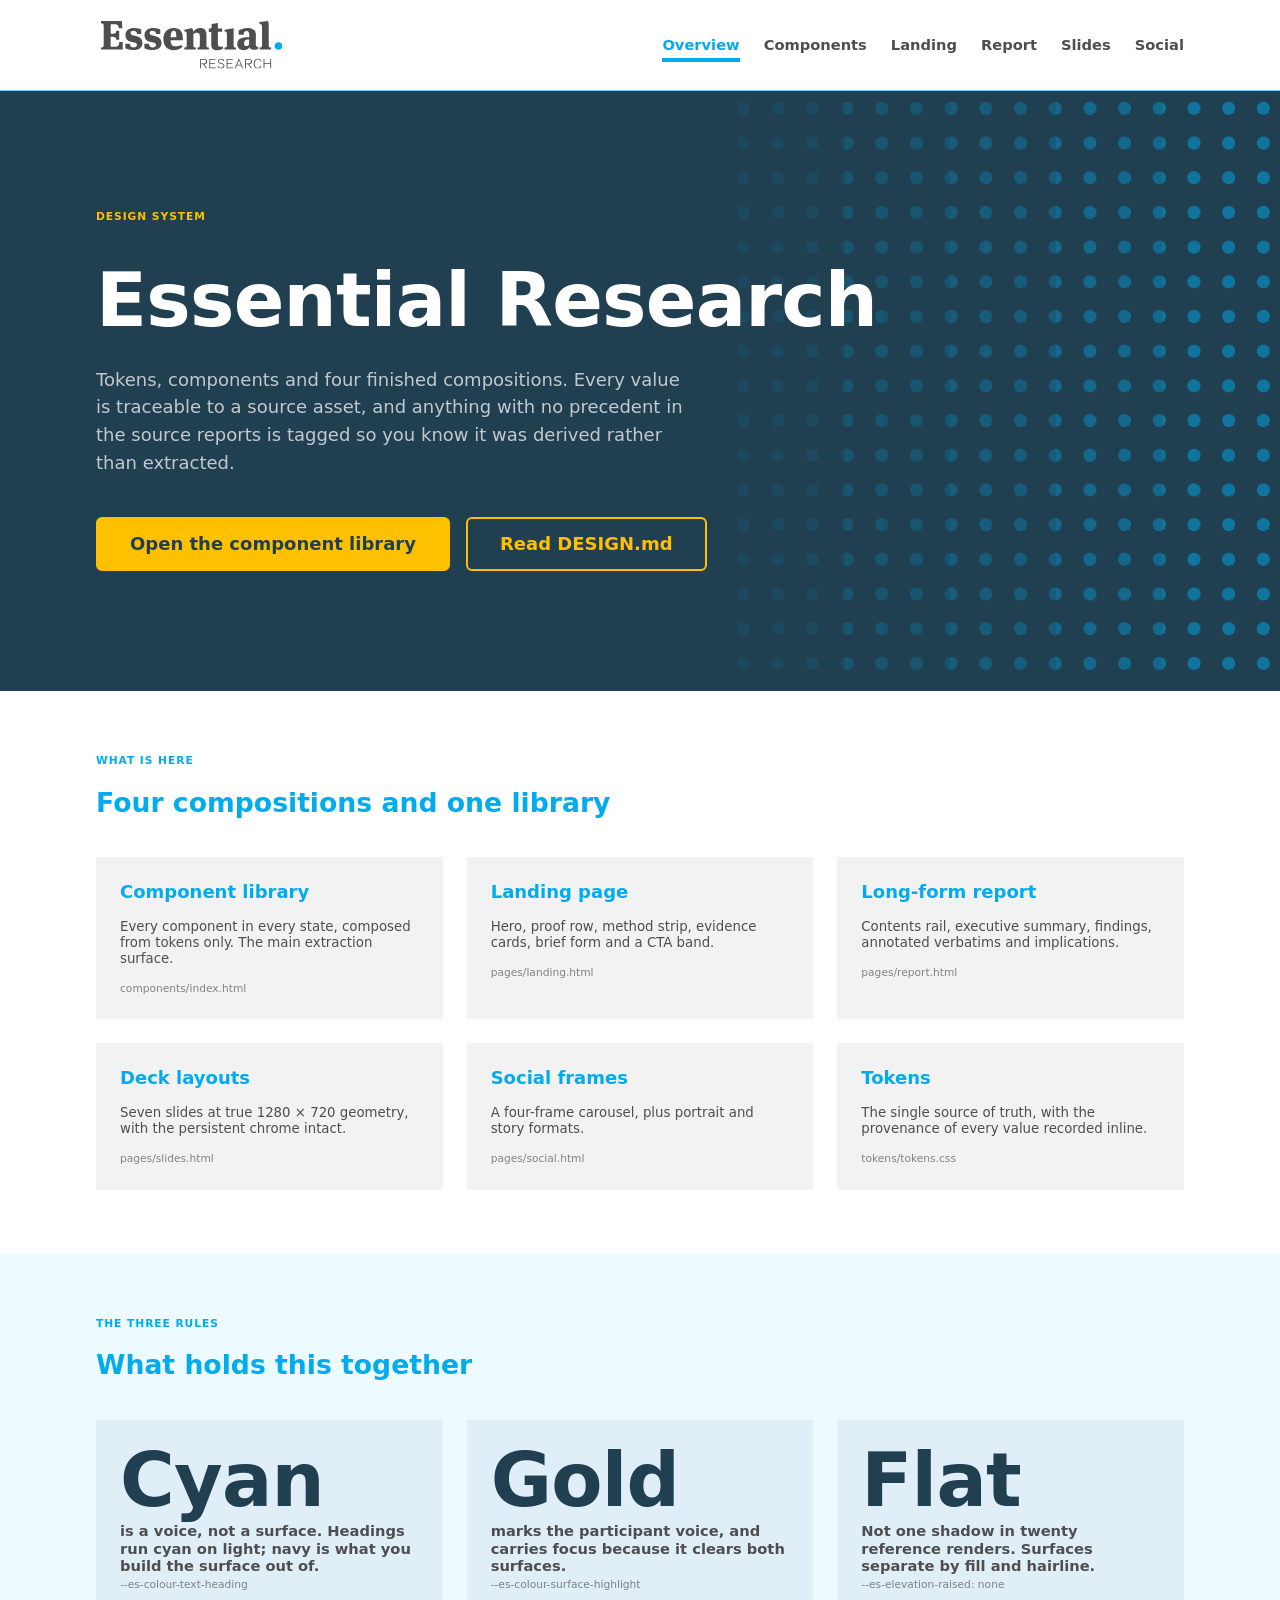
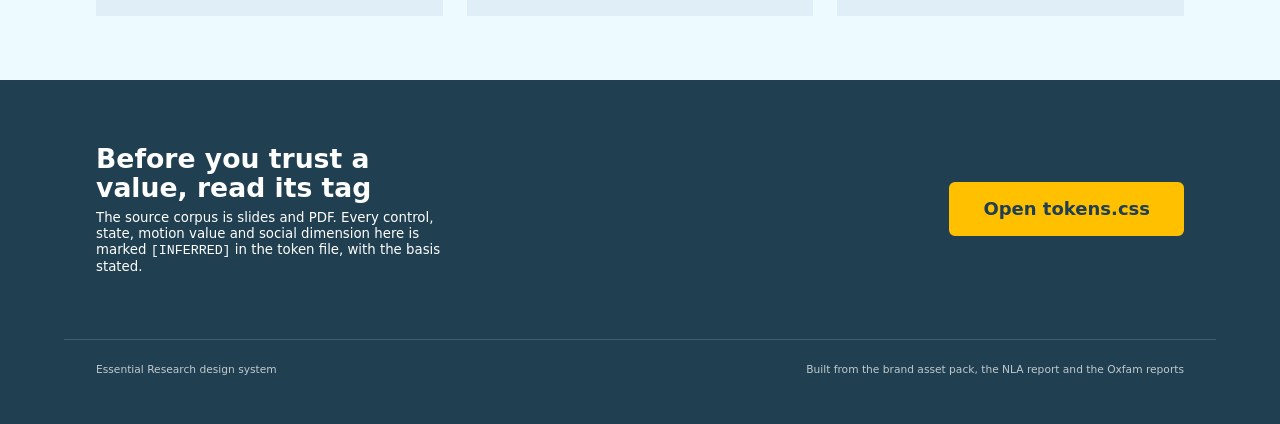
<file: index.html>
<!doctype html>
<html lang="en-AU">
<head>
<meta charset="utf-8">
<meta name="viewport" content="width=device-width, initial-scale=1">
<title>Essential Research design system</title>
<meta name="description" content="Tokens, components and reference compositions for Essential Research.">
<link rel="stylesheet" href="tokens/tokens.css">
<link rel="stylesheet" href="styles/base.css">
<link rel="stylesheet" href="styles/components.css">
<link rel="stylesheet" href="styles/patterns.css">
</head>
<body class="es-page">

<!-- partial:assets/logo/logo-sprite.html -->
<!-- Logo sprite. Inlined so currentColor and --es-logo-dot resolve against
     the surrounding surface scope. Source: assets/logo/essential-research-positive.svg -->
<svg xmlns="http://www.w3.org/2000/svg" style="position:absolute;width:0;height:0;overflow:hidden" aria-hidden="true">
  <symbol id="es-logo" viewBox="0 0 347.2 91.2">
    <g>
        <path fill="currentColor" d="M0,51c3.8,0,5.2-1.1,5.2-5.6V9.7c0-4.5-1.3-5.6-5.2-5.6v-4h39.9l0.9,13.6h-6.4c-1.7-6-2.6-7.6-8.3-7.6h-7.5
        v18.3h4.2c4.9,0,6.1-1.1,6.4-5.6h5.7v16.9h-5.7c-0.3-4.2-1.5-5.6-6.4-5.6h-4.3v19.1h8.9c5,0,7.1-1.8,7.7-9.1h6.5v14.7H0V51z"/>
        <path fill="currentColor" d="M46.6,52.4v-8.7H55c0.6,5.6,3.6,7,7.6,7c3.7,0,6.2-1.4,6.2-4.6c0-3-1.7-4.3-5.2-5l-6.4-1.3
        c-6.7-1.4-10.4-5.7-10.4-12.6c0-9.3,7.4-13.7,16.2-13.7c7.3,0,11.9,1.9,14,2.8v8.6h-7.7c-0.6-4.6-3.4-6-7.3-6
        c-3.3,0-5.3,1.3-5.3,4.2c0,2.4,1.4,3.6,4.2,4.2l6,1.3c7.8,1.7,12.5,6.1,12.5,13.6c0,8.6-6.4,13.4-17.7,13.4
        C53.1,55.8,48.9,53.6,46.6,52.4z"/>
        <path fill="currentColor" d="M83.2,52.4v-8.7h8.3c0.6,5.6,3.6,7,7.6,7c3.7,0,6.2-1.4,6.2-4.6c0-3-1.7-4.3-5.2-5l-6.4-1.3
        c-6.7-1.4-10.4-5.7-10.4-12.6c0-9.3,7.4-13.7,16.2-13.7c7.3,0,11.9,1.9,14,2.8v8.6h-7.7c-0.6-4.6-3.4-6-7.3-6
        c-3.3,0-5.3,1.3-5.3,4.2c0,2.4,1.4,3.6,4.2,4.2l6,1.3c7.8,1.7,12.5,6.1,12.5,13.6c0,8.6-6.4,13.4-17.7,13.4
        C89.7,55.8,85.5,53.6,83.2,52.4z"/>
        <path fill="currentColor" d="M154.2,45.9l2,3.4c-4.4,4.4-9.7,6.5-17,6.5c-12.4,0-19.6-7.8-19.6-21.3c0-13.3,7.8-21,19.5-21
        c12.9,0,17.7,7.5,17.7,19.5v3.7h-23.5c0.3,8.3,3.1,11.9,10.4,11.9C147.1,48.5,150.7,47.7,154.2,45.9z M133.4,30.9h10.9
        c0-9.4-1.3-12.2-5-12.2C135.6,18.6,134,21.5,133.4,30.9z"/>
        <path fill="currentColor" d="M174.3,13.5c0.5,0.8,2.2,3.9,2.4,7.1c3.4-3.9,7.6-7.1,13.8-7.1c6.4,0,11.5,3.8,11.5,12.2v19.8
        c0,4.5,0.8,5.5,4.6,5.5v3.8h-21.9V51c3.8,0,4.6-1,4.6-5.4V28.8c0-4.8-1.9-6.4-5.1-6.4c-3.2,0-5.4,1.3-7.2,2.5v20.6
        c0,4.4,0.8,5.4,4.6,5.4v3.8h-22V51c3.8,0,4.6-1,4.6-5.5V27c0-5.7-0.7-6.5-4.5-6.7v-3.7L174.3,13.5z"/>
        <path fill="currentColor" d="M254,13.9v31.6c0,4.5,0.8,5.5,4.6,5.5v3.8h-22V51c3.8,0,4.6-1,4.6-5.5V27c0-5.7-0.7-6.5-4.5-6.7v-3.7
        L254,13.9z"/>
        <path fill="currentColor" d="M301.3,49.6v3.5c-1.7,1.1-4.9,2.1-8.6,2.1c-4.7,0-7.6-2.1-8.3-5.4c-1.3,2.9-4.6,6-10.9,6
        c-6.9,0-12.5-3.4-12.5-11.6c0-9.3,6.7-13.3,19-13.3c0.9,0,3.1,0.1,4.1,0.2v-3.6c0-5.9-1.5-8.4-5.3-8.4c-4,0-5.1,2.9-5.7,7.2h-9.4
        v-8.3c4.3-2.5,10.8-4.5,17.4-4.5c9.1,0,15.7,4,15.7,13.2c0,2.4-0.3,8.9-0.3,16C296.4,48.5,297.4,49.5,301.3,49.6z M281.1,35.6
        c-4.6,0-7.1,2.3-7.1,6.8c0,4.2,1.6,5.5,4.2,5.5c1.6,0,4.1-0.8,5.4-2.4l0.2-10H281.1z"/>
        <path fill="currentColor" d="M206.5,14.5L206.5,14.5l0,6.4h4.7v23.5c0,8.8,4.1,11.5,11.5,11.5c4.7,0,8.2-1,11.4-3l-1.3-4.4
        c-1.8,0.7-3.1,1-4.5,1c-3.9,0-4.4-2.4-4.4-8.1V20.8h8.2v-6.4h-8.2V4L212,5.8v4.1C212,13.7,211,14.5,206.5,14.5L206.5,14.5z"/>
        <path fill="currentColor" d="M319.7,0c0.4,0.6,1.6,2.7,1.6,7.8v37.7c0,4.5,0.8,5.5,4.6,5.5v3.8h-22V51c3.8,0,4.6-1,4.6-5.5V12.4
        c0-5.7-1.1-6.5-4.9-6.7V2L319.7,0z"/>
        <path fill="var(--es-logo-dot, #00ACED)" d="M339.8,55.2c-4,0-7.4-3.2-7.4-7.3c0-4,3.4-7.3,7.5-7.3c4.2,0,7.3,3.3,7.3,7.3
        C347.2,52,343.9,55.2,339.8,55.2z"/>
    </g>
    <g>
        <g>
        <path fill="currentColor" d="M203.6,90.8h-2.1l-5.7-8h-4.2v8h-1.7V72.7h5.1c3.1,0,3.9,0,5.1,0.4c3,1,3.2,3.9,3.2,4.8
        c0,1.9-0.8,2.9-1.4,3.5c-1.3,1.2-3,1.3-4,1.4L203.6,90.8z M191.5,81.3h4.2c1.2,0,2.3,0,3-0.2c1.9-0.4,2.6-1.8,2.6-3.3
        c0-1.8-0.9-3.1-2.6-3.4c-0.5-0.1-0.7-0.1-3-0.1h-4.2V81.3z"/>
        <path fill="currentColor" d="M219.9,90.8h-12.4v-18h11.8v1.6h-10.1v6.4h9.1v1.6h-9.1v6.9h10.7V90.8z"/>
        <path fill="currentColor" d="M234.5,77.1c-0.2-0.5-0.4-1.1-0.8-1.6c-0.9-1.3-2.3-1.8-3.9-1.8c-1.9,0-4.2,0.8-4.2,3.2c0,2.2,2,2.8,3,3.1
        c0.5,0.2,3.1,0.8,3.7,1c1,0.3,4.2,1.4,4.2,4.8c0,2.5-2.1,5.4-6.7,5.4c-1.9,0-3.3-0.5-4.2-1.1c-1.4-0.9-2.1-2.2-2.5-3.9l1.7-0.9
        c0,0.7,0.1,1.5,0.4,2.1c0.8,1.7,2.7,2.3,4.5,2.3c3.5,0,5-1.9,5-3.8c0-1.3-0.6-2-1.1-2.4c-0.8-0.7-1.9-0.9-4.2-1.6
        c-2.6-0.7-5.4-1.6-5.4-5c0-3.5,3.1-4.7,5.9-4.7c4.6,0,5.8,3,6.2,4L234.5,77.1z"/>
        <path fill="currentColor" d="M253,90.8h-12.4v-18h11.8v1.6h-10.1v6.4h9.1v1.6h-9.1v6.9H253V90.8z"/>
        <path fill="currentColor" d="M272.1,90.8h-1.9l-2.1-5.4h-8.1l-2,5.4h-1.9l7.4-18h1.4L272.1,90.8z M267.7,84l-3.5-9.2l-3.5,9.2H267.7z"
        />
        <path fill="currentColor" d="M289.6,90.8h-2.1l-5.7-8h-4.2v8h-1.7V72.7h5.1c3.1,0,3.9,0,5.1,0.4c3,1,3.2,3.9,3.2,4.8
        c0,1.9-0.8,2.9-1.4,3.5c-1.3,1.2-3,1.3-4,1.4L289.6,90.8z M277.5,81.3h4.2c1.2,0,2.3,0,3-0.2c1.9-0.4,2.6-1.8,2.6-3.3
        c0-1.8-0.9-3.1-2.6-3.4c-0.5-0.1-0.7-0.1-3-0.1h-4.2V81.3z"/>
        <path fill="currentColor" d="M307.2,86.8c-1.7,3.8-4.4,4.4-6.7,4.4c-1.3,0-3.9-0.2-5.8-2.4c-1.4-1.6-2.1-4.1-2.1-6.9
        c0-3.8,1.4-9.6,7.7-9.6c4.9,0,6.2,2.9,7,4.7l-1.7,0.9c-0.3-1.5-1.2-2.6-1.9-3.1c-1.2-0.9-2.6-0.9-3.3-0.9c-1.9,0-3.3,0.6-4.4,2.1
        c-1.3,1.7-1.6,3.8-1.6,5.7c0,1.2,0.2,4.2,1.5,5.9c1.4,1.9,3.5,2.1,4.8,2.1c0.9,0,1.9-0.1,2.8-0.8c0.6-0.4,1.6-1.5,2.1-3.1
        L307.2,86.8z"/>
        <path fill="currentColor" d="M325.9,90.8h-1.7v-8.5h-11.1v8.5h-1.7v-18h1.7v8.1h11.1v-8.1h1.7V90.8z"/>
        </g>
    </g>
  </symbol>
</svg>
<!-- /partial -->

<header class="es-header">
  <div class="es-header__inner">
    <a href="index.html" class="es-logo" aria-label="Essential Research design system"><svg class="es-logo__svg" viewBox="0 0 347.2 91.2"><use href="#es-logo"/></svg></a>
    <nav class="es-nav" aria-label="Primary">
      <a class="es-nav__link" href="index.html" aria-current="page">Overview</a>
      <a class="es-nav__link" href="components/index.html">Components</a>
      <a class="es-nav__link" href="pages/landing.html">Landing</a>
      <a class="es-nav__link" href="pages/report.html">Report</a>
      <a class="es-nav__link" href="pages/slides.html">Slides</a>
      <a class="es-nav__link" href="pages/social.html">Social</a>
    </nav>
  </div>
</header>

<main>
  <section class="es-hero" data-surface="inverse">
    <div class="es-dots es-hero__pattern" aria-hidden="true"></div>
    <div class="es-hero__inner">
      <p class="es-eyebrow">Design system</p>
      <h1 class="es-display es-hero__copy">Essential Research</h1>
      <p class="es-hero__standfirst">
        Tokens, components and four finished compositions. Every value is traceable to a source
        asset, and anything with no precedent in the source reports is tagged so you know it was
        derived rather than extracted.
      </p>
      <div class="es-button-group es-hero__actions">
        <a class="es-button es-button--highlight es-button--lg" href="components/index.html">Open the component library</a>
        <a class="es-button es-button--outline es-button--lg" href="DESIGN.md">Read DESIGN.md</a>
      </div>
    </div>
  </section>

  <section class="es-section">
    <div class="es-section__inner">
      <div class="es-section__head">
        <p class="es-eyebrow">What is here</p>
        <h2 class="es-heading">Four compositions and one library</h2>
      </div>
      <div class="es-card-grid">
        <a class="es-card" href="components/index.html">
          <div class="es-card__body">
            <p class="es-card__title">Component library</p>
            <p class="es-body">Every component in every state, composed from tokens only. The main extraction surface.</p>
            <p class="es-card__meta">components/index.html</p>
          </div>
        </a>
        <a class="es-card" href="pages/landing.html">
          <div class="es-card__body">
            <p class="es-card__title">Landing page</p>
            <p class="es-body">Hero, proof row, method strip, evidence cards, brief form and a CTA band.</p>
            <p class="es-card__meta">pages/landing.html</p>
          </div>
        </a>
        <a class="es-card" href="pages/report.html">
          <div class="es-card__body">
            <p class="es-card__title">Long-form report</p>
            <p class="es-body">Contents rail, executive summary, findings, annotated verbatims and implications.</p>
            <p class="es-card__meta">pages/report.html</p>
          </div>
        </a>
        <a class="es-card" href="pages/slides.html">
          <div class="es-card__body">
            <p class="es-card__title">Deck layouts</p>
            <p class="es-body">Seven slides at true 1280 &times; 720 geometry, with the persistent chrome intact.</p>
            <p class="es-card__meta">pages/slides.html</p>
          </div>
        </a>
        <a class="es-card" href="pages/social.html">
          <div class="es-card__body">
            <p class="es-card__title">Social frames</p>
            <p class="es-body">A four-frame carousel, plus portrait and story formats.</p>
            <p class="es-card__meta">pages/social.html</p>
          </div>
        </a>
        <a class="es-card" href="tokens/tokens.css">
          <div class="es-card__body">
            <p class="es-card__title">Tokens</p>
            <p class="es-body">The single source of truth, with the provenance of every value recorded inline.</p>
            <p class="es-card__meta">tokens/tokens.css</p>
          </div>
        </a>
      </div>
    </div>
  </section>

  <section class="es-section" data-surface="wash">
    <div class="es-section__inner">
      <div class="es-section__head">
        <p class="es-eyebrow">The three rules</p>
        <h2 class="es-heading">What holds this together</h2>
      </div>
      <div class="es-stat-row">
        <div class="es-stat">
          <p class="es-stat__value">Cyan</p>
          <p class="es-stat__label">is a voice, not a surface. Headings run cyan on light; navy is what you build the surface out of.</p>
          <p class="es-stat__base">--es-colour-text-heading</p>
        </div>
        <div class="es-stat">
          <p class="es-stat__value">Gold</p>
          <p class="es-stat__label">marks the participant voice, and carries focus because it clears both surfaces.</p>
          <p class="es-stat__base">--es-colour-surface-highlight</p>
        </div>
        <div class="es-stat">
          <p class="es-stat__value">Flat</p>
          <p class="es-stat__label">Not one shadow in twenty reference renders. Surfaces separate by fill and hairline.</p>
          <p class="es-stat__base">--es-elevation-raised: none</p>
        </div>
      </div>
    </div>
  </section>

  <section class="es-cta" data-tone="inverse">
    <div class="es-cta__inner">
      <div class="es-cta__copy">
        <p class="es-cta__title">Before you trust a value, read its tag</p>
        <p class="es-body">The source corpus is slides and PDF. Every control, state, motion value and social dimension here is marked <code>[INFERRED]</code> in the token file, with the basis stated.</p>
      </div>
      <a class="es-button es-button--highlight es-button--lg" href="tokens/tokens.css">Open tokens.css</a>
    </div>
  </section>
</main>

<footer class="es-footer">
  <div class="es-footer__colophon">
    <span>Essential Research design system</span>
    <span>Built from the brand asset pack, the NLA report and the Oxfam reports</span>
  </div>
</footer>

</body>
</html>
</file>
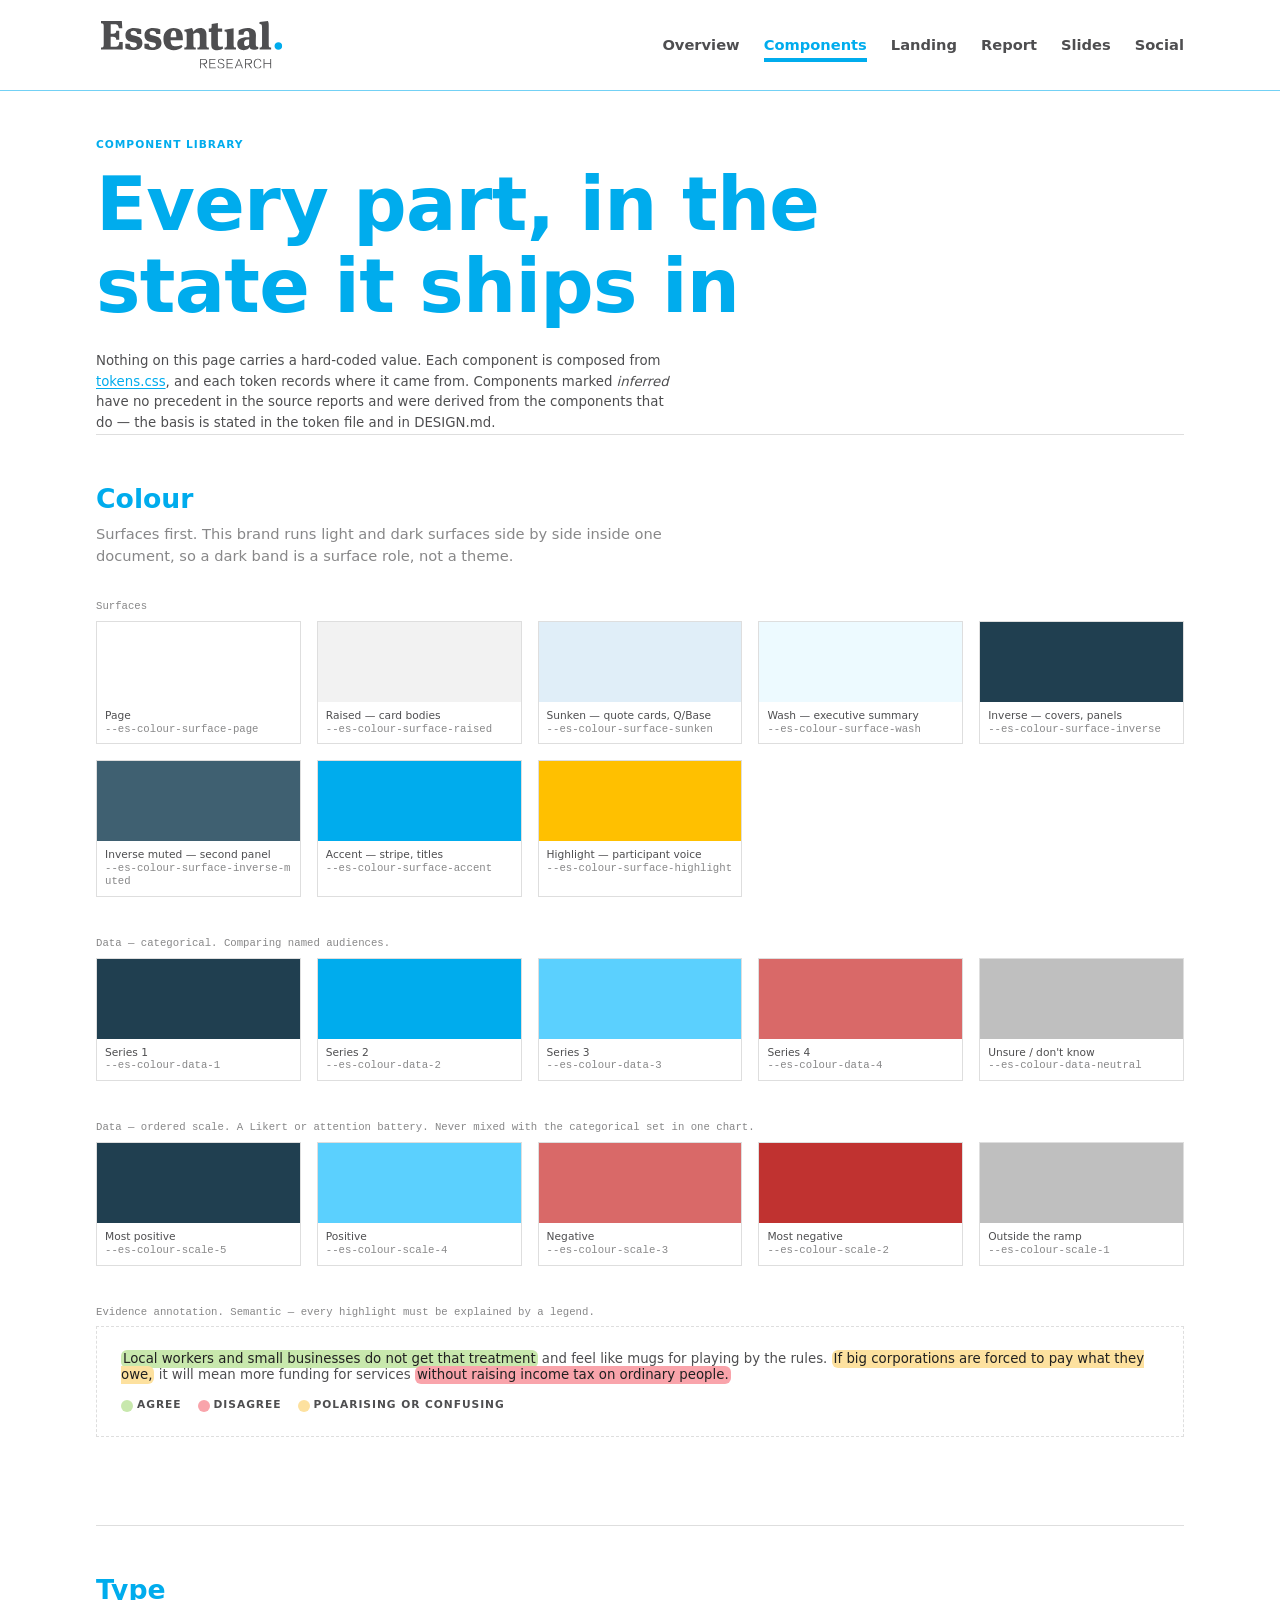
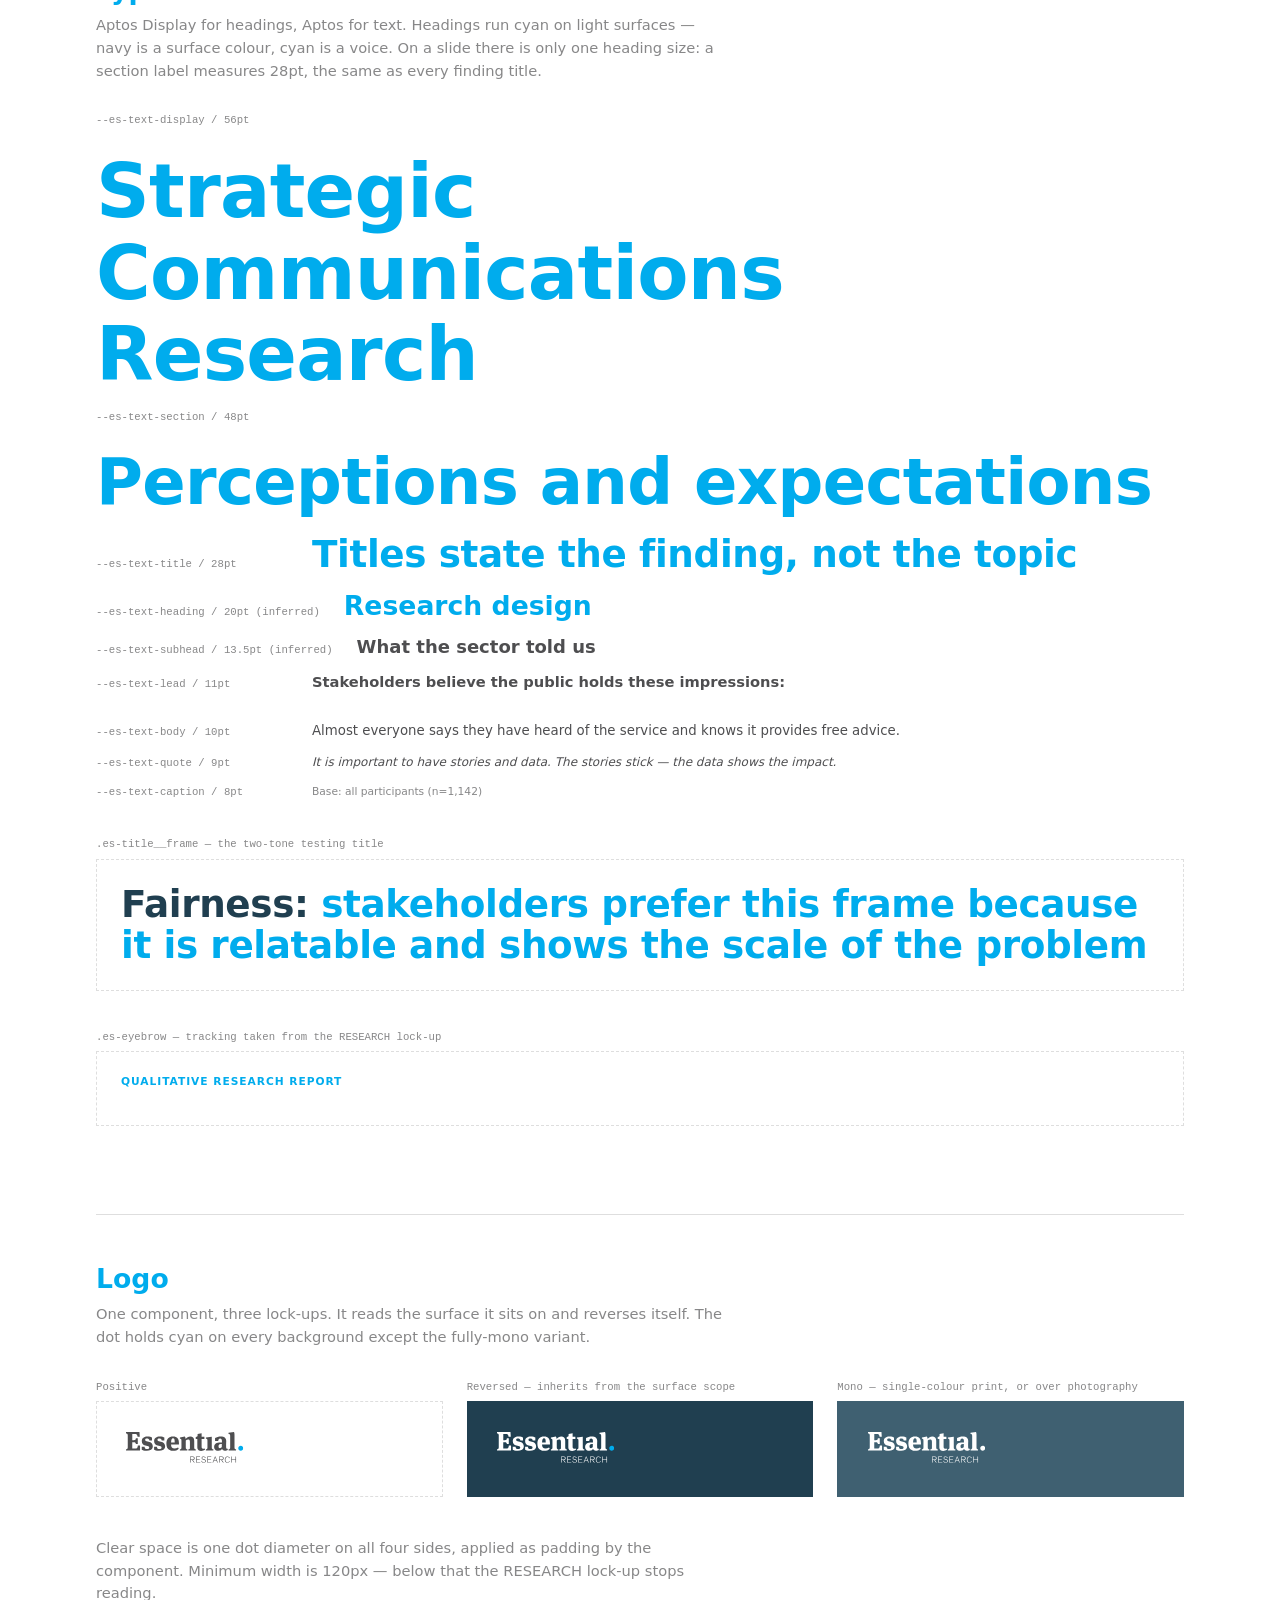
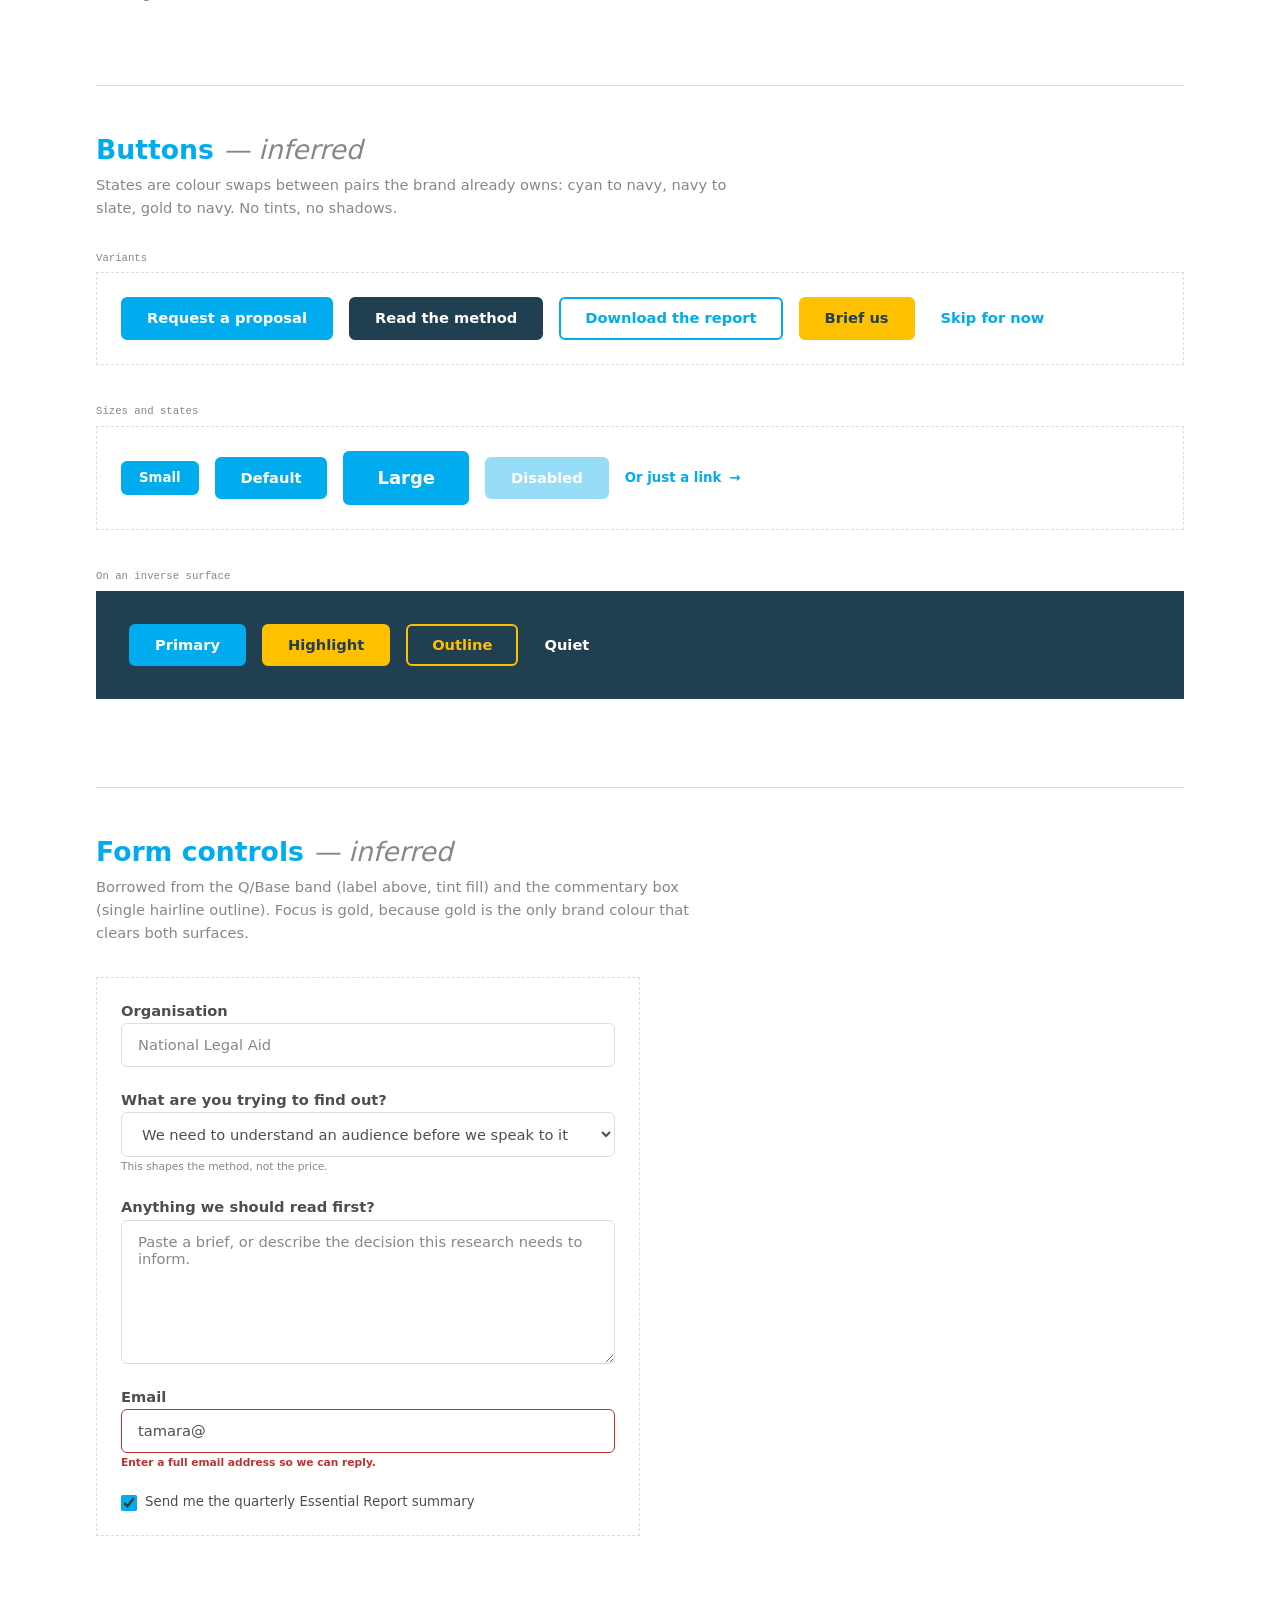
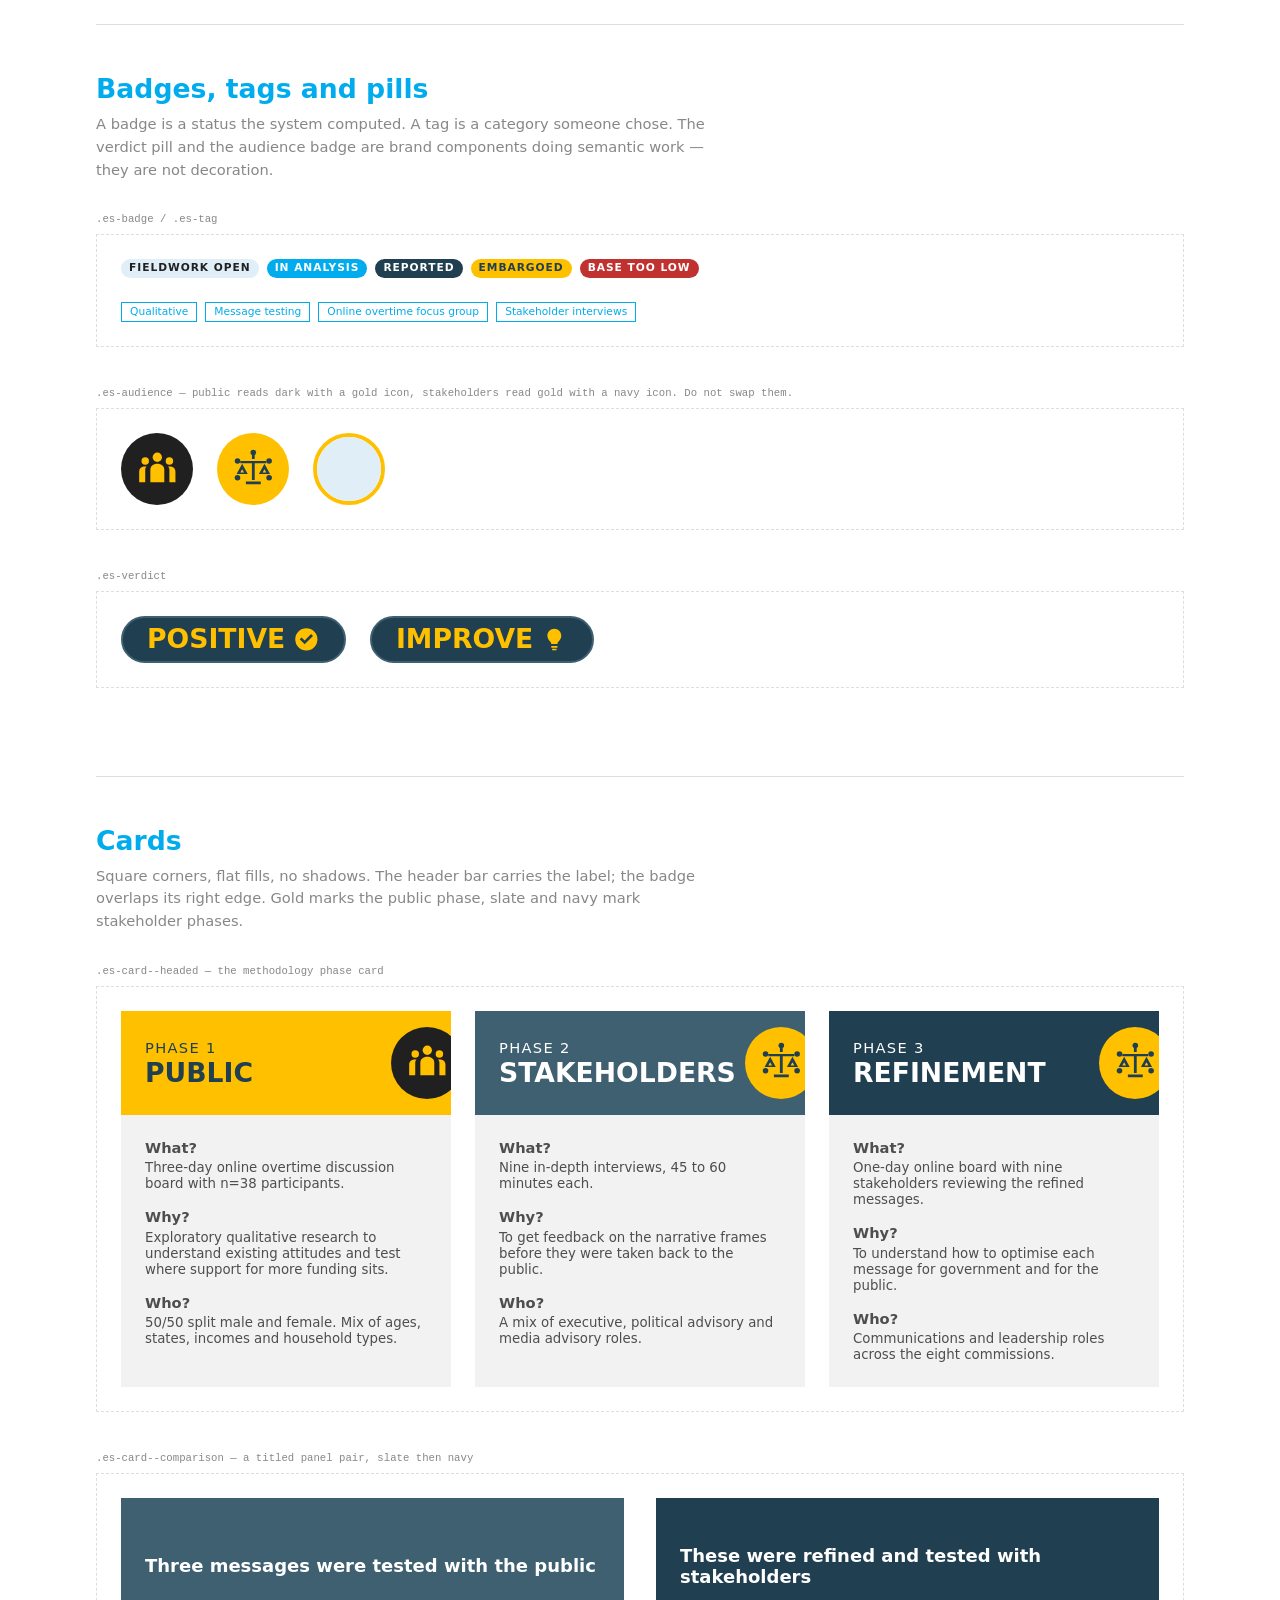
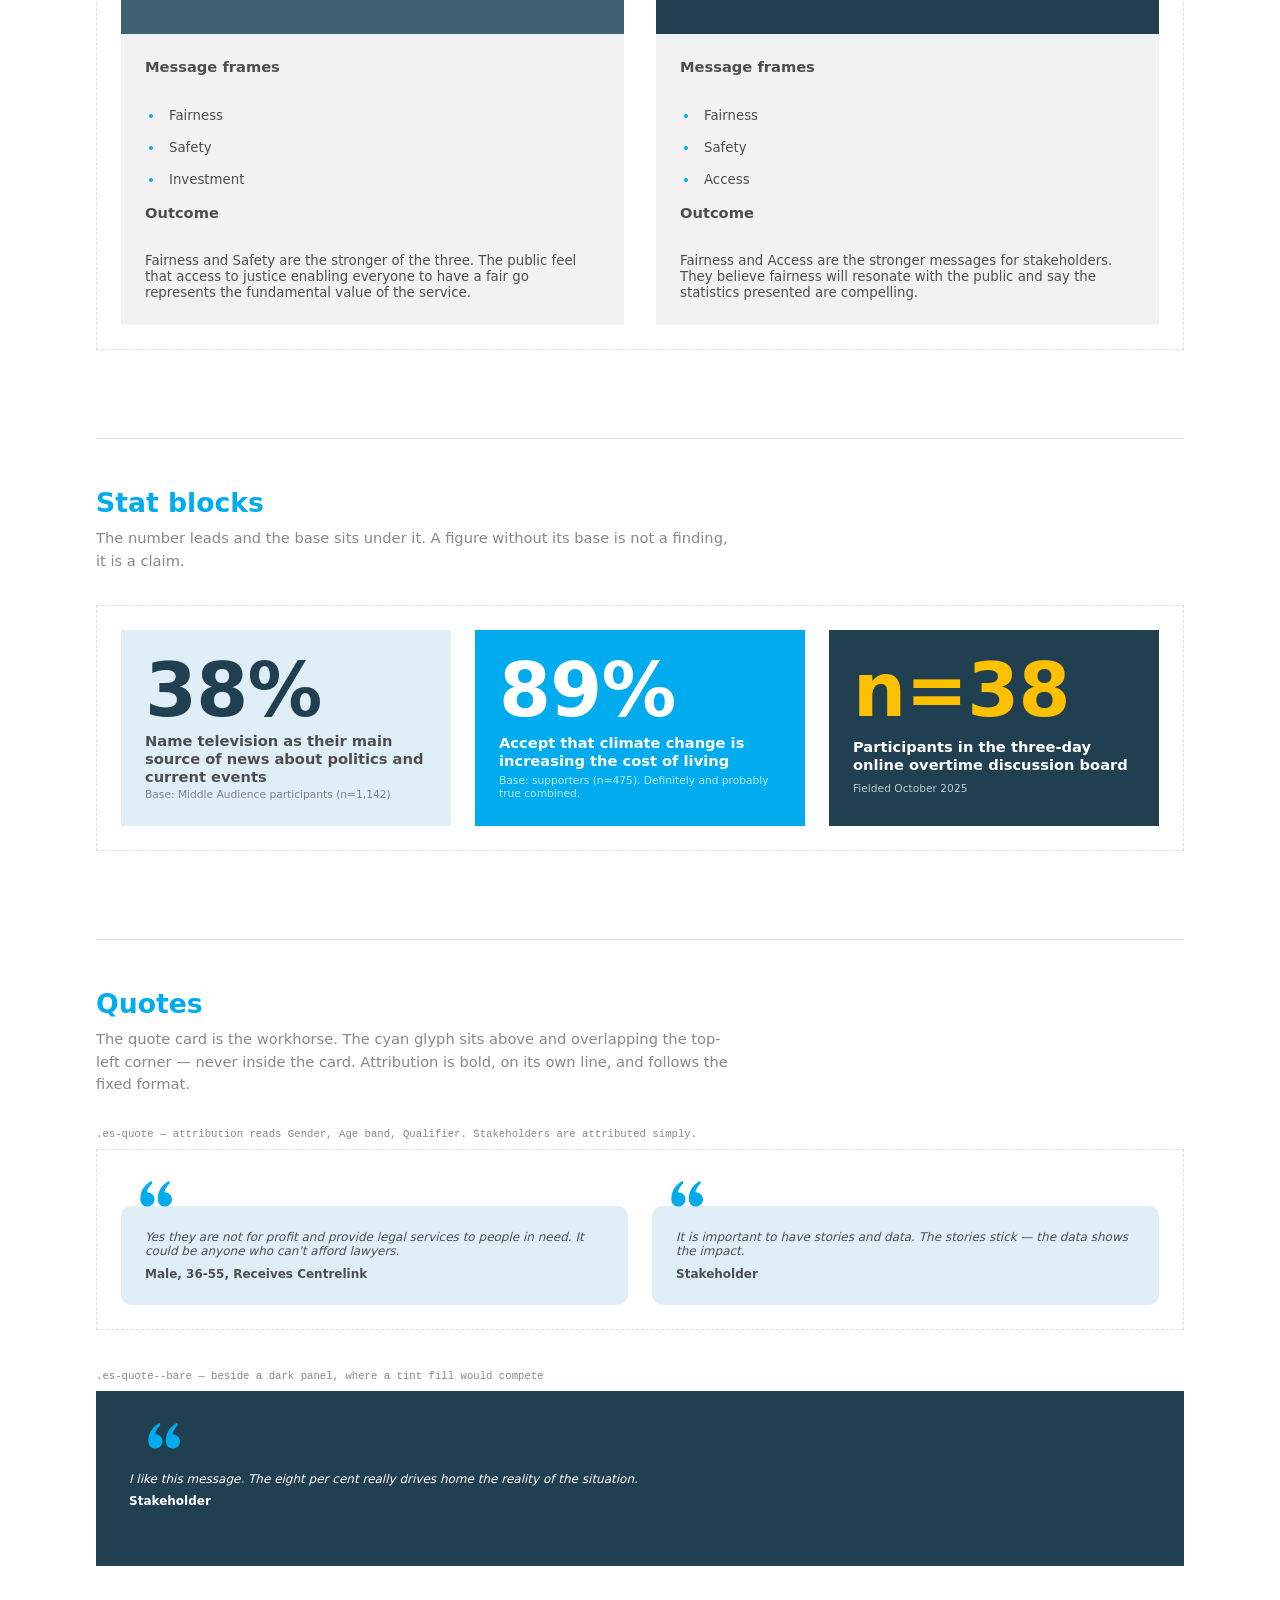
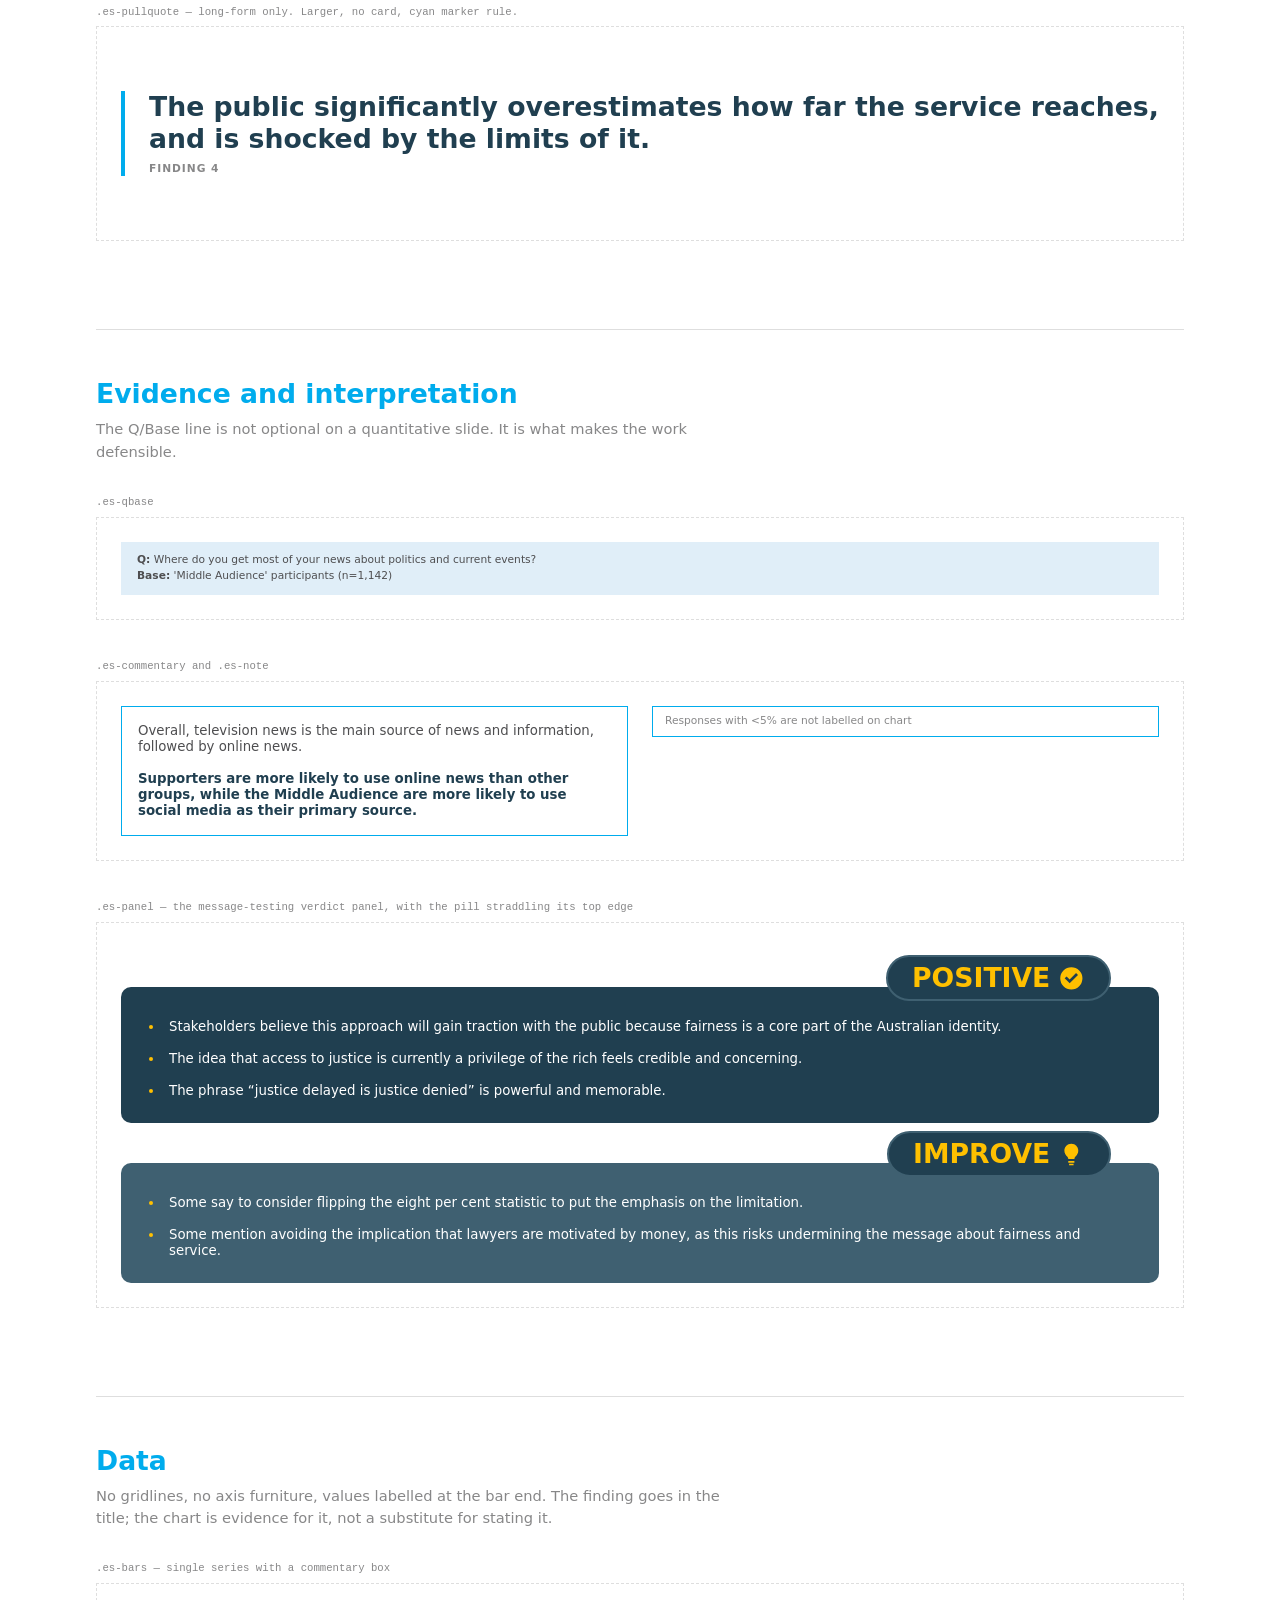
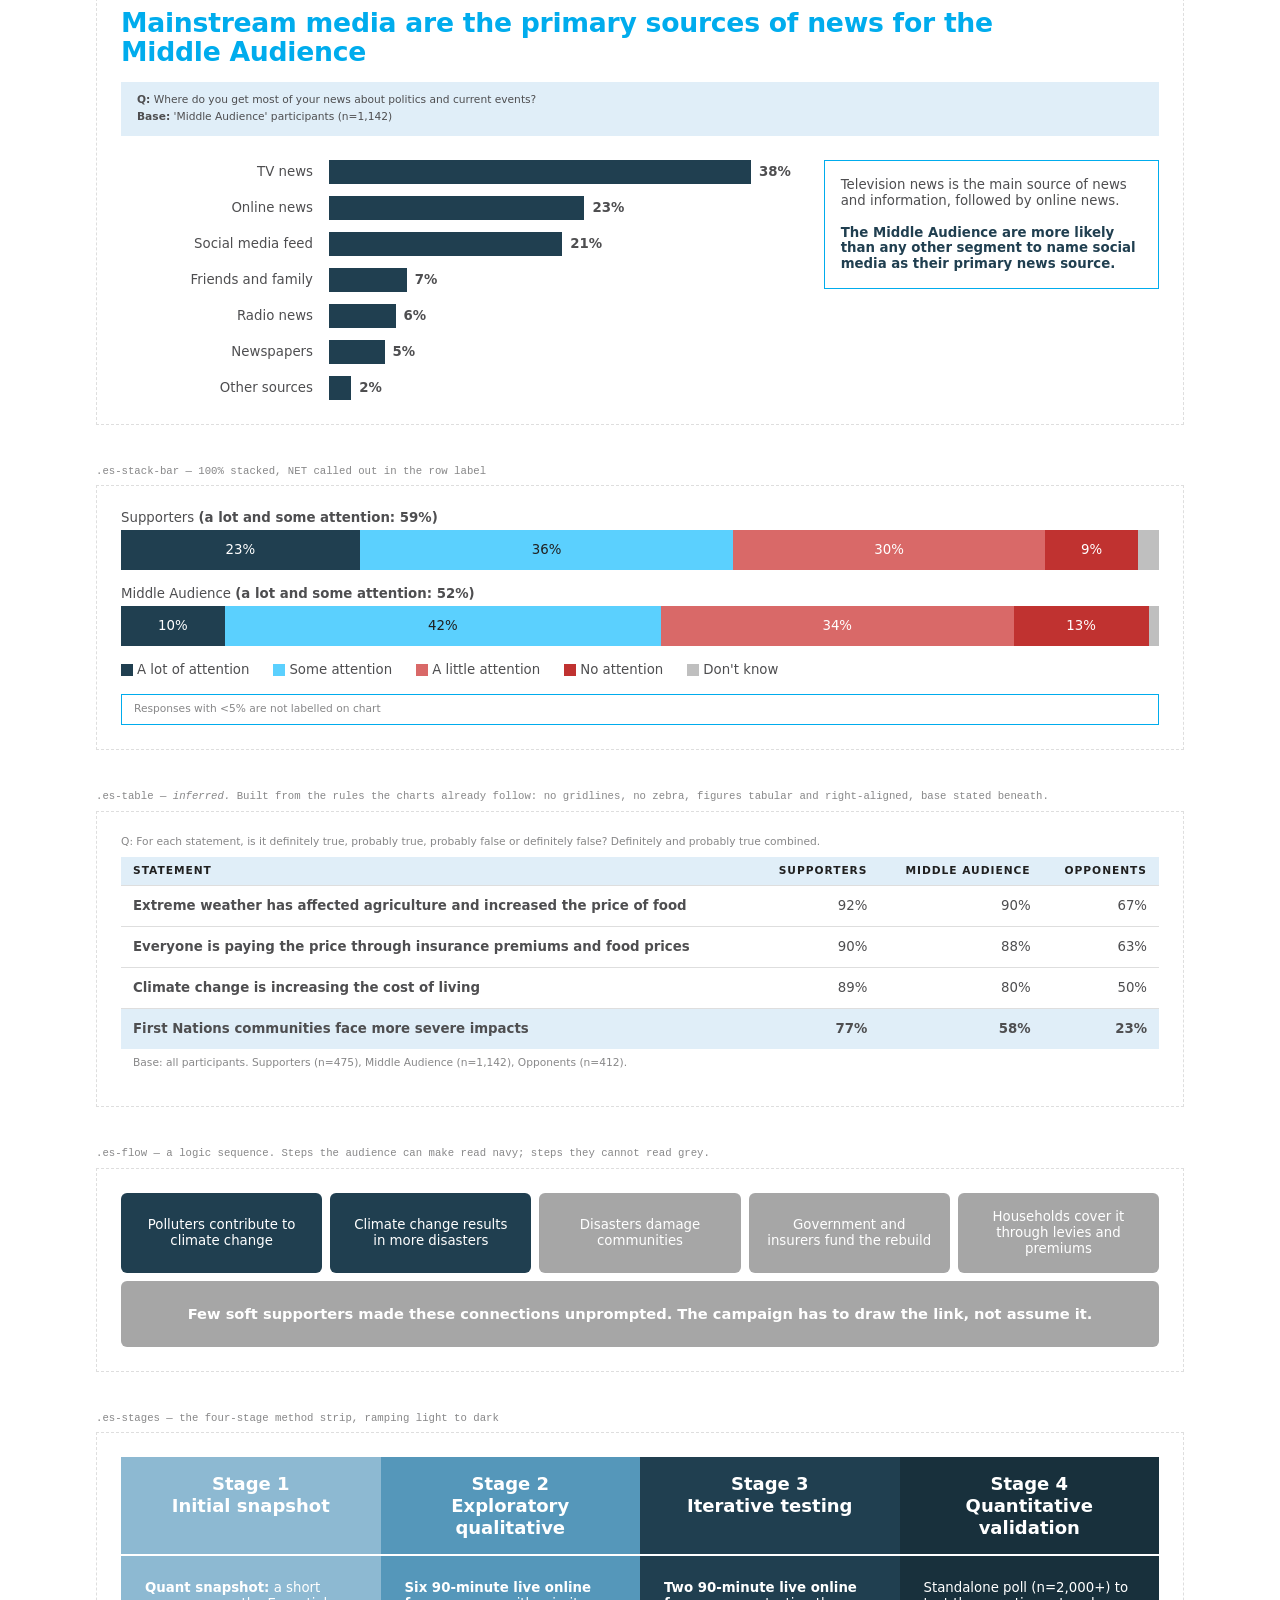
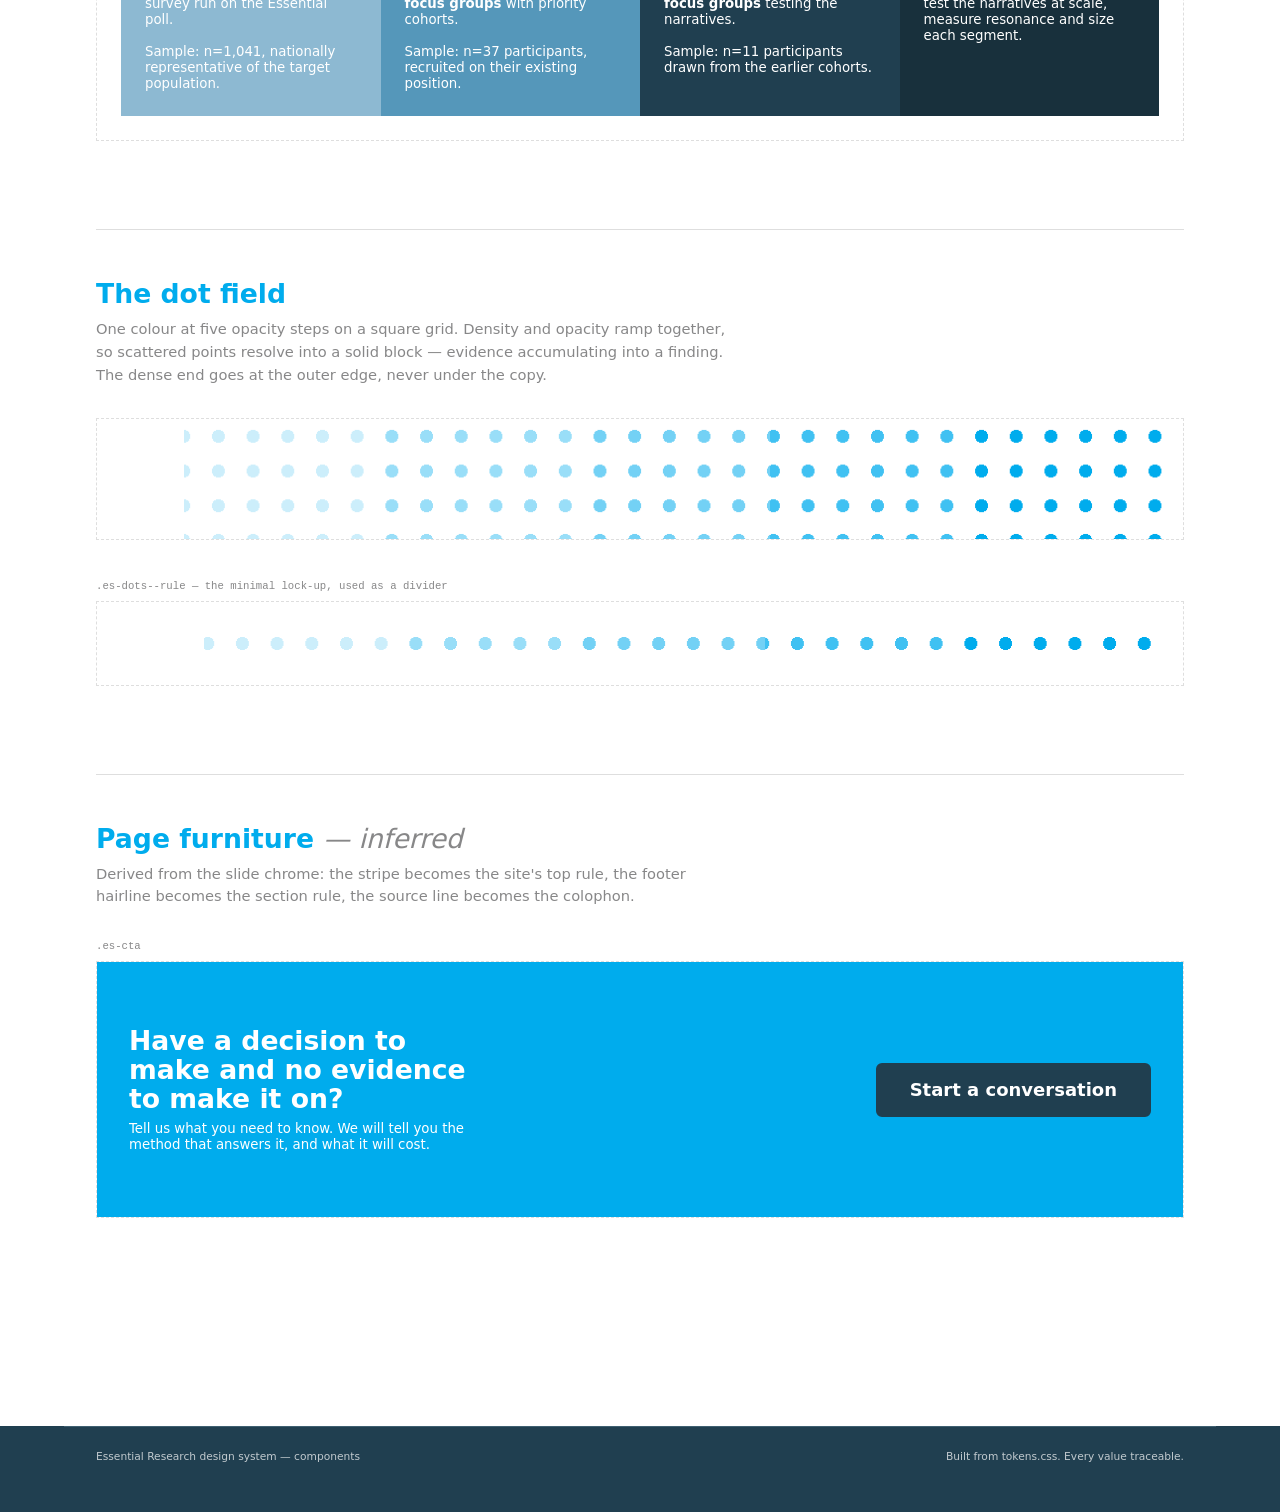
<file: components/index.html>
<!doctype html>
<html lang="en-AU">
<head>
<meta charset="utf-8">
<meta name="viewport" content="width=device-width, initial-scale=1">
<title>Components — Essential Research</title>
<link rel="stylesheet" href="../tokens/tokens.css">
<link rel="stylesheet" href="../styles/base.css">
<link rel="stylesheet" href="../styles/components.css">
<link rel="stylesheet" href="../styles/patterns.css">
<style>
  /* Gallery chrome only. Nothing here is part of the design system. */
  .gal { max-width: var(--es-layout-content-max); margin-inline: auto; padding: var(--es-space-2xl) var(--es-space-lg) var(--es-space-5xl); }
  .gal__group { padding-block: var(--es-space-2xl); border-top: var(--es-border-hairline) solid var(--es-colour-border-subtle); }
  .gal__group > h2 { font-family: var(--es-font-display); font-size: var(--es-text-heading); color: var(--es-colour-text-heading); margin-bottom: var(--es-space-2xs); }
  .gal__group > p { max-width: var(--es-layout-measure); color: var(--es-colour-text-muted); font-size: var(--es-text-lead); line-height: var(--es-leading-normal); margin-bottom: var(--es-space-lg); }
  .gal__item { margin-bottom: var(--es-space-xl); }
  .gal__name { font-family: var(--es-font-mono); font-size: var(--es-text-caption); color: var(--es-colour-text-muted); margin-bottom: var(--es-space-2xs); }
  .gal__demo { padding: var(--es-space-md); border: var(--es-border-hairline) dashed var(--es-colour-border-subtle); }
  .gal__demo[data-surface] { border-color: transparent; }
  .gal__swatches { display: grid; grid-template-columns: repeat(auto-fill, minmax(11rem, 1fr)); gap: var(--es-space-sm); }
  .gal__swatch { border: var(--es-border-hairline) solid var(--es-colour-border-subtle); }
  .gal__chip { height: var(--es-space-4xl); }
  .gal__meta { padding: var(--es-space-2xs); font-size: var(--es-text-caption); line-height: var(--es-leading-snug); }
  .gal__meta code { font-family: var(--es-font-mono); display: block; color: var(--es-colour-text-muted); word-break: break-all; }
  .gal__scale { display: grid; gap: var(--es-space-sm); }
  .gal__scale > div { display: flex; flex-wrap: wrap; align-items: baseline; gap: var(--es-space-md); }
  .gal__scale span:first-child { font-family: var(--es-font-mono); font-size: var(--es-text-caption); color: var(--es-colour-text-muted); min-width: min(12rem, 100%); flex: none; }
</style>
</head>
<body>

<!-- partial:assets/logo/logo-sprite.html -->
<!-- Logo sprite. Inlined so currentColor and --es-logo-dot resolve against
     the surrounding surface scope. Source: assets/logo/essential-research-positive.svg -->
<svg xmlns="http://www.w3.org/2000/svg" style="position:absolute;width:0;height:0;overflow:hidden" aria-hidden="true">
  <symbol id="es-logo" viewBox="0 0 347.2 91.2">
    <g>
        <path fill="currentColor" d="M0,51c3.8,0,5.2-1.1,5.2-5.6V9.7c0-4.5-1.3-5.6-5.2-5.6v-4h39.9l0.9,13.6h-6.4c-1.7-6-2.6-7.6-8.3-7.6h-7.5
        v18.3h4.2c4.9,0,6.1-1.1,6.4-5.6h5.7v16.9h-5.7c-0.3-4.2-1.5-5.6-6.4-5.6h-4.3v19.1h8.9c5,0,7.1-1.8,7.7-9.1h6.5v14.7H0V51z"/>
        <path fill="currentColor" d="M46.6,52.4v-8.7H55c0.6,5.6,3.6,7,7.6,7c3.7,0,6.2-1.4,6.2-4.6c0-3-1.7-4.3-5.2-5l-6.4-1.3
        c-6.7-1.4-10.4-5.7-10.4-12.6c0-9.3,7.4-13.7,16.2-13.7c7.3,0,11.9,1.9,14,2.8v8.6h-7.7c-0.6-4.6-3.4-6-7.3-6
        c-3.3,0-5.3,1.3-5.3,4.2c0,2.4,1.4,3.6,4.2,4.2l6,1.3c7.8,1.7,12.5,6.1,12.5,13.6c0,8.6-6.4,13.4-17.7,13.4
        C53.1,55.8,48.9,53.6,46.6,52.4z"/>
        <path fill="currentColor" d="M83.2,52.4v-8.7h8.3c0.6,5.6,3.6,7,7.6,7c3.7,0,6.2-1.4,6.2-4.6c0-3-1.7-4.3-5.2-5l-6.4-1.3
        c-6.7-1.4-10.4-5.7-10.4-12.6c0-9.3,7.4-13.7,16.2-13.7c7.3,0,11.9,1.9,14,2.8v8.6h-7.7c-0.6-4.6-3.4-6-7.3-6
        c-3.3,0-5.3,1.3-5.3,4.2c0,2.4,1.4,3.6,4.2,4.2l6,1.3c7.8,1.7,12.5,6.1,12.5,13.6c0,8.6-6.4,13.4-17.7,13.4
        C89.7,55.8,85.5,53.6,83.2,52.4z"/>
        <path fill="currentColor" d="M154.2,45.9l2,3.4c-4.4,4.4-9.7,6.5-17,6.5c-12.4,0-19.6-7.8-19.6-21.3c0-13.3,7.8-21,19.5-21
        c12.9,0,17.7,7.5,17.7,19.5v3.7h-23.5c0.3,8.3,3.1,11.9,10.4,11.9C147.1,48.5,150.7,47.7,154.2,45.9z M133.4,30.9h10.9
        c0-9.4-1.3-12.2-5-12.2C135.6,18.6,134,21.5,133.4,30.9z"/>
        <path fill="currentColor" d="M174.3,13.5c0.5,0.8,2.2,3.9,2.4,7.1c3.4-3.9,7.6-7.1,13.8-7.1c6.4,0,11.5,3.8,11.5,12.2v19.8
        c0,4.5,0.8,5.5,4.6,5.5v3.8h-21.9V51c3.8,0,4.6-1,4.6-5.4V28.8c0-4.8-1.9-6.4-5.1-6.4c-3.2,0-5.4,1.3-7.2,2.5v20.6
        c0,4.4,0.8,5.4,4.6,5.4v3.8h-22V51c3.8,0,4.6-1,4.6-5.5V27c0-5.7-0.7-6.5-4.5-6.7v-3.7L174.3,13.5z"/>
        <path fill="currentColor" d="M254,13.9v31.6c0,4.5,0.8,5.5,4.6,5.5v3.8h-22V51c3.8,0,4.6-1,4.6-5.5V27c0-5.7-0.7-6.5-4.5-6.7v-3.7
        L254,13.9z"/>
        <path fill="currentColor" d="M301.3,49.6v3.5c-1.7,1.1-4.9,2.1-8.6,2.1c-4.7,0-7.6-2.1-8.3-5.4c-1.3,2.9-4.6,6-10.9,6
        c-6.9,0-12.5-3.4-12.5-11.6c0-9.3,6.7-13.3,19-13.3c0.9,0,3.1,0.1,4.1,0.2v-3.6c0-5.9-1.5-8.4-5.3-8.4c-4,0-5.1,2.9-5.7,7.2h-9.4
        v-8.3c4.3-2.5,10.8-4.5,17.4-4.5c9.1,0,15.7,4,15.7,13.2c0,2.4-0.3,8.9-0.3,16C296.4,48.5,297.4,49.5,301.3,49.6z M281.1,35.6
        c-4.6,0-7.1,2.3-7.1,6.8c0,4.2,1.6,5.5,4.2,5.5c1.6,0,4.1-0.8,5.4-2.4l0.2-10H281.1z"/>
        <path fill="currentColor" d="M206.5,14.5L206.5,14.5l0,6.4h4.7v23.5c0,8.8,4.1,11.5,11.5,11.5c4.7,0,8.2-1,11.4-3l-1.3-4.4
        c-1.8,0.7-3.1,1-4.5,1c-3.9,0-4.4-2.4-4.4-8.1V20.8h8.2v-6.4h-8.2V4L212,5.8v4.1C212,13.7,211,14.5,206.5,14.5L206.5,14.5z"/>
        <path fill="currentColor" d="M319.7,0c0.4,0.6,1.6,2.7,1.6,7.8v37.7c0,4.5,0.8,5.5,4.6,5.5v3.8h-22V51c3.8,0,4.6-1,4.6-5.5V12.4
        c0-5.7-1.1-6.5-4.9-6.7V2L319.7,0z"/>
        <path fill="var(--es-logo-dot, #00ACED)" d="M339.8,55.2c-4,0-7.4-3.2-7.4-7.3c0-4,3.4-7.3,7.5-7.3c4.2,0,7.3,3.3,7.3,7.3
        C347.2,52,343.9,55.2,339.8,55.2z"/>
    </g>
    <g>
        <g>
        <path fill="currentColor" d="M203.6,90.8h-2.1l-5.7-8h-4.2v8h-1.7V72.7h5.1c3.1,0,3.9,0,5.1,0.4c3,1,3.2,3.9,3.2,4.8
        c0,1.9-0.8,2.9-1.4,3.5c-1.3,1.2-3,1.3-4,1.4L203.6,90.8z M191.5,81.3h4.2c1.2,0,2.3,0,3-0.2c1.9-0.4,2.6-1.8,2.6-3.3
        c0-1.8-0.9-3.1-2.6-3.4c-0.5-0.1-0.7-0.1-3-0.1h-4.2V81.3z"/>
        <path fill="currentColor" d="M219.9,90.8h-12.4v-18h11.8v1.6h-10.1v6.4h9.1v1.6h-9.1v6.9h10.7V90.8z"/>
        <path fill="currentColor" d="M234.5,77.1c-0.2-0.5-0.4-1.1-0.8-1.6c-0.9-1.3-2.3-1.8-3.9-1.8c-1.9,0-4.2,0.8-4.2,3.2c0,2.2,2,2.8,3,3.1
        c0.5,0.2,3.1,0.8,3.7,1c1,0.3,4.2,1.4,4.2,4.8c0,2.5-2.1,5.4-6.7,5.4c-1.9,0-3.3-0.5-4.2-1.1c-1.4-0.9-2.1-2.2-2.5-3.9l1.7-0.9
        c0,0.7,0.1,1.5,0.4,2.1c0.8,1.7,2.7,2.3,4.5,2.3c3.5,0,5-1.9,5-3.8c0-1.3-0.6-2-1.1-2.4c-0.8-0.7-1.9-0.9-4.2-1.6
        c-2.6-0.7-5.4-1.6-5.4-5c0-3.5,3.1-4.7,5.9-4.7c4.6,0,5.8,3,6.2,4L234.5,77.1z"/>
        <path fill="currentColor" d="M253,90.8h-12.4v-18h11.8v1.6h-10.1v6.4h9.1v1.6h-9.1v6.9H253V90.8z"/>
        <path fill="currentColor" d="M272.1,90.8h-1.9l-2.1-5.4h-8.1l-2,5.4h-1.9l7.4-18h1.4L272.1,90.8z M267.7,84l-3.5-9.2l-3.5,9.2H267.7z"
        />
        <path fill="currentColor" d="M289.6,90.8h-2.1l-5.7-8h-4.2v8h-1.7V72.7h5.1c3.1,0,3.9,0,5.1,0.4c3,1,3.2,3.9,3.2,4.8
        c0,1.9-0.8,2.9-1.4,3.5c-1.3,1.2-3,1.3-4,1.4L289.6,90.8z M277.5,81.3h4.2c1.2,0,2.3,0,3-0.2c1.9-0.4,2.6-1.8,2.6-3.3
        c0-1.8-0.9-3.1-2.6-3.4c-0.5-0.1-0.7-0.1-3-0.1h-4.2V81.3z"/>
        <path fill="currentColor" d="M307.2,86.8c-1.7,3.8-4.4,4.4-6.7,4.4c-1.3,0-3.9-0.2-5.8-2.4c-1.4-1.6-2.1-4.1-2.1-6.9
        c0-3.8,1.4-9.6,7.7-9.6c4.9,0,6.2,2.9,7,4.7l-1.7,0.9c-0.3-1.5-1.2-2.6-1.9-3.1c-1.2-0.9-2.6-0.9-3.3-0.9c-1.9,0-3.3,0.6-4.4,2.1
        c-1.3,1.7-1.6,3.8-1.6,5.7c0,1.2,0.2,4.2,1.5,5.9c1.4,1.9,3.5,2.1,4.8,2.1c0.9,0,1.9-0.1,2.8-0.8c0.6-0.4,1.6-1.5,2.1-3.1
        L307.2,86.8z"/>
        <path fill="currentColor" d="M325.9,90.8h-1.7v-8.5h-11.1v8.5h-1.7v-18h1.7v8.1h11.1v-8.1h1.7V90.8z"/>
        </g>
    </g>
  </symbol>
</svg>
<!-- /partial -->
<!-- partial:assets/icons/icons.html -->
<!-- =============================================================================
     Essential Research — icon sprite

     PLACEHOLDER SET. The reference reports use Microsoft Office stock icons
     (element ids Icons_Meeting, Icons_ThoughtBubble, Icons_Garbage) recoloured
     to gold, cyan or white. Those are Microsoft's artwork and are not
     redistributed here.

     These are drawn to the same rules so the system renders and the conventions
     hold: 96 x 96 grid, solid fill, stroke="none", one flat colour taken from
     currentColor, no outline style. Replace them with a licensed or bespoke
     Essential set before this ships — see DESIGN.md, "What code cannot carry".
     ========================================================================== -->
<svg xmlns="http://www.w3.org/2000/svg" style="position:absolute;width:0;height:0;overflow:hidden" aria-hidden="true">

  <!-- The double-quote glyph. Sits above and overlapping the quote card's
       top-left corner, never inside it. -->
  <symbol id="es-icon-quote" viewBox="0 0 96 96">
    <path d="M8 60c0-18 8-32 24-42 3-2 6 2 4 5-7 7-11 14-12 21 10 0 18 7 18 17s-8 17-18 17S8 70 8 60Z"/>
    <path d="M50 60c0-18 8-32 24-42 3-2 6 2 4 5-7 7-11 14-12 21 10 0 18 7 18 17s-8 17-18 17-16-8-16-18Z"/>
  </symbol>

  <!-- Public. A group of people — the participant voice. -->
  <symbol id="es-icon-public" viewBox="0 0 96 96">
    <circle cx="48" cy="22" r="10"/>
    <path d="M48 36c-9 0-15 5-15 13v27h30V49c0-8-6-13-15-13Z"/>
    <circle cx="22" cy="30" r="8"/>
    <path d="M22 42c-8 0-13 4-13 11v23h13V49c0-3 1-5 3-7Z"/>
    <circle cx="74" cy="30" r="8"/>
    <path d="M74 42c8 0 13 4 13 11v23H74V49c0-3-1-5-3-7Z"/>
  </symbol>

  <!-- Stakeholders. Scales inside a hexagonal node network — institutions,
       weighed. -->
  <symbol id="es-icon-stakeholders" viewBox="0 0 96 96">
    <path d="M45 16h6v10h-6z"/>
    <path d="M20 30h56v5H20z"/>
    <path d="M45 33h6v38h-6z"/>
    <path d="M32 74h32v6H32z"/>
    <path d="M24 36 12 58h24L24 36Zm0 12 4 7h-8l4-7Z"/>
    <path d="M72 36 60 58h24L72 36Zm0 12 4 7h-8l4-7Z"/>
    <circle cx="48" cy="12" r="6"/>
    <circle cx="14" cy="30" r="6"/>
    <circle cx="82" cy="30" r="6"/>
    <circle cx="14" cy="66" r="6"/>
    <circle cx="82" cy="66" r="6"/>
  </symbol>

  <!-- POSITIVE. What is working. -->
  <symbol id="es-icon-positive" viewBox="0 0 96 96">
    <path d="M48 8a40 40 0 1 0 0 80 40 40 0 0 0 0-80Zm-6 58L24 48l7-7 11 11 23-23 7 7-30 30Z"/>
  </symbol>

  <!-- IMPROVE. What to refine. -->
  <symbol id="es-icon-improve" viewBox="0 0 96 96">
    <path d="M48 10c-14 0-25 11-25 25 0 9 5 16 10 21 3 3 4 6 4 9h22c0-3 1-6 4-9 5-5 10-12 10-21 0-14-11-25-25-25Z"/>
    <path d="M37 72h22v6H37z"/>
    <path d="M40 82h16v5H40z"/>
  </symbol>

  <!-- Method. Applied to methodology and executive-summary badges. -->
  <symbol id="es-icon-method" viewBox="0 0 96 96">
    <path d="M42 10a32 32 0 1 0 19 57l20 20 8-8-20-20A32 32 0 0 0 42 10Zm0 10a22 22 0 1 1 0 44 22 22 0 0 1 0-44Z"/>
  </symbol>

  <!-- Data. Used on quant dividers and stat blocks. -->
  <symbol id="es-icon-data" viewBox="0 0 96 96">
    <path d="M14 60h14v26H14zM33 40h14v46H33zM52 50h14v36H52zM71 22h14v64H71z"/>
  </symbol>

</svg>
<!-- /partial -->

<header class="es-header">
  <div class="es-header__inner">
    <a href="../index.html" class="es-logo" aria-label="Essential Research"><svg class="es-logo__svg" viewBox="0 0 347.2 91.2" role="img" aria-label="Essential Research"><use href="#es-logo"/></svg></a>
    <nav class="es-nav" aria-label="Design system">
      <a class="es-nav__link" href="../index.html">Overview</a>
      <a class="es-nav__link" href="index.html" aria-current="page">Components</a>
      <a class="es-nav__link" href="../pages/landing.html">Landing</a>
      <a class="es-nav__link" href="../pages/report.html">Report</a>
      <a class="es-nav__link" href="../pages/slides.html">Slides</a>
      <a class="es-nav__link" href="../pages/social.html">Social</a>
    </nav>
  </div>
</header>

<main class="gal">
  <p class="es-eyebrow">Component library</p>
  <h1 class="es-display">Every part, in the state it ships in</h1>
  <p class="es-body es-measure" style="margin-top: var(--es-space-md); line-height: var(--es-leading-normal);">
    Nothing on this page carries a hard-coded value. Each component is composed from
    <a class="es-link" href="../tokens/tokens.css">tokens.css</a>, and each token records where it came from.
    Components marked <em>inferred</em> have no precedent in the source reports and were derived from
    the components that do — the basis is stated in the token file and in DESIGN.md.
  </p>

  <!-- ===================================================================== -->
  <section class="gal__group">
    <h2>Colour</h2>
    <p>Surfaces first. This brand runs light and dark surfaces side by side inside one document, so a dark band is a surface role, not a theme.</p>

    <div class="gal__item">
      <p class="gal__name">Surfaces</p>
      <div class="gal__swatches">
        <div class="gal__swatch"><div class="gal__chip" style="background: var(--es-colour-surface-page)"></div><div class="gal__meta">Page<code>--es-colour-surface-page</code></div></div>
        <div class="gal__swatch"><div class="gal__chip" style="background: var(--es-colour-surface-raised)"></div><div class="gal__meta">Raised — card bodies<code>--es-colour-surface-raised</code></div></div>
        <div class="gal__swatch"><div class="gal__chip" style="background: var(--es-colour-surface-sunken)"></div><div class="gal__meta">Sunken — quote cards, Q/Base<code>--es-colour-surface-sunken</code></div></div>
        <div class="gal__swatch"><div class="gal__chip" style="background: var(--es-colour-surface-wash)"></div><div class="gal__meta">Wash — executive summary<code>--es-colour-surface-wash</code></div></div>
        <div class="gal__swatch"><div class="gal__chip" style="background: var(--es-colour-surface-inverse)"></div><div class="gal__meta">Inverse — covers, panels<code>--es-colour-surface-inverse</code></div></div>
        <div class="gal__swatch"><div class="gal__chip" style="background: var(--es-colour-surface-inverse-muted)"></div><div class="gal__meta">Inverse muted — second panel<code>--es-colour-surface-inverse-muted</code></div></div>
        <div class="gal__swatch"><div class="gal__chip" style="background: var(--es-colour-surface-accent)"></div><div class="gal__meta">Accent — stripe, titles<code>--es-colour-surface-accent</code></div></div>
        <div class="gal__swatch"><div class="gal__chip" style="background: var(--es-colour-surface-highlight)"></div><div class="gal__meta">Highlight — participant voice<code>--es-colour-surface-highlight</code></div></div>
      </div>
    </div>

    <div class="gal__item">
      <p class="gal__name">Data — categorical. Comparing named audiences.</p>
      <div class="gal__swatches">
        <div class="gal__swatch"><div class="gal__chip" style="background: var(--es-colour-data-1)"></div><div class="gal__meta">Series 1<code>--es-colour-data-1</code></div></div>
        <div class="gal__swatch"><div class="gal__chip" style="background: var(--es-colour-data-2)"></div><div class="gal__meta">Series 2<code>--es-colour-data-2</code></div></div>
        <div class="gal__swatch"><div class="gal__chip" style="background: var(--es-colour-data-3)"></div><div class="gal__meta">Series 3<code>--es-colour-data-3</code></div></div>
        <div class="gal__swatch"><div class="gal__chip" style="background: var(--es-colour-data-4)"></div><div class="gal__meta">Series 4<code>--es-colour-data-4</code></div></div>
        <div class="gal__swatch"><div class="gal__chip" style="background: var(--es-colour-data-neutral)"></div><div class="gal__meta">Unsure / don't know<code>--es-colour-data-neutral</code></div></div>
      </div>
    </div>

    <div class="gal__item">
      <p class="gal__name">Data — ordered scale. A Likert or attention battery. Never mixed with the categorical set in one chart.</p>
      <div class="gal__swatches">
        <div class="gal__swatch"><div class="gal__chip" style="background: var(--es-colour-scale-5)"></div><div class="gal__meta">Most positive<code>--es-colour-scale-5</code></div></div>
        <div class="gal__swatch"><div class="gal__chip" style="background: var(--es-colour-scale-4)"></div><div class="gal__meta">Positive<code>--es-colour-scale-4</code></div></div>
        <div class="gal__swatch"><div class="gal__chip" style="background: var(--es-colour-scale-3)"></div><div class="gal__meta">Negative<code>--es-colour-scale-3</code></div></div>
        <div class="gal__swatch"><div class="gal__chip" style="background: var(--es-colour-scale-2)"></div><div class="gal__meta">Most negative<code>--es-colour-scale-2</code></div></div>
        <div class="gal__swatch"><div class="gal__chip" style="background: var(--es-colour-scale-1)"></div><div class="gal__meta">Outside the ramp<code>--es-colour-scale-1</code></div></div>
      </div>
    </div>

    <div class="gal__item">
      <p class="gal__name">Evidence annotation. Semantic — every highlight must be explained by a legend.</p>
      <div class="gal__demo">
        <p class="es-body">
          <span class="es-annotate" data-mark="agree">Local workers and small businesses do not get that treatment</span> and feel like mugs for playing by the rules.
          <span class="es-annotate" data-mark="polarising">If big corporations are forced to pay what they owe,</span> it will mean more funding for services
          <span class="es-annotate" data-mark="disagree">without raising income tax on ordinary people.</span>
        </p>
        <div class="es-legend" style="margin-top: var(--es-space-sm);">
          <span class="es-legend__item"><i class="es-legend__swatch" style="background: var(--es-colour-evidence-agree)"></i>Agree</span>
          <span class="es-legend__item"><i class="es-legend__swatch" style="background: var(--es-colour-evidence-disagree)"></i>Disagree</span>
          <span class="es-legend__item"><i class="es-legend__swatch" style="background: var(--es-colour-evidence-polarising)"></i>Polarising or confusing</span>
        </div>
      </div>
    </div>
  </section>

  <!-- ===================================================================== -->
  <section class="gal__group">
    <h2>Type</h2>
    <p>Aptos Display for headings, Aptos for text. Headings run cyan on light surfaces — navy is a surface colour, cyan is a voice. On a slide there is only one heading size: a section label measures 28pt, the same as every finding title.</p>
    <div class="gal__item gal__scale">
      <div><span>--es-text-display / 56pt</span><span class="es-display">Strategic Communications Research</span></div>
      <div><span>--es-text-section / 48pt</span><span class="es-section-title">Perceptions and expectations</span></div>
      <div><span>--es-text-title / 28pt</span><span class="es-title">Titles state the finding, not the topic</span></div>
      <div><span>--es-text-heading / 20pt (inferred)</span><span class="es-heading">Research design</span></div>
      <div><span>--es-text-subhead / 13.5pt (inferred)</span><span class="es-subhead">What the sector told us</span></div>
      <div><span>--es-text-lead / 11pt</span><span class="es-lead">Stakeholders believe the public holds these impressions:</span></div>
      <div><span>--es-text-body / 10pt</span><span class="es-body">Almost everyone says they have heard of the service and knows it provides free advice.</span></div>
      <div><span>--es-text-quote / 9pt</span><span class="es-quote__text">It is important to have stories and data. The stories stick — the data shows the impact.</span></div>
      <div><span>--es-text-caption / 8pt</span><span class="es-caption">Base: all participants (n=1,142)</span></div>
    </div>

    <div class="gal__item">
      <p class="gal__name">.es-title__frame — the two-tone testing title</p>
      <div class="gal__demo">
        <h3 class="es-title"><span class="es-title__frame">Fairness:</span> stakeholders prefer this frame because it is relatable and shows the scale of the problem</h3>
      </div>
    </div>

    <div class="gal__item">
      <p class="gal__name">.es-eyebrow — tracking taken from the RESEARCH lock-up</p>
      <div class="gal__demo"><p class="es-eyebrow">Qualitative research report</p></div>
    </div>
  </section>

  <!-- ===================================================================== -->
  <section class="gal__group">
    <h2>Logo</h2>
    <p>One component, three lock-ups. It reads the surface it sits on and reverses itself. The dot holds cyan on every background except the fully-mono variant.</p>
    <div class="gal__item es-card-grid" style="--es-card-min: 15rem">
      <div>
        <p class="gal__name">Positive</p>
        <div class="gal__demo"><span class="es-logo"><svg class="es-logo__svg" viewBox="0 0 347.2 91.2"><use href="#es-logo"/></svg></span></div>
      </div>
      <div>
        <p class="gal__name">Reversed — inherits from the surface scope</p>
        <div class="gal__demo" data-surface="inverse" style="padding: var(--es-space-md)"><span class="es-logo"><svg class="es-logo__svg" viewBox="0 0 347.2 91.2"><use href="#es-logo"/></svg></span></div>
      </div>
      <div>
        <p class="gal__name">Mono — single-colour print, or over photography</p>
        <div class="gal__demo" data-surface="inverse-muted" style="padding: var(--es-space-md)"><span class="es-logo" data-variant="mono"><svg class="es-logo__svg" viewBox="0 0 347.2 91.2"><use href="#es-logo"/></svg></span></div>
      </div>
    </div>
    <p class="es-caption es-measure">Clear space is one dot diameter on all four sides, applied as padding by the component. Minimum width is 120px — below that the RESEARCH lock-up stops reading.</p>
  </section>

  <!-- ===================================================================== -->
  <section class="gal__group">
    <h2>Buttons <em style="font-weight:400;color:var(--es-colour-text-muted)">— inferred</em></h2>
    <p>States are colour swaps between pairs the brand already owns: cyan to navy, navy to slate, gold to navy. No tints, no shadows.</p>

    <div class="gal__item">
      <p class="gal__name">Variants</p>
      <div class="gal__demo">
        <div class="es-button-group">
          <button class="es-button es-button--primary">Request a proposal</button>
          <button class="es-button es-button--secondary">Read the method</button>
          <button class="es-button es-button--outline">Download the report</button>
          <button class="es-button es-button--highlight">Brief us</button>
          <button class="es-button es-button--quiet">Skip for now</button>
        </div>
      </div>
    </div>

    <div class="gal__item">
      <p class="gal__name">Sizes and states</p>
      <div class="gal__demo">
        <div class="es-button-group" style="align-items:center">
          <button class="es-button es-button--primary es-button--sm">Small</button>
          <button class="es-button es-button--primary">Default</button>
          <button class="es-button es-button--primary es-button--lg">Large</button>
          <button class="es-button es-button--primary" disabled>Disabled</button>
          <a class="es-link es-link--arrow" href="#buttons">Or just a link</a>
        </div>
      </div>
    </div>

    <div class="gal__item">
      <p class="gal__name">On an inverse surface</p>
      <div class="gal__demo" data-surface="inverse" style="padding: var(--es-space-lg)">
        <div class="es-button-group">
          <button class="es-button es-button--primary">Primary</button>
          <button class="es-button es-button--highlight">Highlight</button>
          <button class="es-button es-button--outline">Outline</button>
          <button class="es-button es-button--quiet">Quiet</button>
        </div>
      </div>
    </div>
  </section>

  <!-- ===================================================================== -->
  <section class="gal__group">
    <h2>Form controls <em style="font-weight:400;color:var(--es-colour-text-muted)">— inferred</em></h2>
    <p>Borrowed from the Q/Base band (label above, tint fill) and the commentary box (single hairline outline). Focus is gold, because gold is the only brand colour that clears both surfaces.</p>
    <div class="gal__item">
      <div class="gal__demo" style="display:grid; gap: var(--es-space-md); max-width: 34rem;">
        <div class="es-field">
          <label class="es-field__label" for="f-org">Organisation</label>
          <input class="es-input" id="f-org" type="text" placeholder="National Legal Aid">
        </div>
        <div class="es-field">
          <label class="es-field__label" for="f-method">What are you trying to find out?</label>
          <select class="es-select" id="f-method">
            <option>We need to understand an audience before we speak to it</option>
            <option>We have messages and need to know which ones land</option>
            <option>We need to size an attitude we already understand</option>
            <option>Not sure yet — we would like to talk it through</option>
          </select>
          <p class="es-field__hint">This shapes the method, not the price.</p>
        </div>
        <div class="es-field">
          <label class="es-field__label" for="f-brief">Anything we should read first?</label>
          <textarea class="es-textarea" id="f-brief" placeholder="Paste a brief, or describe the decision this research needs to inform."></textarea>
        </div>
        <div class="es-field" data-invalid>
          <label class="es-field__label" for="f-email">Email</label>
          <input class="es-input" id="f-email" type="email" value="tamara@" aria-describedby="f-email-err">
          <p class="es-field__error" id="f-email-err">Enter a full email address so we can reply.</p>
        </div>
        <label class="es-choice"><input type="checkbox" checked> Send me the quarterly Essential Report summary</label>
      </div>
    </div>
  </section>

  <!-- ===================================================================== -->
  <section class="gal__group">
    <h2>Badges, tags and pills</h2>
    <p>A badge is a status the system computed. A tag is a category someone chose. The verdict pill and the audience badge are brand components doing semantic work — they are not decoration.</p>

    <div class="gal__item">
      <p class="gal__name">.es-badge / .es-tag</p>
      <div class="gal__demo">
        <div class="es-tag-list" style="margin-bottom: var(--es-space-md)">
          <span class="es-badge">Fieldwork open</span>
          <span class="es-badge es-badge--accent">In analysis</span>
          <span class="es-badge es-badge--inverse">Reported</span>
          <span class="es-badge es-badge--highlight">Embargoed</span>
          <span class="es-badge es-badge--critical">Base too low</span>
        </div>
        <div class="es-tag-list">
          <a class="es-tag" href="#tags">Qualitative</a>
          <a class="es-tag" href="#tags">Message testing</a>
          <a class="es-tag" href="#tags">Online overtime focus group</a>
          <a class="es-tag" href="#tags">Stakeholder interviews</a>
        </div>
      </div>
    </div>

    <div class="gal__item">
      <p class="gal__name">.es-audience — public reads dark with a gold icon, stakeholders read gold with a navy icon. Do not swap them.</p>
      <div class="gal__demo" style="display:flex; gap: var(--es-space-md); align-items:center;">
        <span class="es-audience" data-audience="public" title="Public participants"><svg class="es-audience__icon" viewBox="0 0 96 96"><use href="#es-icon-public"/></svg></span>
        <span class="es-audience" data-audience="stakeholders" title="Stakeholders"><svg class="es-audience__icon" viewBox="0 0 96 96"><use href="#es-icon-stakeholders"/></svg></span>
        <span class="es-audience es-audience--photo"><span style="display:block;width:100%;height:100%;background:var(--es-colour-surface-sunken)"></span></span>
      </div>
    </div>

    <div class="gal__item">
      <p class="gal__name">.es-verdict</p>
      <div class="gal__demo" style="display:flex; gap: var(--es-space-md); flex-wrap:wrap;">
        <span class="es-verdict">Positive <svg class="es-verdict__icon" viewBox="0 0 96 96"><use href="#es-icon-positive"/></svg></span>
        <span class="es-verdict">Improve <svg class="es-verdict__icon" viewBox="0 0 96 96"><use href="#es-icon-improve"/></svg></span>
      </div>
    </div>
  </section>

  <!-- ===================================================================== -->
  <section class="gal__group">
    <h2>Cards</h2>
    <p>Square corners, flat fills, no shadows. The header bar carries the label; the badge overlaps its right edge. Gold marks the public phase, slate and navy mark stakeholder phases.</p>

    <div class="gal__item">
      <p class="gal__name">.es-card--headed — the methodology phase card</p>
      <div class="gal__demo">
        <div class="es-card-grid">
          <article class="es-card es-card--headed" data-tone="public">
            <header class="es-card__header">
              <p class="es-card__eyebrow">Phase 1</p>
              <p class="es-card__label">Public</p>
              <span class="es-audience es-card__badge" data-audience="public"><svg class="es-audience__icon" viewBox="0 0 96 96"><use href="#es-icon-public"/></svg></span>
            </header>
            <div class="es-card__body">
              <div><p class="es-lead" style="margin-bottom:var(--es-space-3xs)">What?</p><p class="es-body">Three-day online overtime discussion board with n=38 participants.</p></div>
              <div><p class="es-lead" style="margin-bottom:var(--es-space-3xs)">Why?</p><p class="es-body">Exploratory qualitative research to understand existing attitudes and test where support for more funding sits.</p></div>
              <div><p class="es-lead" style="margin-bottom:var(--es-space-3xs)">Who?</p><p class="es-body">50/50 split male and female. Mix of ages, states, incomes and household types.</p></div>
            </div>
          </article>
          <article class="es-card es-card--headed" data-tone="stakeholder">
            <header class="es-card__header">
              <p class="es-card__eyebrow">Phase 2</p>
              <p class="es-card__label">Stakeholders</p>
              <span class="es-audience es-card__badge" data-audience="stakeholders"><svg class="es-audience__icon" viewBox="0 0 96 96"><use href="#es-icon-stakeholders"/></svg></span>
            </header>
            <div class="es-card__body">
              <div><p class="es-lead" style="margin-bottom:var(--es-space-3xs)">What?</p><p class="es-body">Nine in-depth interviews, 45 to 60 minutes each.</p></div>
              <div><p class="es-lead" style="margin-bottom:var(--es-space-3xs)">Why?</p><p class="es-body">To get feedback on the narrative frames before they were taken back to the public.</p></div>
              <div><p class="es-lead" style="margin-bottom:var(--es-space-3xs)">Who?</p><p class="es-body">A mix of executive, political advisory and media advisory roles.</p></div>
            </div>
          </article>
          <article class="es-card es-card--headed" data-tone="deep">
            <header class="es-card__header">
              <p class="es-card__eyebrow">Phase 3</p>
              <p class="es-card__label">Refinement</p>
              <span class="es-audience es-card__badge" data-audience="stakeholders"><svg class="es-audience__icon" viewBox="0 0 96 96"><use href="#es-icon-stakeholders"/></svg></span>
            </header>
            <div class="es-card__body">
              <div><p class="es-lead" style="margin-bottom:var(--es-space-3xs)">What?</p><p class="es-body">One-day online board with nine stakeholders reviewing the refined messages.</p></div>
              <div><p class="es-lead" style="margin-bottom:var(--es-space-3xs)">Why?</p><p class="es-body">To understand how to optimise each message for government and for the public.</p></div>
              <div><p class="es-lead" style="margin-bottom:var(--es-space-3xs)">Who?</p><p class="es-body">Communications and leadership roles across the eight commissions.</p></div>
            </div>
          </article>
        </div>
      </div>
    </div>

    <div class="gal__item">
      <p class="gal__name">.es-card--comparison — a titled panel pair, slate then navy</p>
      <div class="gal__demo">
        <div class="es-card-grid" style="--es-card-min: 18rem; gap: var(--es-space-lg)">
          <article class="es-card es-card--comparison">
            <header class="es-card__header">Three messages were tested with the public</header>
            <div class="es-card__body">
              <p class="es-lead">Message frames</p>
              <ul class="es-list"><li>Fairness</li><li>Safety</li><li>Investment</li></ul>
              <p class="es-lead">Outcome</p>
              <p class="es-body">Fairness and Safety are the stronger of the three. The public feel that access to justice enabling everyone to have a fair go represents the fundamental value of the service.</p>
            </div>
          </article>
          <article class="es-card es-card--comparison" data-tone="deep">
            <header class="es-card__header">These were refined and tested with stakeholders</header>
            <div class="es-card__body">
              <p class="es-lead">Message frames</p>
              <ul class="es-list"><li>Fairness</li><li>Safety</li><li>Access</li></ul>
              <p class="es-lead">Outcome</p>
              <p class="es-body">Fairness and Access are the stronger messages for stakeholders. They believe fairness will resonate with the public and say the statistics presented are compelling.</p>
            </div>
          </article>
        </div>
      </div>
    </div>
  </section>

  <!-- ===================================================================== -->
  <section class="gal__group">
    <h2>Stat blocks</h2>
    <p>The number leads and the base sits under it. A figure without its base is not a finding, it is a claim.</p>
    <div class="gal__item">
      <div class="gal__demo">
        <div class="es-stat-row">
          <div class="es-stat">
            <p class="es-stat__value">38%</p>
            <p class="es-stat__label">Name television as their main source of news about politics and current events</p>
            <p class="es-stat__base">Base: Middle Audience participants (n=1,142)</p>
          </div>
          <div class="es-stat" data-tone="accent">
            <p class="es-stat__value">89%</p>
            <p class="es-stat__label">Accept that climate change is increasing the cost of living</p>
            <p class="es-stat__base">Base: supporters (n=475). Definitely and probably true combined.</p>
          </div>
          <div class="es-stat" data-tone="inverse">
            <p class="es-stat__value">n=38</p>
            <p class="es-stat__label">Participants in the three-day online overtime discussion board</p>
            <p class="es-stat__base">Fielded October 2025</p>
          </div>
        </div>
      </div>
    </div>
  </section>

  <!-- ===================================================================== -->
  <section class="gal__group">
    <h2>Quotes</h2>
    <p>The quote card is the workhorse. The cyan glyph sits above and overlapping the top-left corner — never inside the card. Attribution is bold, on its own line, and follows the fixed format.</p>

    <div class="gal__item">
      <p class="gal__name">.es-quote — attribution reads Gender, Age band, Qualifier. Stakeholders are attributed simply.</p>
      <div class="gal__demo">
        <div class="es-quote-row">
          <figure class="es-quote">
            <svg class="es-quote__mark" viewBox="0 0 96 96" aria-hidden="true"><use href="#es-icon-quote"/></svg>
            <blockquote class="es-quote__text">Yes they are not for profit and provide legal services to people in need. It could be anyone who can't afford lawyers.</blockquote>
            <figcaption class="es-quote__attribution">Male, 36-55, Receives Centrelink</figcaption>
          </figure>
          <figure class="es-quote">
            <svg class="es-quote__mark" viewBox="0 0 96 96" aria-hidden="true"><use href="#es-icon-quote"/></svg>
            <blockquote class="es-quote__text">It is important to have stories and data. The stories stick — the data shows the impact.</blockquote>
            <figcaption class="es-quote__attribution">Stakeholder</figcaption>
          </figure>
        </div>
      </div>
    </div>

    <div class="gal__item">
      <p class="gal__name">.es-quote--bare — beside a dark panel, where a tint fill would compete</p>
      <div class="gal__demo" data-surface="inverse" style="padding: var(--es-space-lg)">
        <figure class="es-quote es-quote--bare" style="margin-top:var(--es-space-md)">
          <svg class="es-quote__mark" viewBox="0 0 96 96" aria-hidden="true"><use href="#es-icon-quote"/></svg>
          <blockquote class="es-quote__text" style="color:var(--es-colour-text-on-inverse)">I like this message. The eight per cent really drives home the reality of the situation.</blockquote>
          <figcaption class="es-quote__attribution" style="color:var(--es-colour-text-on-inverse)">Stakeholder</figcaption>
        </figure>
      </div>
    </div>

    <div class="gal__item">
      <p class="gal__name">.es-pullquote — long-form only. Larger, no card, cyan marker rule.</p>
      <div class="gal__demo">
        <figure class="es-pullquote">
          <blockquote class="es-pullquote__text">The public significantly overestimates how far the service reaches, and is shocked by the limits of it.</blockquote>
          <figcaption class="es-pullquote__attribution">Finding 4</figcaption>
        </figure>
      </div>
    </div>
  </section>

  <!-- ===================================================================== -->
  <section class="gal__group">
    <h2>Evidence and interpretation</h2>
    <p>The Q/Base line is not optional on a quantitative slide. It is what makes the work defensible.</p>

    <div class="gal__item">
      <p class="gal__name">.es-qbase</p>
      <div class="gal__demo">
        <div class="es-qbase">
          <p class="es-qbase__q"><b>Q:</b> Where do you get most of your news about politics and current events?</p>
          <p class="es-qbase__base"><b>Base:</b> 'Middle Audience' participants (n=1,142)</p>
        </div>
      </div>
    </div>

    <div class="gal__item">
      <p class="gal__name">.es-commentary and .es-note</p>
      <div class="gal__demo es-card-grid" style="--es-card-min: 16rem">
        <div class="es-commentary">
          <p>Overall, television news is the main source of news and information, followed by online news.</p>
          <p><strong>Supporters are more likely to use online news than other groups, while the Middle Audience are more likely to use social media as their primary source.</strong></p>
        </div>
        <div class="es-note">Responses with &lt;5% are not labelled on chart</div>
      </div>
    </div>

    <div class="gal__item">
      <p class="gal__name">.es-panel — the message-testing verdict panel, with the pill straddling its top edge</p>
      <div class="gal__demo">
        <div class="es-panel">
          <span class="es-verdict es-panel__verdict">Positive <svg class="es-verdict__icon" viewBox="0 0 96 96"><use href="#es-icon-positive"/></svg></span>
          <ul class="es-list">
            <li>Stakeholders believe this approach will gain traction with the public because fairness is a core part of the Australian identity.</li>
            <li>The idea that access to justice is currently a privilege of the rich feels credible and concerning.</li>
            <li>The phrase &ldquo;justice delayed is justice denied&rdquo; is powerful and memorable.</li>
          </ul>
        </div>
        <div class="es-panel" data-verdict="improve">
          <span class="es-verdict es-panel__verdict">Improve <svg class="es-verdict__icon" viewBox="0 0 96 96"><use href="#es-icon-improve"/></svg></span>
          <ul class="es-list">
            <li>Some say to consider flipping the eight per cent statistic to put the emphasis on the limitation.</li>
            <li>Some mention avoiding the implication that lawyers are motivated by money, as this risks undermining the message about fairness and service.</li>
          </ul>
        </div>
      </div>
    </div>
  </section>

  <!-- ===================================================================== -->
  <section class="gal__group">
    <h2>Data</h2>
    <p>No gridlines, no axis furniture, values labelled at the bar end. The finding goes in the title; the chart is evidence for it, not a substitute for stating it.</p>

    <div class="gal__item">
      <p class="gal__name">.es-bars — single series with a commentary box</p>
      <div class="gal__demo">
        <h3 class="es-title" style="font-size: var(--es-text-heading); margin-bottom: var(--es-space-sm)">Mainstream media are the primary sources of news for the Middle Audience</h3>
        <div class="es-qbase" style="margin-bottom: var(--es-space-md)">
          <p class="es-qbase__q"><b>Q:</b> Where do you get most of your news about politics and current events?</p>
          <p class="es-qbase__base"><b>Base:</b> 'Middle Audience' participants (n=1,142)</p>
        </div>
        <div class="es-split" style="--es-layout-split-primary: 2fr; --es-layout-split-secondary: 1fr; gap: var(--es-space-lg)">
          <div class="es-bars" style="--es-bar-scale: 2.4">
            <div class="es-bar"><span class="es-bar__label">TV news</span><span class="es-bar__track"><span class="es-bar__fill" style="--es-bar-value:38%"></span><span class="es-bar__value">38%</span></span></div>
            <div class="es-bar"><span class="es-bar__label">Online news</span><span class="es-bar__track"><span class="es-bar__fill" style="--es-bar-value:23%"></span><span class="es-bar__value">23%</span></span></div>
            <div class="es-bar"><span class="es-bar__label">Social media feed</span><span class="es-bar__track"><span class="es-bar__fill" style="--es-bar-value:21%"></span><span class="es-bar__value">21%</span></span></div>
            <div class="es-bar"><span class="es-bar__label">Friends and family</span><span class="es-bar__track"><span class="es-bar__fill" style="--es-bar-value:7%"></span><span class="es-bar__value">7%</span></span></div>
            <div class="es-bar"><span class="es-bar__label">Radio news</span><span class="es-bar__track"><span class="es-bar__fill" style="--es-bar-value:6%"></span><span class="es-bar__value">6%</span></span></div>
            <div class="es-bar"><span class="es-bar__label">Newspapers</span><span class="es-bar__track"><span class="es-bar__fill" style="--es-bar-value:5%"></span><span class="es-bar__value">5%</span></span></div>
            <div class="es-bar"><span class="es-bar__label">Other sources</span><span class="es-bar__track"><span class="es-bar__fill" style="--es-bar-value:2%"></span><span class="es-bar__value">2%</span></span></div>
          </div>
          <div class="es-commentary">
            <p>Television news is the main source of news and information, followed by online news.</p>
            <p><strong>The Middle Audience are more likely than any other segment to name social media as their primary news source.</strong></p>
          </div>
        </div>
      </div>
    </div>

    <div class="gal__item">
      <p class="gal__name">.es-stack-bar — 100% stacked, NET called out in the row label</p>
      <div class="gal__demo">
        <div class="es-chart">
          <div>
            <p class="es-body" style="margin-bottom:var(--es-space-3xs)">Supporters <b>(a lot and some attention: 59%)</b></p>
            <div class="es-stack-bar">
              <span class="es-stack-bar__seg" data-scale="5" style="--es-seg-value:23%">23%</span>
              <span class="es-stack-bar__seg" data-scale="4" style="--es-seg-value:36%">36%</span>
              <span class="es-stack-bar__seg" data-scale="3" style="--es-seg-value:30%">30%</span>
              <span class="es-stack-bar__seg" data-scale="2" style="--es-seg-value:9%">9%</span>
              <span class="es-stack-bar__seg" data-scale="1" style="--es-seg-value:2%"></span>
            </div>
          </div>
          <div>
            <p class="es-body" style="margin-bottom:var(--es-space-3xs)">Middle Audience <b>(a lot and some attention: 52%)</b></p>
            <div class="es-stack-bar">
              <span class="es-stack-bar__seg" data-scale="5" style="--es-seg-value:10%">10%</span>
              <span class="es-stack-bar__seg" data-scale="4" style="--es-seg-value:42%">42%</span>
              <span class="es-stack-bar__seg" data-scale="3" style="--es-seg-value:34%">34%</span>
              <span class="es-stack-bar__seg" data-scale="2" style="--es-seg-value:13%">13%</span>
              <span class="es-stack-bar__seg" data-scale="1" style="--es-seg-value:1%"></span>
            </div>
          </div>
          <div class="es-chart__legend">
            <span class="es-chart__key"><i style="background:var(--es-colour-scale-5)"></i>A lot of attention</span>
            <span class="es-chart__key"><i style="background:var(--es-colour-scale-4)"></i>Some attention</span>
            <span class="es-chart__key"><i style="background:var(--es-colour-scale-3)"></i>A little attention</span>
            <span class="es-chart__key"><i style="background:var(--es-colour-scale-2)"></i>No attention</span>
            <span class="es-chart__key"><i style="background:var(--es-colour-scale-1)"></i>Don't know</span>
          </div>
          <div class="es-note">Responses with &lt;5% are not labelled on chart</div>
        </div>
      </div>
    </div>

    <div class="gal__item">
      <p class="gal__name">.es-table <em style="font-weight:400">— inferred.</em> Built from the rules the charts already follow: no gridlines, no zebra, figures tabular and right-aligned, base stated beneath.</p>
      <div class="gal__demo">
        <div class="es-table-wrap">
          <table class="es-table">
            <caption>Q: For each statement, is it definitely true, probably true, probably false or definitely false? Definitely and probably true combined.</caption>
            <thead>
              <tr>
                <th scope="col">Statement</th>
                <th scope="col" data-numeric>Supporters</th>
                <th scope="col" data-numeric>Middle Audience</th>
                <th scope="col" data-numeric>Opponents</th>
              </tr>
            </thead>
            <tbody>
              <tr><th scope="row">Extreme weather has affected agriculture and increased the price of food</th><td data-numeric>92%</td><td data-numeric>90%</td><td data-numeric>67%</td></tr>
              <tr><th scope="row">Everyone is paying the price through insurance premiums and food prices</th><td data-numeric>90%</td><td data-numeric>88%</td><td data-numeric>63%</td></tr>
              <tr><th scope="row">Climate change is increasing the cost of living</th><td data-numeric>89%</td><td data-numeric>80%</td><td data-numeric>50%</td></tr>
              <tr data-emphasis><th scope="row">First Nations communities face more severe impacts</th><td data-numeric>77%</td><td data-numeric>58%</td><td data-numeric>23%</td></tr>
            </tbody>
            <tfoot>
              <tr><td colspan="4">Base: all participants. Supporters (n=475), Middle Audience (n=1,142), Opponents (n=412).</td></tr>
            </tfoot>
          </table>
        </div>
      </div>
    </div>

    <div class="gal__item">
      <p class="gal__name">.es-flow — a logic sequence. Steps the audience can make read navy; steps they cannot read grey.</p>
      <div class="gal__demo">
        <div class="es-flow">
          <div class="es-flow__step" data-state="made">Polluters contribute to climate change</div>
          <div class="es-flow__step" data-state="made">Climate change results in more disasters</div>
          <div class="es-flow__step">Disasters damage communities</div>
          <div class="es-flow__step">Government and insurers fund the rebuild</div>
          <div class="es-flow__step">Households cover it through levies and premiums</div>
        </div>
        <p class="es-flow__summary">Few soft supporters made these connections unprompted. The campaign has to draw the link, not assume it.</p>
      </div>
    </div>

    <div class="gal__item">
      <p class="gal__name">.es-stages — the four-stage method strip, ramping light to dark</p>
      <div class="gal__demo">
        <div class="es-stages">
          <div class="es-stages__stage" data-ramp="1">
            <div class="es-stages__head">Stage 1<br>Initial snapshot</div>
            <div class="es-stages__body"><p><b>Quant snapshot:</b> a short survey run on the Essential poll.</p><p>Sample: n=1,041, nationally representative of the target population.</p></div>
          </div>
          <div class="es-stages__stage" data-ramp="2">
            <div class="es-stages__head">Stage 2<br>Exploratory qualitative</div>
            <div class="es-stages__body"><p><b>Six 90-minute live online focus groups</b> with priority cohorts.</p><p>Sample: n=37 participants, recruited on their existing position.</p></div>
          </div>
          <div class="es-stages__stage" data-ramp="3">
            <div class="es-stages__head">Stage 3<br>Iterative testing</div>
            <div class="es-stages__body"><p><b>Two 90-minute live online focus groups</b> testing the narratives.</p><p>Sample: n=11 participants drawn from the earlier cohorts.</p></div>
          </div>
          <div class="es-stages__stage" data-ramp="4">
            <div class="es-stages__head">Stage 4<br>Quantitative validation</div>
            <div class="es-stages__body"><p>Standalone poll (n=2,000+) to test the narratives at scale, measure resonance and size each segment.</p></div>
          </div>
        </div>
      </div>
    </div>
  </section>

  <!-- ===================================================================== -->
  <section class="gal__group">
    <h2>The dot field</h2>
    <p>One colour at five opacity steps on a square grid. Density and opacity ramp together, so scattered points resolve into a solid block — evidence accumulating into a finding. The dense end goes at the outer edge, never under the copy.</p>
    <div class="gal__item">
      <div class="gal__demo" style="padding:0">
        <div style="position:relative; height: var(--es-space-5xl); background: var(--es-colour-surface-page)">
          <div class="es-dots es-dots--field"></div>
        </div>
      </div>
    </div>
    <div class="gal__item">
      <p class="gal__name">.es-dots--rule — the minimal lock-up, used as a divider</p>
      <div class="gal__demo"><div class="es-dots es-dots--rule"></div></div>
    </div>
  </section>

  <!-- ===================================================================== -->
  <section class="gal__group">
    <h2>Page furniture <em style="font-weight:400;color:var(--es-colour-text-muted)">— inferred</em></h2>
    <p>Derived from the slide chrome: the stripe becomes the site's top rule, the footer hairline becomes the section rule, the source line becomes the colophon.</p>
    <div class="gal__item">
      <p class="gal__name">.es-cta</p>
      <div class="gal__demo" style="padding:0">
        <section class="es-cta">
          <div class="es-cta__inner">
            <div class="es-cta__copy">
              <p class="es-cta__title">Have a decision to make and no evidence to make it on?</p>
              <p class="es-body">Tell us what you need to know. We will tell you the method that answers it, and what it will cost.</p>
            </div>
            <a class="es-button es-button--secondary es-button--lg" href="#cta">Start a conversation</a>
          </div>
        </section>
      </div>
    </div>
  </section>
</main>

<footer class="es-footer">
  <div class="es-footer__colophon">
    <span>Essential Research design system — components</span>
    <span>Built from tokens.css. Every value traceable.</span>
  </div>
</footer>

</body>
</html>
</file>
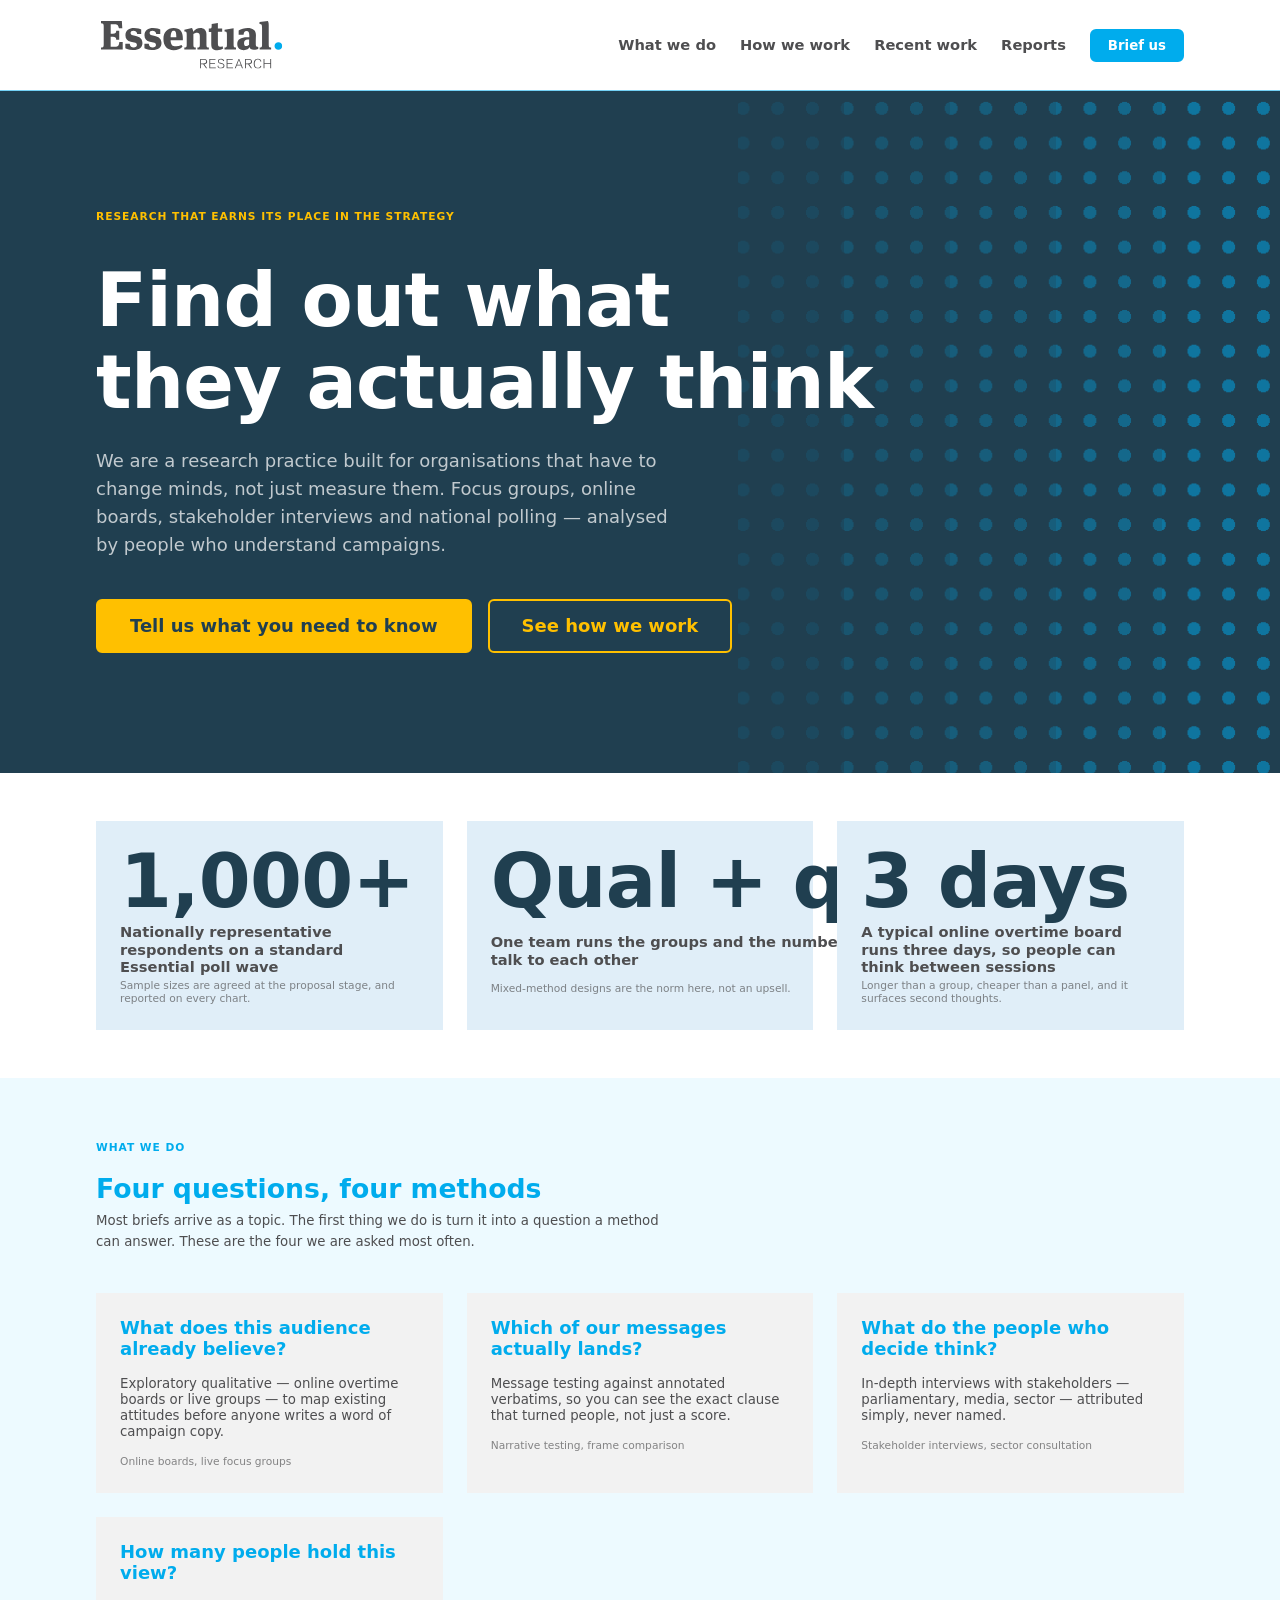
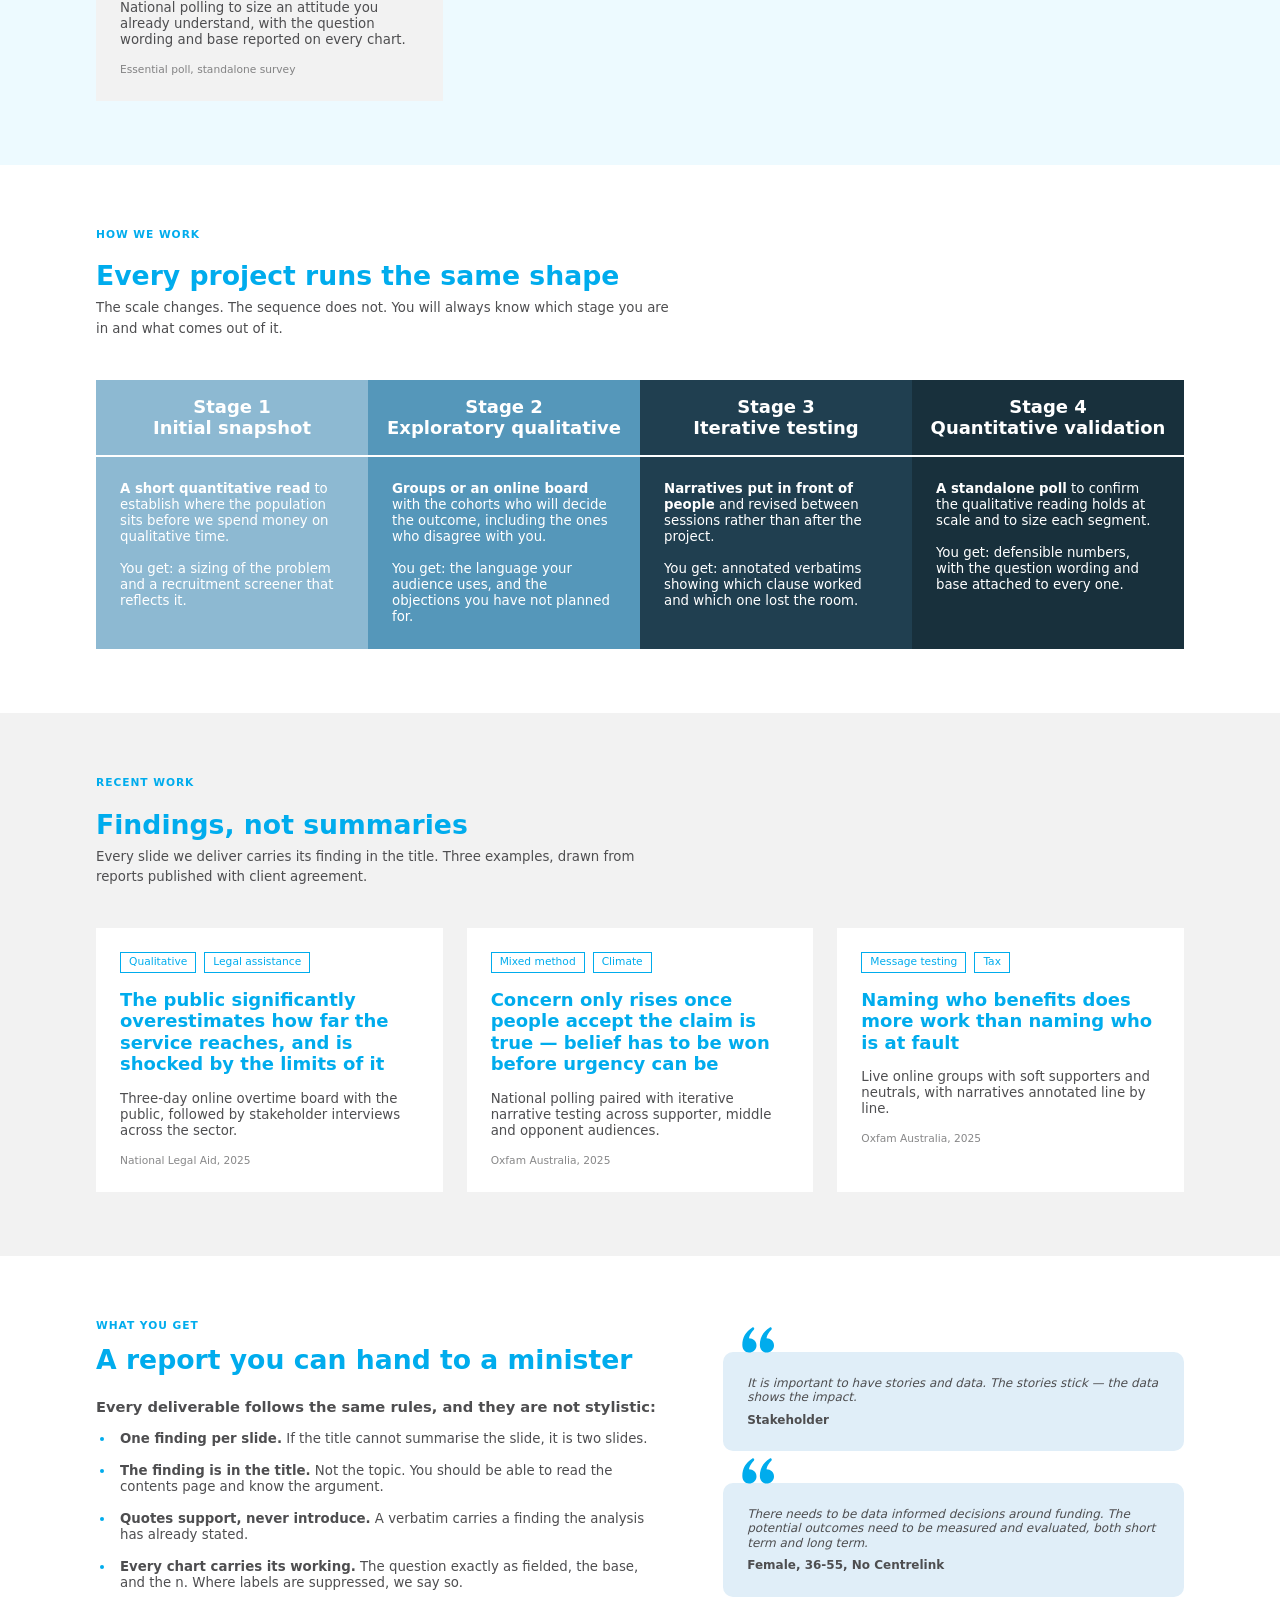
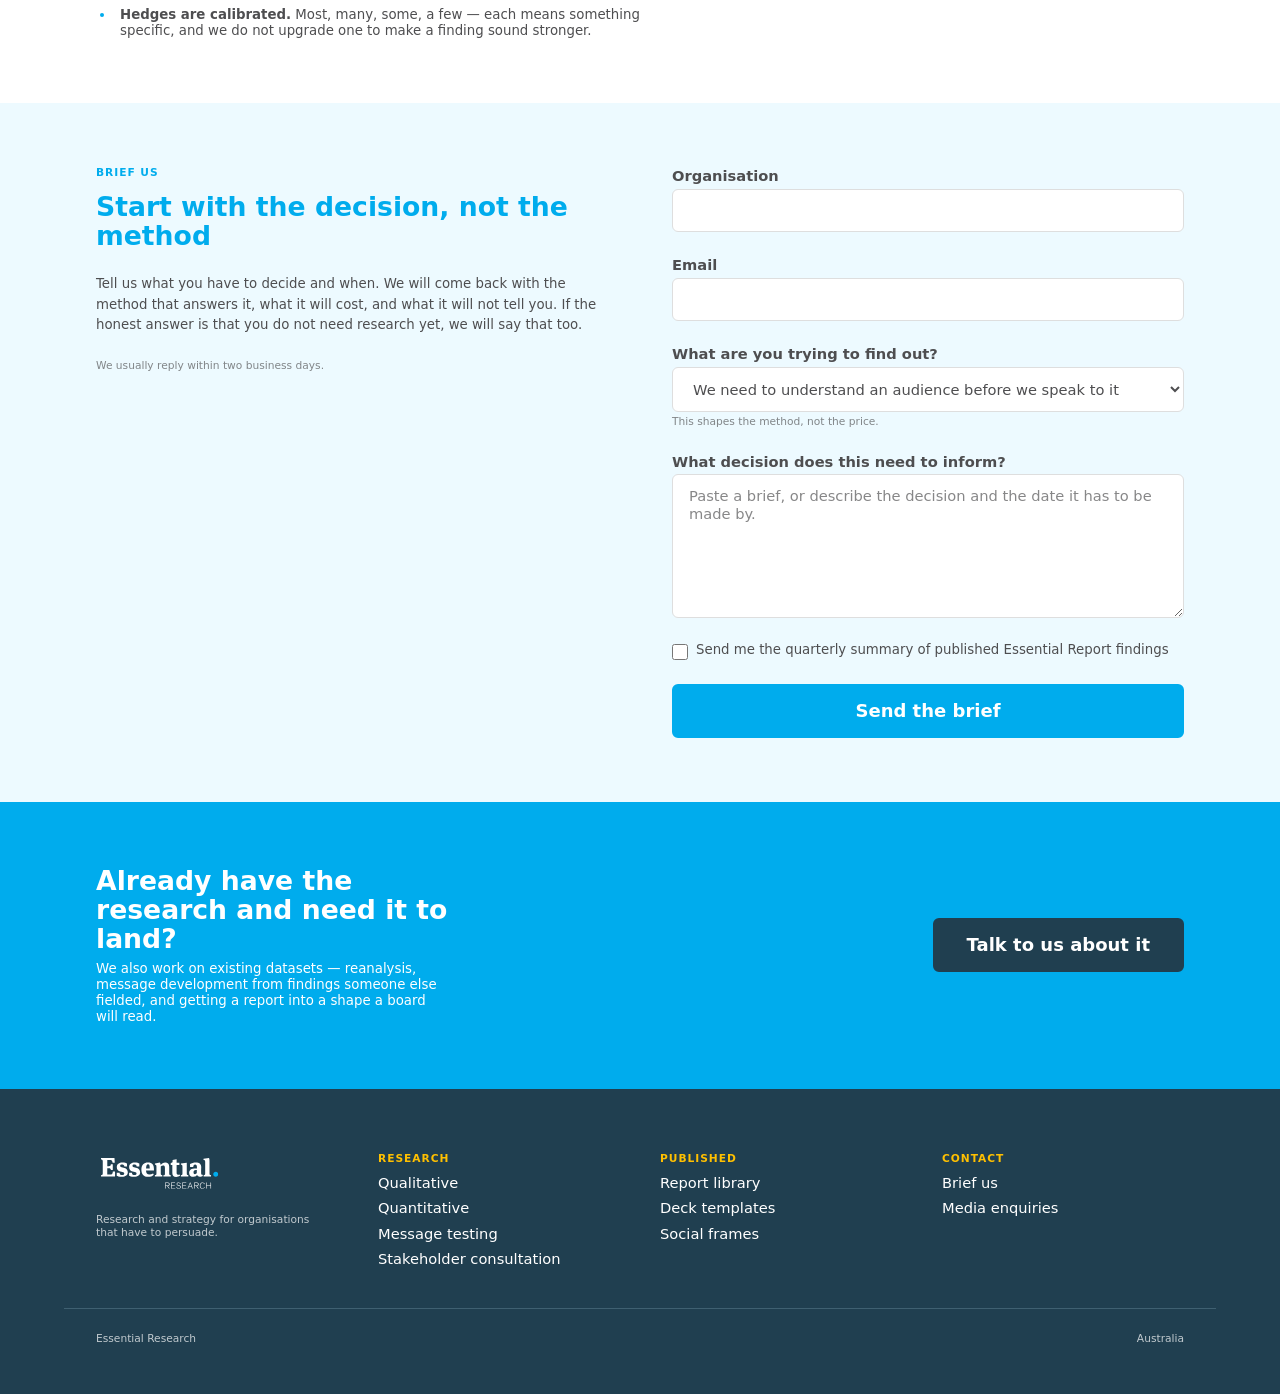
<file: pages/landing.html>
<!doctype html>
<html lang="en-AU">
<head>
<meta charset="utf-8">
<meta name="viewport" content="width=device-width, initial-scale=1">
<title>Essential Research — evidence for organisations that have to persuade</title>
<meta name="description" content="Qualitative and quantitative research for advocacy organisations, unions, not-for-profits and government. We find out what your audience actually thinks, then tell you what to do about it.">
<link rel="stylesheet" href="../tokens/tokens.css">
<link rel="stylesheet" href="../styles/base.css">
<link rel="stylesheet" href="../styles/components.css">
<link rel="stylesheet" href="../styles/patterns.css">
</head>
<body class="es-page">

<!-- partial:assets/logo/logo-sprite.html -->
<!-- Logo sprite. Inlined so currentColor and --es-logo-dot resolve against
     the surrounding surface scope. Source: assets/logo/essential-research-positive.svg -->
<svg xmlns="http://www.w3.org/2000/svg" style="position:absolute;width:0;height:0;overflow:hidden" aria-hidden="true">
  <symbol id="es-logo" viewBox="0 0 347.2 91.2">
    <g>
        <path fill="currentColor" d="M0,51c3.8,0,5.2-1.1,5.2-5.6V9.7c0-4.5-1.3-5.6-5.2-5.6v-4h39.9l0.9,13.6h-6.4c-1.7-6-2.6-7.6-8.3-7.6h-7.5
        v18.3h4.2c4.9,0,6.1-1.1,6.4-5.6h5.7v16.9h-5.7c-0.3-4.2-1.5-5.6-6.4-5.6h-4.3v19.1h8.9c5,0,7.1-1.8,7.7-9.1h6.5v14.7H0V51z"/>
        <path fill="currentColor" d="M46.6,52.4v-8.7H55c0.6,5.6,3.6,7,7.6,7c3.7,0,6.2-1.4,6.2-4.6c0-3-1.7-4.3-5.2-5l-6.4-1.3
        c-6.7-1.4-10.4-5.7-10.4-12.6c0-9.3,7.4-13.7,16.2-13.7c7.3,0,11.9,1.9,14,2.8v8.6h-7.7c-0.6-4.6-3.4-6-7.3-6
        c-3.3,0-5.3,1.3-5.3,4.2c0,2.4,1.4,3.6,4.2,4.2l6,1.3c7.8,1.7,12.5,6.1,12.5,13.6c0,8.6-6.4,13.4-17.7,13.4
        C53.1,55.8,48.9,53.6,46.6,52.4z"/>
        <path fill="currentColor" d="M83.2,52.4v-8.7h8.3c0.6,5.6,3.6,7,7.6,7c3.7,0,6.2-1.4,6.2-4.6c0-3-1.7-4.3-5.2-5l-6.4-1.3
        c-6.7-1.4-10.4-5.7-10.4-12.6c0-9.3,7.4-13.7,16.2-13.7c7.3,0,11.9,1.9,14,2.8v8.6h-7.7c-0.6-4.6-3.4-6-7.3-6
        c-3.3,0-5.3,1.3-5.3,4.2c0,2.4,1.4,3.6,4.2,4.2l6,1.3c7.8,1.7,12.5,6.1,12.5,13.6c0,8.6-6.4,13.4-17.7,13.4
        C89.7,55.8,85.5,53.6,83.2,52.4z"/>
        <path fill="currentColor" d="M154.2,45.9l2,3.4c-4.4,4.4-9.7,6.5-17,6.5c-12.4,0-19.6-7.8-19.6-21.3c0-13.3,7.8-21,19.5-21
        c12.9,0,17.7,7.5,17.7,19.5v3.7h-23.5c0.3,8.3,3.1,11.9,10.4,11.9C147.1,48.5,150.7,47.7,154.2,45.9z M133.4,30.9h10.9
        c0-9.4-1.3-12.2-5-12.2C135.6,18.6,134,21.5,133.4,30.9z"/>
        <path fill="currentColor" d="M174.3,13.5c0.5,0.8,2.2,3.9,2.4,7.1c3.4-3.9,7.6-7.1,13.8-7.1c6.4,0,11.5,3.8,11.5,12.2v19.8
        c0,4.5,0.8,5.5,4.6,5.5v3.8h-21.9V51c3.8,0,4.6-1,4.6-5.4V28.8c0-4.8-1.9-6.4-5.1-6.4c-3.2,0-5.4,1.3-7.2,2.5v20.6
        c0,4.4,0.8,5.4,4.6,5.4v3.8h-22V51c3.8,0,4.6-1,4.6-5.5V27c0-5.7-0.7-6.5-4.5-6.7v-3.7L174.3,13.5z"/>
        <path fill="currentColor" d="M254,13.9v31.6c0,4.5,0.8,5.5,4.6,5.5v3.8h-22V51c3.8,0,4.6-1,4.6-5.5V27c0-5.7-0.7-6.5-4.5-6.7v-3.7
        L254,13.9z"/>
        <path fill="currentColor" d="M301.3,49.6v3.5c-1.7,1.1-4.9,2.1-8.6,2.1c-4.7,0-7.6-2.1-8.3-5.4c-1.3,2.9-4.6,6-10.9,6
        c-6.9,0-12.5-3.4-12.5-11.6c0-9.3,6.7-13.3,19-13.3c0.9,0,3.1,0.1,4.1,0.2v-3.6c0-5.9-1.5-8.4-5.3-8.4c-4,0-5.1,2.9-5.7,7.2h-9.4
        v-8.3c4.3-2.5,10.8-4.5,17.4-4.5c9.1,0,15.7,4,15.7,13.2c0,2.4-0.3,8.9-0.3,16C296.4,48.5,297.4,49.5,301.3,49.6z M281.1,35.6
        c-4.6,0-7.1,2.3-7.1,6.8c0,4.2,1.6,5.5,4.2,5.5c1.6,0,4.1-0.8,5.4-2.4l0.2-10H281.1z"/>
        <path fill="currentColor" d="M206.5,14.5L206.5,14.5l0,6.4h4.7v23.5c0,8.8,4.1,11.5,11.5,11.5c4.7,0,8.2-1,11.4-3l-1.3-4.4
        c-1.8,0.7-3.1,1-4.5,1c-3.9,0-4.4-2.4-4.4-8.1V20.8h8.2v-6.4h-8.2V4L212,5.8v4.1C212,13.7,211,14.5,206.5,14.5L206.5,14.5z"/>
        <path fill="currentColor" d="M319.7,0c0.4,0.6,1.6,2.7,1.6,7.8v37.7c0,4.5,0.8,5.5,4.6,5.5v3.8h-22V51c3.8,0,4.6-1,4.6-5.5V12.4
        c0-5.7-1.1-6.5-4.9-6.7V2L319.7,0z"/>
        <path fill="var(--es-logo-dot, #00ACED)" d="M339.8,55.2c-4,0-7.4-3.2-7.4-7.3c0-4,3.4-7.3,7.5-7.3c4.2,0,7.3,3.3,7.3,7.3
        C347.2,52,343.9,55.2,339.8,55.2z"/>
    </g>
    <g>
        <g>
        <path fill="currentColor" d="M203.6,90.8h-2.1l-5.7-8h-4.2v8h-1.7V72.7h5.1c3.1,0,3.9,0,5.1,0.4c3,1,3.2,3.9,3.2,4.8
        c0,1.9-0.8,2.9-1.4,3.5c-1.3,1.2-3,1.3-4,1.4L203.6,90.8z M191.5,81.3h4.2c1.2,0,2.3,0,3-0.2c1.9-0.4,2.6-1.8,2.6-3.3
        c0-1.8-0.9-3.1-2.6-3.4c-0.5-0.1-0.7-0.1-3-0.1h-4.2V81.3z"/>
        <path fill="currentColor" d="M219.9,90.8h-12.4v-18h11.8v1.6h-10.1v6.4h9.1v1.6h-9.1v6.9h10.7V90.8z"/>
        <path fill="currentColor" d="M234.5,77.1c-0.2-0.5-0.4-1.1-0.8-1.6c-0.9-1.3-2.3-1.8-3.9-1.8c-1.9,0-4.2,0.8-4.2,3.2c0,2.2,2,2.8,3,3.1
        c0.5,0.2,3.1,0.8,3.7,1c1,0.3,4.2,1.4,4.2,4.8c0,2.5-2.1,5.4-6.7,5.4c-1.9,0-3.3-0.5-4.2-1.1c-1.4-0.9-2.1-2.2-2.5-3.9l1.7-0.9
        c0,0.7,0.1,1.5,0.4,2.1c0.8,1.7,2.7,2.3,4.5,2.3c3.5,0,5-1.9,5-3.8c0-1.3-0.6-2-1.1-2.4c-0.8-0.7-1.9-0.9-4.2-1.6
        c-2.6-0.7-5.4-1.6-5.4-5c0-3.5,3.1-4.7,5.9-4.7c4.6,0,5.8,3,6.2,4L234.5,77.1z"/>
        <path fill="currentColor" d="M253,90.8h-12.4v-18h11.8v1.6h-10.1v6.4h9.1v1.6h-9.1v6.9H253V90.8z"/>
        <path fill="currentColor" d="M272.1,90.8h-1.9l-2.1-5.4h-8.1l-2,5.4h-1.9l7.4-18h1.4L272.1,90.8z M267.7,84l-3.5-9.2l-3.5,9.2H267.7z"
        />
        <path fill="currentColor" d="M289.6,90.8h-2.1l-5.7-8h-4.2v8h-1.7V72.7h5.1c3.1,0,3.9,0,5.1,0.4c3,1,3.2,3.9,3.2,4.8
        c0,1.9-0.8,2.9-1.4,3.5c-1.3,1.2-3,1.3-4,1.4L289.6,90.8z M277.5,81.3h4.2c1.2,0,2.3,0,3-0.2c1.9-0.4,2.6-1.8,2.6-3.3
        c0-1.8-0.9-3.1-2.6-3.4c-0.5-0.1-0.7-0.1-3-0.1h-4.2V81.3z"/>
        <path fill="currentColor" d="M307.2,86.8c-1.7,3.8-4.4,4.4-6.7,4.4c-1.3,0-3.9-0.2-5.8-2.4c-1.4-1.6-2.1-4.1-2.1-6.9
        c0-3.8,1.4-9.6,7.7-9.6c4.9,0,6.2,2.9,7,4.7l-1.7,0.9c-0.3-1.5-1.2-2.6-1.9-3.1c-1.2-0.9-2.6-0.9-3.3-0.9c-1.9,0-3.3,0.6-4.4,2.1
        c-1.3,1.7-1.6,3.8-1.6,5.7c0,1.2,0.2,4.2,1.5,5.9c1.4,1.9,3.5,2.1,4.8,2.1c0.9,0,1.9-0.1,2.8-0.8c0.6-0.4,1.6-1.5,2.1-3.1
        L307.2,86.8z"/>
        <path fill="currentColor" d="M325.9,90.8h-1.7v-8.5h-11.1v8.5h-1.7v-18h1.7v8.1h11.1v-8.1h1.7V90.8z"/>
        </g>
    </g>
  </symbol>
</svg>
<!-- /partial -->
<!-- partial:assets/icons/icons.html -->
<!-- =============================================================================
     Essential Research — icon sprite

     PLACEHOLDER SET. The reference reports use Microsoft Office stock icons
     (element ids Icons_Meeting, Icons_ThoughtBubble, Icons_Garbage) recoloured
     to gold, cyan or white. Those are Microsoft's artwork and are not
     redistributed here.

     These are drawn to the same rules so the system renders and the conventions
     hold: 96 x 96 grid, solid fill, stroke="none", one flat colour taken from
     currentColor, no outline style. Replace them with a licensed or bespoke
     Essential set before this ships — see DESIGN.md, "What code cannot carry".
     ========================================================================== -->
<svg xmlns="http://www.w3.org/2000/svg" style="position:absolute;width:0;height:0;overflow:hidden" aria-hidden="true">

  <!-- The double-quote glyph. Sits above and overlapping the quote card's
       top-left corner, never inside it. -->
  <symbol id="es-icon-quote" viewBox="0 0 96 96">
    <path d="M8 60c0-18 8-32 24-42 3-2 6 2 4 5-7 7-11 14-12 21 10 0 18 7 18 17s-8 17-18 17S8 70 8 60Z"/>
    <path d="M50 60c0-18 8-32 24-42 3-2 6 2 4 5-7 7-11 14-12 21 10 0 18 7 18 17s-8 17-18 17-16-8-16-18Z"/>
  </symbol>

  <!-- Public. A group of people — the participant voice. -->
  <symbol id="es-icon-public" viewBox="0 0 96 96">
    <circle cx="48" cy="22" r="10"/>
    <path d="M48 36c-9 0-15 5-15 13v27h30V49c0-8-6-13-15-13Z"/>
    <circle cx="22" cy="30" r="8"/>
    <path d="M22 42c-8 0-13 4-13 11v23h13V49c0-3 1-5 3-7Z"/>
    <circle cx="74" cy="30" r="8"/>
    <path d="M74 42c8 0 13 4 13 11v23H74V49c0-3-1-5-3-7Z"/>
  </symbol>

  <!-- Stakeholders. Scales inside a hexagonal node network — institutions,
       weighed. -->
  <symbol id="es-icon-stakeholders" viewBox="0 0 96 96">
    <path d="M45 16h6v10h-6z"/>
    <path d="M20 30h56v5H20z"/>
    <path d="M45 33h6v38h-6z"/>
    <path d="M32 74h32v6H32z"/>
    <path d="M24 36 12 58h24L24 36Zm0 12 4 7h-8l4-7Z"/>
    <path d="M72 36 60 58h24L72 36Zm0 12 4 7h-8l4-7Z"/>
    <circle cx="48" cy="12" r="6"/>
    <circle cx="14" cy="30" r="6"/>
    <circle cx="82" cy="30" r="6"/>
    <circle cx="14" cy="66" r="6"/>
    <circle cx="82" cy="66" r="6"/>
  </symbol>

  <!-- POSITIVE. What is working. -->
  <symbol id="es-icon-positive" viewBox="0 0 96 96">
    <path d="M48 8a40 40 0 1 0 0 80 40 40 0 0 0 0-80Zm-6 58L24 48l7-7 11 11 23-23 7 7-30 30Z"/>
  </symbol>

  <!-- IMPROVE. What to refine. -->
  <symbol id="es-icon-improve" viewBox="0 0 96 96">
    <path d="M48 10c-14 0-25 11-25 25 0 9 5 16 10 21 3 3 4 6 4 9h22c0-3 1-6 4-9 5-5 10-12 10-21 0-14-11-25-25-25Z"/>
    <path d="M37 72h22v6H37z"/>
    <path d="M40 82h16v5H40z"/>
  </symbol>

  <!-- Method. Applied to methodology and executive-summary badges. -->
  <symbol id="es-icon-method" viewBox="0 0 96 96">
    <path d="M42 10a32 32 0 1 0 19 57l20 20 8-8-20-20A32 32 0 0 0 42 10Zm0 10a22 22 0 1 1 0 44 22 22 0 0 1 0-44Z"/>
  </symbol>

  <!-- Data. Used on quant dividers and stat blocks. -->
  <symbol id="es-icon-data" viewBox="0 0 96 96">
    <path d="M14 60h14v26H14zM33 40h14v46H33zM52 50h14v36H52zM71 22h14v64H71z"/>
  </symbol>

</svg>
<!-- /partial -->

<header class="es-header">
  <div class="es-header__inner">
    <a href="../index.html" class="es-logo" aria-label="Essential Research home"><svg class="es-logo__svg" viewBox="0 0 347.2 91.2"><use href="#es-logo"/></svg></a>
    <nav class="es-nav" aria-label="Primary">
      <a class="es-nav__link" href="#what-we-do">What we do</a>
      <a class="es-nav__link" href="#method">How we work</a>
      <a class="es-nav__link" href="#evidence">Recent work</a>
      <a class="es-nav__link" href="../pages/report.html">Reports</a>
      <a class="es-button es-button--primary es-button--sm" href="#brief">Brief us</a>
    </nav>
  </div>
</header>

<main>

  <!-- ===================== HERO ===================== -->
  <section class="es-hero" data-surface="inverse">
    <div class="es-dots es-hero__pattern" aria-hidden="true"></div>
    <div class="es-hero__inner">
      <p class="es-eyebrow">Research that earns its place in the strategy</p>
      <h1 class="es-display es-hero__copy">Find out what they actually think</h1>
      <p class="es-hero__standfirst">
        We are a research practice built for organisations that have to change minds, not just
        measure them. Focus groups, online boards, stakeholder interviews and national polling —
        analysed by people who understand campaigns.
      </p>
      <div class="es-button-group es-hero__actions">
        <a class="es-button es-button--highlight es-button--lg" href="#brief">Tell us what you need to know</a>
        <a class="es-button es-button--outline es-button--lg" href="#method">See how we work</a>
      </div>
    </div>
  </section>

  <!-- ===================== PROOF ROW ===================== -->
  <section class="es-section es-section--tight">
    <div class="es-section__inner">
      <div class="es-stat-row">
        <div class="es-stat">
          <p class="es-stat__value">1,000+</p>
          <p class="es-stat__label">Nationally representative respondents on a standard Essential poll wave</p>
          <p class="es-stat__base">Sample sizes are agreed at the proposal stage, and reported on every chart.</p>
        </div>
        <div class="es-stat">
          <p class="es-stat__value">Qual&nbsp;+&nbsp;quant</p>
          <p class="es-stat__label">One team runs the groups and the numbers, so the two halves talk to each other</p>
          <p class="es-stat__base">Mixed-method designs are the norm here, not an upsell.</p>
        </div>
        <div class="es-stat">
          <p class="es-stat__value">3 days</p>
          <p class="es-stat__label">A typical online overtime board runs three days, so people can think between sessions</p>
          <p class="es-stat__base">Longer than a group, cheaper than a panel, and it surfaces second thoughts.</p>
        </div>
      </div>
    </div>
  </section>

  <!-- ===================== WHAT WE DO ===================== -->
  <section class="es-section" id="what-we-do" data-surface="wash">
    <div class="es-section__inner">
      <div class="es-section__head">
        <p class="es-eyebrow">What we do</p>
        <h2 class="es-heading">Four questions, four methods</h2>
        <p class="es-body" style="line-height: var(--es-leading-normal)">
          Most briefs arrive as a topic. The first thing we do is turn it into a question a
          method can answer. These are the four we are asked most often.
        </p>
      </div>

      <div class="es-card-grid">
        <article class="es-card">
          <div class="es-card__body">
            <p class="es-card__title">What does this audience already believe?</p>
            <p class="es-body">Exploratory qualitative — online overtime boards or live groups — to map existing attitudes before anyone writes a word of campaign copy.</p>
            <p class="es-card__meta">Online boards, live focus groups</p>
          </div>
        </article>
        <article class="es-card">
          <div class="es-card__body">
            <p class="es-card__title">Which of our messages actually lands?</p>
            <p class="es-body">Message testing against annotated verbatims, so you can see the exact clause that turned people, not just a score.</p>
            <p class="es-card__meta">Narrative testing, frame comparison</p>
          </div>
        </article>
        <article class="es-card">
          <div class="es-card__body">
            <p class="es-card__title">What do the people who decide think?</p>
            <p class="es-body">In-depth interviews with stakeholders — parliamentary, media, sector — attributed simply, never named.</p>
            <p class="es-card__meta">Stakeholder interviews, sector consultation</p>
          </div>
        </article>
        <article class="es-card">
          <div class="es-card__body">
            <p class="es-card__title">How many people hold this view?</p>
            <p class="es-body">National polling to size an attitude you already understand, with the question wording and base reported on every chart.</p>
            <p class="es-card__meta">Essential poll, standalone survey</p>
          </div>
        </article>
      </div>
    </div>
  </section>

  <!-- ===================== METHOD ===================== -->
  <section class="es-section" id="method">
    <div class="es-section__inner">
      <div class="es-section__head">
        <p class="es-eyebrow">How we work</p>
        <h2 class="es-heading">Every project runs the same shape</h2>
        <p class="es-body" style="line-height: var(--es-leading-normal)">
          The scale changes. The sequence does not. You will always know which stage you are in
          and what comes out of it.
        </p>
      </div>

      <div class="es-stages">
        <div class="es-stages__stage" data-ramp="1">
          <div class="es-stages__head">Stage 1<br>Initial snapshot</div>
          <div class="es-stages__body">
            <p><b>A short quantitative read</b> to establish where the population sits before we spend money on qualitative time.</p>
            <p>You get: a sizing of the problem and a recruitment screener that reflects it.</p>
          </div>
        </div>
        <div class="es-stages__stage" data-ramp="2">
          <div class="es-stages__head">Stage 2<br>Exploratory qualitative</div>
          <div class="es-stages__body">
            <p><b>Groups or an online board</b> with the cohorts who will decide the outcome, including the ones who disagree with you.</p>
            <p>You get: the language your audience uses, and the objections you have not planned for.</p>
          </div>
        </div>
        <div class="es-stages__stage" data-ramp="3">
          <div class="es-stages__head">Stage 3<br>Iterative testing</div>
          <div class="es-stages__body">
            <p><b>Narratives put in front of people</b> and revised between sessions rather than after the project.</p>
            <p>You get: annotated verbatims showing which clause worked and which one lost the room.</p>
          </div>
        </div>
        <div class="es-stages__stage" data-ramp="4">
          <div class="es-stages__head">Stage 4<br>Quantitative validation</div>
          <div class="es-stages__body">
            <p><b>A standalone poll</b> to confirm the qualitative reading holds at scale and to size each segment.</p>
            <p>You get: defensible numbers, with the question wording and base attached to every one.</p>
          </div>
        </div>
      </div>
    </div>
  </section>

  <!-- ===================== EVIDENCE ===================== -->
  <section class="es-section" id="evidence" data-surface="raised">
    <div class="es-section__inner">
      <div class="es-section__head">
        <p class="es-eyebrow">Recent work</p>
        <h2 class="es-heading">Findings, not summaries</h2>
        <p class="es-body" style="line-height: var(--es-leading-normal)">
          Every slide we deliver carries its finding in the title. Three examples, drawn from
          reports published with client agreement.
        </p>
      </div>

      <div class="es-card-grid" style="--es-card-min: 19rem">
        <article class="es-card" data-surface="page" style="background: var(--es-colour-surface-page)">
          <div class="es-card__body">
            <div class="es-tag-list"><span class="es-tag">Qualitative</span><span class="es-tag">Legal assistance</span></div>
            <p class="es-card__title">The public significantly overestimates how far the service reaches, and is shocked by the limits of it</p>
            <p class="es-body">Three-day online overtime board with the public, followed by stakeholder interviews across the sector.</p>
            <p class="es-card__meta">National Legal Aid, 2025</p>
          </div>
        </article>
        <article class="es-card" data-surface="page" style="background: var(--es-colour-surface-page)">
          <div class="es-card__body">
            <div class="es-tag-list"><span class="es-tag">Mixed method</span><span class="es-tag">Climate</span></div>
            <p class="es-card__title">Concern only rises once people accept the claim is true — belief has to be won before urgency can be</p>
            <p class="es-body">National polling paired with iterative narrative testing across supporter, middle and opponent audiences.</p>
            <p class="es-card__meta">Oxfam Australia, 2025</p>
          </div>
        </article>
        <article class="es-card" data-surface="page" style="background: var(--es-colour-surface-page)">
          <div class="es-card__body">
            <div class="es-tag-list"><span class="es-tag">Message testing</span><span class="es-tag">Tax</span></div>
            <p class="es-card__title">Naming who benefits does more work than naming who is at fault</p>
            <p class="es-body">Live online groups with soft supporters and neutrals, with narratives annotated line by line.</p>
            <p class="es-card__meta">Oxfam Australia, 2025</p>
          </div>
        </article>
      </div>
    </div>
  </section>

  <!-- ===================== VOICE ===================== -->
  <section class="es-section">
    <div class="es-section__inner">
      <div class="es-split" style="gap: var(--es-space-3xl)">
        <div>
          <p class="es-eyebrow">What you get</p>
          <h2 class="es-heading" style="margin-bottom: var(--es-space-md)">A report you can hand to a minister</h2>
          <p class="es-lead">Every deliverable follows the same rules, and they are not stylistic:</p>
          <ul class="es-list">
            <li><span class="es-list__label">One finding per slide.</span> If the title cannot summarise the slide, it is two slides.</li>
            <li><span class="es-list__label">The finding is in the title.</span> Not the topic. You should be able to read the contents page and know the argument.</li>
            <li><span class="es-list__label">Quotes support, never introduce.</span> A verbatim carries a finding the analysis has already stated.</li>
            <li><span class="es-list__label">Every chart carries its working.</span> The question exactly as fielded, the base, and the n. Where labels are suppressed, we say so.</li>
            <li><span class="es-list__label">Hedges are calibrated.</span> Most, many, some, a few — each means something specific, and we do not upgrade one to make a finding sound stronger.</li>
          </ul>
        </div>
        <div>
          <figure class="es-quote">
            <svg class="es-quote__mark" viewBox="0 0 96 96" aria-hidden="true"><use href="#es-icon-quote"/></svg>
            <blockquote class="es-quote__text">It is important to have stories and data. The stories stick — the data shows the impact.</blockquote>
            <figcaption class="es-quote__attribution">Stakeholder</figcaption>
          </figure>
          <figure class="es-quote">
            <svg class="es-quote__mark" viewBox="0 0 96 96" aria-hidden="true"><use href="#es-icon-quote"/></svg>
            <blockquote class="es-quote__text">There needs to be data informed decisions around funding. The potential outcomes need to be measured and evaluated, both short term and long term.</blockquote>
            <figcaption class="es-quote__attribution">Female, 36-55, No Centrelink</figcaption>
          </figure>
        </div>
      </div>
    </div>
  </section>

  <!-- ===================== BRIEF FORM ===================== -->
  <section class="es-section" id="brief" data-surface="wash">
    <div class="es-section__inner">
      <div class="es-split es-split--even" style="gap: var(--es-space-3xl)">
        <div>
          <p class="es-eyebrow">Brief us</p>
          <h2 class="es-heading" style="margin-bottom: var(--es-space-md)">Start with the decision, not the method</h2>
          <p class="es-body" style="line-height: var(--es-leading-normal); margin-bottom: var(--es-space-md)">
            Tell us what you have to decide and when. We will come back with the method that
            answers it, what it will cost, and what it will not tell you. If the honest answer is
            that you do not need research yet, we will say that too.
          </p>
          <p class="es-caption">We usually reply within two business days.</p>
        </div>
        <form class="es-stack" novalidate>
          <div class="es-field">
            <label class="es-field__label" for="org">Organisation</label>
            <input class="es-input" id="org" name="org" type="text" autocomplete="organization">
          </div>
          <div class="es-field">
            <label class="es-field__label" for="email">Email</label>
            <input class="es-input" id="email" name="email" type="email" autocomplete="email">
          </div>
          <div class="es-field">
            <label class="es-field__label" for="need">What are you trying to find out?</label>
            <select class="es-select" id="need" name="need">
              <option>We need to understand an audience before we speak to it</option>
              <option>We have messages and need to know which ones land</option>
              <option>We need to size an attitude we already understand</option>
              <option>Not sure yet — we would like to talk it through</option>
            </select>
            <p class="es-field__hint">This shapes the method, not the price.</p>
          </div>
          <div class="es-field">
            <label class="es-field__label" for="decision">What decision does this need to inform?</label>
            <textarea class="es-textarea" id="decision" name="decision" placeholder="Paste a brief, or describe the decision and the date it has to be made by."></textarea>
          </div>
          <label class="es-choice"><input type="checkbox" name="updates"> Send me the quarterly summary of published Essential Report findings</label>
          <button class="es-button es-button--primary es-button--lg" type="submit">Send the brief</button>
        </form>
      </div>
    </div>
  </section>

  <!-- ===================== CTA BAND ===================== -->
  <section class="es-cta">
    <div class="es-cta__inner">
      <div class="es-cta__copy">
        <p class="es-cta__title">Already have the research and need it to land?</p>
        <p class="es-body">We also work on existing datasets — reanalysis, message development from findings someone else fielded, and getting a report into a shape a board will read.</p>
      </div>
      <a class="es-button es-button--secondary es-button--lg" href="#brief">Talk to us about it</a>
    </div>
  </section>

</main>

<footer class="es-footer">
  <div class="es-footer__inner">
    <div>
      <a href="../index.html" class="es-logo" data-on="dark" aria-label="Essential Research home"><svg class="es-logo__svg" viewBox="0 0 347.2 91.2"><use href="#es-logo"/></svg></a>
      <p class="es-caption" style="color: var(--es-colour-text-on-inverse-muted); margin-top: var(--es-space-sm); max-width: 32ch;">
        Research and strategy for organisations that have to persuade.
      </p>
    </div>
    <div>
      <p class="es-footer__title">Research</p>
      <ul class="es-footer__list">
        <li><a href="#what-we-do">Qualitative</a></li>
        <li><a href="#what-we-do">Quantitative</a></li>
        <li><a href="#what-we-do">Message testing</a></li>
        <li><a href="#what-we-do">Stakeholder consultation</a></li>
      </ul>
    </div>
    <div>
      <p class="es-footer__title">Published</p>
      <ul class="es-footer__list">
        <li><a href="report.html">Report library</a></li>
        <li><a href="slides.html">Deck templates</a></li>
        <li><a href="social.html">Social frames</a></li>
      </ul>
    </div>
    <div>
      <p class="es-footer__title">Contact</p>
      <ul class="es-footer__list">
        <li><a href="#brief">Brief us</a></li>
        <li><a href="#brief">Media enquiries</a></li>
      </ul>
    </div>
  </div>
  <div class="es-footer__colophon">
    <span>Essential Research</span>
    <span>Australia</span>
  </div>
</footer>

</body>
</html>
</file>
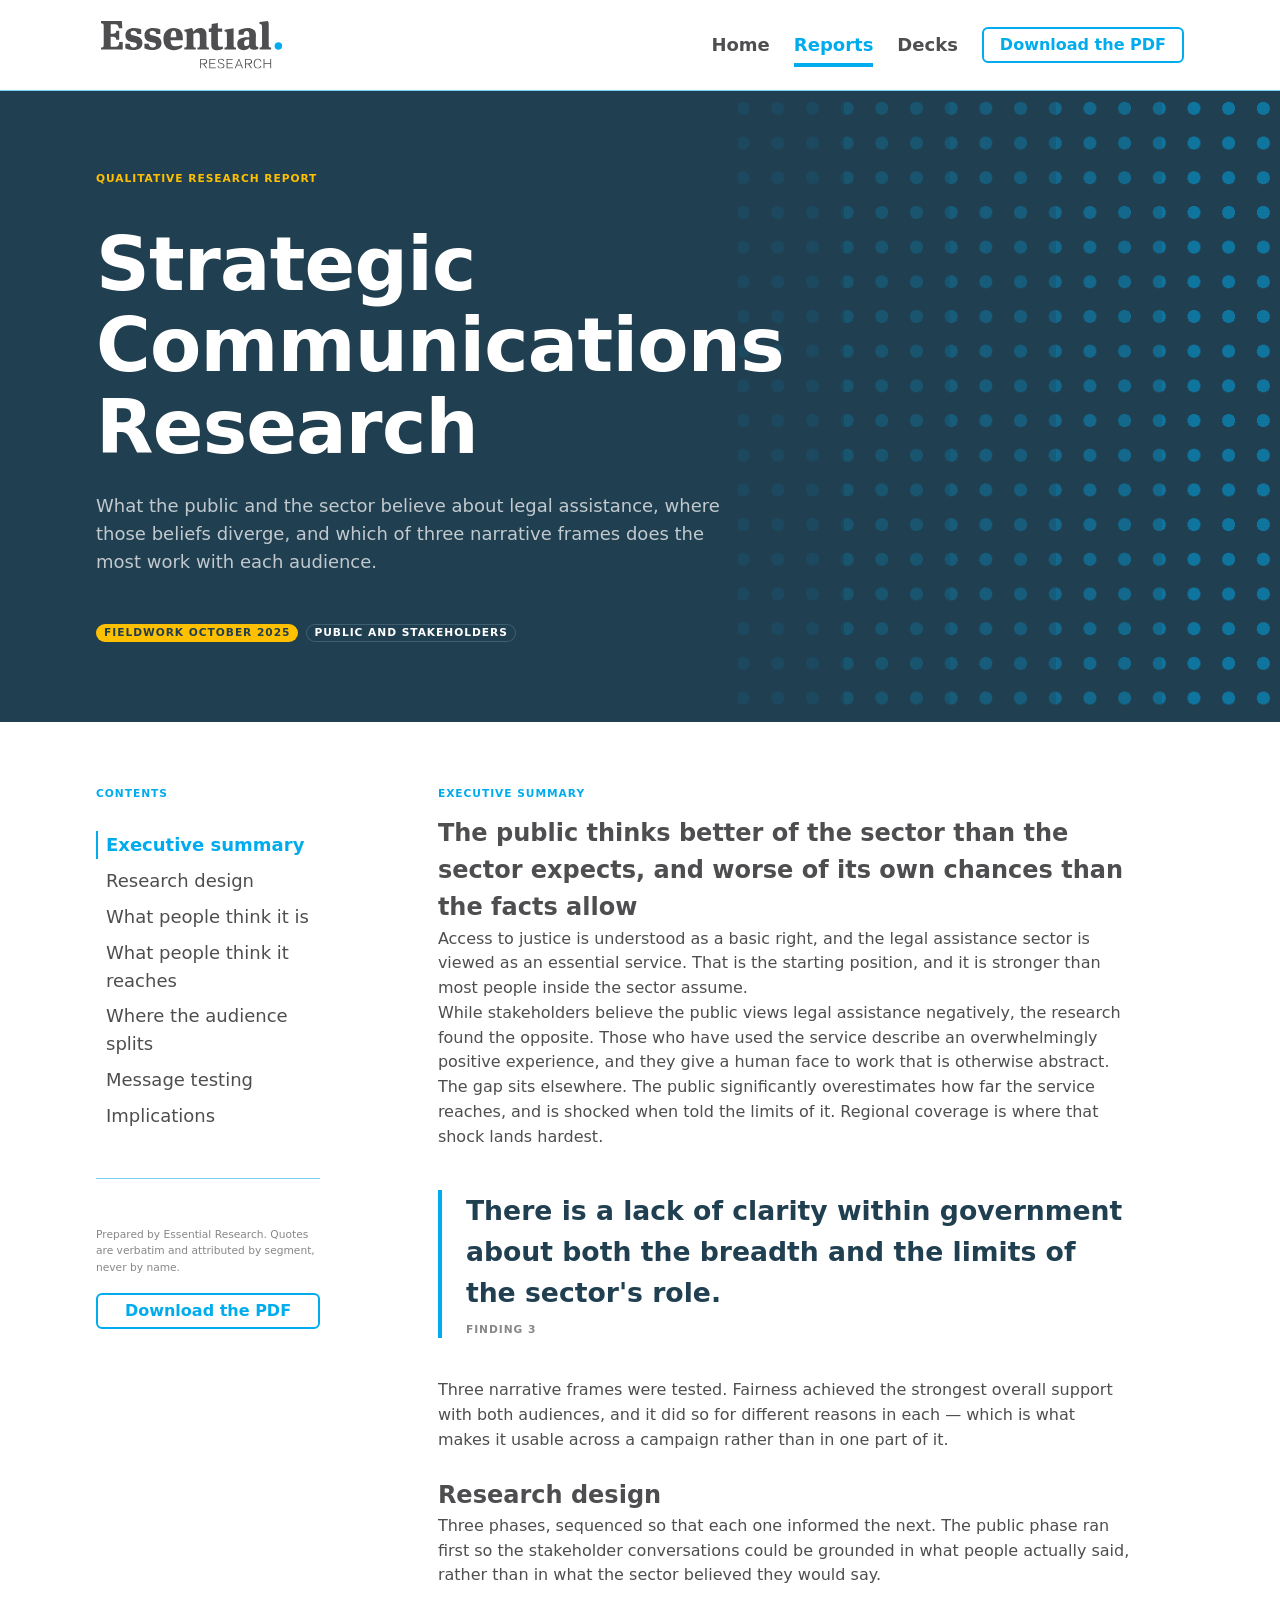
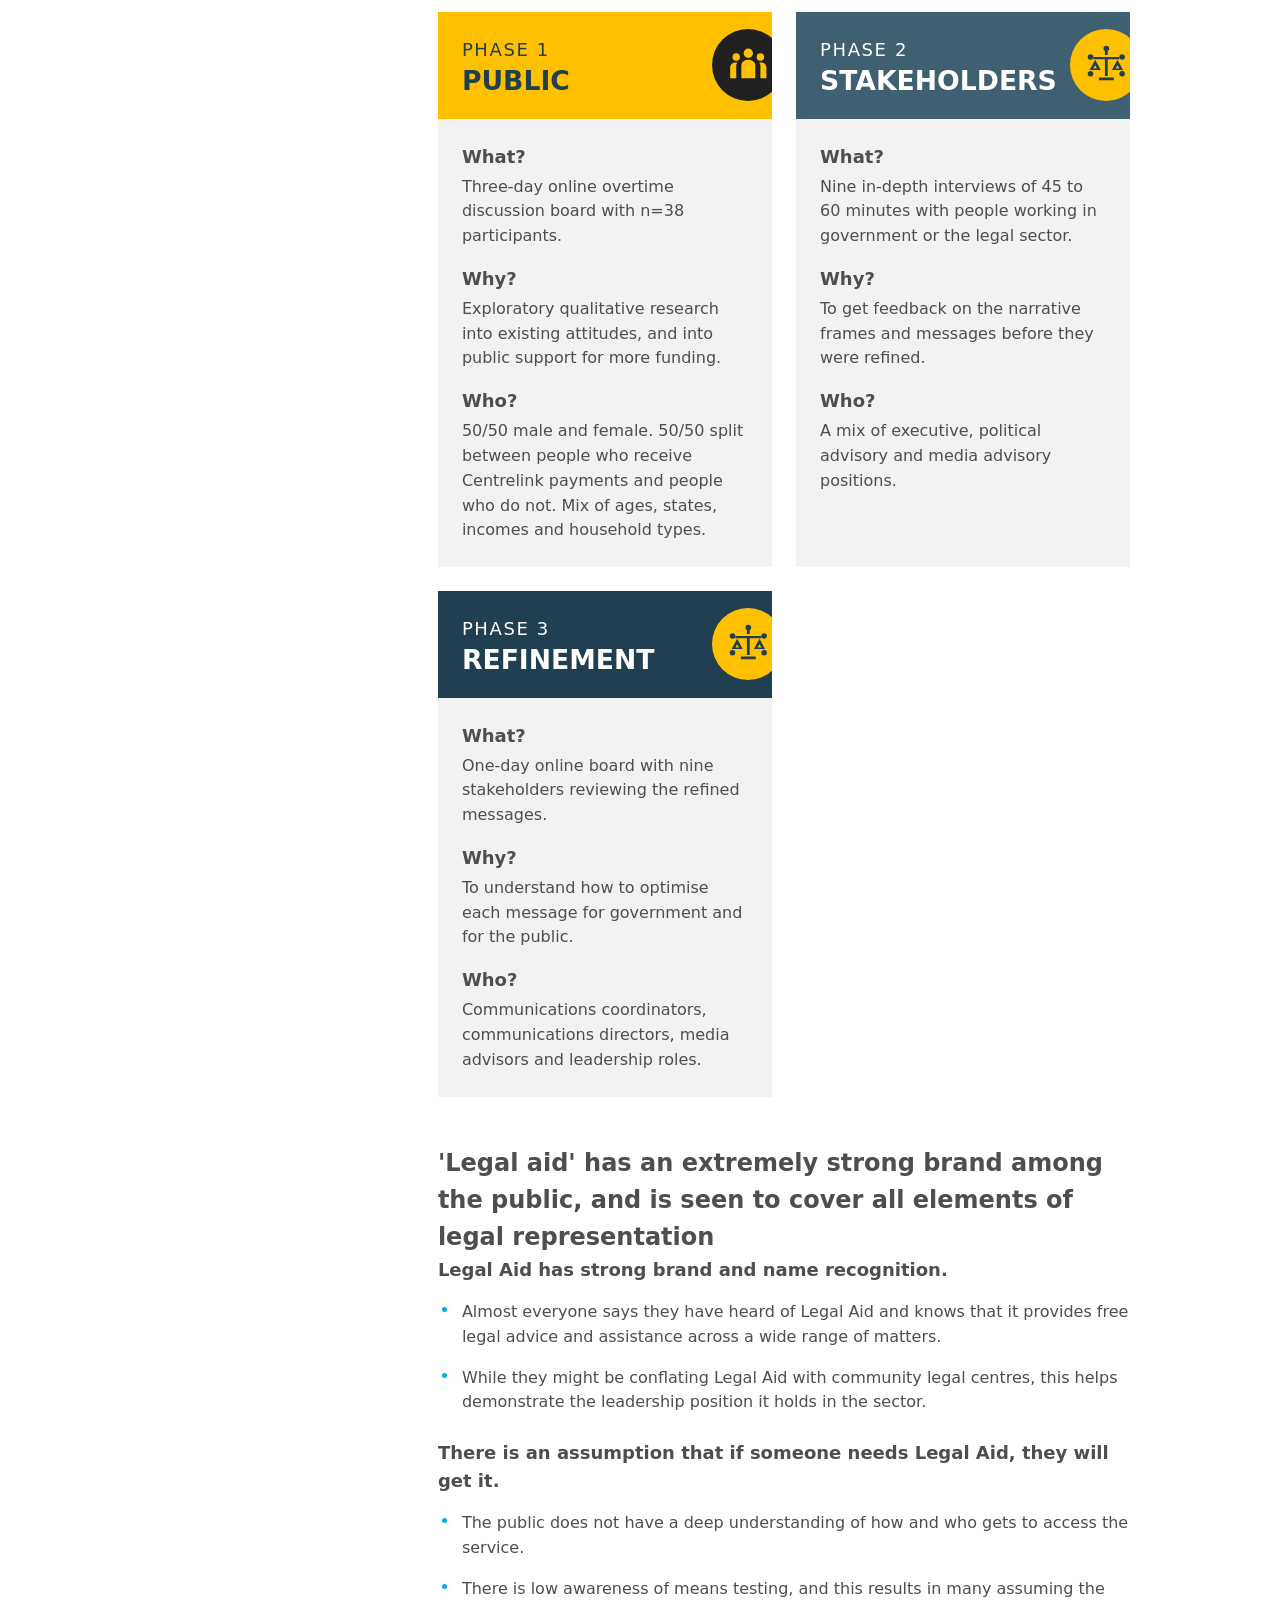
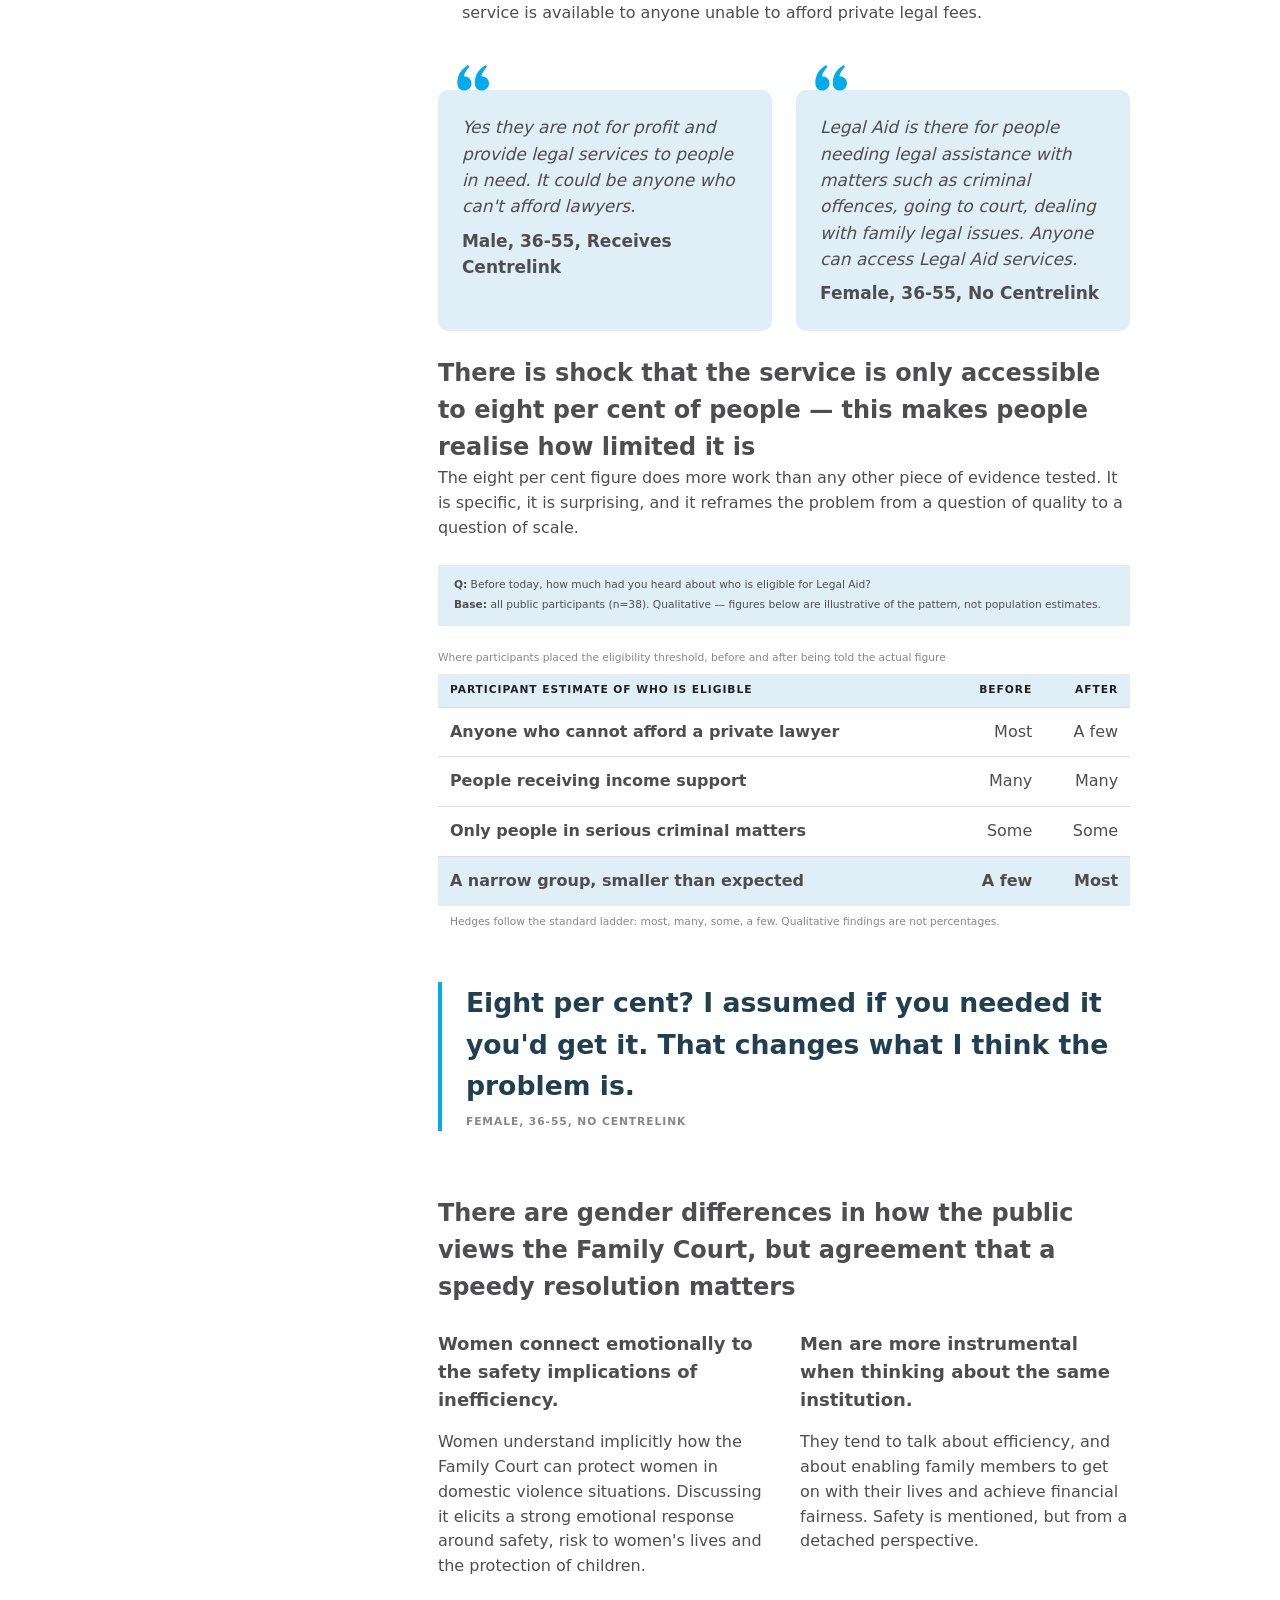
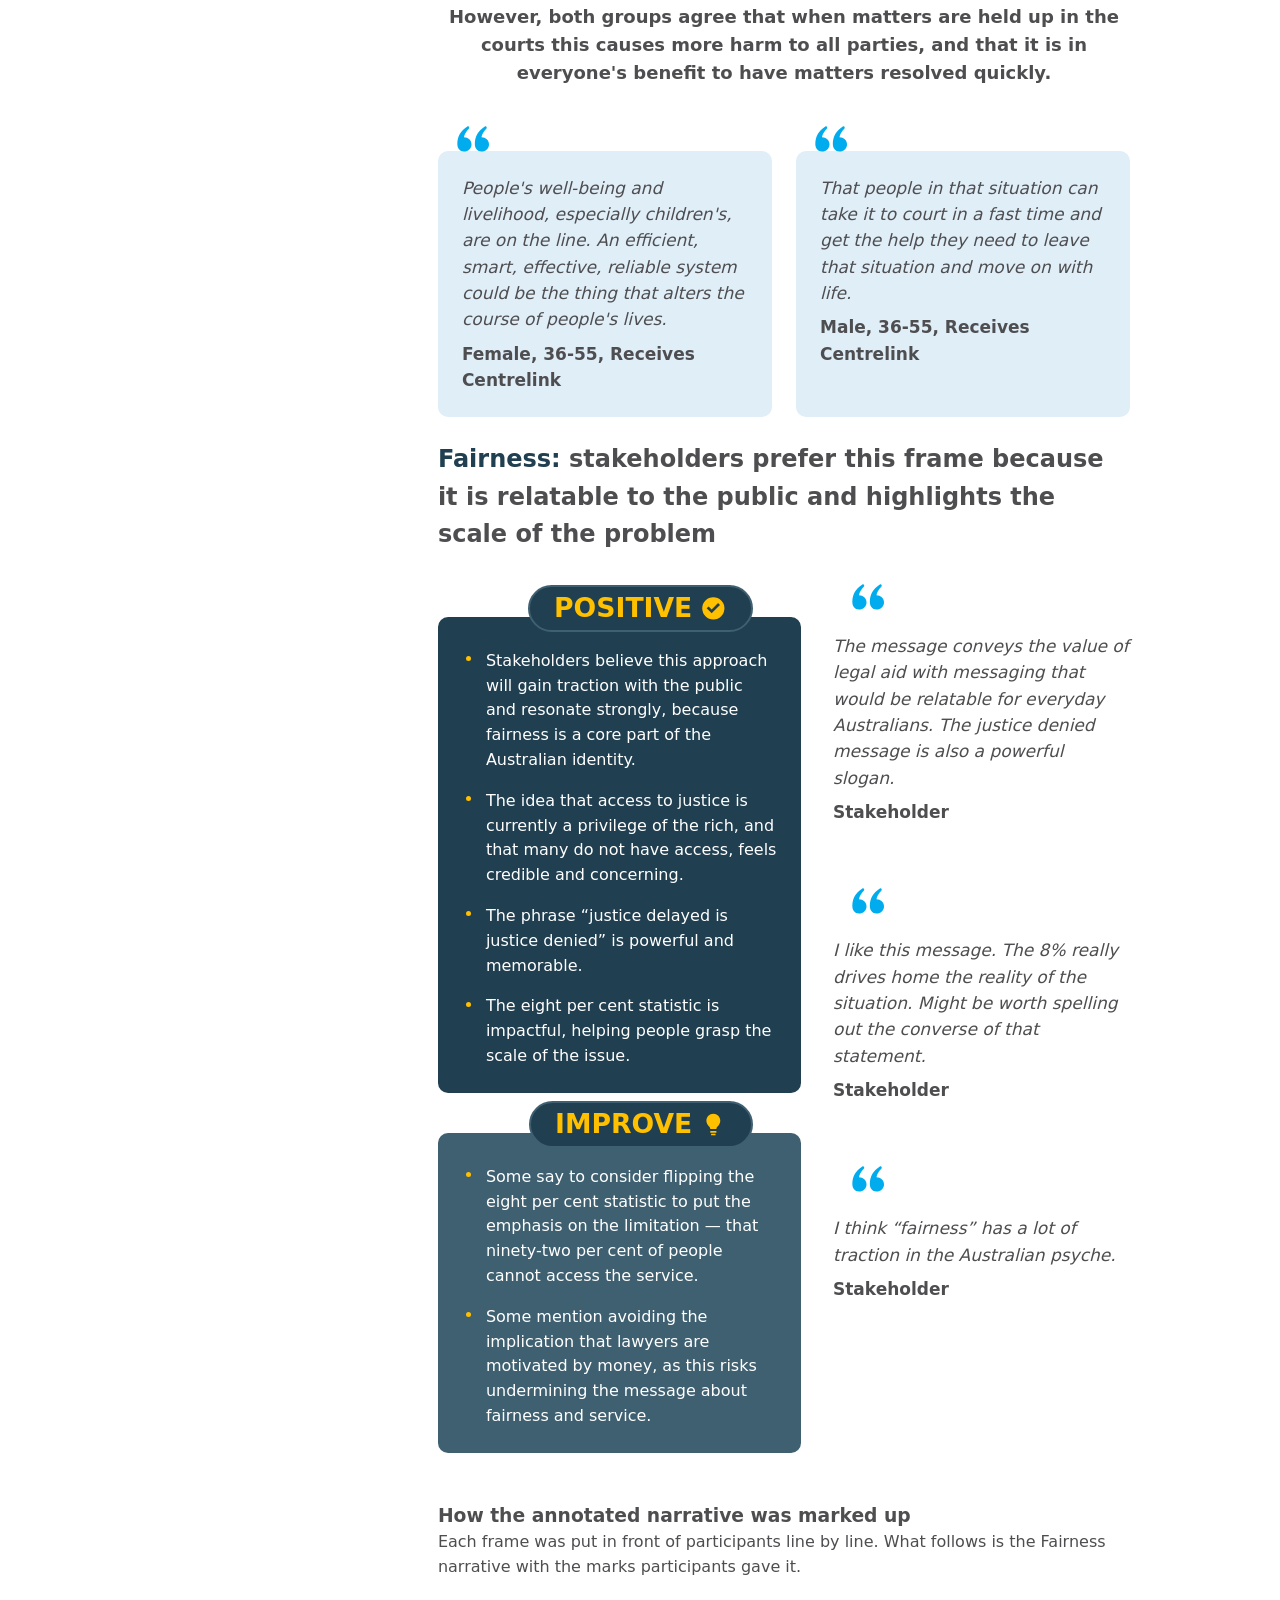
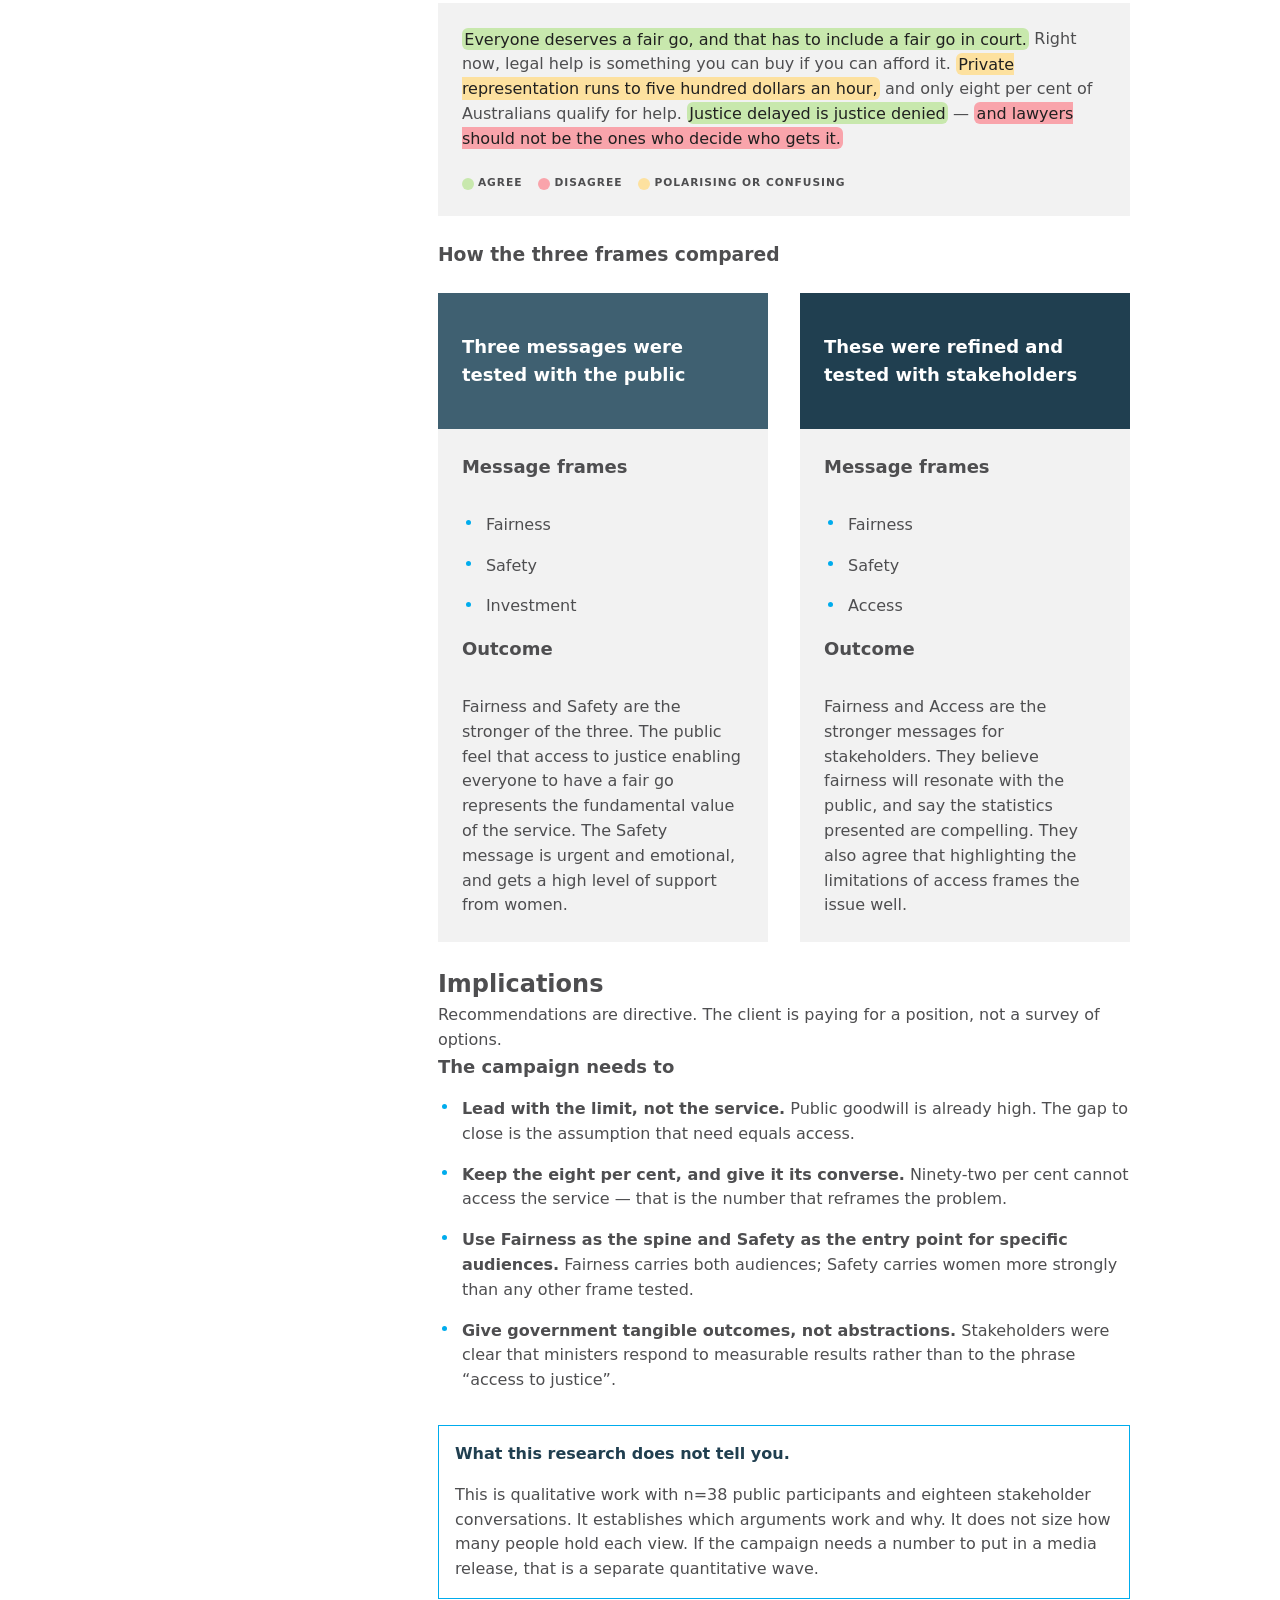
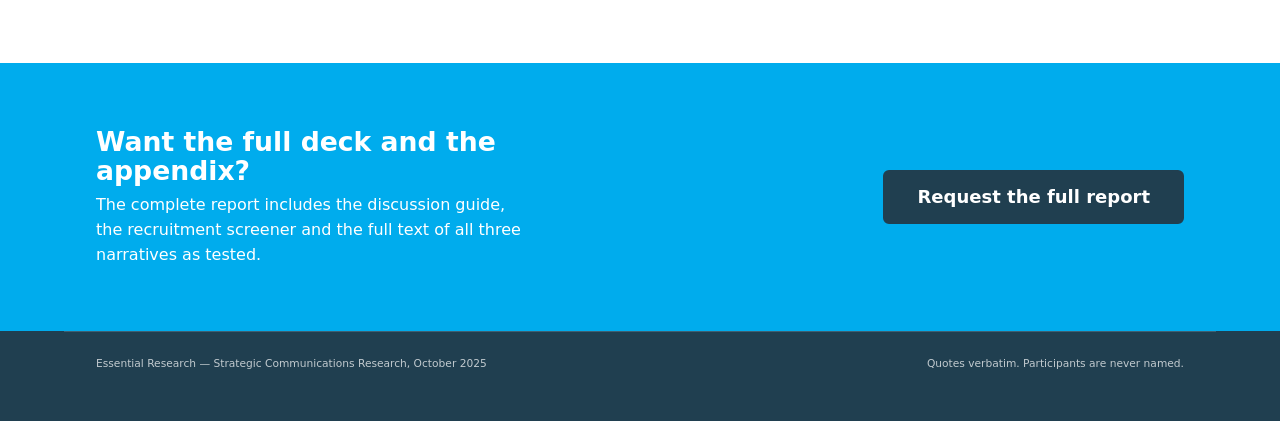
<file: pages/report.html>
<!doctype html>
<html lang="en-AU">
<head>
<meta charset="utf-8">
<meta name="viewport" content="width=device-width, initial-scale=1">
<title>Strategic Communications Research — Essential Research</title>
<meta name="description" content="Qualitative research report. Public and stakeholder perceptions of the legal assistance sector, and how three narrative frames performed against them.">
<link rel="stylesheet" href="../tokens/tokens.css">
<link rel="stylesheet" href="../styles/base.css">
<link rel="stylesheet" href="../styles/components.css">
<link rel="stylesheet" href="../styles/patterns.css">
</head>
<body class="es-page" data-context="longform">

<!-- partial:assets/logo/logo-sprite.html -->
<!-- Logo sprite. Inlined so currentColor and --es-logo-dot resolve against
     the surrounding surface scope. Source: assets/logo/essential-research-positive.svg -->
<svg xmlns="http://www.w3.org/2000/svg" style="position:absolute;width:0;height:0;overflow:hidden" aria-hidden="true">
  <symbol id="es-logo" viewBox="0 0 347.2 91.2">
    <g>
        <path fill="currentColor" d="M0,51c3.8,0,5.2-1.1,5.2-5.6V9.7c0-4.5-1.3-5.6-5.2-5.6v-4h39.9l0.9,13.6h-6.4c-1.7-6-2.6-7.6-8.3-7.6h-7.5
        v18.3h4.2c4.9,0,6.1-1.1,6.4-5.6h5.7v16.9h-5.7c-0.3-4.2-1.5-5.6-6.4-5.6h-4.3v19.1h8.9c5,0,7.1-1.8,7.7-9.1h6.5v14.7H0V51z"/>
        <path fill="currentColor" d="M46.6,52.4v-8.7H55c0.6,5.6,3.6,7,7.6,7c3.7,0,6.2-1.4,6.2-4.6c0-3-1.7-4.3-5.2-5l-6.4-1.3
        c-6.7-1.4-10.4-5.7-10.4-12.6c0-9.3,7.4-13.7,16.2-13.7c7.3,0,11.9,1.9,14,2.8v8.6h-7.7c-0.6-4.6-3.4-6-7.3-6
        c-3.3,0-5.3,1.3-5.3,4.2c0,2.4,1.4,3.6,4.2,4.2l6,1.3c7.8,1.7,12.5,6.1,12.5,13.6c0,8.6-6.4,13.4-17.7,13.4
        C53.1,55.8,48.9,53.6,46.6,52.4z"/>
        <path fill="currentColor" d="M83.2,52.4v-8.7h8.3c0.6,5.6,3.6,7,7.6,7c3.7,0,6.2-1.4,6.2-4.6c0-3-1.7-4.3-5.2-5l-6.4-1.3
        c-6.7-1.4-10.4-5.7-10.4-12.6c0-9.3,7.4-13.7,16.2-13.7c7.3,0,11.9,1.9,14,2.8v8.6h-7.7c-0.6-4.6-3.4-6-7.3-6
        c-3.3,0-5.3,1.3-5.3,4.2c0,2.4,1.4,3.6,4.2,4.2l6,1.3c7.8,1.7,12.5,6.1,12.5,13.6c0,8.6-6.4,13.4-17.7,13.4
        C89.7,55.8,85.5,53.6,83.2,52.4z"/>
        <path fill="currentColor" d="M154.2,45.9l2,3.4c-4.4,4.4-9.7,6.5-17,6.5c-12.4,0-19.6-7.8-19.6-21.3c0-13.3,7.8-21,19.5-21
        c12.9,0,17.7,7.5,17.7,19.5v3.7h-23.5c0.3,8.3,3.1,11.9,10.4,11.9C147.1,48.5,150.7,47.7,154.2,45.9z M133.4,30.9h10.9
        c0-9.4-1.3-12.2-5-12.2C135.6,18.6,134,21.5,133.4,30.9z"/>
        <path fill="currentColor" d="M174.3,13.5c0.5,0.8,2.2,3.9,2.4,7.1c3.4-3.9,7.6-7.1,13.8-7.1c6.4,0,11.5,3.8,11.5,12.2v19.8
        c0,4.5,0.8,5.5,4.6,5.5v3.8h-21.9V51c3.8,0,4.6-1,4.6-5.4V28.8c0-4.8-1.9-6.4-5.1-6.4c-3.2,0-5.4,1.3-7.2,2.5v20.6
        c0,4.4,0.8,5.4,4.6,5.4v3.8h-22V51c3.8,0,4.6-1,4.6-5.5V27c0-5.7-0.7-6.5-4.5-6.7v-3.7L174.3,13.5z"/>
        <path fill="currentColor" d="M254,13.9v31.6c0,4.5,0.8,5.5,4.6,5.5v3.8h-22V51c3.8,0,4.6-1,4.6-5.5V27c0-5.7-0.7-6.5-4.5-6.7v-3.7
        L254,13.9z"/>
        <path fill="currentColor" d="M301.3,49.6v3.5c-1.7,1.1-4.9,2.1-8.6,2.1c-4.7,0-7.6-2.1-8.3-5.4c-1.3,2.9-4.6,6-10.9,6
        c-6.9,0-12.5-3.4-12.5-11.6c0-9.3,6.7-13.3,19-13.3c0.9,0,3.1,0.1,4.1,0.2v-3.6c0-5.9-1.5-8.4-5.3-8.4c-4,0-5.1,2.9-5.7,7.2h-9.4
        v-8.3c4.3-2.5,10.8-4.5,17.4-4.5c9.1,0,15.7,4,15.7,13.2c0,2.4-0.3,8.9-0.3,16C296.4,48.5,297.4,49.5,301.3,49.6z M281.1,35.6
        c-4.6,0-7.1,2.3-7.1,6.8c0,4.2,1.6,5.5,4.2,5.5c1.6,0,4.1-0.8,5.4-2.4l0.2-10H281.1z"/>
        <path fill="currentColor" d="M206.5,14.5L206.5,14.5l0,6.4h4.7v23.5c0,8.8,4.1,11.5,11.5,11.5c4.7,0,8.2-1,11.4-3l-1.3-4.4
        c-1.8,0.7-3.1,1-4.5,1c-3.9,0-4.4-2.4-4.4-8.1V20.8h8.2v-6.4h-8.2V4L212,5.8v4.1C212,13.7,211,14.5,206.5,14.5L206.5,14.5z"/>
        <path fill="currentColor" d="M319.7,0c0.4,0.6,1.6,2.7,1.6,7.8v37.7c0,4.5,0.8,5.5,4.6,5.5v3.8h-22V51c3.8,0,4.6-1,4.6-5.5V12.4
        c0-5.7-1.1-6.5-4.9-6.7V2L319.7,0z"/>
        <path fill="var(--es-logo-dot, #00ACED)" d="M339.8,55.2c-4,0-7.4-3.2-7.4-7.3c0-4,3.4-7.3,7.5-7.3c4.2,0,7.3,3.3,7.3,7.3
        C347.2,52,343.9,55.2,339.8,55.2z"/>
    </g>
    <g>
        <g>
        <path fill="currentColor" d="M203.6,90.8h-2.1l-5.7-8h-4.2v8h-1.7V72.7h5.1c3.1,0,3.9,0,5.1,0.4c3,1,3.2,3.9,3.2,4.8
        c0,1.9-0.8,2.9-1.4,3.5c-1.3,1.2-3,1.3-4,1.4L203.6,90.8z M191.5,81.3h4.2c1.2,0,2.3,0,3-0.2c1.9-0.4,2.6-1.8,2.6-3.3
        c0-1.8-0.9-3.1-2.6-3.4c-0.5-0.1-0.7-0.1-3-0.1h-4.2V81.3z"/>
        <path fill="currentColor" d="M219.9,90.8h-12.4v-18h11.8v1.6h-10.1v6.4h9.1v1.6h-9.1v6.9h10.7V90.8z"/>
        <path fill="currentColor" d="M234.5,77.1c-0.2-0.5-0.4-1.1-0.8-1.6c-0.9-1.3-2.3-1.8-3.9-1.8c-1.9,0-4.2,0.8-4.2,3.2c0,2.2,2,2.8,3,3.1
        c0.5,0.2,3.1,0.8,3.7,1c1,0.3,4.2,1.4,4.2,4.8c0,2.5-2.1,5.4-6.7,5.4c-1.9,0-3.3-0.5-4.2-1.1c-1.4-0.9-2.1-2.2-2.5-3.9l1.7-0.9
        c0,0.7,0.1,1.5,0.4,2.1c0.8,1.7,2.7,2.3,4.5,2.3c3.5,0,5-1.9,5-3.8c0-1.3-0.6-2-1.1-2.4c-0.8-0.7-1.9-0.9-4.2-1.6
        c-2.6-0.7-5.4-1.6-5.4-5c0-3.5,3.1-4.7,5.9-4.7c4.6,0,5.8,3,6.2,4L234.5,77.1z"/>
        <path fill="currentColor" d="M253,90.8h-12.4v-18h11.8v1.6h-10.1v6.4h9.1v1.6h-9.1v6.9H253V90.8z"/>
        <path fill="currentColor" d="M272.1,90.8h-1.9l-2.1-5.4h-8.1l-2,5.4h-1.9l7.4-18h1.4L272.1,90.8z M267.7,84l-3.5-9.2l-3.5,9.2H267.7z"
        />
        <path fill="currentColor" d="M289.6,90.8h-2.1l-5.7-8h-4.2v8h-1.7V72.7h5.1c3.1,0,3.9,0,5.1,0.4c3,1,3.2,3.9,3.2,4.8
        c0,1.9-0.8,2.9-1.4,3.5c-1.3,1.2-3,1.3-4,1.4L289.6,90.8z M277.5,81.3h4.2c1.2,0,2.3,0,3-0.2c1.9-0.4,2.6-1.8,2.6-3.3
        c0-1.8-0.9-3.1-2.6-3.4c-0.5-0.1-0.7-0.1-3-0.1h-4.2V81.3z"/>
        <path fill="currentColor" d="M307.2,86.8c-1.7,3.8-4.4,4.4-6.7,4.4c-1.3,0-3.9-0.2-5.8-2.4c-1.4-1.6-2.1-4.1-2.1-6.9
        c0-3.8,1.4-9.6,7.7-9.6c4.9,0,6.2,2.9,7,4.7l-1.7,0.9c-0.3-1.5-1.2-2.6-1.9-3.1c-1.2-0.9-2.6-0.9-3.3-0.9c-1.9,0-3.3,0.6-4.4,2.1
        c-1.3,1.7-1.6,3.8-1.6,5.7c0,1.2,0.2,4.2,1.5,5.9c1.4,1.9,3.5,2.1,4.8,2.1c0.9,0,1.9-0.1,2.8-0.8c0.6-0.4,1.6-1.5,2.1-3.1
        L307.2,86.8z"/>
        <path fill="currentColor" d="M325.9,90.8h-1.7v-8.5h-11.1v8.5h-1.7v-18h1.7v8.1h11.1v-8.1h1.7V90.8z"/>
        </g>
    </g>
  </symbol>
</svg>
<!-- /partial -->
<!-- partial:assets/icons/icons.html -->
<!-- =============================================================================
     Essential Research — icon sprite

     PLACEHOLDER SET. The reference reports use Microsoft Office stock icons
     (element ids Icons_Meeting, Icons_ThoughtBubble, Icons_Garbage) recoloured
     to gold, cyan or white. Those are Microsoft's artwork and are not
     redistributed here.

     These are drawn to the same rules so the system renders and the conventions
     hold: 96 x 96 grid, solid fill, stroke="none", one flat colour taken from
     currentColor, no outline style. Replace them with a licensed or bespoke
     Essential set before this ships — see DESIGN.md, "What code cannot carry".
     ========================================================================== -->
<svg xmlns="http://www.w3.org/2000/svg" style="position:absolute;width:0;height:0;overflow:hidden" aria-hidden="true">

  <!-- The double-quote glyph. Sits above and overlapping the quote card's
       top-left corner, never inside it. -->
  <symbol id="es-icon-quote" viewBox="0 0 96 96">
    <path d="M8 60c0-18 8-32 24-42 3-2 6 2 4 5-7 7-11 14-12 21 10 0 18 7 18 17s-8 17-18 17S8 70 8 60Z"/>
    <path d="M50 60c0-18 8-32 24-42 3-2 6 2 4 5-7 7-11 14-12 21 10 0 18 7 18 17s-8 17-18 17-16-8-16-18Z"/>
  </symbol>

  <!-- Public. A group of people — the participant voice. -->
  <symbol id="es-icon-public" viewBox="0 0 96 96">
    <circle cx="48" cy="22" r="10"/>
    <path d="M48 36c-9 0-15 5-15 13v27h30V49c0-8-6-13-15-13Z"/>
    <circle cx="22" cy="30" r="8"/>
    <path d="M22 42c-8 0-13 4-13 11v23h13V49c0-3 1-5 3-7Z"/>
    <circle cx="74" cy="30" r="8"/>
    <path d="M74 42c8 0 13 4 13 11v23H74V49c0-3-1-5-3-7Z"/>
  </symbol>

  <!-- Stakeholders. Scales inside a hexagonal node network — institutions,
       weighed. -->
  <symbol id="es-icon-stakeholders" viewBox="0 0 96 96">
    <path d="M45 16h6v10h-6z"/>
    <path d="M20 30h56v5H20z"/>
    <path d="M45 33h6v38h-6z"/>
    <path d="M32 74h32v6H32z"/>
    <path d="M24 36 12 58h24L24 36Zm0 12 4 7h-8l4-7Z"/>
    <path d="M72 36 60 58h24L72 36Zm0 12 4 7h-8l4-7Z"/>
    <circle cx="48" cy="12" r="6"/>
    <circle cx="14" cy="30" r="6"/>
    <circle cx="82" cy="30" r="6"/>
    <circle cx="14" cy="66" r="6"/>
    <circle cx="82" cy="66" r="6"/>
  </symbol>

  <!-- POSITIVE. What is working. -->
  <symbol id="es-icon-positive" viewBox="0 0 96 96">
    <path d="M48 8a40 40 0 1 0 0 80 40 40 0 0 0 0-80Zm-6 58L24 48l7-7 11 11 23-23 7 7-30 30Z"/>
  </symbol>

  <!-- IMPROVE. What to refine. -->
  <symbol id="es-icon-improve" viewBox="0 0 96 96">
    <path d="M48 10c-14 0-25 11-25 25 0 9 5 16 10 21 3 3 4 6 4 9h22c0-3 1-6 4-9 5-5 10-12 10-21 0-14-11-25-25-25Z"/>
    <path d="M37 72h22v6H37z"/>
    <path d="M40 82h16v5H40z"/>
  </symbol>

  <!-- Method. Applied to methodology and executive-summary badges. -->
  <symbol id="es-icon-method" viewBox="0 0 96 96">
    <path d="M42 10a32 32 0 1 0 19 57l20 20 8-8-20-20A32 32 0 0 0 42 10Zm0 10a22 22 0 1 1 0 44 22 22 0 0 1 0-44Z"/>
  </symbol>

  <!-- Data. Used on quant dividers and stat blocks. -->
  <symbol id="es-icon-data" viewBox="0 0 96 96">
    <path d="M14 60h14v26H14zM33 40h14v46H33zM52 50h14v36H52zM71 22h14v64H71z"/>
  </symbol>

</svg>
<!-- /partial -->

<header class="es-header">
  <div class="es-header__inner">
    <a href="landing.html" class="es-logo" aria-label="Essential Research home"><svg class="es-logo__svg" viewBox="0 0 347.2 91.2"><use href="#es-logo"/></svg></a>
    <nav class="es-nav" aria-label="Primary">
      <a class="es-nav__link" href="landing.html">Home</a>
      <a class="es-nav__link" href="report.html" aria-current="page">Reports</a>
      <a class="es-nav__link" href="slides.html">Decks</a>
      <a class="es-button es-button--outline es-button--sm" href="#download">Download the PDF</a>
    </nav>
  </div>
</header>

<main>

  <!-- ===================== REPORT MASTHEAD ===================== -->
  <section class="es-hero" data-surface="inverse" style="padding-block: var(--es-space-4xl)">
    <div class="es-dots es-hero__pattern" aria-hidden="true"></div>
    <div class="es-hero__inner">
      <p class="es-eyebrow">Qualitative research report</p>
      <h1 class="es-display es-hero__copy" style="max-width: 18ch">Strategic Communications Research</h1>
      <p class="es-hero__standfirst" style="max-width: 56ch">
        What the public and the sector believe about legal assistance, where those beliefs
        diverge, and which of three narrative frames does the most work with each audience.
      </p>
      <div class="es-tag-list" style="margin-top: var(--es-space-md)">
        <span class="es-badge es-badge--highlight">Fieldwork October 2025</span>
        <span class="es-badge es-badge--outline">Public and stakeholders</span>
      </div>
    </div>
  </section>

  <div class="es-report">

    <!-- ===================== CONTENTS RAIL ===================== -->
    <aside class="es-report__rail">
      <p class="es-eyebrow">Contents</p>
      <nav aria-label="Report contents">
        <ol class="es-report__contents">
          <li><a href="#summary" aria-current="true">Executive summary</a></li>
          <li><a href="#design">Research design</a></li>
          <li><a href="#brand">What people think it is</a></li>
          <li><a href="#reach">What people think it reaches</a></li>
          <li><a href="#gender">Where the audience splits</a></li>
          <li><a href="#testing">Message testing</a></li>
          <li><a href="#implications">Implications</a></li>
        </ol>
      </nav>
      <hr>
      <p class="es-caption">
        Prepared by Essential Research. Quotes are verbatim and attributed by segment,
        never by name.
      </p>
      <a class="es-button es-button--outline es-button--sm" href="#download" id="download">Download the PDF</a>
    </aside>

    <!-- ===================== BODY ===================== -->
    <div class="es-doc">

      <section id="summary">
        <p class="es-eyebrow">Executive summary</p>
        <h2 style="margin-top:0">The public thinks better of the sector than the sector expects, and worse of its own chances than the facts allow</h2>

        <p>Access to justice is understood as a basic right, and the legal assistance sector is
        viewed as an essential service. That is the starting position, and it is stronger than
        most people inside the sector assume.</p>

        <p>While stakeholders believe the public views legal assistance negatively, the research
        found the opposite. Those who have used the service describe an overwhelmingly positive
        experience, and they give a human face to work that is otherwise abstract.</p>

        <p>The gap sits elsewhere. The public significantly overestimates how far the service
        reaches, and is shocked when told the limits of it. Regional coverage is where that shock
        lands hardest.</p>

        <figure class="es-pullquote">
          <blockquote class="es-pullquote__text">There is a lack of clarity within government about both the breadth and the limits of the sector's role.</blockquote>
          <figcaption class="es-pullquote__attribution">Finding 3</figcaption>
        </figure>

        <p>Three narrative frames were tested. Fairness achieved the strongest overall support
        with both audiences, and it did so for different reasons in each — which is what makes it
        usable across a campaign rather than in one part of it.</p>
      </section>

      <section id="design">
        <h2>Research design</h2>
        <p>Three phases, sequenced so that each one informed the next. The public phase ran first
        so the stakeholder conversations could be grounded in what people actually said, rather
        than in what the sector believed they would say.</p>

        <div class="es-card-grid" style="margin-block: var(--es-space-md)">
          <article class="es-card es-card--headed" data-tone="public">
            <header class="es-card__header">
              <p class="es-card__eyebrow">Phase 1</p>
              <p class="es-card__label">Public</p>
              <span class="es-audience es-card__badge" data-audience="public"><svg class="es-audience__icon" viewBox="0 0 96 96"><use href="#es-icon-public"/></svg></span>
            </header>
            <div class="es-card__body">
              <div><p class="es-lead" style="margin-bottom:var(--es-space-3xs)">What?</p><p class="es-body">Three-day online overtime discussion board with n=38 participants.</p></div>
              <div><p class="es-lead" style="margin-bottom:var(--es-space-3xs)">Why?</p><p class="es-body">Exploratory qualitative research into existing attitudes, and into public support for more funding.</p></div>
              <div><p class="es-lead" style="margin-bottom:var(--es-space-3xs)">Who?</p><p class="es-body">50/50 male and female. 50/50 split between people who receive Centrelink payments and people who do not. Mix of ages, states, incomes and household types.</p></div>
            </div>
          </article>
          <article class="es-card es-card--headed" data-tone="stakeholder">
            <header class="es-card__header">
              <p class="es-card__eyebrow">Phase 2</p>
              <p class="es-card__label">Stakeholders</p>
              <span class="es-audience es-card__badge" data-audience="stakeholders"><svg class="es-audience__icon" viewBox="0 0 96 96"><use href="#es-icon-stakeholders"/></svg></span>
            </header>
            <div class="es-card__body">
              <div><p class="es-lead" style="margin-bottom:var(--es-space-3xs)">What?</p><p class="es-body">Nine in-depth interviews of 45 to 60 minutes with people working in government or the legal sector.</p></div>
              <div><p class="es-lead" style="margin-bottom:var(--es-space-3xs)">Why?</p><p class="es-body">To get feedback on the narrative frames and messages before they were refined.</p></div>
              <div><p class="es-lead" style="margin-bottom:var(--es-space-3xs)">Who?</p><p class="es-body">A mix of executive, political advisory and media advisory positions.</p></div>
            </div>
          </article>
          <article class="es-card es-card--headed" data-tone="deep">
            <header class="es-card__header">
              <p class="es-card__eyebrow">Phase 3</p>
              <p class="es-card__label">Refinement</p>
              <span class="es-audience es-card__badge" data-audience="stakeholders"><svg class="es-audience__icon" viewBox="0 0 96 96"><use href="#es-icon-stakeholders"/></svg></span>
            </header>
            <div class="es-card__body">
              <div><p class="es-lead" style="margin-bottom:var(--es-space-3xs)">What?</p><p class="es-body">One-day online board with nine stakeholders reviewing the refined messages.</p></div>
              <div><p class="es-lead" style="margin-bottom:var(--es-space-3xs)">Why?</p><p class="es-body">To understand how to optimise each message for government and for the public.</p></div>
              <div><p class="es-lead" style="margin-bottom:var(--es-space-3xs)">Who?</p><p class="es-body">Communications coordinators, communications directors, media advisors and leadership roles.</p></div>
            </div>
          </article>
        </div>
      </section>

      <section id="brand">
        <h2>'Legal aid' has an extremely strong brand among the public, and is seen to cover all elements of legal representation</h2>

        <p class="es-lead">Legal Aid has strong brand and name recognition.</p>
        <ul class="es-list">
          <li>Almost everyone says they have heard of Legal Aid and knows that it provides free legal advice and assistance across a wide range of matters.</li>
          <li>While they might be conflating Legal Aid with community legal centres, this helps demonstrate the leadership position it holds in the sector.</li>
        </ul>

        <p class="es-lead" style="margin-top: var(--es-space-md)">There is an assumption that if someone needs Legal Aid, they will get it.</p>
        <ul class="es-list">
          <li>The public does not have a deep understanding of how and who gets to access the service.</li>
          <li>There is low awareness of means testing, and this results in many assuming the service is available to anyone unable to afford private legal fees.</li>
        </ul>

        <div class="es-quote-row" style="margin-top: var(--es-space-lg)">
          <figure class="es-quote">
            <svg class="es-quote__mark" viewBox="0 0 96 96" aria-hidden="true"><use href="#es-icon-quote"/></svg>
            <blockquote class="es-quote__text">Yes they are not for profit and provide legal services to people in need. It could be anyone who can't afford lawyers.</blockquote>
            <figcaption class="es-quote__attribution">Male, 36-55, Receives Centrelink</figcaption>
          </figure>
          <figure class="es-quote">
            <svg class="es-quote__mark" viewBox="0 0 96 96" aria-hidden="true"><use href="#es-icon-quote"/></svg>
            <blockquote class="es-quote__text">Legal Aid is there for people needing legal assistance with matters such as criminal offences, going to court, dealing with family legal issues. Anyone can access Legal Aid services.</blockquote>
            <figcaption class="es-quote__attribution">Female, 36-55, No Centrelink</figcaption>
          </figure>
        </div>
      </section>

      <section id="reach">
        <h2>There is shock that the service is only accessible to eight per cent of people — this makes people realise how limited it is</h2>

        <p>The eight per cent figure does more work than any other piece of evidence tested. It
        is specific, it is surprising, and it reframes the problem from a question of quality to a
        question of scale.</p>

        <div class="es-qbase" style="margin-block: var(--es-space-md)">
          <p class="es-qbase__q"><b>Q:</b> Before today, how much had you heard about who is eligible for Legal Aid?</p>
          <p class="es-qbase__base"><b>Base:</b> all public participants (n=38). Qualitative — figures below are illustrative of the pattern, not population estimates.</p>
        </div>

        <div class="es-table-wrap">
          <table class="es-table">
            <caption>Where participants placed the eligibility threshold, before and after being told the actual figure</caption>
            <thead>
              <tr>
                <th scope="col">Participant estimate of who is eligible</th>
                <th scope="col" data-numeric>Before</th>
                <th scope="col" data-numeric>After</th>
              </tr>
            </thead>
            <tbody>
              <tr><th scope="row">Anyone who cannot afford a private lawyer</th><td data-numeric>Most</td><td data-numeric>A few</td></tr>
              <tr><th scope="row">People receiving income support</th><td data-numeric>Many</td><td data-numeric>Many</td></tr>
              <tr><th scope="row">Only people in serious criminal matters</th><td data-numeric>Some</td><td data-numeric>Some</td></tr>
              <tr data-emphasis><th scope="row">A narrow group, smaller than expected</th><td data-numeric>A few</td><td data-numeric>Most</td></tr>
            </tbody>
            <tfoot>
              <tr><td colspan="3">Hedges follow the standard ladder: most, many, some, a few. Qualitative findings are not percentages.</td></tr>
            </tfoot>
          </table>
        </div>

        <figure class="es-pullquote">
          <blockquote class="es-pullquote__text">Eight per cent? I assumed if you needed it you'd get it. That changes what I think the problem is.</blockquote>
          <figcaption class="es-pullquote__attribution">Female, 36-55, No Centrelink</figcaption>
        </figure>
      </section>

      <section id="gender">
        <h2>There are gender differences in how the public views the Family Court, but agreement that a speedy resolution matters</h2>

        <div class="es-split es-split--even" style="margin-block: var(--es-space-md)">
          <div>
            <p class="es-lead">Women connect emotionally to the safety implications of inefficiency.</p>
            <p class="es-body">Women understand implicitly how the Family Court can protect women in domestic violence situations. Discussing it elicits a strong emotional response around safety, risk to women's lives and the protection of children.</p>
          </div>
          <div>
            <p class="es-lead">Men are more instrumental when thinking about the same institution.</p>
            <p class="es-body">They tend to talk about efficiency, and about enabling family members to get on with their lives and achieve financial fairness. Safety is mentioned, but from a detached perspective.</p>
          </div>
        </div>

        <p class="es-lead" style="text-align:center; max-width: 60ch; margin-inline:auto">
          However, both groups agree that when matters are held up in the courts this causes more
          harm to all parties, and that it is in everyone's benefit to have matters resolved quickly.
        </p>

        <div class="es-quote-row" style="margin-top: var(--es-space-lg)">
          <figure class="es-quote">
            <svg class="es-quote__mark" viewBox="0 0 96 96" aria-hidden="true"><use href="#es-icon-quote"/></svg>
            <blockquote class="es-quote__text">People's well-being and livelihood, especially children's, are on the line. An efficient, smart, effective, reliable system could be the thing that alters the course of people's lives.</blockquote>
            <figcaption class="es-quote__attribution">Female, 36-55, Receives Centrelink</figcaption>
          </figure>
          <figure class="es-quote">
            <svg class="es-quote__mark" viewBox="0 0 96 96" aria-hidden="true"><use href="#es-icon-quote"/></svg>
            <blockquote class="es-quote__text">That people in that situation can take it to court in a fast time and get the help they need to leave that situation and move on with life.</blockquote>
            <figcaption class="es-quote__attribution">Male, 36-55, Receives Centrelink</figcaption>
          </figure>
        </div>
      </section>

      <section id="testing">
        <h2><span class="es-title__frame">Fairness:</span> stakeholders prefer this frame because it is relatable to the public and highlights the scale of the problem</h2>

        <div class="es-split" style="margin-top: var(--es-space-md)">
          <div>
            <div class="es-panel">
              <span class="es-verdict es-panel__verdict">Positive <svg class="es-verdict__icon" viewBox="0 0 96 96"><use href="#es-icon-positive"/></svg></span>
              <ul class="es-list">
                <li>Stakeholders believe this approach will gain traction with the public and resonate strongly, because fairness is a core part of the Australian identity.</li>
                <li>The idea that access to justice is currently a privilege of the rich, and that many do not have access, feels credible and concerning.</li>
                <li>The phrase &ldquo;justice delayed is justice denied&rdquo; is powerful and memorable.</li>
                <li>The eight per cent statistic is impactful, helping people grasp the scale of the issue.</li>
              </ul>
            </div>
            <div class="es-panel" data-verdict="improve">
              <span class="es-verdict es-panel__verdict">Improve <svg class="es-verdict__icon" viewBox="0 0 96 96"><use href="#es-icon-improve"/></svg></span>
              <ul class="es-list">
                <li>Some say to consider flipping the eight per cent statistic to put the emphasis on the limitation — that ninety-two per cent of people cannot access the service.</li>
                <li>Some mention avoiding the implication that lawyers are motivated by money, as this risks undermining the message about fairness and service.</li>
              </ul>
            </div>
          </div>
          <div class="es-quote-stack">
            <figure class="es-quote es-quote--bare">
              <svg class="es-quote__mark" viewBox="0 0 96 96" aria-hidden="true"><use href="#es-icon-quote"/></svg>
              <blockquote class="es-quote__text">The message conveys the value of legal aid with messaging that would be relatable for everyday Australians. The justice denied message is also a powerful slogan.</blockquote>
              <figcaption class="es-quote__attribution">Stakeholder</figcaption>
            </figure>
            <figure class="es-quote es-quote--bare">
              <svg class="es-quote__mark" viewBox="0 0 96 96" aria-hidden="true"><use href="#es-icon-quote"/></svg>
              <blockquote class="es-quote__text">I like this message. The 8% really drives home the reality of the situation. Might be worth spelling out the converse of that statement.</blockquote>
              <figcaption class="es-quote__attribution">Stakeholder</figcaption>
            </figure>
            <figure class="es-quote es-quote--bare">
              <svg class="es-quote__mark" viewBox="0 0 96 96" aria-hidden="true"><use href="#es-icon-quote"/></svg>
              <blockquote class="es-quote__text">I think &ldquo;fairness&rdquo; has a lot of traction in the Australian psyche.</blockquote>
              <figcaption class="es-quote__attribution">Stakeholder</figcaption>
            </figure>
          </div>
        </div>

        <h3 style="margin-top: var(--es-space-2xl)">How the annotated narrative was marked up</h3>
        <p>Each frame was put in front of participants line by line. What follows is the Fairness
        narrative with the marks participants gave it.</p>

        <div style="background: var(--es-colour-surface-raised); padding: var(--es-space-md); margin-block: var(--es-space-md)">
          <p style="line-height: var(--es-leading-normal)">
            <span class="es-annotate" data-mark="agree">Everyone deserves a fair go, and that has to include a fair go in court.</span>
            Right now, legal help is something you can buy if you can afford it.
            <span class="es-annotate" data-mark="polarising">Private representation runs to five hundred dollars an hour,</span>
            and only eight per cent of Australians qualify for help.
            <span class="es-annotate" data-mark="agree">Justice delayed is justice denied</span> —
            <span class="es-annotate" data-mark="disagree">and lawyers should not be the ones who decide who gets it.</span>
          </p>
          <div class="es-legend" style="margin-top: var(--es-space-md)">
            <span class="es-legend__item"><i class="es-legend__swatch" style="background: var(--es-colour-evidence-agree)"></i>Agree</span>
            <span class="es-legend__item"><i class="es-legend__swatch" style="background: var(--es-colour-evidence-disagree)"></i>Disagree</span>
            <span class="es-legend__item"><i class="es-legend__swatch" style="background: var(--es-colour-evidence-polarising)"></i>Polarising or confusing</span>
          </div>
        </div>

        <h3>How the three frames compared</h3>
        <div class="es-card-grid" style="--es-card-min: 18rem; gap: var(--es-space-lg); margin-top: var(--es-space-md)">
          <article class="es-card es-card--comparison">
            <header class="es-card__header">Three messages were tested with the public</header>
            <div class="es-card__body">
              <p class="es-lead">Message frames</p>
              <ul class="es-list"><li>Fairness</li><li>Safety</li><li>Investment</li></ul>
              <p class="es-lead">Outcome</p>
              <p class="es-body">Fairness and Safety are the stronger of the three. The public feel that access to justice enabling everyone to have a fair go represents the fundamental value of the service. The Safety message is urgent and emotional, and gets a high level of support from women.</p>
            </div>
          </article>
          <article class="es-card es-card--comparison" data-tone="deep">
            <header class="es-card__header">These were refined and tested with stakeholders</header>
            <div class="es-card__body">
              <p class="es-lead">Message frames</p>
              <ul class="es-list"><li>Fairness</li><li>Safety</li><li>Access</li></ul>
              <p class="es-lead">Outcome</p>
              <p class="es-body">Fairness and Access are the stronger messages for stakeholders. They believe fairness will resonate with the public, and say the statistics presented are compelling. They also agree that highlighting the limitations of access frames the issue well.</p>
            </div>
          </article>
        </div>
      </section>

      <section id="implications">
        <h2>Implications</h2>
        <p>Recommendations are directive. The client is paying for a position, not a survey of
        options.</p>

        <p class="es-lead">The campaign needs to</p>
        <ul class="es-list">
          <li><span class="es-list__label">Lead with the limit, not the service.</span> Public goodwill is already high. The gap to close is the assumption that need equals access.</li>
          <li><span class="es-list__label">Keep the eight per cent, and give it its converse.</span> Ninety-two per cent cannot access the service — that is the number that reframes the problem.</li>
          <li><span class="es-list__label">Use Fairness as the spine and Safety as the entry point for specific audiences.</span> Fairness carries both audiences; Safety carries women more strongly than any other frame tested.</li>
          <li><span class="es-list__label">Give government tangible outcomes, not abstractions.</span> Stakeholders were clear that ministers respond to measurable results rather than to the phrase &ldquo;access to justice&rdquo;.</li>
        </ul>

        <div class="es-commentary" style="margin-top: var(--es-space-lg)">
          <p><strong>What this research does not tell you.</strong></p>
          <p>This is qualitative work with n=38 public participants and eighteen stakeholder
          conversations. It establishes which arguments work and why. It does not size how many
          people hold each view. If the campaign needs a number to put in a media release, that
          is a separate quantitative wave.</p>
        </div>
      </section>

    </div>
  </div>

  <section class="es-cta">
    <div class="es-cta__inner">
      <div class="es-cta__copy">
        <p class="es-cta__title">Want the full deck and the appendix?</p>
        <p class="es-body">The complete report includes the discussion guide, the recruitment screener and the full text of all three narratives as tested.</p>
      </div>
      <a class="es-button es-button--secondary es-button--lg" href="#download">Request the full report</a>
    </div>
  </section>

</main>

<footer class="es-footer">
  <div class="es-footer__colophon">
    <span>Essential Research — Strategic Communications Research, October 2025</span>
    <span>Quotes verbatim. Participants are never named.</span>
  </div>
</footer>

</body>
</html>
</file>
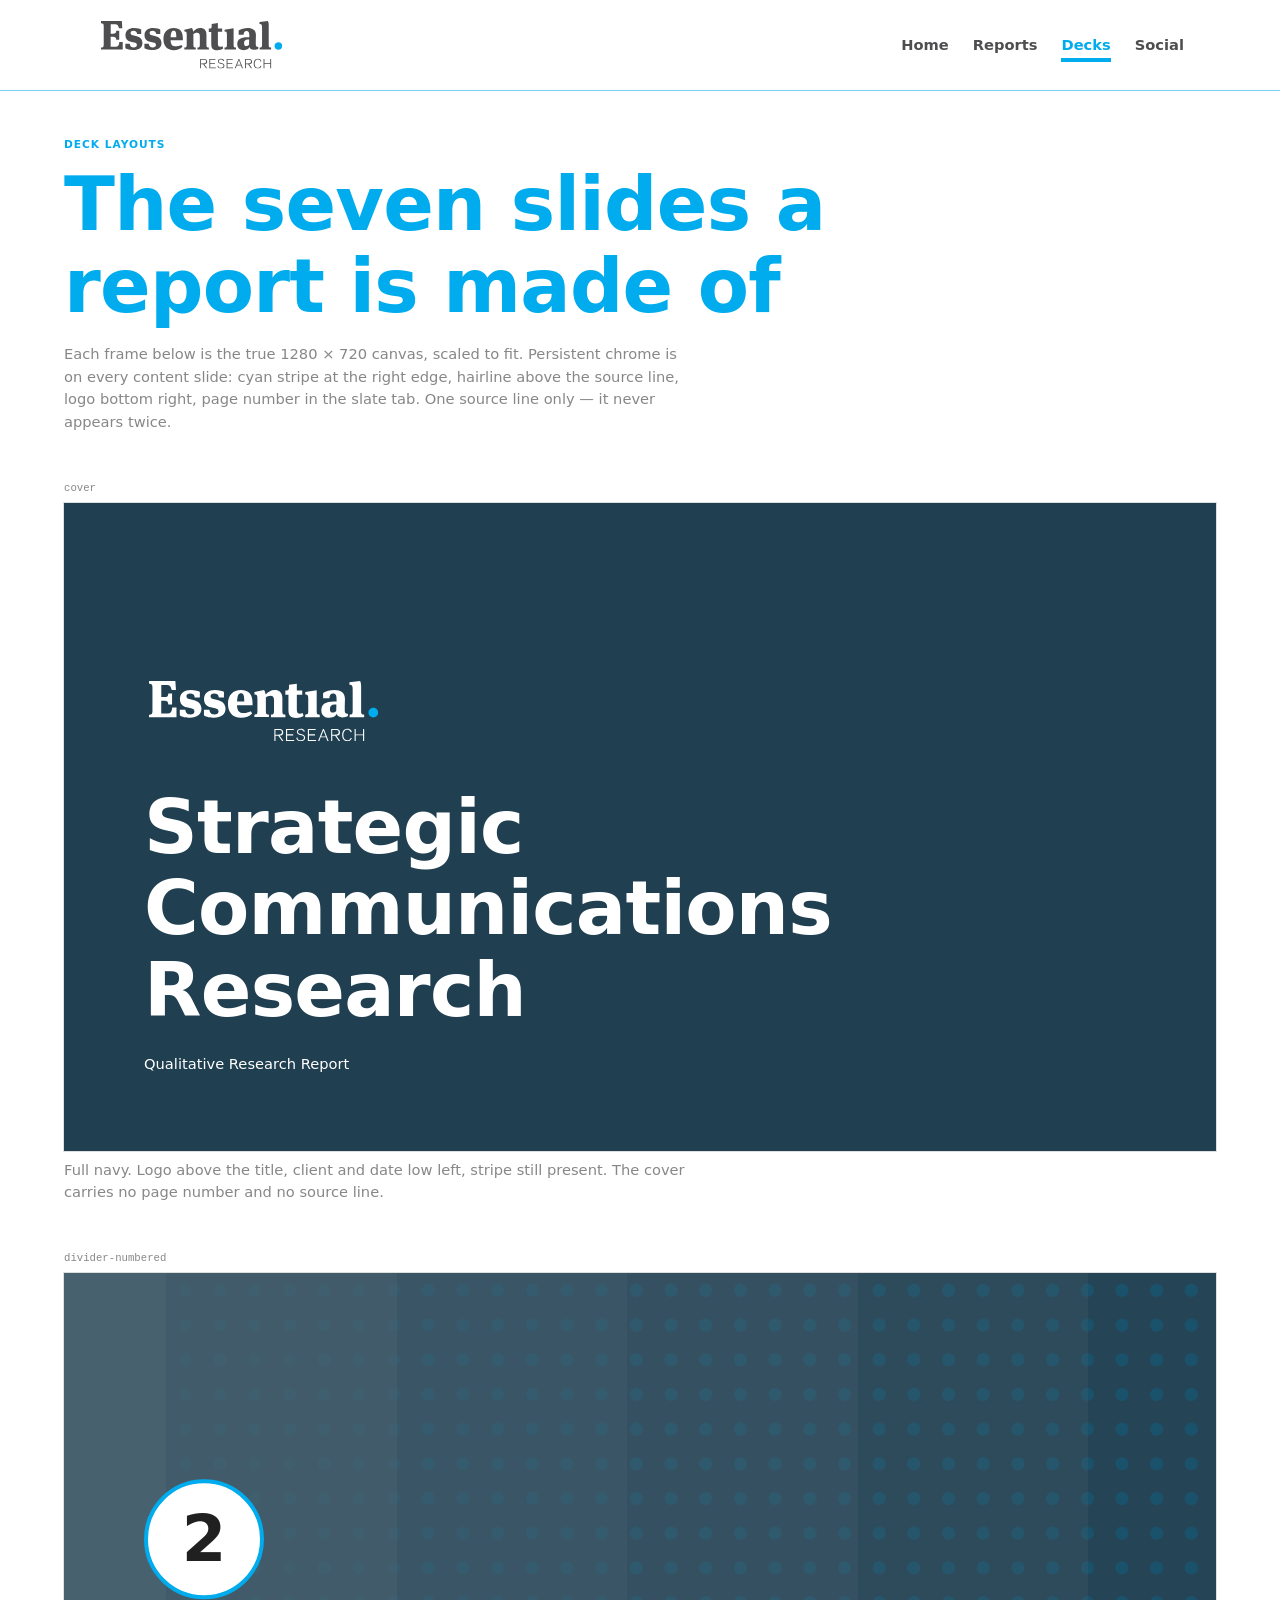
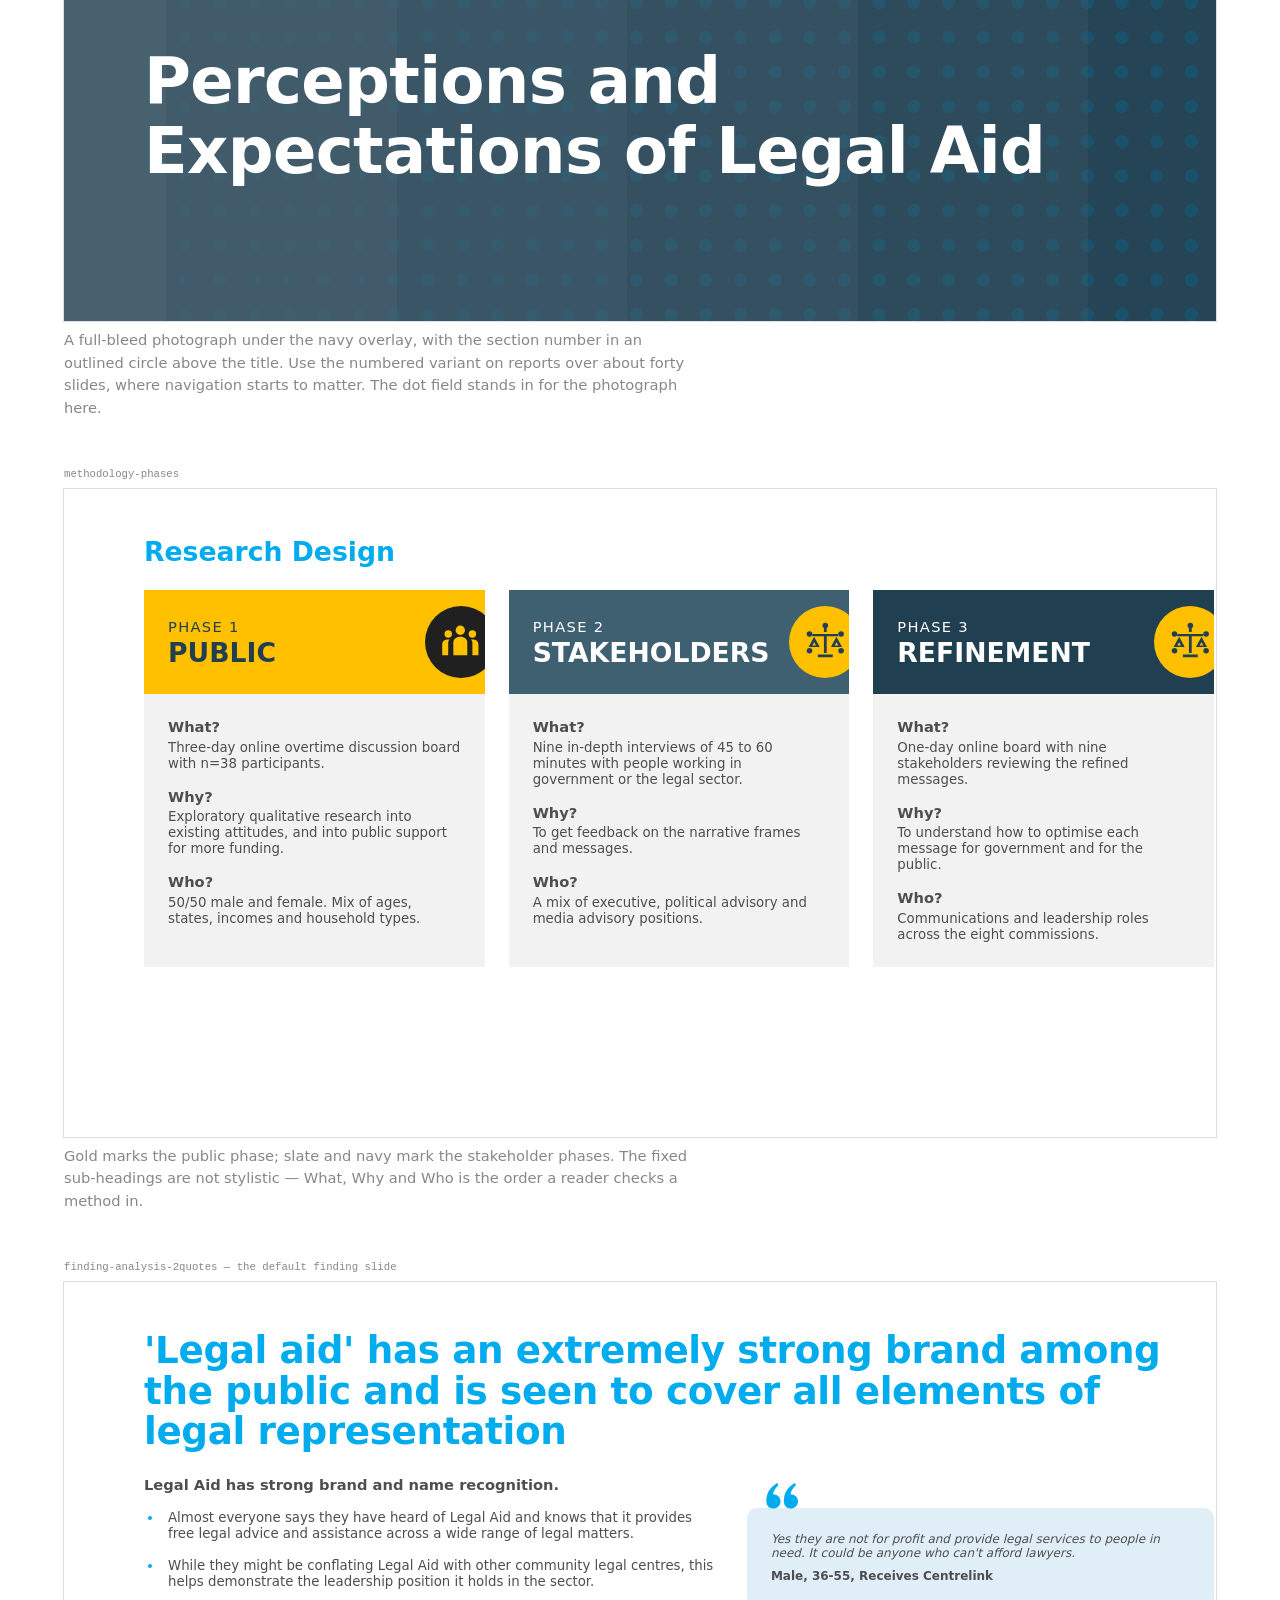
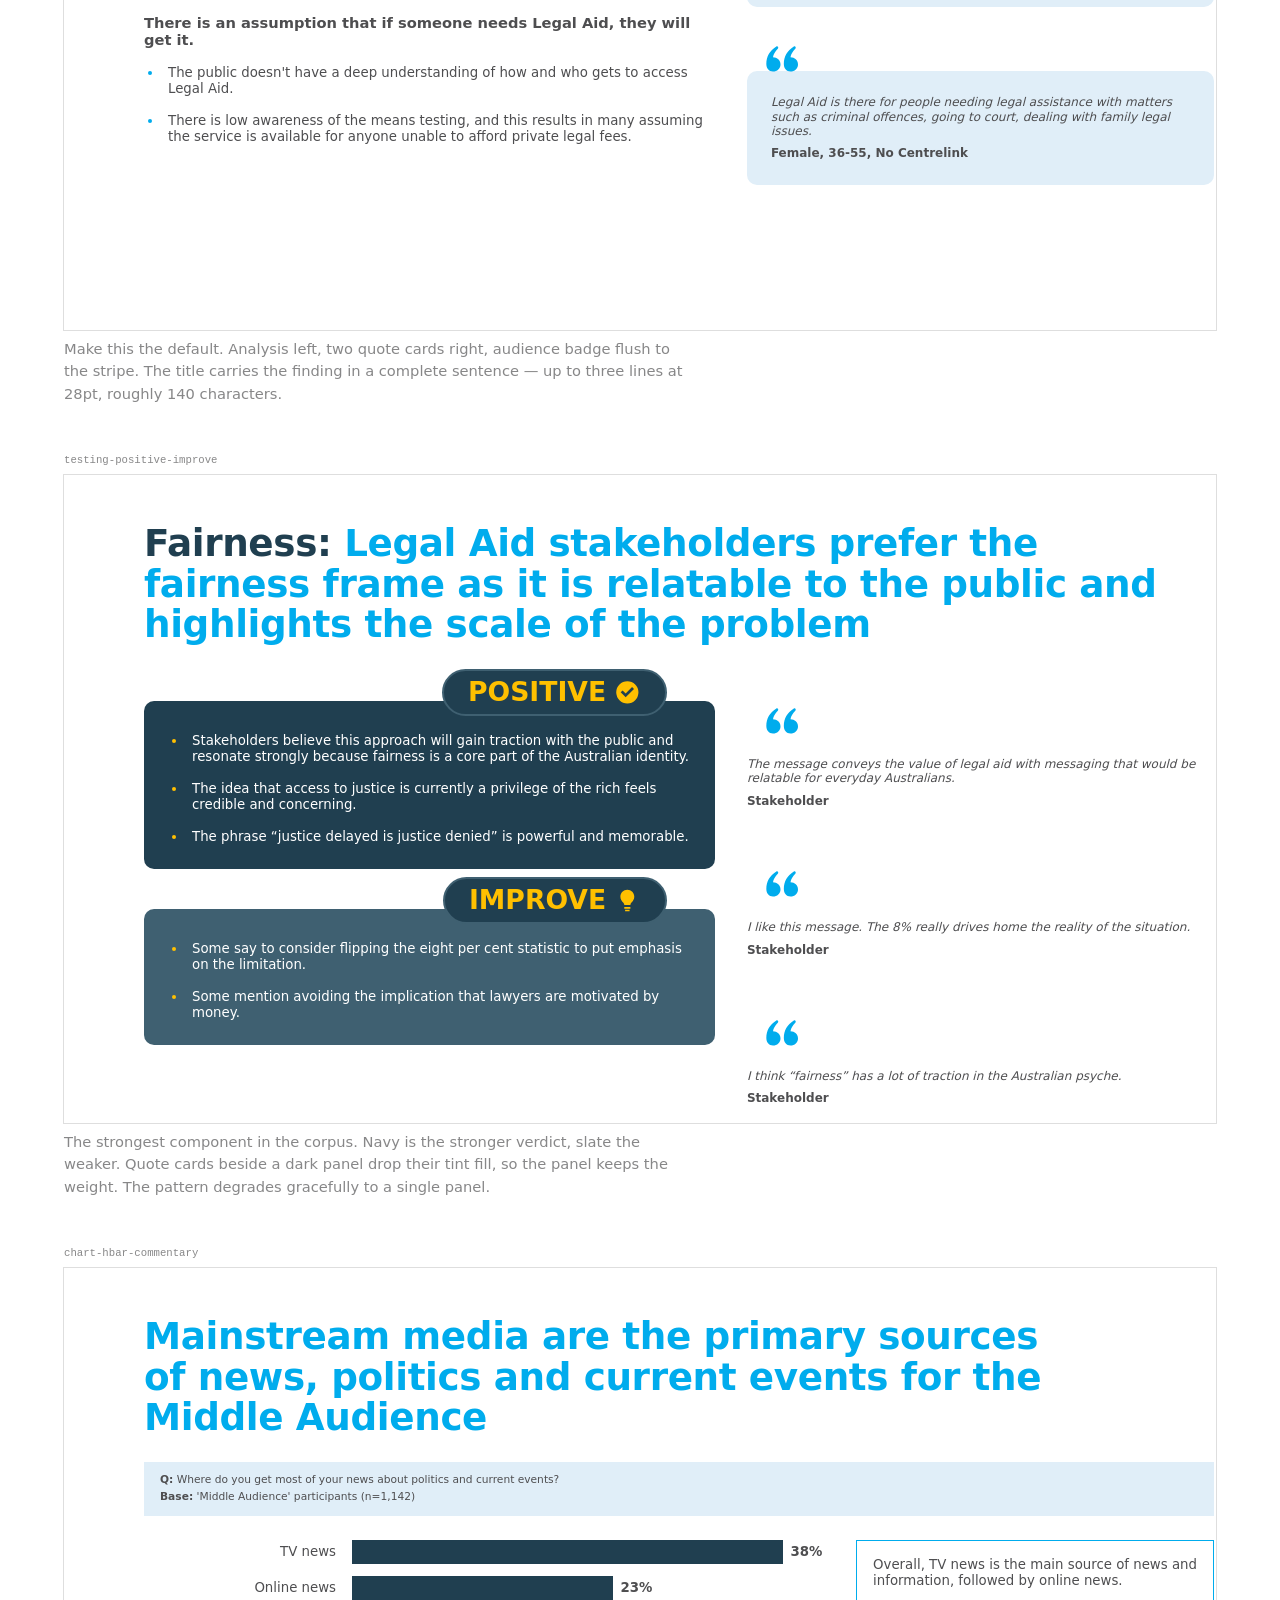
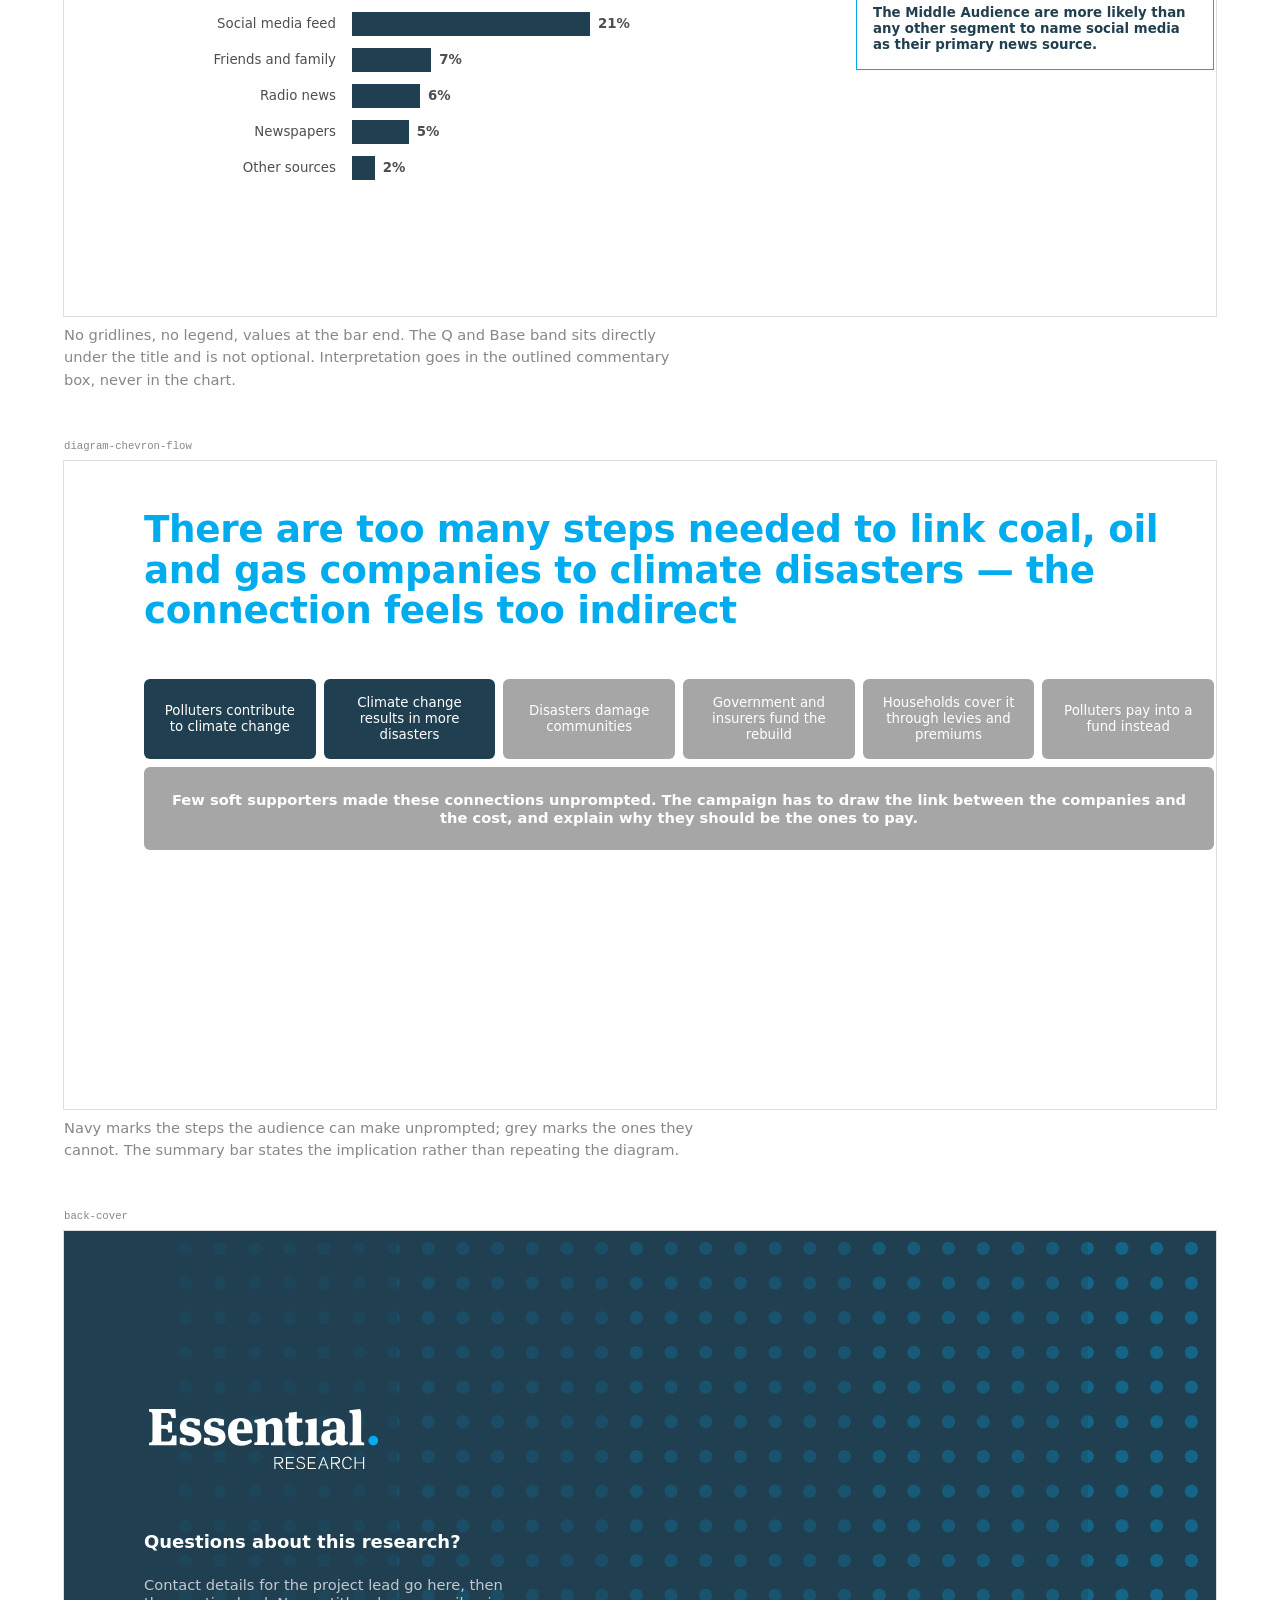
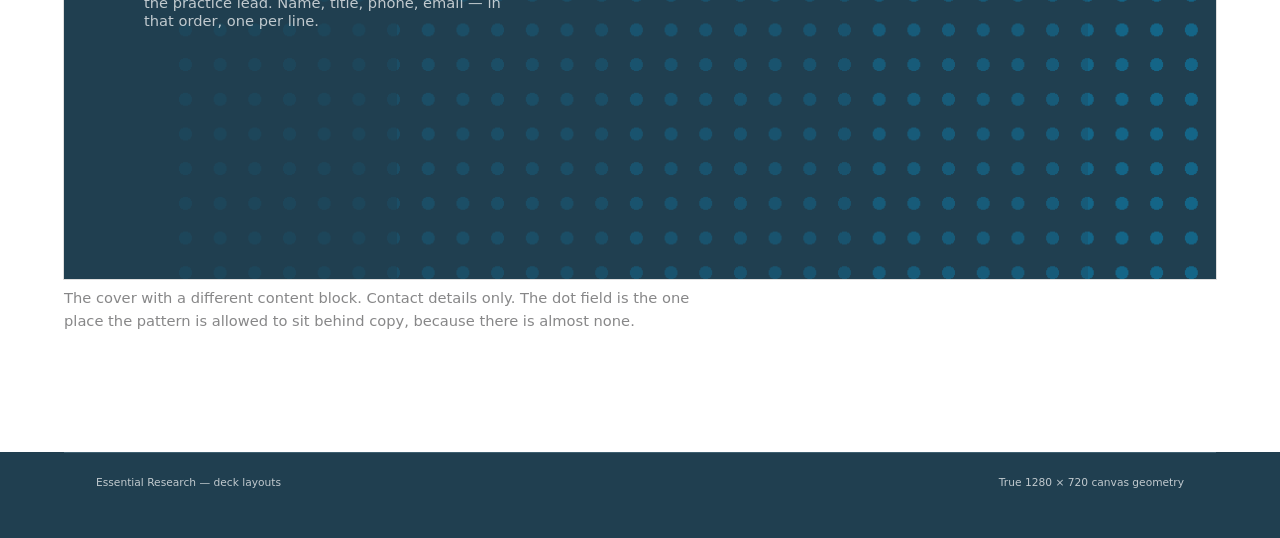
<file: pages/slides.html>
<!doctype html>
<html lang="en-AU">
<head>
<meta charset="utf-8">
<meta name="viewport" content="width=device-width, initial-scale=1">
<title>Deck layouts — Essential Research</title>
<meta name="description" content="The slide layouts an Essential Research report is built from, at true 1280 x 720 canvas geometry.">
<link rel="stylesheet" href="../tokens/tokens.css">
<link rel="stylesheet" href="../styles/base.css">
<link rel="stylesheet" href="../styles/components.css">
<link rel="stylesheet" href="../styles/patterns.css">
<style>
  /* Page chrome for the deck viewer. Not part of the design system. */
  .deck { max-width: 76rem; margin-inline: auto; padding: var(--es-space-2xl) var(--es-space-lg) var(--es-space-5xl); display: grid; gap: var(--es-space-2xl); }
  .deck__slide { display: grid; gap: var(--es-space-2xs); }
  .deck__name { font-family: var(--es-font-mono); font-size: var(--es-text-caption); color: var(--es-colour-text-muted); }
  .deck__note { font-size: var(--es-text-lead); color: var(--es-colour-text-muted); line-height: var(--es-leading-normal); max-width: var(--es-layout-measure); }
  .es-slide-frame { box-shadow: 0 0 0 var(--es-border-hairline) var(--es-colour-border-subtle); }
</style>
</head>
<body>

<!-- partial:assets/logo/logo-sprite.html -->
<!-- Logo sprite. Inlined so currentColor and --es-logo-dot resolve against
     the surrounding surface scope. Source: assets/logo/essential-research-positive.svg -->
<svg xmlns="http://www.w3.org/2000/svg" style="position:absolute;width:0;height:0;overflow:hidden" aria-hidden="true">
  <symbol id="es-logo" viewBox="0 0 347.2 91.2">
    <g>
        <path fill="currentColor" d="M0,51c3.8,0,5.2-1.1,5.2-5.6V9.7c0-4.5-1.3-5.6-5.2-5.6v-4h39.9l0.9,13.6h-6.4c-1.7-6-2.6-7.6-8.3-7.6h-7.5
        v18.3h4.2c4.9,0,6.1-1.1,6.4-5.6h5.7v16.9h-5.7c-0.3-4.2-1.5-5.6-6.4-5.6h-4.3v19.1h8.9c5,0,7.1-1.8,7.7-9.1h6.5v14.7H0V51z"/>
        <path fill="currentColor" d="M46.6,52.4v-8.7H55c0.6,5.6,3.6,7,7.6,7c3.7,0,6.2-1.4,6.2-4.6c0-3-1.7-4.3-5.2-5l-6.4-1.3
        c-6.7-1.4-10.4-5.7-10.4-12.6c0-9.3,7.4-13.7,16.2-13.7c7.3,0,11.9,1.9,14,2.8v8.6h-7.7c-0.6-4.6-3.4-6-7.3-6
        c-3.3,0-5.3,1.3-5.3,4.2c0,2.4,1.4,3.6,4.2,4.2l6,1.3c7.8,1.7,12.5,6.1,12.5,13.6c0,8.6-6.4,13.4-17.7,13.4
        C53.1,55.8,48.9,53.6,46.6,52.4z"/>
        <path fill="currentColor" d="M83.2,52.4v-8.7h8.3c0.6,5.6,3.6,7,7.6,7c3.7,0,6.2-1.4,6.2-4.6c0-3-1.7-4.3-5.2-5l-6.4-1.3
        c-6.7-1.4-10.4-5.7-10.4-12.6c0-9.3,7.4-13.7,16.2-13.7c7.3,0,11.9,1.9,14,2.8v8.6h-7.7c-0.6-4.6-3.4-6-7.3-6
        c-3.3,0-5.3,1.3-5.3,4.2c0,2.4,1.4,3.6,4.2,4.2l6,1.3c7.8,1.7,12.5,6.1,12.5,13.6c0,8.6-6.4,13.4-17.7,13.4
        C89.7,55.8,85.5,53.6,83.2,52.4z"/>
        <path fill="currentColor" d="M154.2,45.9l2,3.4c-4.4,4.4-9.7,6.5-17,6.5c-12.4,0-19.6-7.8-19.6-21.3c0-13.3,7.8-21,19.5-21
        c12.9,0,17.7,7.5,17.7,19.5v3.7h-23.5c0.3,8.3,3.1,11.9,10.4,11.9C147.1,48.5,150.7,47.7,154.2,45.9z M133.4,30.9h10.9
        c0-9.4-1.3-12.2-5-12.2C135.6,18.6,134,21.5,133.4,30.9z"/>
        <path fill="currentColor" d="M174.3,13.5c0.5,0.8,2.2,3.9,2.4,7.1c3.4-3.9,7.6-7.1,13.8-7.1c6.4,0,11.5,3.8,11.5,12.2v19.8
        c0,4.5,0.8,5.5,4.6,5.5v3.8h-21.9V51c3.8,0,4.6-1,4.6-5.4V28.8c0-4.8-1.9-6.4-5.1-6.4c-3.2,0-5.4,1.3-7.2,2.5v20.6
        c0,4.4,0.8,5.4,4.6,5.4v3.8h-22V51c3.8,0,4.6-1,4.6-5.5V27c0-5.7-0.7-6.5-4.5-6.7v-3.7L174.3,13.5z"/>
        <path fill="currentColor" d="M254,13.9v31.6c0,4.5,0.8,5.5,4.6,5.5v3.8h-22V51c3.8,0,4.6-1,4.6-5.5V27c0-5.7-0.7-6.5-4.5-6.7v-3.7
        L254,13.9z"/>
        <path fill="currentColor" d="M301.3,49.6v3.5c-1.7,1.1-4.9,2.1-8.6,2.1c-4.7,0-7.6-2.1-8.3-5.4c-1.3,2.9-4.6,6-10.9,6
        c-6.9,0-12.5-3.4-12.5-11.6c0-9.3,6.7-13.3,19-13.3c0.9,0,3.1,0.1,4.1,0.2v-3.6c0-5.9-1.5-8.4-5.3-8.4c-4,0-5.1,2.9-5.7,7.2h-9.4
        v-8.3c4.3-2.5,10.8-4.5,17.4-4.5c9.1,0,15.7,4,15.7,13.2c0,2.4-0.3,8.9-0.3,16C296.4,48.5,297.4,49.5,301.3,49.6z M281.1,35.6
        c-4.6,0-7.1,2.3-7.1,6.8c0,4.2,1.6,5.5,4.2,5.5c1.6,0,4.1-0.8,5.4-2.4l0.2-10H281.1z"/>
        <path fill="currentColor" d="M206.5,14.5L206.5,14.5l0,6.4h4.7v23.5c0,8.8,4.1,11.5,11.5,11.5c4.7,0,8.2-1,11.4-3l-1.3-4.4
        c-1.8,0.7-3.1,1-4.5,1c-3.9,0-4.4-2.4-4.4-8.1V20.8h8.2v-6.4h-8.2V4L212,5.8v4.1C212,13.7,211,14.5,206.5,14.5L206.5,14.5z"/>
        <path fill="currentColor" d="M319.7,0c0.4,0.6,1.6,2.7,1.6,7.8v37.7c0,4.5,0.8,5.5,4.6,5.5v3.8h-22V51c3.8,0,4.6-1,4.6-5.5V12.4
        c0-5.7-1.1-6.5-4.9-6.7V2L319.7,0z"/>
        <path fill="var(--es-logo-dot, #00ACED)" d="M339.8,55.2c-4,0-7.4-3.2-7.4-7.3c0-4,3.4-7.3,7.5-7.3c4.2,0,7.3,3.3,7.3,7.3
        C347.2,52,343.9,55.2,339.8,55.2z"/>
    </g>
    <g>
        <g>
        <path fill="currentColor" d="M203.6,90.8h-2.1l-5.7-8h-4.2v8h-1.7V72.7h5.1c3.1,0,3.9,0,5.1,0.4c3,1,3.2,3.9,3.2,4.8
        c0,1.9-0.8,2.9-1.4,3.5c-1.3,1.2-3,1.3-4,1.4L203.6,90.8z M191.5,81.3h4.2c1.2,0,2.3,0,3-0.2c1.9-0.4,2.6-1.8,2.6-3.3
        c0-1.8-0.9-3.1-2.6-3.4c-0.5-0.1-0.7-0.1-3-0.1h-4.2V81.3z"/>
        <path fill="currentColor" d="M219.9,90.8h-12.4v-18h11.8v1.6h-10.1v6.4h9.1v1.6h-9.1v6.9h10.7V90.8z"/>
        <path fill="currentColor" d="M234.5,77.1c-0.2-0.5-0.4-1.1-0.8-1.6c-0.9-1.3-2.3-1.8-3.9-1.8c-1.9,0-4.2,0.8-4.2,3.2c0,2.2,2,2.8,3,3.1
        c0.5,0.2,3.1,0.8,3.7,1c1,0.3,4.2,1.4,4.2,4.8c0,2.5-2.1,5.4-6.7,5.4c-1.9,0-3.3-0.5-4.2-1.1c-1.4-0.9-2.1-2.2-2.5-3.9l1.7-0.9
        c0,0.7,0.1,1.5,0.4,2.1c0.8,1.7,2.7,2.3,4.5,2.3c3.5,0,5-1.9,5-3.8c0-1.3-0.6-2-1.1-2.4c-0.8-0.7-1.9-0.9-4.2-1.6
        c-2.6-0.7-5.4-1.6-5.4-5c0-3.5,3.1-4.7,5.9-4.7c4.6,0,5.8,3,6.2,4L234.5,77.1z"/>
        <path fill="currentColor" d="M253,90.8h-12.4v-18h11.8v1.6h-10.1v6.4h9.1v1.6h-9.1v6.9H253V90.8z"/>
        <path fill="currentColor" d="M272.1,90.8h-1.9l-2.1-5.4h-8.1l-2,5.4h-1.9l7.4-18h1.4L272.1,90.8z M267.7,84l-3.5-9.2l-3.5,9.2H267.7z"
        />
        <path fill="currentColor" d="M289.6,90.8h-2.1l-5.7-8h-4.2v8h-1.7V72.7h5.1c3.1,0,3.9,0,5.1,0.4c3,1,3.2,3.9,3.2,4.8
        c0,1.9-0.8,2.9-1.4,3.5c-1.3,1.2-3,1.3-4,1.4L289.6,90.8z M277.5,81.3h4.2c1.2,0,2.3,0,3-0.2c1.9-0.4,2.6-1.8,2.6-3.3
        c0-1.8-0.9-3.1-2.6-3.4c-0.5-0.1-0.7-0.1-3-0.1h-4.2V81.3z"/>
        <path fill="currentColor" d="M307.2,86.8c-1.7,3.8-4.4,4.4-6.7,4.4c-1.3,0-3.9-0.2-5.8-2.4c-1.4-1.6-2.1-4.1-2.1-6.9
        c0-3.8,1.4-9.6,7.7-9.6c4.9,0,6.2,2.9,7,4.7l-1.7,0.9c-0.3-1.5-1.2-2.6-1.9-3.1c-1.2-0.9-2.6-0.9-3.3-0.9c-1.9,0-3.3,0.6-4.4,2.1
        c-1.3,1.7-1.6,3.8-1.6,5.7c0,1.2,0.2,4.2,1.5,5.9c1.4,1.9,3.5,2.1,4.8,2.1c0.9,0,1.9-0.1,2.8-0.8c0.6-0.4,1.6-1.5,2.1-3.1
        L307.2,86.8z"/>
        <path fill="currentColor" d="M325.9,90.8h-1.7v-8.5h-11.1v8.5h-1.7v-18h1.7v8.1h11.1v-8.1h1.7V90.8z"/>
        </g>
    </g>
  </symbol>
</svg>
<!-- /partial -->
<!-- partial:assets/icons/icons.html -->
<!-- =============================================================================
     Essential Research — icon sprite

     PLACEHOLDER SET. The reference reports use Microsoft Office stock icons
     (element ids Icons_Meeting, Icons_ThoughtBubble, Icons_Garbage) recoloured
     to gold, cyan or white. Those are Microsoft's artwork and are not
     redistributed here.

     These are drawn to the same rules so the system renders and the conventions
     hold: 96 x 96 grid, solid fill, stroke="none", one flat colour taken from
     currentColor, no outline style. Replace them with a licensed or bespoke
     Essential set before this ships — see DESIGN.md, "What code cannot carry".
     ========================================================================== -->
<svg xmlns="http://www.w3.org/2000/svg" style="position:absolute;width:0;height:0;overflow:hidden" aria-hidden="true">

  <!-- The double-quote glyph. Sits above and overlapping the quote card's
       top-left corner, never inside it. -->
  <symbol id="es-icon-quote" viewBox="0 0 96 96">
    <path d="M8 60c0-18 8-32 24-42 3-2 6 2 4 5-7 7-11 14-12 21 10 0 18 7 18 17s-8 17-18 17S8 70 8 60Z"/>
    <path d="M50 60c0-18 8-32 24-42 3-2 6 2 4 5-7 7-11 14-12 21 10 0 18 7 18 17s-8 17-18 17-16-8-16-18Z"/>
  </symbol>

  <!-- Public. A group of people — the participant voice. -->
  <symbol id="es-icon-public" viewBox="0 0 96 96">
    <circle cx="48" cy="22" r="10"/>
    <path d="M48 36c-9 0-15 5-15 13v27h30V49c0-8-6-13-15-13Z"/>
    <circle cx="22" cy="30" r="8"/>
    <path d="M22 42c-8 0-13 4-13 11v23h13V49c0-3 1-5 3-7Z"/>
    <circle cx="74" cy="30" r="8"/>
    <path d="M74 42c8 0 13 4 13 11v23H74V49c0-3-1-5-3-7Z"/>
  </symbol>

  <!-- Stakeholders. Scales inside a hexagonal node network — institutions,
       weighed. -->
  <symbol id="es-icon-stakeholders" viewBox="0 0 96 96">
    <path d="M45 16h6v10h-6z"/>
    <path d="M20 30h56v5H20z"/>
    <path d="M45 33h6v38h-6z"/>
    <path d="M32 74h32v6H32z"/>
    <path d="M24 36 12 58h24L24 36Zm0 12 4 7h-8l4-7Z"/>
    <path d="M72 36 60 58h24L72 36Zm0 12 4 7h-8l4-7Z"/>
    <circle cx="48" cy="12" r="6"/>
    <circle cx="14" cy="30" r="6"/>
    <circle cx="82" cy="30" r="6"/>
    <circle cx="14" cy="66" r="6"/>
    <circle cx="82" cy="66" r="6"/>
  </symbol>

  <!-- POSITIVE. What is working. -->
  <symbol id="es-icon-positive" viewBox="0 0 96 96">
    <path d="M48 8a40 40 0 1 0 0 80 40 40 0 0 0 0-80Zm-6 58L24 48l7-7 11 11 23-23 7 7-30 30Z"/>
  </symbol>

  <!-- IMPROVE. What to refine. -->
  <symbol id="es-icon-improve" viewBox="0 0 96 96">
    <path d="M48 10c-14 0-25 11-25 25 0 9 5 16 10 21 3 3 4 6 4 9h22c0-3 1-6 4-9 5-5 10-12 10-21 0-14-11-25-25-25Z"/>
    <path d="M37 72h22v6H37z"/>
    <path d="M40 82h16v5H40z"/>
  </symbol>

  <!-- Method. Applied to methodology and executive-summary badges. -->
  <symbol id="es-icon-method" viewBox="0 0 96 96">
    <path d="M42 10a32 32 0 1 0 19 57l20 20 8-8-20-20A32 32 0 0 0 42 10Zm0 10a22 22 0 1 1 0 44 22 22 0 0 1 0-44Z"/>
  </symbol>

  <!-- Data. Used on quant dividers and stat blocks. -->
  <symbol id="es-icon-data" viewBox="0 0 96 96">
    <path d="M14 60h14v26H14zM33 40h14v46H33zM52 50h14v36H52zM71 22h14v64H71z"/>
  </symbol>

</svg>
<!-- /partial -->

<header class="es-header">
  <div class="es-header__inner">
    <a href="landing.html" class="es-logo" aria-label="Essential Research home"><svg class="es-logo__svg" viewBox="0 0 347.2 91.2"><use href="#es-logo"/></svg></a>
    <nav class="es-nav" aria-label="Primary">
      <a class="es-nav__link" href="landing.html">Home</a>
      <a class="es-nav__link" href="report.html">Reports</a>
      <a class="es-nav__link" href="slides.html" aria-current="page">Decks</a>
      <a class="es-nav__link" href="social.html">Social</a>
    </nav>
  </div>
</header>

<main class="deck">
  <div>
    <p class="es-eyebrow">Deck layouts</p>
    <h1 class="es-display">The seven slides a report is made of</h1>
    <p class="deck__note" style="margin-top: var(--es-space-sm)">
      Each frame below is the true 1280 &times; 720 canvas, scaled to fit. Persistent chrome is on
      every content slide: cyan stripe at the right edge, hairline above the source line, logo
      bottom right, page number in the slate tab. One source line only — it never appears twice.
    </p>
  </div>

  <!-- ===================== COVER ===================== -->
  <section class="deck__slide">
    <p class="deck__name">cover</p>
    <div class="es-slide-frame">
      <div class="es-canvas es-canvas--cover" data-surface="inverse">
        <div class="es-canvas__stripe"></div>
        <div class="es-canvas__content">
          <span class="es-logo" style="margin-bottom: var(--es-space-sm)"><svg class="es-logo__svg" viewBox="0 0 347.2 91.2"><use href="#es-logo"/></svg></span>
          <h2 class="es-display">Strategic Communications Research</h2>
          <p class="es-body" style="font-size: var(--es-text-lead)">Qualitative Research Report</p>
          <div style="margin-top: var(--es-space-3xl)">
            <p class="es-subhead" style="color: var(--es-colour-text-on-inverse)">National Legal Aid</p>
            <p class="es-body" style="font-size: var(--es-text-lead); color: var(--es-colour-text-on-inverse-muted)">October 2025</p>
          </div>
        </div>
      </div>
    </div>
    <p class="deck__note">Full navy. Logo above the title, client and date low left, stripe still present. The cover carries no page number and no source line.</p>
  </section>

  <!-- ===================== DIVIDER ===================== -->
  <section class="deck__slide">
    <p class="deck__name">divider-numbered</p>
    <div class="es-slide-frame">
      <div class="es-canvas es-canvas--photo es-canvas--divider">
        <div class="es-dots" style="position:absolute; inset:0; background-color: var(--es-colour-surface-inverse-muted)" aria-hidden="true"></div>
        <div class="es-canvas__overlay"></div>
        <div class="es-canvas__stripe"></div>
        <div class="es-canvas__content">
          <span class="es-divider-number" style="margin-bottom: var(--es-space-md)">2</span>
          <h2 class="es-section-title" style="color: var(--es-colour-text-on-inverse); max-width: 16em">Perceptions and Expectations of Legal Aid</h2>
        </div>
        <div class="es-canvas__footer">
          <p class="es-canvas__source">National Legal Aid Research 2025</p>
          <span class="es-logo es-canvas__logo" data-on="dark"><svg class="es-logo__svg" viewBox="0 0 347.2 91.2"><use href="#es-logo"/></svg></span>
        </div>
        <div class="es-canvas__page">6.</div>
      </div>
    </div>
    <p class="deck__note">A full-bleed photograph under the navy overlay, with the section number in an outlined circle above the title. Use the numbered variant on reports over about forty slides, where navigation starts to matter. The dot field stands in for the photograph here.</p>
  </section>

  <!-- ===================== METHOD ===================== -->
  <section class="deck__slide">
    <p class="deck__name">methodology-phases</p>
    <div class="es-slide-frame">
      <div class="es-canvas">
        <div class="es-canvas__stripe"></div>
        <div class="es-canvas__content">
          <h2 class="es-heading">Research Design</h2>
          <div class="es-card-grid" style="grid-template-columns: repeat(3, 1fr)">
            <article class="es-card es-card--headed" data-tone="public">
              <header class="es-card__header">
                <p class="es-card__eyebrow">Phase 1</p>
                <p class="es-card__label">Public</p>
                <span class="es-audience es-card__badge" data-audience="public"><svg class="es-audience__icon" viewBox="0 0 96 96"><use href="#es-icon-public"/></svg></span>
              </header>
              <div class="es-card__body">
                <div><p class="es-lead" style="margin-bottom:var(--es-space-3xs)">What?</p><p class="es-body">Three-day online overtime discussion board with n=38 participants.</p></div>
                <div><p class="es-lead" style="margin-bottom:var(--es-space-3xs)">Why?</p><p class="es-body">Exploratory qualitative research into existing attitudes, and into public support for more funding.</p></div>
                <div><p class="es-lead" style="margin-bottom:var(--es-space-3xs)">Who?</p><p class="es-body">50/50 male and female. Mix of ages, states, incomes and household types.</p></div>
              </div>
            </article>
            <article class="es-card es-card--headed" data-tone="stakeholder">
              <header class="es-card__header">
                <p class="es-card__eyebrow">Phase 2</p>
                <p class="es-card__label">Stakeholders</p>
                <span class="es-audience es-card__badge" data-audience="stakeholders"><svg class="es-audience__icon" viewBox="0 0 96 96"><use href="#es-icon-stakeholders"/></svg></span>
              </header>
              <div class="es-card__body">
                <div><p class="es-lead" style="margin-bottom:var(--es-space-3xs)">What?</p><p class="es-body">Nine in-depth interviews of 45 to 60 minutes with people working in government or the legal sector.</p></div>
                <div><p class="es-lead" style="margin-bottom:var(--es-space-3xs)">Why?</p><p class="es-body">To get feedback on the narrative frames and messages.</p></div>
                <div><p class="es-lead" style="margin-bottom:var(--es-space-3xs)">Who?</p><p class="es-body">A mix of executive, political advisory and media advisory positions.</p></div>
              </div>
            </article>
            <article class="es-card es-card--headed" data-tone="deep">
              <header class="es-card__header">
                <p class="es-card__eyebrow">Phase 3</p>
                <p class="es-card__label">Refinement</p>
                <span class="es-audience es-card__badge" data-audience="stakeholders"><svg class="es-audience__icon" viewBox="0 0 96 96"><use href="#es-icon-stakeholders"/></svg></span>
              </header>
              <div class="es-card__body">
                <div><p class="es-lead" style="margin-bottom:var(--es-space-3xs)">What?</p><p class="es-body">One-day online board with nine stakeholders reviewing the refined messages.</p></div>
                <div><p class="es-lead" style="margin-bottom:var(--es-space-3xs)">Why?</p><p class="es-body">To understand how to optimise each message for government and for the public.</p></div>
                <div><p class="es-lead" style="margin-bottom:var(--es-space-3xs)">Who?</p><p class="es-body">Communications and leadership roles across the eight commissions.</p></div>
              </div>
            </article>
          </div>
        </div>
        <div class="es-canvas__footer">
          <p class="es-canvas__source">National Legal Aid Research 2025</p>
          <span class="es-logo es-canvas__logo"><svg class="es-logo__svg" viewBox="0 0 347.2 91.2"><use href="#es-logo"/></svg></span>
        </div>
        <div class="es-canvas__page">4.</div>
      </div>
    </div>
    <p class="deck__note">Gold marks the public phase; slate and navy mark the stakeholder phases. The fixed sub-headings are not stylistic — What, Why and Who is the order a reader checks a method in.</p>
  </section>

  <!-- ===================== FINDING ===================== -->
  <section class="deck__slide">
    <p class="deck__name">finding-analysis-2quotes — the default finding slide</p>
    <div class="es-slide-frame">
      <div class="es-canvas">
        <div class="es-canvas__stripe"></div>
        <span class="es-audience es-canvas__audience" data-audience="public"><svg class="es-audience__icon" viewBox="0 0 96 96"><use href="#es-icon-public"/></svg></span>
        <div class="es-canvas__content">
          <h2 class="es-title">'Legal aid' has an extremely strong brand among the public and is seen to cover all elements of legal representation</h2>
          <div class="es-split">
            <div>
              <p class="es-lead">Legal Aid has strong brand and name recognition.</p>
              <ul class="es-list">
                <li>Almost everyone says they have heard of Legal Aid and knows that it provides free legal advice and assistance across a wide range of legal matters.</li>
                <li>While they might be conflating Legal Aid with other community legal centres, this helps demonstrate the leadership position it holds in the sector.</li>
              </ul>
              <p class="es-lead" style="margin-top: var(--es-space-md)">There is an assumption that if someone needs Legal Aid, they will get it.</p>
              <ul class="es-list">
                <li>The public doesn't have a deep understanding of how and who gets to access Legal Aid.</li>
                <li>There is low awareness of the means testing, and this results in many assuming the service is available for anyone unable to afford private legal fees.</li>
              </ul>
            </div>
            <div class="es-quote-stack">
              <figure class="es-quote">
                <svg class="es-quote__mark" viewBox="0 0 96 96" aria-hidden="true"><use href="#es-icon-quote"/></svg>
                <blockquote class="es-quote__text">Yes they are not for profit and provide legal services to people in need. It could be anyone who can't afford lawyers.</blockquote>
                <figcaption class="es-quote__attribution">Male, 36-55, Receives Centrelink</figcaption>
              </figure>
              <figure class="es-quote">
                <svg class="es-quote__mark" viewBox="0 0 96 96" aria-hidden="true"><use href="#es-icon-quote"/></svg>
                <blockquote class="es-quote__text">Legal Aid is there for people needing legal assistance with matters such as criminal offences, going to court, dealing with family legal issues.</blockquote>
                <figcaption class="es-quote__attribution">Female, 36-55, No Centrelink</figcaption>
              </figure>
            </div>
          </div>
        </div>
        <div class="es-canvas__footer">
          <p class="es-canvas__source">National Legal Aid Research 2025</p>
          <span class="es-logo es-canvas__logo"><svg class="es-logo__svg" viewBox="0 0 347.2 91.2"><use href="#es-logo"/></svg></span>
        </div>
        <div class="es-canvas__page">13.</div>
      </div>
    </div>
    <p class="deck__note">Make this the default. Analysis left, two quote cards right, audience badge flush to the stripe. The title carries the finding in a complete sentence — up to three lines at 28pt, roughly 140 characters.</p>
  </section>

  <!-- ===================== TESTING ===================== -->
  <section class="deck__slide">
    <p class="deck__name">testing-positive-improve</p>
    <div class="es-slide-frame">
      <div class="es-canvas">
        <div class="es-canvas__stripe"></div>
        <span class="es-audience es-canvas__audience" data-audience="stakeholders"><svg class="es-audience__icon" viewBox="0 0 96 96"><use href="#es-icon-stakeholders"/></svg></span>
        <div class="es-canvas__content">
          <h2 class="es-title"><span class="es-title__frame">Fairness:</span> Legal Aid stakeholders prefer the fairness frame as it is relatable to the public and highlights the scale of the problem</h2>
          <div class="es-split">
            <div>
              <div class="es-panel" style="margin-top: var(--es-space-lg)">
                <span class="es-verdict es-panel__verdict">Positive <svg class="es-verdict__icon" viewBox="0 0 96 96"><use href="#es-icon-positive"/></svg></span>
                <ul class="es-list">
                  <li>Stakeholders believe this approach will gain traction with the public and resonate strongly because fairness is a core part of the Australian identity.</li>
                  <li>The idea that access to justice is currently a privilege of the rich feels credible and concerning.</li>
                  <li>The phrase &ldquo;justice delayed is justice denied&rdquo; is powerful and memorable.</li>
                </ul>
              </div>
              <div class="es-panel" data-verdict="improve">
                <span class="es-verdict es-panel__verdict">Improve <svg class="es-verdict__icon" viewBox="0 0 96 96"><use href="#es-icon-improve"/></svg></span>
                <ul class="es-list">
                  <li>Some say to consider flipping the eight per cent statistic to put emphasis on the limitation.</li>
                  <li>Some mention avoiding the implication that lawyers are motivated by money.</li>
                </ul>
              </div>
            </div>
            <div class="es-quote-stack" style="margin-top: var(--es-space-lg)">
              <figure class="es-quote es-quote--bare">
                <svg class="es-quote__mark" viewBox="0 0 96 96" aria-hidden="true"><use href="#es-icon-quote"/></svg>
                <blockquote class="es-quote__text">The message conveys the value of legal aid with messaging that would be relatable for everyday Australians.</blockquote>
                <figcaption class="es-quote__attribution">Stakeholder</figcaption>
              </figure>
              <figure class="es-quote es-quote--bare">
                <svg class="es-quote__mark" viewBox="0 0 96 96" aria-hidden="true"><use href="#es-icon-quote"/></svg>
                <blockquote class="es-quote__text">I like this message. The 8% really drives home the reality of the situation.</blockquote>
                <figcaption class="es-quote__attribution">Stakeholder</figcaption>
              </figure>
              <figure class="es-quote es-quote--bare">
                <svg class="es-quote__mark" viewBox="0 0 96 96" aria-hidden="true"><use href="#es-icon-quote"/></svg>
                <blockquote class="es-quote__text">I think &ldquo;fairness&rdquo; has a lot of traction in the Australian psyche.</blockquote>
                <figcaption class="es-quote__attribution">Stakeholder</figcaption>
              </figure>
            </div>
          </div>
        </div>
        <div class="es-canvas__footer">
          <p class="es-canvas__source">National Legal Aid Research 2025</p>
          <span class="es-logo es-canvas__logo"><svg class="es-logo__svg" viewBox="0 0 347.2 91.2"><use href="#es-logo"/></svg></span>
        </div>
        <div class="es-canvas__page">42.</div>
      </div>
    </div>
    <p class="deck__note">The strongest component in the corpus. Navy is the stronger verdict, slate the weaker. Quote cards beside a dark panel drop their tint fill, so the panel keeps the weight. The pattern degrades gracefully to a single panel.</p>
  </section>

  <!-- ===================== CHART ===================== -->
  <section class="deck__slide">
    <p class="deck__name">chart-hbar-commentary</p>
    <div class="es-slide-frame">
      <div class="es-canvas">
        <div class="es-canvas__stripe"></div>
        <div class="es-canvas__content">
          <h2 class="es-title">Mainstream media are the primary sources of news, politics and current events for the Middle Audience</h2>
          <div class="es-qbase">
            <p class="es-qbase__q"><b>Q:</b> Where do you get most of your news about politics and current events?</p>
            <p class="es-qbase__base"><b>Base:</b> 'Middle Audience' participants (n=1,142)</p>
          </div>
          <div class="es-split" style="--es-layout-split-primary: 1.9fr; --es-layout-split-secondary: 1fr; gap: var(--es-space-lg)">
            <div class="es-bars" style="--es-bar-scale: 2.4">
              <div class="es-bar"><span class="es-bar__label">TV news</span><span class="es-bar__track"><span class="es-bar__fill" style="--es-bar-value:38%"></span><span class="es-bar__value">38%</span></span></div>
              <div class="es-bar"><span class="es-bar__label">Online news</span><span class="es-bar__track"><span class="es-bar__fill" style="--es-bar-value:23%"></span><span class="es-bar__value">23%</span></span></div>
              <div class="es-bar"><span class="es-bar__label">Social media feed</span><span class="es-bar__track"><span class="es-bar__fill" style="--es-bar-value:21%"></span><span class="es-bar__value">21%</span></span></div>
              <div class="es-bar"><span class="es-bar__label">Friends and family</span><span class="es-bar__track"><span class="es-bar__fill" style="--es-bar-value:7%"></span><span class="es-bar__value">7%</span></span></div>
              <div class="es-bar"><span class="es-bar__label">Radio news</span><span class="es-bar__track"><span class="es-bar__fill" style="--es-bar-value:6%"></span><span class="es-bar__value">6%</span></span></div>
              <div class="es-bar"><span class="es-bar__label">Newspapers</span><span class="es-bar__track"><span class="es-bar__fill" style="--es-bar-value:5%"></span><span class="es-bar__value">5%</span></span></div>
              <div class="es-bar"><span class="es-bar__label">Other sources</span><span class="es-bar__track"><span class="es-bar__fill" style="--es-bar-value:2%"></span><span class="es-bar__value">2%</span></span></div>
            </div>
            <div class="es-commentary">
              <p>Overall, TV news is the main source of news and information, followed by online news.</p>
              <p><strong>The Middle Audience are more likely than any other segment to name social media as their primary news source.</strong></p>
            </div>
          </div>
        </div>
        <div class="es-canvas__footer">
          <p class="es-canvas__source">Oxfam - Make Big Polluters Pay (2025)</p>
          <span class="es-logo es-canvas__logo"><svg class="es-logo__svg" viewBox="0 0 347.2 91.2"><use href="#es-logo"/></svg></span>
        </div>
        <div class="es-canvas__page">20.</div>
      </div>
    </div>
    <p class="deck__note">No gridlines, no legend, values at the bar end. The Q and Base band sits directly under the title and is not optional. Interpretation goes in the outlined commentary box, never in the chart.</p>
  </section>

  <!-- ===================== FLOW ===================== -->
  <section class="deck__slide">
    <p class="deck__name">diagram-chevron-flow</p>
    <div class="es-slide-frame">
      <div class="es-canvas">
        <div class="es-canvas__stripe"></div>
        <div class="es-canvas__content">
          <h2 class="es-title">There are too many steps needed to link coal, oil and gas companies to climate disasters — the connection feels too indirect</h2>
          <div style="margin-top: var(--es-space-md)">
            <div class="es-flow">
              <div class="es-flow__step" data-state="made">Polluters contribute to climate change</div>
              <div class="es-flow__step" data-state="made">Climate change results in more disasters</div>
              <div class="es-flow__step">Disasters damage communities</div>
              <div class="es-flow__step">Government and insurers fund the rebuild</div>
              <div class="es-flow__step">Households cover it through levies and premiums</div>
              <div class="es-flow__step">Polluters pay into a fund instead</div>
            </div>
            <p class="es-flow__summary">Few soft supporters made these connections unprompted. The campaign has to draw the link between the companies and the cost, and explain why they should be the ones to pay.</p>
          </div>
        </div>
        <div class="es-canvas__footer">
          <p class="es-canvas__source">Oxfam - Make Big Polluters Pay (2025)</p>
          <span class="es-logo es-canvas__logo"><svg class="es-logo__svg" viewBox="0 0 347.2 91.2"><use href="#es-logo"/></svg></span>
        </div>
        <div class="es-canvas__page">28.</div>
      </div>
    </div>
    <p class="deck__note">Navy marks the steps the audience can make unprompted; grey marks the ones they cannot. The summary bar states the implication rather than repeating the diagram.</p>
  </section>

  <!-- ===================== BACK COVER ===================== -->
  <section class="deck__slide">
    <p class="deck__name">back-cover</p>
    <div class="es-slide-frame">
      <div class="es-canvas es-canvas--cover" data-surface="inverse">
        <div class="es-canvas__stripe"></div>
        <div class="es-dots" style="position:absolute; inset:0; opacity:.35" aria-hidden="true"></div>
        <div class="es-canvas__content" style="position:relative">
          <span class="es-logo" style="margin-bottom: var(--es-space-lg)"><svg class="es-logo__svg" viewBox="0 0 347.2 91.2"><use href="#es-logo"/></svg></span>
          <p class="es-subhead" style="color: var(--es-colour-text-on-inverse)">Questions about this research?</p>
          <p class="es-body" style="font-size: var(--es-text-lead); color: var(--es-colour-text-on-inverse-muted); max-width: 40ch">
            Contact details for the project lead go here, then the practice lead. Name, title,
            phone, email — in that order, one per line.
          </p>
        </div>
      </div>
    </div>
    <p class="deck__note">The cover with a different content block. Contact details only. The dot field is the one place the pattern is allowed to sit behind copy, because there is almost none.</p>
  </section>

</main>

<footer class="es-footer">
  <div class="es-footer__colophon">
    <span>Essential Research — deck layouts</span>
    <span>True 1280 &times; 720 canvas geometry</span>
  </div>
</footer>

</body>
</html>
</file>
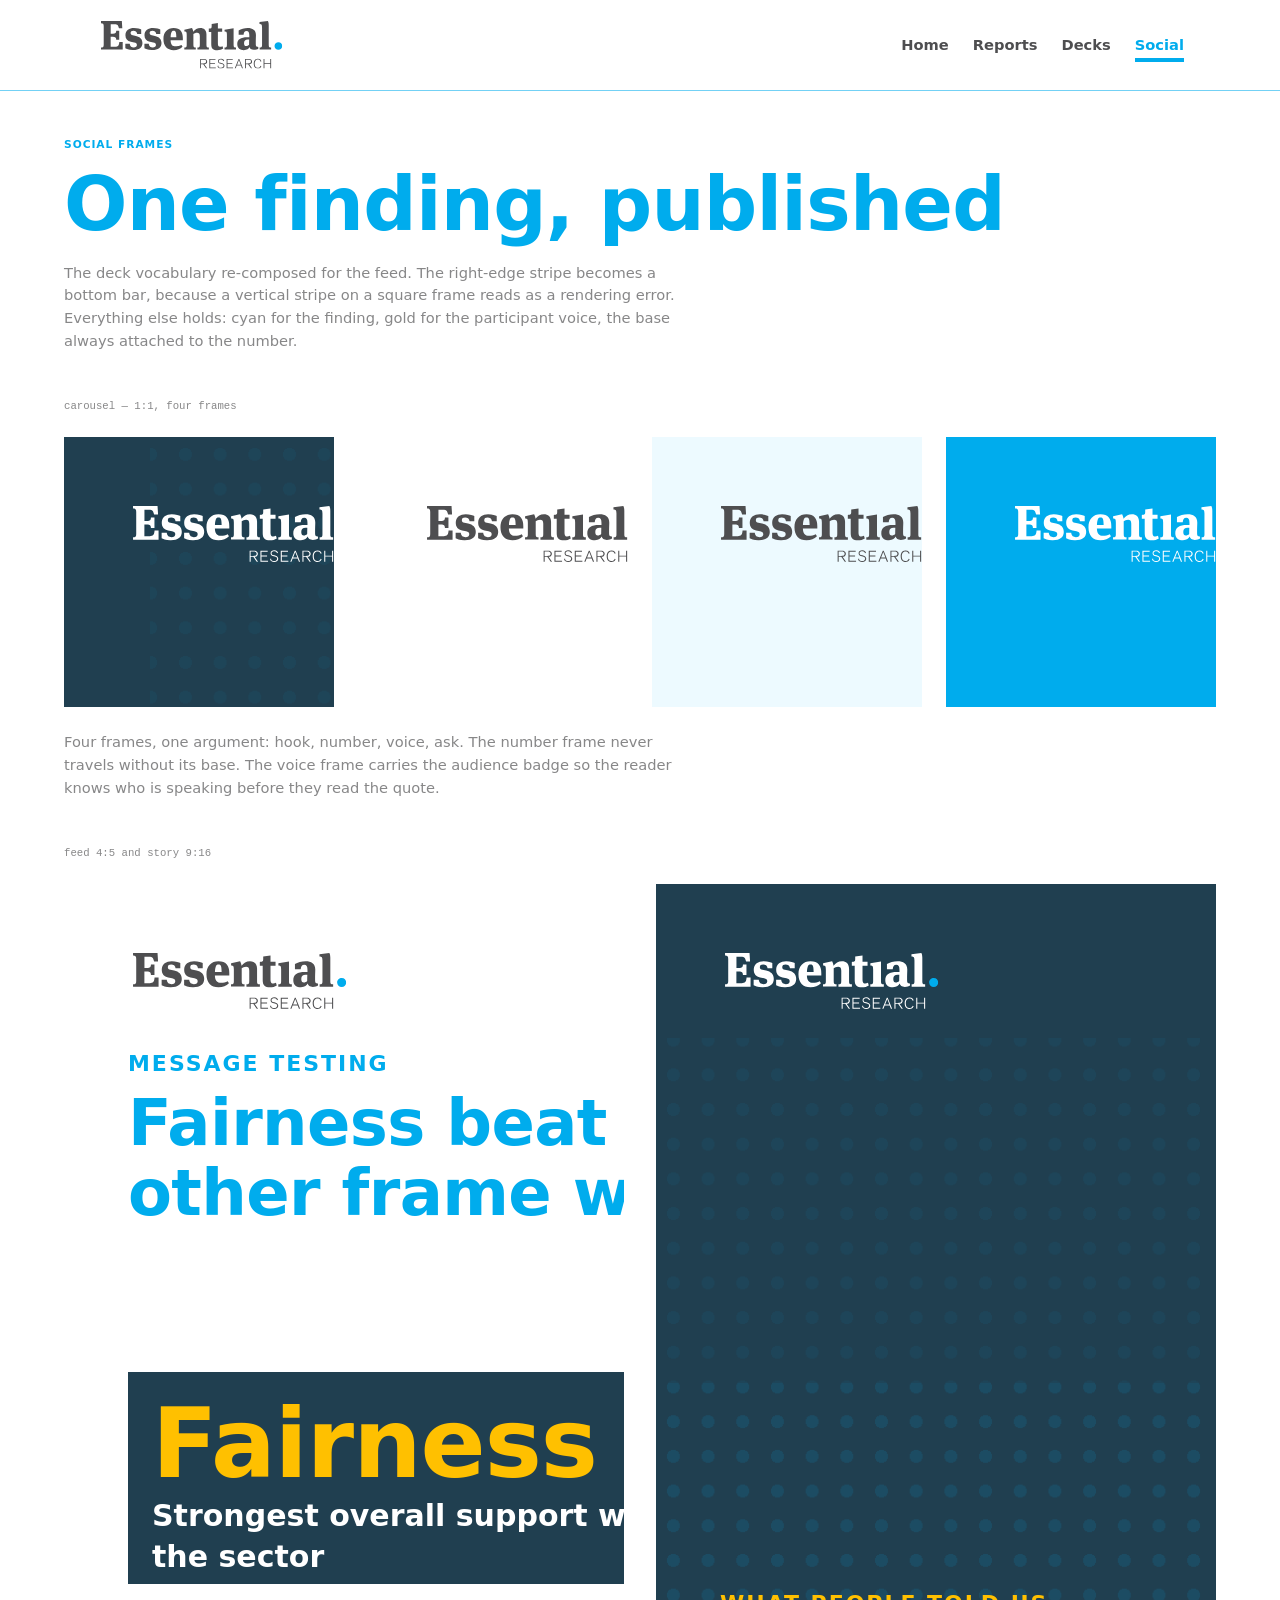
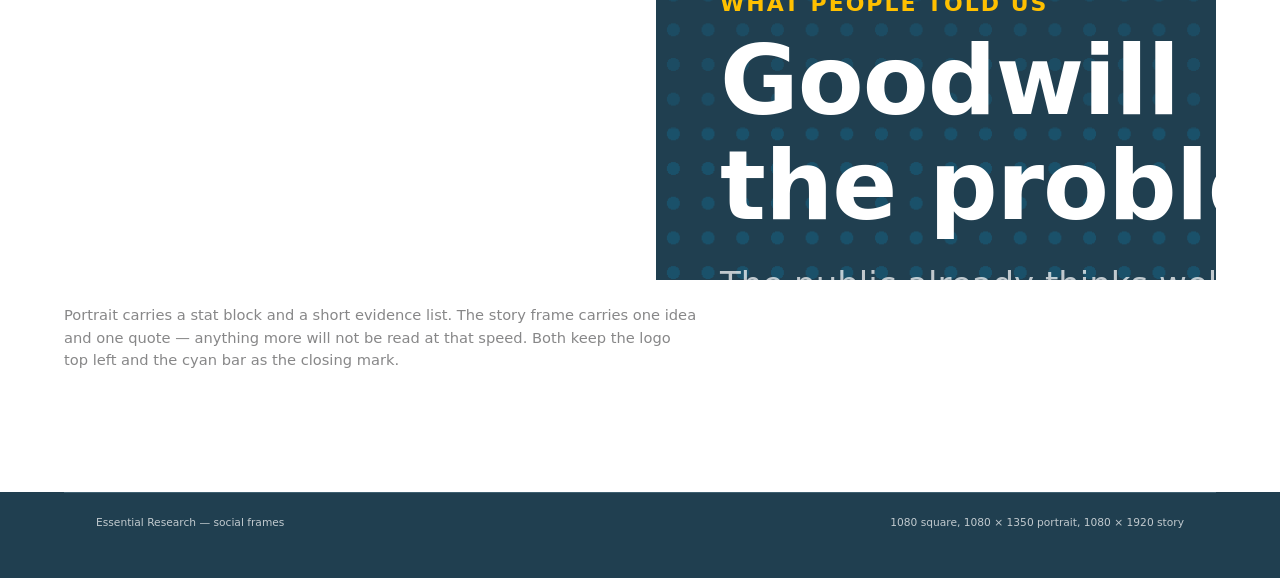
<file: pages/social.html>
<!doctype html>
<html lang="en-AU">
<head>
<meta charset="utf-8">
<meta name="viewport" content="width=device-width, initial-scale=1">
<title>Social frames — Essential Research</title>
<meta name="description" content="Feed and carousel frames for publishing a finding. Same chrome vocabulary as the deck, re-composed for square and portrait.">
<link rel="stylesheet" href="../tokens/tokens.css">
<link rel="stylesheet" href="../styles/base.css">
<link rel="stylesheet" href="../styles/components.css">
<link rel="stylesheet" href="../styles/patterns.css">
<style>
  /* Page chrome for the frame viewer. Not part of the design system. */
  .frames { max-width: 76rem; margin-inline: auto; padding: var(--es-space-2xl) var(--es-space-lg) var(--es-space-5xl); display: grid; gap: var(--es-space-2xl); }
  .frames__set { display: grid; gap: var(--es-space-md); }
  .frames__name { font-family: var(--es-font-mono); font-size: var(--es-text-caption); color: var(--es-colour-text-muted); }
  .frames__note { font-size: var(--es-text-lead); color: var(--es-colour-text-muted); line-height: var(--es-leading-normal); max-width: var(--es-layout-measure); }
  .frames__carousel { display: grid; grid-template-columns: repeat(auto-fit, minmax(15rem, 1fr)); gap: var(--es-space-md); }
  .frames__pair { display: grid; grid-template-columns: minmax(0,1fr) minmax(0,1fr); gap: var(--es-space-lg); align-items: start; }
  @media (max-width: 48rem) { .frames__pair { grid-template-columns: 1fr; } }
</style>
</head>
<body>

<!-- partial:assets/logo/logo-sprite.html -->
<!-- Logo sprite. Inlined so currentColor and --es-logo-dot resolve against
     the surrounding surface scope. Source: assets/logo/essential-research-positive.svg -->
<svg xmlns="http://www.w3.org/2000/svg" style="position:absolute;width:0;height:0;overflow:hidden" aria-hidden="true">
  <symbol id="es-logo" viewBox="0 0 347.2 91.2">
    <g>
        <path fill="currentColor" d="M0,51c3.8,0,5.2-1.1,5.2-5.6V9.7c0-4.5-1.3-5.6-5.2-5.6v-4h39.9l0.9,13.6h-6.4c-1.7-6-2.6-7.6-8.3-7.6h-7.5
        v18.3h4.2c4.9,0,6.1-1.1,6.4-5.6h5.7v16.9h-5.7c-0.3-4.2-1.5-5.6-6.4-5.6h-4.3v19.1h8.9c5,0,7.1-1.8,7.7-9.1h6.5v14.7H0V51z"/>
        <path fill="currentColor" d="M46.6,52.4v-8.7H55c0.6,5.6,3.6,7,7.6,7c3.7,0,6.2-1.4,6.2-4.6c0-3-1.7-4.3-5.2-5l-6.4-1.3
        c-6.7-1.4-10.4-5.7-10.4-12.6c0-9.3,7.4-13.7,16.2-13.7c7.3,0,11.9,1.9,14,2.8v8.6h-7.7c-0.6-4.6-3.4-6-7.3-6
        c-3.3,0-5.3,1.3-5.3,4.2c0,2.4,1.4,3.6,4.2,4.2l6,1.3c7.8,1.7,12.5,6.1,12.5,13.6c0,8.6-6.4,13.4-17.7,13.4
        C53.1,55.8,48.9,53.6,46.6,52.4z"/>
        <path fill="currentColor" d="M83.2,52.4v-8.7h8.3c0.6,5.6,3.6,7,7.6,7c3.7,0,6.2-1.4,6.2-4.6c0-3-1.7-4.3-5.2-5l-6.4-1.3
        c-6.7-1.4-10.4-5.7-10.4-12.6c0-9.3,7.4-13.7,16.2-13.7c7.3,0,11.9,1.9,14,2.8v8.6h-7.7c-0.6-4.6-3.4-6-7.3-6
        c-3.3,0-5.3,1.3-5.3,4.2c0,2.4,1.4,3.6,4.2,4.2l6,1.3c7.8,1.7,12.5,6.1,12.5,13.6c0,8.6-6.4,13.4-17.7,13.4
        C89.7,55.8,85.5,53.6,83.2,52.4z"/>
        <path fill="currentColor" d="M154.2,45.9l2,3.4c-4.4,4.4-9.7,6.5-17,6.5c-12.4,0-19.6-7.8-19.6-21.3c0-13.3,7.8-21,19.5-21
        c12.9,0,17.7,7.5,17.7,19.5v3.7h-23.5c0.3,8.3,3.1,11.9,10.4,11.9C147.1,48.5,150.7,47.7,154.2,45.9z M133.4,30.9h10.9
        c0-9.4-1.3-12.2-5-12.2C135.6,18.6,134,21.5,133.4,30.9z"/>
        <path fill="currentColor" d="M174.3,13.5c0.5,0.8,2.2,3.9,2.4,7.1c3.4-3.9,7.6-7.1,13.8-7.1c6.4,0,11.5,3.8,11.5,12.2v19.8
        c0,4.5,0.8,5.5,4.6,5.5v3.8h-21.9V51c3.8,0,4.6-1,4.6-5.4V28.8c0-4.8-1.9-6.4-5.1-6.4c-3.2,0-5.4,1.3-7.2,2.5v20.6
        c0,4.4,0.8,5.4,4.6,5.4v3.8h-22V51c3.8,0,4.6-1,4.6-5.5V27c0-5.7-0.7-6.5-4.5-6.7v-3.7L174.3,13.5z"/>
        <path fill="currentColor" d="M254,13.9v31.6c0,4.5,0.8,5.5,4.6,5.5v3.8h-22V51c3.8,0,4.6-1,4.6-5.5V27c0-5.7-0.7-6.5-4.5-6.7v-3.7
        L254,13.9z"/>
        <path fill="currentColor" d="M301.3,49.6v3.5c-1.7,1.1-4.9,2.1-8.6,2.1c-4.7,0-7.6-2.1-8.3-5.4c-1.3,2.9-4.6,6-10.9,6
        c-6.9,0-12.5-3.4-12.5-11.6c0-9.3,6.7-13.3,19-13.3c0.9,0,3.1,0.1,4.1,0.2v-3.6c0-5.9-1.5-8.4-5.3-8.4c-4,0-5.1,2.9-5.7,7.2h-9.4
        v-8.3c4.3-2.5,10.8-4.5,17.4-4.5c9.1,0,15.7,4,15.7,13.2c0,2.4-0.3,8.9-0.3,16C296.4,48.5,297.4,49.5,301.3,49.6z M281.1,35.6
        c-4.6,0-7.1,2.3-7.1,6.8c0,4.2,1.6,5.5,4.2,5.5c1.6,0,4.1-0.8,5.4-2.4l0.2-10H281.1z"/>
        <path fill="currentColor" d="M206.5,14.5L206.5,14.5l0,6.4h4.7v23.5c0,8.8,4.1,11.5,11.5,11.5c4.7,0,8.2-1,11.4-3l-1.3-4.4
        c-1.8,0.7-3.1,1-4.5,1c-3.9,0-4.4-2.4-4.4-8.1V20.8h8.2v-6.4h-8.2V4L212,5.8v4.1C212,13.7,211,14.5,206.5,14.5L206.5,14.5z"/>
        <path fill="currentColor" d="M319.7,0c0.4,0.6,1.6,2.7,1.6,7.8v37.7c0,4.5,0.8,5.5,4.6,5.5v3.8h-22V51c3.8,0,4.6-1,4.6-5.5V12.4
        c0-5.7-1.1-6.5-4.9-6.7V2L319.7,0z"/>
        <path fill="var(--es-logo-dot, #00ACED)" d="M339.8,55.2c-4,0-7.4-3.2-7.4-7.3c0-4,3.4-7.3,7.5-7.3c4.2,0,7.3,3.3,7.3,7.3
        C347.2,52,343.9,55.2,339.8,55.2z"/>
    </g>
    <g>
        <g>
        <path fill="currentColor" d="M203.6,90.8h-2.1l-5.7-8h-4.2v8h-1.7V72.7h5.1c3.1,0,3.9,0,5.1,0.4c3,1,3.2,3.9,3.2,4.8
        c0,1.9-0.8,2.9-1.4,3.5c-1.3,1.2-3,1.3-4,1.4L203.6,90.8z M191.5,81.3h4.2c1.2,0,2.3,0,3-0.2c1.9-0.4,2.6-1.8,2.6-3.3
        c0-1.8-0.9-3.1-2.6-3.4c-0.5-0.1-0.7-0.1-3-0.1h-4.2V81.3z"/>
        <path fill="currentColor" d="M219.9,90.8h-12.4v-18h11.8v1.6h-10.1v6.4h9.1v1.6h-9.1v6.9h10.7V90.8z"/>
        <path fill="currentColor" d="M234.5,77.1c-0.2-0.5-0.4-1.1-0.8-1.6c-0.9-1.3-2.3-1.8-3.9-1.8c-1.9,0-4.2,0.8-4.2,3.2c0,2.2,2,2.8,3,3.1
        c0.5,0.2,3.1,0.8,3.7,1c1,0.3,4.2,1.4,4.2,4.8c0,2.5-2.1,5.4-6.7,5.4c-1.9,0-3.3-0.5-4.2-1.1c-1.4-0.9-2.1-2.2-2.5-3.9l1.7-0.9
        c0,0.7,0.1,1.5,0.4,2.1c0.8,1.7,2.7,2.3,4.5,2.3c3.5,0,5-1.9,5-3.8c0-1.3-0.6-2-1.1-2.4c-0.8-0.7-1.9-0.9-4.2-1.6
        c-2.6-0.7-5.4-1.6-5.4-5c0-3.5,3.1-4.7,5.9-4.7c4.6,0,5.8,3,6.2,4L234.5,77.1z"/>
        <path fill="currentColor" d="M253,90.8h-12.4v-18h11.8v1.6h-10.1v6.4h9.1v1.6h-9.1v6.9H253V90.8z"/>
        <path fill="currentColor" d="M272.1,90.8h-1.9l-2.1-5.4h-8.1l-2,5.4h-1.9l7.4-18h1.4L272.1,90.8z M267.7,84l-3.5-9.2l-3.5,9.2H267.7z"
        />
        <path fill="currentColor" d="M289.6,90.8h-2.1l-5.7-8h-4.2v8h-1.7V72.7h5.1c3.1,0,3.9,0,5.1,0.4c3,1,3.2,3.9,3.2,4.8
        c0,1.9-0.8,2.9-1.4,3.5c-1.3,1.2-3,1.3-4,1.4L289.6,90.8z M277.5,81.3h4.2c1.2,0,2.3,0,3-0.2c1.9-0.4,2.6-1.8,2.6-3.3
        c0-1.8-0.9-3.1-2.6-3.4c-0.5-0.1-0.7-0.1-3-0.1h-4.2V81.3z"/>
        <path fill="currentColor" d="M307.2,86.8c-1.7,3.8-4.4,4.4-6.7,4.4c-1.3,0-3.9-0.2-5.8-2.4c-1.4-1.6-2.1-4.1-2.1-6.9
        c0-3.8,1.4-9.6,7.7-9.6c4.9,0,6.2,2.9,7,4.7l-1.7,0.9c-0.3-1.5-1.2-2.6-1.9-3.1c-1.2-0.9-2.6-0.9-3.3-0.9c-1.9,0-3.3,0.6-4.4,2.1
        c-1.3,1.7-1.6,3.8-1.6,5.7c0,1.2,0.2,4.2,1.5,5.9c1.4,1.9,3.5,2.1,4.8,2.1c0.9,0,1.9-0.1,2.8-0.8c0.6-0.4,1.6-1.5,2.1-3.1
        L307.2,86.8z"/>
        <path fill="currentColor" d="M325.9,90.8h-1.7v-8.5h-11.1v8.5h-1.7v-18h1.7v8.1h11.1v-8.1h1.7V90.8z"/>
        </g>
    </g>
  </symbol>
</svg>
<!-- /partial -->
<!-- partial:assets/icons/icons.html -->
<!-- =============================================================================
     Essential Research — icon sprite

     PLACEHOLDER SET. The reference reports use Microsoft Office stock icons
     (element ids Icons_Meeting, Icons_ThoughtBubble, Icons_Garbage) recoloured
     to gold, cyan or white. Those are Microsoft's artwork and are not
     redistributed here.

     These are drawn to the same rules so the system renders and the conventions
     hold: 96 x 96 grid, solid fill, stroke="none", one flat colour taken from
     currentColor, no outline style. Replace them with a licensed or bespoke
     Essential set before this ships — see DESIGN.md, "What code cannot carry".
     ========================================================================== -->
<svg xmlns="http://www.w3.org/2000/svg" style="position:absolute;width:0;height:0;overflow:hidden" aria-hidden="true">

  <!-- The double-quote glyph. Sits above and overlapping the quote card's
       top-left corner, never inside it. -->
  <symbol id="es-icon-quote" viewBox="0 0 96 96">
    <path d="M8 60c0-18 8-32 24-42 3-2 6 2 4 5-7 7-11 14-12 21 10 0 18 7 18 17s-8 17-18 17S8 70 8 60Z"/>
    <path d="M50 60c0-18 8-32 24-42 3-2 6 2 4 5-7 7-11 14-12 21 10 0 18 7 18 17s-8 17-18 17-16-8-16-18Z"/>
  </symbol>

  <!-- Public. A group of people — the participant voice. -->
  <symbol id="es-icon-public" viewBox="0 0 96 96">
    <circle cx="48" cy="22" r="10"/>
    <path d="M48 36c-9 0-15 5-15 13v27h30V49c0-8-6-13-15-13Z"/>
    <circle cx="22" cy="30" r="8"/>
    <path d="M22 42c-8 0-13 4-13 11v23h13V49c0-3 1-5 3-7Z"/>
    <circle cx="74" cy="30" r="8"/>
    <path d="M74 42c8 0 13 4 13 11v23H74V49c0-3-1-5-3-7Z"/>
  </symbol>

  <!-- Stakeholders. Scales inside a hexagonal node network — institutions,
       weighed. -->
  <symbol id="es-icon-stakeholders" viewBox="0 0 96 96">
    <path d="M45 16h6v10h-6z"/>
    <path d="M20 30h56v5H20z"/>
    <path d="M45 33h6v38h-6z"/>
    <path d="M32 74h32v6H32z"/>
    <path d="M24 36 12 58h24L24 36Zm0 12 4 7h-8l4-7Z"/>
    <path d="M72 36 60 58h24L72 36Zm0 12 4 7h-8l4-7Z"/>
    <circle cx="48" cy="12" r="6"/>
    <circle cx="14" cy="30" r="6"/>
    <circle cx="82" cy="30" r="6"/>
    <circle cx="14" cy="66" r="6"/>
    <circle cx="82" cy="66" r="6"/>
  </symbol>

  <!-- POSITIVE. What is working. -->
  <symbol id="es-icon-positive" viewBox="0 0 96 96">
    <path d="M48 8a40 40 0 1 0 0 80 40 40 0 0 0 0-80Zm-6 58L24 48l7-7 11 11 23-23 7 7-30 30Z"/>
  </symbol>

  <!-- IMPROVE. What to refine. -->
  <symbol id="es-icon-improve" viewBox="0 0 96 96">
    <path d="M48 10c-14 0-25 11-25 25 0 9 5 16 10 21 3 3 4 6 4 9h22c0-3 1-6 4-9 5-5 10-12 10-21 0-14-11-25-25-25Z"/>
    <path d="M37 72h22v6H37z"/>
    <path d="M40 82h16v5H40z"/>
  </symbol>

  <!-- Method. Applied to methodology and executive-summary badges. -->
  <symbol id="es-icon-method" viewBox="0 0 96 96">
    <path d="M42 10a32 32 0 1 0 19 57l20 20 8-8-20-20A32 32 0 0 0 42 10Zm0 10a22 22 0 1 1 0 44 22 22 0 0 1 0-44Z"/>
  </symbol>

  <!-- Data. Used on quant dividers and stat blocks. -->
  <symbol id="es-icon-data" viewBox="0 0 96 96">
    <path d="M14 60h14v26H14zM33 40h14v46H33zM52 50h14v36H52zM71 22h14v64H71z"/>
  </symbol>

</svg>
<!-- /partial -->

<header class="es-header">
  <div class="es-header__inner">
    <a href="landing.html" class="es-logo" aria-label="Essential Research home"><svg class="es-logo__svg" viewBox="0 0 347.2 91.2"><use href="#es-logo"/></svg></a>
    <nav class="es-nav" aria-label="Primary">
      <a class="es-nav__link" href="landing.html">Home</a>
      <a class="es-nav__link" href="report.html">Reports</a>
      <a class="es-nav__link" href="slides.html">Decks</a>
      <a class="es-nav__link" href="social.html" aria-current="page">Social</a>
    </nav>
  </div>
</header>

<main class="frames">
  <div>
    <p class="es-eyebrow">Social frames</p>
    <h1 class="es-display">One finding, published</h1>
    <p class="frames__note" style="margin-top: var(--es-space-sm)">
      The deck vocabulary re-composed for the feed. The right-edge stripe becomes a bottom bar,
      because a vertical stripe on a square frame reads as a rendering error. Everything else
      holds: cyan for the finding, gold for the participant voice, the base always attached to
      the number.
    </p>
  </div>

  <!-- ===================== CAROUSEL ===================== -->
  <section class="frames__set">
    <p class="frames__name">carousel — 1:1, four frames</p>
    <div class="frames__carousel">

      <!-- 1. Hook -->
      <div class="es-frame" data-ratio="1x1">
        <div class="es-frame__inner" data-context="social" data-surface="inverse">
          <div class="es-dots" style="position:absolute; inset:0; opacity:.28" aria-hidden="true"></div>
          <div style="position:relative">
            <span class="es-logo" data-on="dark"><svg class="es-logo__svg" viewBox="0 0 347.2 91.2"><use href="#es-logo"/></svg></span>
          </div>
          <div style="position:relative">
            <p class="es-eyebrow">New qualitative research</p>
            <h2 class="es-section-title" style="color: var(--es-colour-text-on-inverse)">Most people think legal help is there if they need it</h2>
          </div>
          <div class="es-frame__foot" style="position:relative">
            <p class="es-caption" style="color: var(--es-colour-text-on-inverse-muted)">Swipe for what they said</p>
            <span class="es-badge es-badge--highlight">1 of 4</span>
          </div>
        </div>
      </div>

      <!-- 2. The number -->
      <div class="es-frame" data-ratio="1x1">
        <div class="es-frame__inner" data-context="social" data-surface="page" style="background: var(--es-colour-surface-page)">
          <span class="es-logo"><svg class="es-logo__svg" viewBox="0 0 347.2 91.2"><use href="#es-logo"/></svg></span>
          <div>
            <p class="es-display" style="font-size: calc(var(--es-text-display) * 1.6); line-height: var(--es-leading-flat); color: var(--es-colour-surface-inverse)">8%</p>
            <p class="es-subhead" style="margin-top: var(--es-space-sm); max-width: 18ch">of Australians actually qualify for legal aid</p>
            <p class="es-caption" style="margin-top: var(--es-space-2xs)">Figure presented to participants during fieldwork, October 2025</p>
          </div>
          <div class="es-frame__foot">
            <div class="es-dots es-dots--rule" style="width: 40%"></div>
            <span class="es-badge">2 of 4</span>
          </div>
        </div>
      </div>

      <!-- 3. The voice -->
      <div class="es-frame" data-ratio="1x1">
        <div class="es-frame__inner" data-context="social" data-surface="page" style="background: var(--es-colour-surface-wash)">
          <span class="es-logo"><svg class="es-logo__svg" viewBox="0 0 347.2 91.2"><use href="#es-logo"/></svg></span>
          <figure class="es-quote" style="background: var(--es-colour-surface-sunken)">
            <svg class="es-quote__mark" viewBox="0 0 96 96" aria-hidden="true"><use href="#es-icon-quote"/></svg>
            <blockquote class="es-quote__text" style="font-size: var(--es-text-subhead)">Eight per cent? I assumed if you needed it you'd get it. That changes what I think the problem is.</blockquote>
            <figcaption class="es-quote__attribution" style="font-size: var(--es-text-lead)">Female, 36-55, No Centrelink</figcaption>
          </figure>
          <div class="es-frame__foot">
            <span class="es-audience" data-audience="public" style="width: var(--es-space-xl); height: var(--es-space-xl)"><svg class="es-audience__icon" viewBox="0 0 96 96"><use href="#es-icon-public"/></svg></span>
            <span class="es-badge">3 of 4</span>
          </div>
        </div>
      </div>

      <!-- 4. The ask -->
      <div class="es-frame" data-ratio="1x1">
        <div class="es-frame__inner" data-context="social" data-surface="inverse" style="background: var(--es-colour-surface-accent)">
          <span class="es-logo" data-on="dark"><svg class="es-logo__svg" viewBox="0 0 347.2 91.2"><use href="#es-logo"/></svg></span>
          <div>
            <h2 class="es-section-title" style="color: var(--es-colour-text-on-accent)">Read the full report</h2>
            <p class="es-subhead" style="color: var(--es-colour-text-on-accent); margin-top: var(--es-space-sm); max-width: 26ch">
              Three-day online board with n=38 participants, plus eighteen stakeholder conversations.
            </p>
          </div>
          <div class="es-frame__foot">
            <span class="es-button es-button--secondary es-button--lg">Link in bio</span>
            <span class="es-badge es-badge--inverse">4 of 4</span>
          </div>
        </div>
      </div>

    </div>
    <p class="frames__note">
      Four frames, one argument: hook, number, voice, ask. The number frame never travels without
      its base. The voice frame carries the audience badge so the reader knows who is speaking
      before they read the quote.
    </p>
  </section>

  <!-- ===================== PORTRAIT + STORY ===================== -->
  <section class="frames__set">
    <p class="frames__name">feed 4:5 and story 9:16</p>
    <div class="frames__pair">

      <div class="es-frame" data-ratio="4x5">
        <div class="es-frame__inner" data-context="social" data-surface="page" style="background: var(--es-colour-surface-page)">
          <div>
            <span class="es-logo"><svg class="es-logo__svg" viewBox="0 0 347.2 91.2"><use href="#es-logo"/></svg></span>
            <p class="es-eyebrow" style="margin-top: var(--es-space-lg)">Message testing</p>
            <h2 class="es-section-title" style="color: var(--es-colour-text-heading); margin-top: var(--es-space-2xs)">Fairness beat every other frame we tested</h2>
          </div>
          <div class="es-stat" data-tone="inverse">
            <p class="es-stat__value">Fairness</p>
            <p class="es-stat__label">Strongest overall support with both the public and the sector</p>
            <p class="es-stat__base">Three frames tested. Qualitative — not a percentage.</p>
          </div>
          <div>
            <p class="es-lead">Why it worked</p>
            <ul class="es-list">
              <li>Fairness is read as a core part of the Australian identity.</li>
              <li>&ldquo;Justice delayed is justice denied&rdquo; was the most memorable line tested.</li>
              <li>The eight per cent figure gave the frame its scale.</li>
            </ul>
          </div>
          <div class="es-frame__bar"></div>
        </div>
      </div>

      <div class="es-frame" data-ratio="9x16">
        <div class="es-frame__inner" data-context="social" data-surface="inverse">
          <div class="es-dots" data-direction="down" style="position:absolute; inset:0; opacity:.3" aria-hidden="true"></div>
          <div style="position:relative">
            <span class="es-logo" data-on="dark"><svg class="es-logo__svg" viewBox="0 0 347.2 91.2"><use href="#es-logo"/></svg></span>
          </div>
          <div style="position:relative">
            <p class="es-eyebrow">What people told us</p>
            <h2 class="es-display" style="color: var(--es-colour-text-on-inverse)">Goodwill is not the problem</h2>
            <p class="es-subhead" style="color: var(--es-colour-text-on-inverse-muted); margin-top: var(--es-space-md); font-weight: var(--es-weight-regular)">
              The public already thinks well of legal assistance. What surprises them is how few
              people can get it.
            </p>
          </div>
          <div style="position:relative">
            <figure class="es-quote es-quote--bare">
              <svg class="es-quote__mark" viewBox="0 0 96 96" aria-hidden="true"><use href="#es-icon-quote"/></svg>
              <blockquote class="es-quote__text" style="font-size: var(--es-text-subhead); color: var(--es-colour-text-on-inverse)">I assumed if you needed it you'd get it.</blockquote>
              <figcaption class="es-quote__attribution" style="font-size: var(--es-text-lead); color: var(--es-colour-surface-highlight)">Female, 36-55, No Centrelink</figcaption>
            </figure>
            <div class="es-frame__bar" style="margin-top: var(--es-space-lg)"></div>
          </div>
        </div>
      </div>

    </div>
    <p class="frames__note">
      Portrait carries a stat block and a short evidence list. The story frame carries one idea
      and one quote — anything more will not be read at that speed. Both keep the logo top left
      and the cyan bar as the closing mark.
    </p>
  </section>

</main>

<footer class="es-footer">
  <div class="es-footer__colophon">
    <span>Essential Research — social frames</span>
    <span>1080 square, 1080 &times; 1350 portrait, 1080 &times; 1920 story</span>
  </div>
</footer>

</body>
</html>
</file>
<file: tokens/tokens.css>
/* =============================================================================
   Essential Research — design tokens
   Single source of truth. Mirrored to tokens/tokens.json.

   Provenance key, applied to every value below:
     [theme]    ppt/theme/theme1.xml, clrScheme "Custom 6" / fontScheme
     [svg]      ER/Screen/EPS/Secondary Research Logo *.svg
     [xml]      slide-level XML in the Oxfam .pptx
     [pdf]      font table of the NLA native PDF
     [sampled]  pixel-sampled from a flat fill in reference/renders/
     [measured] geometry measured from a render, normalised to 1280x720
     [INFERRED] not present in any source asset — derived, with the basis stated

   The corpus is slides and PDF only. There is no web or UI precedent in it, so
   every control, state and motion token here is [INFERRED]. See DESIGN.md.
   ========================================================================== */

:root {

  /* ---------------------------------------------------------------------------
     COLOUR — surfaces
     The brand runs light and dark surfaces side by side inside one document.
     These are surface *roles*, not a light/dark theme. Dark surfaces are opted
     into with [data-surface="inverse"], never inherited from the viewer's OS.
     ------------------------------------------------------------------------ */
  --es-colour-surface-page:            #FFFFFF; /* [theme] lt1 */
  --es-colour-surface-raised:          #F2F2F2; /* [sampled] every NLA card body */
  --es-colour-surface-sunken:          #E0EEF8; /* [theme] accent6 — quote cards, Q/Base band */
  --es-colour-surface-wash:            #EDFAFF; /* [sampled] executive-summary full bleed */
  --es-colour-surface-inverse:         #203F50; /* [theme] accent1 — cover, panels, back cover */
  --es-colour-surface-inverse-muted:   #3F6071; /* [sampled] IMPROVE panel, phase-2 header, page tab */
  --es-colour-surface-inverse-deep:    #18303C; /* [sampled] final chevron stage */
  --es-colour-surface-accent:          #00ACED; /* [theme] accent4 + hlink */
  --es-colour-surface-highlight:       #FFC000; /* [sampled][xml] badges, phase-1 header, verdict pills */
  --es-colour-surface-overlay:         rgba(32, 63, 80, 0.82); /* [measured] divider photo overlay */

  /* ---------------------------------------------------------------------------
     COLOUR — text
     Note the unusual rule this brand actually follows: headings are CYAN on
     light surfaces, not navy. Navy is a surface colour, cyan is a voice.
     ------------------------------------------------------------------------ */
  --es-colour-text-primary:            #4E4E50; /* [theme] dk1/dk2 [svg] wordmark */
  --es-colour-text-strong:             #202020; /* [sampled] public audience badge, high-contrast body */
  --es-colour-text-heading:            #00ACED; /* [sampled] every finding title in the gold set */
  --es-colour-text-heading-alt:        #203F50; /* [sampled] two-tone title, frame-name half */
  --es-colour-text-muted:              rgba(78, 78, 80, 0.68); /* [INFERRED] no grey secondary text exists in the corpus; derived from text-primary */
  --es-colour-text-on-inverse:         #FFFFFF; /* [sampled] */
  --es-colour-text-on-inverse-muted:   rgba(255, 255, 255, 0.72); /* [INFERRED] divider footer reads lighter than body */
  --es-colour-text-on-accent:          #FFFFFF; /* [INFERRED] no cyan-filled text block in corpus */
  --es-colour-text-on-highlight:       #203F50; /* [sampled] PHASE 1 label on gold */
  --es-colour-text-link:               #00ACED; /* [theme] hlink */
  --es-colour-text-link-visited:       #00ACED; /* [theme] folHlink — deliberately identical */

  /* ---------------------------------------------------------------------------
     COLOUR — borders
     ------------------------------------------------------------------------ */
  --es-colour-border-hairline:         rgba(0, 172, 237, 0.55); /* [measured] footer rule */
  --es-colour-border-accent:           #00ACED; /* [sampled] commentary box outline */
  --es-colour-border-subtle:           #DEDEDE; /* [sampled] chart gridline / divider */
  --es-colour-border-inverse:          #3F6071; /* [sampled] verdict pill stroke on navy */
  --es-colour-border-focus:            #FFC000; /* [INFERRED] gold is the only colour that clears both light and dark surfaces */

  /* ---------------------------------------------------------------------------
     COLOUR — evidence annotation
     The verbatim-highlighting legend. These are semantic, not decorative:
     the reader is told what each colour means in the legend beneath the panel.
     ------------------------------------------------------------------------ */
  --es-colour-evidence-agree:          #C8E8AD; /* [xml] "AGREE" */
  --es-colour-evidence-disagree:       #F9A4AB; /* [xml] "DISAGREE" */
  --es-colour-evidence-polarising:     #FDE19F; /* [xml] "POLARISING/CONFUSING" */

  /* ---------------------------------------------------------------------------
     COLOUR — data
     Two distinct systems. Do not mix them in one chart.
     Categorical: comparing named audiences.
     Scale: an ordered Likert or attention battery.
     ------------------------------------------------------------------------ */
  --es-colour-data-1:                  #203F50; /* [theme] primary / first-named audience */
  --es-colour-data-2:                  #00ACED; /* [theme] */
  --es-colour-data-3:                  #5BD0FE; /* [theme] accent2 */
  --es-colour-data-4:                  #D96968; /* [theme] accent3 */
  --es-colour-data-5:                  #8DB9D2; /* [sampled] */
  --es-colour-data-neutral:            #BFBFBF; /* [sampled] Unsure / Don't know */
  --es-colour-data-inactive:           #A6A6A6; /* [sampled] steps the audience cannot make */

  --es-colour-scale-5:                 #203F50; /* [sampled] most positive / most attention */
  --es-colour-scale-4:                 #5BD0FE; /* [sampled] */
  --es-colour-scale-3:                 #D96968; /* [sampled] */
  --es-colour-scale-2:                 #C03230; /* [sampled] */
  --es-colour-scale-1:                 #BFBFBF; /* [sampled] don't know — sits outside the ramp */

  /* Sequential ramp, light to dark. Methodology chevrons. */
  --es-colour-ramp-1:                  #8DB9D2; /* [sampled] */
  --es-colour-ramp-2:                  #5597BA; /* [sampled] */
  --es-colour-ramp-3:                  #203F50; /* [sampled] */
  --es-colour-ramp-4:                  #18303C; /* [sampled] */

  /* ---------------------------------------------------------------------------
     COLOUR — status
     [INFERRED] in full. The corpus has no success/warning/error vocabulary.
     Mapped onto colours the brand already owns rather than introducing new hues.
     ------------------------------------------------------------------------ */
  --es-colour-status-info:             #00ACED; /* [INFERRED] mapped onto the accent */
  --es-colour-status-success:          #91CE4D; /* [xml] appears as an annotation weight */
  --es-colour-status-caution:          #FFC000; /* [INFERRED] mapped onto the highlight */
  --es-colour-status-critical:         #C03230; /* [INFERRED] mapped onto the deepest scale step */

  /* ---------------------------------------------------------------------------
     TYPE — families
     Aptos ships with Microsoft 365. It is not licensed for webfont embedding
     and no font files were supplied, so it is referenced by name only and the
     stack must survive its absence. Fallbacks are [INFERRED]; Aptos is a
     neo-grotesque, so grotesque fallbacks hold the colour of the page.
     ------------------------------------------------------------------------ */
  --es-font-display: "Aptos Display", "Aptos", "Segoe UI", system-ui, -apple-system, "Helvetica Neue", Arial, sans-serif; /* [theme] majorFont [pdf] */
  --es-font-body:    "Aptos", "Segoe UI", system-ui, -apple-system, "Helvetica Neue", Arial, sans-serif;                  /* [theme] minorFont [pdf] */
  --es-font-mono:    ui-monospace, SFMono-Regular, "SF Mono", Menlo, Consolas, monospace; /* [INFERRED] */

  /* ---------------------------------------------------------------------------
     TYPE — scale
     Slide-true. Point sizes are the measured values; px equivalents are at the
     96dpi the 13.333in x 7.5in canvas is authored against. Long-form contexts
     raise body/lead/quote one step — see [data-context="longform"] below.

     Display and section were derived by ratio against the 28pt title, which is
     known from file XML: on the NLA renders the cover title's ink height is
     exactly 2.0x the finding title's and the divider title's is 1.74x. Both
     measurements come off the same render pipeline, so the systematic error
     cancels. This corrects the 40pt / 32pt estimates in the earlier reference
     pack. There is no separate section-label size on a slide — "Research
     Design" measures 28pt, the same as every finding title.
     ------------------------------------------------------------------------ */
  /* The two display sizes are fluid on the web and exact on the canvas: a 56pt
     word does not fit a phone. .es-canvas re-asserts the measured values, so a
     slide is the same slide at any browser width. See styles/patterns.css. */
  --es-text-display:  clamp(2.25rem, 7vw, 4.667rem); /* 56pt / 74.67px at full size — [measured] cover title */
  --es-text-section:  clamp(1.875rem, 5.5vw, 4rem);  /* 48pt / 64px at full size — [measured] divider title */
  --es-text-display-fixed: 4.667rem; /* [measured] the canvas value, unclamped */
  --es-text-section-fixed: 4rem;     /* [measured] the canvas value, unclamped */
  --es-text-title:    2.333rem; /* 28pt / 37.33px — [xml] finding title, and the section label with it. Measured on all 48 NLA titles. */
  --es-text-heading:  1.667rem; /* 20pt / 26.67px — [INFERRED] no 20pt step exists on a slide; long-form web needs one between title and subhead */
  --es-text-subhead:  1.125rem; /* 13.5pt / 18px — [INFERRED] second gap in the scale, needed for web */
  --es-text-lead:     0.917rem; /* 11pt / 14.67px — [measured] bold lead-in above bullets */
  --es-text-body:     0.833rem; /* 10pt / 13.33px — [measured] */
  --es-text-quote:    0.750rem; /* 9pt / 12px — [measured] */
  --es-text-caption:  0.667rem; /* 8pt / 10.67px — [measured] footer, Q/Base line, attribution */

  /* ---------------------------------------------------------------------------
     TYPE — weight, leading, tracking
     ------------------------------------------------------------------------ */
  --es-weight-regular:  400; /* [pdf] Aptos Regular */
  --es-weight-medium:   500; /* [INFERRED] Aptos has no 500 in the corpus; used for UI labels only */
  --es-weight-bold:     700; /* [pdf] Aptos Bold / Aptos Display Bold */

  --es-leading-tight:   1.09; /* [measured] 40.8px pitch on a 37.33px em, all NLA titles */
  --es-leading-snug:    1.20; /* [xml] lnSpc spcPct 100000 on body */
  --es-leading-normal:  1.55; /* [INFERRED] long-form web reading */
  --es-leading-flat:    1.00; /* [INFERRED] single-line labels and numerals */

  --es-tracking-tight:  -0.01em; /* [INFERRED] large display sizes only */
  --es-tracking-normal:  0;
  --es-tracking-wide:    0.09em; /* [svg] derived from the RESEARCH lock-up under the wordmark */

  /* ---------------------------------------------------------------------------
     SPACE
     Base unit 4px. The named layout values are measured, the generic steps are
     the smallest ladder that contains them.
     ------------------------------------------------------------------------ */
  --es-space-3xs:  0.25rem; /*  4px — [INFERRED] base unit of the ladder */
  --es-space-2xs:  0.5rem;  /*  8px — [INFERRED] */
  --es-space-xs:   0.75rem; /* 12px — [INFERRED] */
  --es-space-sm:   1rem;    /* 16px — [INFERRED] */
  --es-space-md:   1.5rem;  /* 24px — [measured] standard gap between cards */
  --es-space-lg:   2rem;    /* 32px — [INFERRED] */
  --es-space-xl:   2.5rem;  /* 40px — [INFERRED] */
  --es-space-2xl:  3rem;    /* 48px — [INFERRED] */
  --es-space-3xl:  4rem;    /* 64px — [INFERRED] */
  --es-space-4xl:  5rem;    /* 80px — [measured] canvas left margin */
  --es-space-5xl:  7.5rem;  /* 120px — [INFERRED] */

  /* ---------------------------------------------------------------------------
     LAYOUT
     All measured from the NLA renders, normalised to the 1280x720 canvas.
     ------------------------------------------------------------------------ */
  --es-type-root:             16px;  /* [INFERRED] the anchor the rem scale is authored against */
  --es-layout-canvas-w:      1280px; /* [measured] 13.333in @ 96dpi */
  --es-layout-canvas-h:       720px; /* [measured] 7.5in @ 96dpi */
  --es-ratio-canvas:         16 / 9;  /* [measured] the deck canvas */
  --es-ratio-square:          1 / 1;  /* [INFERRED] social — no precedent in the corpus */
  --es-ratio-portrait:        4 / 5;  /* [INFERRED] social feed */
  --es-ratio-story:          9 / 16;  /* [INFERRED] story and reel */
  --es-frame-square-w:      1080px;   /* [INFERRED] social export sizes — no precedent in the corpus */
  --es-frame-portrait-w:    1080px;   /* [INFERRED] */
  --es-frame-portrait-h:    1350px;   /* [INFERRED] */
  --es-frame-story-w:       1080px;   /* [INFERRED] */
  --es-frame-story-h:       1920px;   /* [INFERRED] */
  --es-layout-margin-x:        80px; /* [measured] 0.83in. Corrects the 48px in the earlier reference pack. */
  --es-layout-margin-top:      48px; /* [measured] cap-top of the title lands at 58.4 */
  --es-layout-content-w:     1070px; /* [measured] 80 to 1150 */
  --es-layout-content-max:     72rem; /* [INFERRED] web reading measure ceiling */
  --es-layout-measure:         68ch; /* [INFERRED] long-form line length */
  --es-layout-stripe-w:        38px; /* [measured] 37.6. Corrects the 18px in the earlier reference pack. */
  --es-layout-rule-w:          34%;  /* [measured] 435px of 1280 */
  --es-layout-title-block:    122px; /* [measured] three lines at 28pt, leading 1.09 */
  --es-layout-badge:           72px; /* [measured] 69.6 */
  --es-layout-logo-w:         128px; /* [measured] 127.2 in slide footers */
  --es-layout-logo-min-w:     120px; /* [INFERRED] legibility floor for the RESEARCH lock-up */
  --es-layout-logo-clear:     0.042; /* [svg] one dot diameter, as a fraction of logo width */
  --es-layout-gutter:      var(--es-space-md);
  --es-layout-columns:            12; /* [INFERRED] no grid underlies the corpus; 12 fits both observed splits */
  --es-layout-split-primary:    55fr; /* [measured] analysis column, 55% of the content width */
  --es-layout-split-secondary:  45fr; /* [measured] evidence column. Expressed in fr so the gap comes out of the tracks, not the container. */

  /* ---------------------------------------------------------------------------
     RADIUS
     ------------------------------------------------------------------------ */
  --es-radius-none:    0;      /* [measured] phase cards, comparison cards, commentary boxes, chart bars */
  --es-radius-card:    10px;   /* [measured] quote cards, testing panels */
  --es-radius-control: 6px;    /* [INFERRED] no control exists in the corpus; half the card radius */
  --es-radius-pill:    999px;  /* [measured] verdict pills */
  --es-radius-circle:  50%;    /* [measured] audience badges, photo crops, numbered divider */

  /* ---------------------------------------------------------------------------
     ELEVATION
     There is not one shadow in twenty reference renders. This brand separates
     surfaces by fill and hairline, never by depth. The token set encodes that
     rather than quietly opening a door.
     ------------------------------------------------------------------------ */
  --es-elevation-flat:    none; /* [measured] there is not one shadow in twenty reference renders */
  --es-elevation-raised:  none; /* [measured] deliberate: raise by changing surface, not by casting a shadow */
  --es-elevation-overlay: 0 2px 8px rgba(32, 63, 80, 0.16); /* [INFERRED] web only — menus, dialogs, nothing on canvas */

  /* ---------------------------------------------------------------------------
     BORDER
     ------------------------------------------------------------------------ */
  --es-border-hairline: 1px;  /* [measured] footer rule, commentary outline */
  --es-border-emphasis: 2px;  /* [measured] verdict pill stroke */
  --es-border-marker:   4px;  /* [INFERRED] left-marker rule on pull quotes */
  --es-focus-offset:    2px;  /* [INFERRED] focus ring standoff */
  --es-focus-offset-inset: 1px; /* [INFERRED] where the control already has a border */

  /* ---------------------------------------------------------------------------
     PATTERN — the dot field
     One colour at five opacity steps on a square grid. Density and opacity both
     ramp, so scattered points resolve into a solid block. This is the brand's
     only visual metaphor and it is load-bearing.
     ------------------------------------------------------------------------ */
  --es-pattern-dot-colour: #00ACED; /* [sampled] all seven pattern files, single hue */
  --es-pattern-pitch:      34.7px;  /* [measured] */
  --es-pattern-dot-size:   13px;    /* [measured] 0.375 x pitch */
  --es-pattern-step-1:     0.20;    /* [measured] alpha 51 */
  --es-pattern-step-2:     0.40;    /* [measured] alpha 102 */
  --es-pattern-step-3:     0.55;    /* [measured] alpha 140 */
  --es-pattern-step-4:     0.75;    /* [measured] alpha 191 */
  --es-pattern-step-5:     1.00;    /* [measured] alpha 255 */

  /* ---------------------------------------------------------------------------
     MOTION
     [INFERRED] in full. The corpus is static. Kept short and unshowy, because
     an evidence brand should not appear to be performing.
     ------------------------------------------------------------------------ */
  --es-motion-duration-instant: 0ms;    /* [INFERRED] */
  --es-motion-duration-fast:    120ms;  /* [INFERRED] */
  --es-motion-duration-base:    200ms;  /* [INFERRED] */
  --es-motion-duration-slow:    320ms;  /* [INFERRED] */
  --es-motion-ease-standard:    cubic-bezier(0.2, 0, 0, 1); /* [INFERRED] */
  --es-motion-ease-entrance:    cubic-bezier(0, 0, 0, 1);   /* [INFERRED] */
  --es-motion-ease-exit:        cubic-bezier(0.4, 0, 1, 1); /* [INFERRED] */

  /* ---------------------------------------------------------------------------
     SEMANTIC ALIASES — what a component reaches for
     ------------------------------------------------------------------------ */
  --es-surface:            var(--es-colour-surface-page);
  --es-text:               var(--es-colour-text-primary);
  --es-heading:            var(--es-colour-text-heading);
  --es-rule:               var(--es-colour-border-hairline);
  --es-card-surface:       var(--es-colour-surface-sunken);
  --es-card-text:          var(--es-colour-text-primary);
}

/* =============================================================================
   SURFACE SCOPES
   The brand's dark surfaces are a deliberate editorial device, not an OS theme.
   Opt in explicitly. Nested scopes work — a light card inside an inverse band
   restores the light token set.
   ========================================================================== */

[data-surface="inverse"] {
  --es-surface:      var(--es-colour-surface-inverse);
  --es-text:         var(--es-colour-text-on-inverse);
  --es-heading:      var(--es-colour-text-on-inverse);
  --es-rule:         var(--es-colour-border-inverse);
  --es-card-surface: var(--es-colour-surface-inverse-muted);
  --es-card-text:    var(--es-colour-text-on-inverse);
  color: var(--es-text);
  background-color: var(--es-surface);
}

[data-surface="inverse-muted"] {
  --es-surface:      var(--es-colour-surface-inverse-muted);
  --es-text:         var(--es-colour-text-on-inverse);
  --es-heading:      var(--es-colour-text-on-inverse);
  --es-rule:         rgba(255, 255, 255, 0.28);
  --es-card-surface: var(--es-colour-surface-inverse);
  --es-card-text:    var(--es-colour-text-on-inverse);
  color: var(--es-text);
  background-color: var(--es-surface);
}

[data-surface="wash"] {
  --es-surface:      var(--es-colour-surface-wash);
  --es-text:         var(--es-colour-text-primary);
  --es-heading:      var(--es-colour-text-heading);
  --es-card-surface: var(--es-colour-surface-page);
  color: var(--es-text);
  background-color: var(--es-surface);
}

[data-surface="raised"] {
  --es-surface:      var(--es-colour-surface-raised);
  --es-text:         var(--es-colour-text-primary);
  --es-heading:      var(--es-colour-text-heading);
  --es-card-surface: var(--es-colour-surface-page);
  color: var(--es-text);
  background-color: var(--es-surface);
}

[data-surface="page"] {
  --es-surface:      var(--es-colour-surface-page);
  --es-text:         var(--es-colour-text-primary);
  --es-heading:      var(--es-colour-text-heading);
  --es-rule:         var(--es-colour-border-hairline);
  --es-card-surface: var(--es-colour-surface-sunken);
  --es-card-text:    var(--es-colour-text-primary);
  color: var(--es-text);
  background-color: var(--es-surface);
}

/* =============================================================================
   READING CONTEXT
   Slide-true type is too small for sustained screen reading. Long-form web
   contexts raise three tokens and nothing else, so the scale stays one system.
   [INFERRED] — no web precedent exists to measure.
   ========================================================================== */

[data-context="longform"] {
  --es-text-lead:  1.125rem; /* 18px */
  --es-text-body:  1rem;     /* 16px */
  --es-text-quote: 1.0625rem;/* 17px — a pull quote should not shrink on the web */
  --es-leading-snug: var(--es-leading-normal);
}

/* Social frames are 1080px canvases viewed at thumbnail size in a feed. Slide-true
   body copy is unreadable there, so the whole scale steps up. [INFERRED] — there
   is no social precedent in the corpus; sizes are set from the practical floor for
   in-feed legibility, then the ratios of the slide scale are preserved above it. */
[data-context="social"] {
  --es-text-display-fixed: 6rem; /*  96px */
  --es-text-section-fixed: 4rem; /*  64px */
  --es-text-display:  6rem;     /*  96px */
  --es-text-section:  4rem;     /*  64px */
  --es-text-title:    3rem;     /*  48px */
  --es-text-heading:  2.25rem;  /*  36px */
  --es-text-subhead:  2.125rem; /*  34px */
  --es-text-lead:     1.875rem; /*  30px */
  --es-text-body:     1.75rem;  /*  28px */
  --es-text-quote:    1.875rem; /*  30px */
  --es-text-caption:  1.375rem; /*  22px */
  --es-leading-snug:  1.35;
}

@media (prefers-reduced-motion: reduce) {
  :root {
    --es-motion-duration-fast: 0ms;
    --es-motion-duration-base: 0ms;
    --es-motion-duration-slow: 0ms;
  }
}
</file>
<file: styles/base.css>
/* =============================================================================
   Essential Research — base
   Reset, document defaults and the type primitives. Tokens only; no literals.
   ========================================================================== */

*,
*::before,
*::after { box-sizing: border-box; }

html {
  -webkit-text-size-adjust: 100%;
  font-size: var(--es-type-root); /* the type scale is authored slide-true against this anchor */
}

body {
  margin: 0;
  background-color: var(--es-colour-surface-page);
  color: var(--es-colour-text-primary);
  font-family: var(--es-font-body);
  font-size: var(--es-text-body);
  font-weight: var(--es-weight-regular);
  line-height: var(--es-leading-snug);
  -webkit-font-smoothing: antialiased;
  text-rendering: optimizeLegibility;
}

img,
svg,
video { display: block; max-width: 100%; }

img { height: auto; }

ul, ol { margin: 0; padding: 0; }
figure, blockquote, p, h1, h2, h3, h4, h5, h6 { margin: 0; }

button, input, select, textarea {
  font: inherit;
  color: inherit;
  margin: 0;
}

hr {
  border: 0;
  border-top: var(--es-border-hairline) solid var(--es-rule, var(--es-colour-border-hairline));
  margin: var(--es-space-lg) 0;
}

/* -----------------------------------------------------------------------------
   Focus
   Gold is the only brand colour that clears both the light and the dark
   surfaces this system uses, so it carries focus everywhere.
   -------------------------------------------------------------------------- */
:where(a, button, input, select, textarea, summary, [tabindex]):focus-visible {
  outline: var(--es-border-emphasis) solid var(--es-colour-border-focus);
  outline-offset: var(--es-focus-offset);
  border-radius: var(--es-radius-control);
}

::selection {
  background-color: var(--es-colour-surface-sunken);
  color: var(--es-colour-text-strong);
}

/* =============================================================================
   TYPE PRIMITIVES
   Headings are cyan on light surfaces. That is the brand's defining typographic
   move: navy is a surface, cyan is a voice. On inverse surfaces headings go
   white, because cyan on navy fails contrast.
   ========================================================================== */

.es-display,
.es-section-title,
.es-title,
.es-heading {
  font-family: var(--es-font-display);
  font-weight: var(--es-weight-bold);
  line-height: var(--es-leading-tight);
  letter-spacing: var(--es-tracking-tight);
  color: var(--es-heading);
}

/* Cover and divider titles are short enough to balance. Finding titles are not:
   they run to three lines and the corpus wraps them greedily, edge to edge.
   Balancing them shortens the measure and changes the geometry of the slide. */
.es-display,
.es-section-title { text-wrap: balance; }
.es-title { text-wrap: pretty; }

.es-display      { font-size: var(--es-text-display); }
.es-section-title{ font-size: var(--es-text-section); }
/* No max-width: on a slide the canvas content column already sets the measure
   (1070px, which is where the three-line ceiling comes from), and in long-form
   the .es-doc measure applies. Capping it here forces false line breaks. */
.es-title        { font-size: var(--es-text-title); }
.es-heading      { font-size: var(--es-text-heading); letter-spacing: var(--es-tracking-normal); }

/* The two-tone finding title: frame name in ink, finding in cyan.
   Used across the message-testing sections. */
.es-title__frame { color: var(--es-colour-text-heading-alt); }

.es-subhead {
  font-family: var(--es-font-display);
  font-size: var(--es-text-subhead);
  font-weight: var(--es-weight-bold);
  line-height: var(--es-leading-snug);
  color: var(--es-text);
}

/* The eyebrow takes its tracking from the RESEARCH lock-up under the wordmark,
   which is the only tracked type in the identity. */
.es-eyebrow {
  font-family: var(--es-font-body);
  font-size: var(--es-text-caption);
  font-weight: var(--es-weight-bold);
  letter-spacing: var(--es-tracking-wide);
  text-transform: uppercase;
  color: var(--es-colour-text-heading);
  margin: 0 0 var(--es-space-xs);
}

[data-surface="inverse"] .es-eyebrow,
[data-surface="inverse-muted"] .es-eyebrow { color: var(--es-colour-surface-highlight); }

/* The bold lead-in line that frames the evidence beneath it. Structural, not
   decorative — every strong finding slide in the corpus opens with one. */
.es-lead {
  font-size: var(--es-text-lead);
  font-weight: var(--es-weight-bold);
  line-height: var(--es-leading-snug);
  color: var(--es-text);
  margin: 0 0 var(--es-space-sm);
}

.es-body { font-size: var(--es-text-body); line-height: var(--es-leading-snug); }
.es-body + .es-body { margin-top: var(--es-space-sm); }

.es-caption {
  font-size: var(--es-text-caption);
  line-height: var(--es-leading-snug);
  color: var(--es-colour-text-muted);
}

.es-measure { max-width: var(--es-layout-measure); }

/* -----------------------------------------------------------------------------
   Lists
   Bullets are cyan; the label runs bold and the explanation runs on. This is the
   corpus's standard evidence list, not a generic <ul>.
   -------------------------------------------------------------------------- */
.es-list {
  list-style: none;
  display: grid;
  gap: var(--es-space-sm);
  font-size: var(--es-text-body);
  line-height: var(--es-leading-snug);
}

.es-list > li {
  position: relative;
  padding-left: var(--es-space-md);
}

.es-list > li::before {
  content: "";
  position: absolute;
  left: var(--es-space-3xs);
  top: 0.45em;
  width: 0.32em;
  height: 0.32em;
  border-radius: var(--es-radius-circle);
  background-color: var(--es-colour-surface-accent);
}

[data-surface="inverse"] .es-list > li::before,
[data-surface="inverse-muted"] .es-list > li::before {
  background-color: var(--es-colour-surface-highlight);
}

.es-list__label {
  font-weight: var(--es-weight-bold);
  color: var(--es-text);
}

/* -----------------------------------------------------------------------------
   Links
   -------------------------------------------------------------------------- */
.es-link {
  color: var(--es-colour-text-link);
  text-decoration: underline;
  text-decoration-thickness: from-font;
  text-underline-offset: 0.18em;
  transition: color var(--es-motion-duration-fast) var(--es-motion-ease-standard);
}

.es-link:hover { color: var(--es-colour-surface-inverse); }
.es-link:visited { color: var(--es-colour-text-link-visited); }

[data-surface="inverse"] .es-link,
[data-surface="inverse-muted"] .es-link { color: var(--es-colour-surface-highlight); }
[data-surface="inverse"] .es-link:hover,
[data-surface="inverse-muted"] .es-link:hover { color: var(--es-colour-text-on-inverse); }

/* A link that reads as an action rather than a reference. */
.es-link--arrow {
  display: inline-flex;
  align-items: baseline;
  gap: var(--es-space-2xs);
  font-weight: var(--es-weight-bold);
  text-decoration: none;
}

.es-link--arrow::after {
  content: "\2192";
  transition: transform var(--es-motion-duration-fast) var(--es-motion-ease-standard);
}

.es-link--arrow:hover::after { transform: translateX(0.2em); }

/* -----------------------------------------------------------------------------
   Utilities
   -------------------------------------------------------------------------- */
.es-visually-hidden {
  position: absolute;
  width: var(--es-border-hairline); height: var(--es-border-hairline);
  padding: 0; margin: -1px;
  overflow: hidden;
  clip-path: inset(50%);
  white-space: nowrap;
}

.es-stack { display: grid; gap: var(--es-space-md); }
.es-stack--tight { gap: var(--es-space-sm); }
.es-stack--loose { gap: var(--es-space-lg); }
</file>
<file: styles/components.css>
/* =============================================================================
   Essential Research — components
   Every value is a token. If you need a number that is not here, add a token
   first and record where it came from.

   States in this system are colour SWAPS between pairs the brand already owns
   (cyan <-> navy, navy <-> slate, gold <-> navy), never tints or shadows. The
   corpus separates surfaces by fill, and hover should not be the one place that
   breaks the rule.
   ========================================================================== */

/* =============================================================================
   LOGO
   Picks its variant from the surface it is sitting on. The dot stays cyan on
   every background except the fully-mono reversed lock-up.
   ========================================================================== */

.es-logo {
  --es-logo-dot: var(--es-colour-surface-accent);
  display: inline-block;
  width: var(--es-layout-logo-w);
  min-width: var(--es-layout-logo-min-w);
  color: var(--es-colour-text-primary);
  /* clear space = one dot diameter, from the lock-up geometry */
  padding: calc(var(--es-layout-logo-w) * var(--es-layout-logo-clear));
}

.es-logo__svg { width: 100%; height: auto; }

/* Reversed. Wordmark goes white, dot holds cyan — this is the lock-up the
   corpus uses on every navy cover and divider. */
[data-surface="inverse"] .es-logo,
[data-surface="inverse-muted"] .es-logo,
.es-logo[data-on="dark"] {
  color: var(--es-colour-text-on-inverse);
  --es-logo-dot: var(--es-colour-surface-accent);
}

/* Fully mono reversed. For single-colour print and for photography where the
   cyan dot cannot be trusted to hold. */
.es-logo[data-variant="mono"] {
  color: currentColor;
  --es-logo-dot: currentColor;
}

.es-logo--sm { width: var(--es-layout-logo-min-w); }
.es-logo--lg { width: calc(var(--es-layout-logo-w) * 2); }

/* =============================================================================
   BUTTON
   [INFERRED] — no control exists in the source corpus. Geometry is derived from
   the verdict pill (stroke weight, label weight) and the commentary box (the
   outlined variant). Sentence case, not uppercase: uppercase with wide tracking
   is reserved for eyebrows and verdict pills, where it is doing semantic work.
   ========================================================================== */

.es-button {
  display: inline-flex;
  align-items: center;
  justify-content: center;
  gap: var(--es-space-2xs);
  padding: var(--es-space-xs) var(--es-space-md);
  border: var(--es-border-emphasis) solid transparent;
  border-radius: var(--es-radius-control);
  font-family: var(--es-font-body);
  font-size: var(--es-text-lead);
  font-weight: var(--es-weight-bold);
  line-height: var(--es-leading-flat);
  text-decoration: none;
  cursor: pointer;
  box-shadow: var(--es-elevation-flat);
  transition:
    background-color var(--es-motion-duration-fast) var(--es-motion-ease-standard),
    border-color     var(--es-motion-duration-fast) var(--es-motion-ease-standard),
    color            var(--es-motion-duration-fast) var(--es-motion-ease-standard);
}

.es-button:disabled,
.es-button[aria-disabled="true"] {
  opacity: 0.4;
  cursor: not-allowed;
  pointer-events: none;
}

/* Primary — cyan, swapping to navy. The brand's own light/dark pair. */
.es-button--primary {
  background-color: var(--es-colour-surface-accent);
  border-color: var(--es-colour-surface-accent);
  color: var(--es-colour-text-on-accent);
}
.es-button--primary:hover,
.es-button--primary:focus-visible {
  background-color: var(--es-colour-surface-inverse);
  border-color: var(--es-colour-surface-inverse);
}
.es-button--primary:active { background-color: var(--es-colour-surface-inverse-deep); border-color: var(--es-colour-surface-inverse-deep); }

/* Secondary — navy, swapping to slate. */
.es-button--secondary {
  background-color: var(--es-colour-surface-inverse);
  border-color: var(--es-colour-surface-inverse);
  color: var(--es-colour-text-on-inverse);
}
.es-button--secondary:hover,
.es-button--secondary:focus-visible {
  background-color: var(--es-colour-surface-inverse-muted);
  border-color: var(--es-colour-surface-inverse-muted);
}
.es-button--secondary:active { background-color: var(--es-colour-surface-inverse-deep); border-color: var(--es-colour-surface-inverse-deep); }

/* Outline — the commentary box, made interactive. */
.es-button--outline {
  background-color: transparent;
  border-color: var(--es-colour-border-accent);
  color: var(--es-colour-text-link);
}
.es-button--outline:hover,
.es-button--outline:focus-visible {
  background-color: var(--es-colour-surface-accent);
  color: var(--es-colour-text-on-accent);
}

/* Highlight — gold. Reserved for the single most important action on a page,
   the same way gold marks the participant voice in a report. */
.es-button--highlight {
  background-color: var(--es-colour-surface-highlight);
  border-color: var(--es-colour-surface-highlight);
  color: var(--es-colour-text-on-highlight);
}
.es-button--highlight:hover,
.es-button--highlight:focus-visible {
  background-color: var(--es-colour-surface-inverse);
  border-color: var(--es-colour-surface-highlight);
  color: var(--es-colour-surface-highlight);
}

/* Quiet — no chrome until it is needed. */
.es-button--quiet {
  background-color: transparent;
  border-color: transparent;
  color: var(--es-colour-text-link);
  padding-inline: var(--es-space-2xs);
}
.es-button--quiet:hover,
.es-button--quiet:focus-visible { color: var(--es-colour-surface-inverse); }

.es-button--sm { padding: var(--es-space-2xs) var(--es-space-sm); font-size: var(--es-text-body); }
.es-button--lg { padding: var(--es-space-sm) var(--es-space-lg); font-size: var(--es-text-subhead); }
.es-button--block { display: flex; width: 100%; }

/* On inverse surfaces the outline and quiet variants invert to white/gold. */
[data-surface="inverse"] .es-button--outline,
[data-surface="inverse-muted"] .es-button--outline {
  border-color: var(--es-colour-surface-highlight);
  color: var(--es-colour-surface-highlight);
}
[data-surface="inverse"] .es-button--outline:hover,
[data-surface="inverse-muted"] .es-button--outline:hover {
  background-color: var(--es-colour-surface-highlight);
  color: var(--es-colour-text-on-highlight);
}
[data-surface="inverse"] .es-button--quiet,
[data-surface="inverse-muted"] .es-button--quiet { color: var(--es-colour-text-on-inverse); }

.es-button-group { display: flex; flex-wrap: wrap; gap: var(--es-space-sm); }

/* =============================================================================
   FORM CONTROLS
   [INFERRED] — no form exists in the source corpus. Borrowed from the Q/Base
   band (label above, tint fill) and the commentary box (1px outline).
   ========================================================================== */

.es-field { display: grid; gap: var(--es-space-3xs); }

.es-field__label {
  font-size: var(--es-text-lead);
  font-weight: var(--es-weight-bold);
  color: var(--es-text);
}

.es-field__hint,
.es-field__error { font-size: var(--es-text-caption); line-height: var(--es-leading-snug); }
.es-field__hint  { color: var(--es-colour-text-muted); }
.es-field__error { color: var(--es-colour-status-critical); font-weight: var(--es-weight-bold); }

.es-input,
.es-textarea,
.es-select {
  width: 100%;
  padding: var(--es-space-xs) var(--es-space-sm);
  background-color: var(--es-colour-surface-page);
  border: var(--es-border-hairline) solid var(--es-colour-border-subtle);
  border-radius: var(--es-radius-control);
  color: var(--es-colour-text-primary);
  font-size: var(--es-text-lead);
  line-height: var(--es-leading-snug);
  transition: border-color var(--es-motion-duration-fast) var(--es-motion-ease-standard);
}

.es-input::placeholder,
.es-textarea::placeholder { color: var(--es-colour-text-muted); }

.es-input:hover,
.es-textarea:hover,
.es-select:hover { border-color: var(--es-colour-border-accent); }

.es-input:focus,
.es-textarea:focus,
.es-select:focus {
  outline: var(--es-border-emphasis) solid var(--es-colour-border-focus);
  outline-offset: var(--es-focus-offset-inset);
  border-color: var(--es-colour-border-accent);
}

.es-textarea { min-height: calc(var(--es-space-5xl) + var(--es-space-md)); resize: vertical; }

.es-field[data-invalid] .es-input,
.es-field[data-invalid] .es-textarea,
.es-field[data-invalid] .es-select { border-color: var(--es-colour-status-critical); }

.es-input:disabled,
.es-textarea:disabled,
.es-select:disabled {
  background-color: var(--es-colour-surface-raised);
  color: var(--es-colour-text-muted);
  cursor: not-allowed;
}

.es-choice {
  display: flex;
  gap: var(--es-space-2xs);
  align-items: flex-start;
  font-size: var(--es-text-body);
  line-height: var(--es-leading-snug);
}

.es-choice input {
  accent-color: var(--es-colour-surface-accent);
  width: var(--es-space-sm);
  height: var(--es-space-sm);
  margin-top: 0.1em;
  flex: none;
}

[data-surface="inverse"] .es-field__label,
[data-surface="inverse-muted"] .es-field__label { color: var(--es-colour-text-on-inverse); }
[data-surface="inverse"] .es-field__hint,
[data-surface="inverse-muted"] .es-field__hint { color: var(--es-colour-text-on-inverse-muted); }

/* =============================================================================
   BADGE, TAG, VERDICT PILL
   ========================================================================== */

/* Badge — a status, computed. Small, and it never carries a link. */
.es-badge {
  display: inline-flex;
  align-items: center;
  gap: var(--es-space-3xs);
  padding: var(--es-space-3xs) var(--es-space-2xs);
  border-radius: var(--es-radius-pill);
  background-color: var(--es-colour-surface-sunken);
  color: var(--es-colour-text-strong);
  font-size: var(--es-text-caption);
  font-weight: var(--es-weight-bold);
  letter-spacing: var(--es-tracking-wide);
  text-transform: uppercase;
  line-height: var(--es-leading-flat);
}

.es-badge--accent    { background-color: var(--es-colour-surface-accent);    color: var(--es-colour-text-on-accent); }
.es-badge--inverse   { background-color: var(--es-colour-surface-inverse);   color: var(--es-colour-text-on-inverse); }
.es-badge--highlight { background-color: var(--es-colour-surface-highlight); color: var(--es-colour-text-on-highlight); }
.es-badge--critical  { background-color: var(--es-colour-status-critical);   color: var(--es-colour-text-on-inverse); }

/* Outline badge — for a status shown on an already-dark surface, where a filled
   badge would read as a second panel. */
.es-badge--outline {
  background-color: transparent;
  color: currentColor;
  box-shadow: inset 0 0 0 var(--es-border-hairline) var(--es-colour-border-inverse);
}

/* Tag — a category, chosen. Square, outlined, sentence case, and it may link. */
.es-tag {
  display: inline-flex;
  align-items: center;
  padding: var(--es-space-3xs) var(--es-space-2xs);
  border: var(--es-border-hairline) solid var(--es-colour-border-accent);
  border-radius: var(--es-radius-none);
  background-color: transparent;
  color: var(--es-colour-text-link);
  font-size: var(--es-text-caption);
  line-height: var(--es-leading-flat);
  text-decoration: none;
}

a.es-tag:hover {
  background-color: var(--es-colour-surface-accent);
  color: var(--es-colour-text-on-accent);
}

.es-tag-list { display: flex; flex-wrap: wrap; gap: var(--es-space-2xs); }

/* Verdict pill — POSITIVE / IMPROVE. A real brand component: it straddles the
   top edge of the panel it labels, right of centre, and its label is gold. */
.es-verdict {
  display: inline-flex;
  align-items: center;
  gap: var(--es-space-2xs);
  padding: var(--es-space-2xs) var(--es-space-md);
  border: var(--es-border-emphasis) solid var(--es-colour-border-inverse);
  border-radius: var(--es-radius-pill);
  background-color: var(--es-colour-surface-inverse);
  color: var(--es-colour-surface-highlight);
  font-family: var(--es-font-display);
  font-size: var(--es-text-heading);
  font-weight: var(--es-weight-bold);
  line-height: var(--es-leading-flat);
  letter-spacing: var(--es-tracking-normal);
  text-transform: uppercase;
}

.es-verdict__icon { width: 1em; height: 1em; fill: currentColor; }

/* Audience badge — semantic, not decorative. Public reads dark with a gold
   icon; stakeholders read gold with a navy icon. Do not swap them. */
.es-audience {
  display: grid;
  place-items: center;
  width: var(--es-layout-badge);
  height: var(--es-layout-badge);
  border-radius: var(--es-radius-circle);
  flex: none;
}

.es-audience[data-audience="public"] {
  background-color: var(--es-colour-text-strong);
  color: var(--es-colour-surface-highlight);
}

.es-audience[data-audience="stakeholders"] {
  background-color: var(--es-colour-surface-highlight);
  color: var(--es-colour-surface-inverse);
}

.es-audience__icon { width: 62%; height: 62%; fill: currentColor; }

/* Photo variant: a circular crop inside a gold ring. */
.es-audience--photo {
  border: var(--es-space-3xs) solid var(--es-colour-surface-highlight);
  overflow: hidden;
  background-color: var(--es-colour-surface-raised);
}
.es-audience--photo img { width: 100%; height: 100%; object-fit: cover; }

/* =============================================================================
   CARDS
   ========================================================================== */

.es-card {
  display: flex;
  flex-direction: column;
  background-color: var(--es-colour-surface-raised);
  color: var(--es-colour-text-primary);
  border-radius: var(--es-radius-none);
  box-shadow: var(--es-elevation-flat);
  overflow: hidden;
}

.es-card__body {
  padding: var(--es-space-md);
  display: grid;
  gap: var(--es-space-sm);
  align-content: start;
  flex: 1;
}

.es-card__title {
  font-family: var(--es-font-display);
  font-size: var(--es-text-subhead);
  font-weight: var(--es-weight-bold);
  line-height: var(--es-leading-snug);
  color: var(--es-colour-text-heading);
}

.es-card__meta { font-size: var(--es-text-caption); color: var(--es-colour-text-muted); }

/* Header-bar card — the methodology phase card. The header carries the phase
   label and an icon badge overlapping its top-right corner. Gold marks the
   public phase; navy and slate mark stakeholder phases. */
.es-card--headed .es-card__header {
  position: relative;
  padding: var(--es-space-md) calc(var(--es-layout-badge) + var(--es-space-md)) var(--es-space-md) var(--es-space-md);
  background-color: var(--es-colour-surface-inverse);
  color: var(--es-colour-text-on-inverse);
  min-height: calc(var(--es-layout-badge) + var(--es-space-lg));
  display: grid;
  align-content: center;
  gap: var(--es-space-3xs);
}

.es-card--headed[data-tone="public"]      .es-card__header { background-color: var(--es-colour-surface-highlight); color: var(--es-colour-text-on-highlight); }
.es-card--headed[data-tone="stakeholder"] .es-card__header { background-color: var(--es-colour-surface-inverse-muted); }
.es-card--headed[data-tone="deep"]        .es-card__header { background-color: var(--es-colour-surface-inverse); }

.es-card__eyebrow {
  font-size: var(--es-text-lead);
  letter-spacing: var(--es-tracking-wide);
  text-transform: uppercase;
}

.es-card__label {
  font-family: var(--es-font-display);
  font-size: var(--es-text-heading);
  font-weight: var(--es-weight-bold);
  line-height: var(--es-leading-flat);
  text-transform: uppercase;
}

.es-card__badge {
  position: absolute;
  top: 50%;
  right: calc(var(--es-space-md) * -0.5);
  transform: translateY(-50%);
}

/* Comparison card — a titled panel pair. Header slate on the left, navy on the
   right, so the reading order is legible before the copy is read. */
.es-card--comparison .es-card__header {
  padding: var(--es-space-md);
  background-color: var(--es-colour-surface-inverse-muted);
  color: var(--es-colour-text-on-inverse);
  font-family: var(--es-font-display);
  font-size: var(--es-text-subhead);
  font-weight: var(--es-weight-bold);
  line-height: var(--es-leading-snug);
  min-height: calc(var(--es-space-5xl) + var(--es-space-sm));
  display: grid;
  align-content: center;
}

.es-card--comparison[data-tone="deep"] .es-card__header { background-color: var(--es-colour-surface-inverse); }

/* Link card — the one card that lifts, and it lifts by changing fill. */
a.es-card {
  text-decoration: none;
  transition: background-color var(--es-motion-duration-base) var(--es-motion-ease-standard);
}
a.es-card:hover { background-color: var(--es-colour-surface-sunken); }

.es-card-grid {
  display: grid;
  gap: var(--es-space-md);
  grid-template-columns: repeat(auto-fit, minmax(min(var(--es-card-min, 16rem), 100%), 1fr));
}

/* =============================================================================
   STAT BLOCK
   The number leads. The base is not optional — a figure without its base is not
   a finding, it is a claim.
   ========================================================================== */

.es-stat {
  display: grid;
  gap: var(--es-space-3xs);
  padding: var(--es-space-md);
  background-color: var(--es-colour-surface-sunken);
  border-radius: var(--es-radius-none);
}

.es-stat__value {
  font-family: var(--es-font-display);
  font-size: var(--es-text-display);
  font-weight: var(--es-weight-bold);
  line-height: var(--es-leading-flat);
  letter-spacing: var(--es-tracking-tight);
  color: var(--es-colour-surface-inverse);
  font-variant-numeric: tabular-nums;
}

.es-stat__label {
  font-size: var(--es-text-lead);
  font-weight: var(--es-weight-bold);
  line-height: var(--es-leading-snug);
  color: var(--es-colour-text-primary);
}

.es-stat__base { font-size: var(--es-text-caption); color: var(--es-colour-text-muted); }

.es-stat[data-tone="accent"]    { background-color: var(--es-colour-surface-accent); }
.es-stat[data-tone="accent"] .es-stat__value,
.es-stat[data-tone="accent"] .es-stat__label { color: var(--es-colour-text-on-accent); }
.es-stat[data-tone="accent"] .es-stat__base  { color: var(--es-colour-text-on-inverse-muted); }

.es-stat[data-tone="inverse"]   { background-color: var(--es-colour-surface-inverse); }
.es-stat[data-tone="inverse"] .es-stat__value { color: var(--es-colour-surface-highlight); }
.es-stat[data-tone="inverse"] .es-stat__label { color: var(--es-colour-text-on-inverse); }
.es-stat[data-tone="inverse"] .es-stat__base  { color: var(--es-colour-text-on-inverse-muted); }

.es-stat-row {
  display: grid;
  gap: var(--es-space-md);
  grid-template-columns: repeat(auto-fit, minmax(min(12rem, 100%), 1fr));
}

/* =============================================================================
   QUOTE CARD
   The workhorse. Fixed geometry: rounded tint panel, with the cyan double-quote
   glyph sitting ABOVE and OVERLAPPING the top-left corner — not inside it.
   Attribution is bold, on its own line, and follows the fixed format.
   ========================================================================== */

.es-quote {
  position: relative;
  margin-top: var(--es-space-lg);
  padding: var(--es-space-md);
  background-color: var(--es-colour-surface-sunken);
  border-radius: var(--es-radius-card);
  color: var(--es-colour-text-primary);
  box-shadow: var(--es-elevation-flat);
}

.es-quote__mark {
  position: absolute;
  top: calc(var(--es-space-lg) * -1);
  left: var(--es-space-sm);
  width: var(--es-space-xl);
  height: var(--es-space-xl);
  color: var(--es-colour-surface-accent);
  fill: currentColor;
}

.es-quote__text {
  font-size: var(--es-text-quote);
  font-style: italic;
  line-height: var(--es-leading-snug);
  margin: 0;
}

.es-quote__attribution {
  display: block;
  margin-top: var(--es-space-2xs);
  font-size: var(--es-text-quote);
  font-style: normal;
  font-weight: var(--es-weight-bold);
}

/* On dark panels the tint fill is dropped entirely — the quotes sit naked in
   the column, as they do in the message-testing layout. */
.es-quote--bare {
  background-color: transparent;
  padding-inline: 0;
}

.es-quote-stack { display: grid; gap: var(--es-space-lg); }
.es-quote-row {
  display: grid;
  gap: var(--es-space-md);
  grid-template-columns: repeat(auto-fit, minmax(min(14rem, 100%), 1fr));
}

/* Pull quote — long-form only. Larger, no card, cyan marker rule. */
.es-pullquote {
  margin: var(--es-space-xl) 0;
  padding-left: var(--es-space-md);
  border-left: var(--es-border-marker) solid var(--es-colour-surface-accent);
}

.es-pullquote__text {
  font-family: var(--es-font-display);
  font-size: var(--es-text-heading);
  font-weight: var(--es-weight-bold);
  font-style: normal;
  line-height: var(--es-leading-snug);
  color: var(--es-colour-surface-inverse);
  margin: 0;
}

.es-pullquote__attribution {
  display: block;
  margin-top: var(--es-space-2xs);
  font-size: var(--es-text-caption);
  font-weight: var(--es-weight-bold);
  letter-spacing: var(--es-tracking-wide);
  text-transform: uppercase;
  color: var(--es-colour-text-muted);
}

/* =============================================================================
   Q / BASE LINE
   Non-negotiable above every chart. It is what makes the deck defensible.
   ========================================================================== */

.es-qbase {
  padding: var(--es-space-xs) var(--es-space-sm);
  background-color: var(--es-colour-surface-sunken);
  color: var(--es-colour-text-primary);
  font-size: var(--es-text-caption);
  line-height: var(--es-leading-snug);
  display: grid;
  gap: var(--es-space-3xs);
}

.es-qbase__q b,
.es-qbase__base b { font-weight: var(--es-weight-bold); }

/* =============================================================================
   COMMENTARY BOX
   Carries the interpretation beside the evidence. Square, 1px cyan, no fill.
   ========================================================================== */

.es-commentary {
  padding: var(--es-space-sm);
  border: var(--es-border-hairline) solid var(--es-colour-border-accent);
  border-radius: var(--es-radius-none);
  background-color: transparent;
  font-size: var(--es-text-body);
  line-height: var(--es-leading-snug);
  display: grid;
  gap: var(--es-space-sm);
  align-content: start;
}

.es-commentary strong { font-weight: var(--es-weight-bold); color: var(--es-colour-surface-inverse); }

/* A footnote in the same family, for suppressed-label conventions. */
.es-note {
  align-self: start;
  padding: var(--es-space-2xs) var(--es-space-xs);
  border: var(--es-border-hairline) solid var(--es-colour-border-accent);
  font-size: var(--es-text-caption);
  line-height: var(--es-leading-snug);
  color: var(--es-colour-text-muted);
}

/* =============================================================================
   DATA TABLE
   [INFERRED] — the corpus charts but never tabulates. Built from the rules the
   charts already follow: no gridlines, no zebra, values labelled directly,
   figures tabular and right-aligned, and a Q/Base line above.
   ========================================================================== */

/* A wide table scrolls inside its own box. min-width:0 stops its min-content
   propagating up the grid and widening the page instead. */
.es-table-wrap { overflow-x: auto; max-width: 100%; min-width: 0; }

.es-table {
  width: 100%;
  border-collapse: collapse;
  font-size: var(--es-text-body);
  line-height: var(--es-leading-snug);
}

.es-table caption {
  text-align: left;
  padding-bottom: var(--es-space-2xs);
  font-size: var(--es-text-caption);
  color: var(--es-colour-text-muted);
}

.es-table thead th {
  padding: var(--es-space-2xs) var(--es-space-xs);
  background-color: var(--es-colour-surface-sunken);
  color: var(--es-colour-text-strong);
  font-size: var(--es-text-caption);
  font-weight: var(--es-weight-bold);
  letter-spacing: var(--es-tracking-wide);
  text-transform: uppercase;
  text-align: left;
  white-space: nowrap;
}

.es-table tbody th {
  text-align: left;
  font-weight: var(--es-weight-bold);
  color: var(--es-colour-text-primary);
}

.es-table th,
.es-table td {
  padding: var(--es-space-xs);
  border-bottom: var(--es-border-hairline) solid var(--es-colour-border-subtle);
  vertical-align: baseline;
}

.es-table [data-numeric],
.es-table th[data-numeric] {
  text-align: right;
  font-variant-numeric: tabular-nums;
}

.es-table tbody tr:last-child th,
.es-table tbody tr:last-child td { border-bottom: 0; }

.es-table tfoot td {
  padding-top: var(--es-space-2xs);
  font-size: var(--es-text-caption);
  color: var(--es-colour-text-muted);
  border-bottom: 0;
}

/* The row carrying the NET figure, called out the way the stacked charts do. */
.es-table tr[data-emphasis] th,
.es-table tr[data-emphasis] td {
  background-color: var(--es-colour-surface-sunken);
  font-weight: var(--es-weight-bold);
}

/* =============================================================================
   TESTING PANEL
   Stacked verdict panels with the pill straddling the top edge. POSITIVE takes
   navy, IMPROVE takes slate — the darker panel is the stronger verdict.
   ========================================================================== */

.es-panel {
  position: relative;
  margin-top: var(--es-space-xl);
  padding: var(--es-space-lg) var(--es-space-md) var(--es-space-md);
  border-radius: var(--es-radius-card);
  background-color: var(--es-colour-surface-inverse);
  color: var(--es-colour-text-on-inverse);
}

.es-panel[data-verdict="improve"] { background-color: var(--es-colour-surface-inverse-muted); }

.es-panel__verdict {
  position: absolute;
  top: calc(var(--es-space-lg) * -1);
  right: var(--es-space-2xl);
}

.es-panel .es-list > li::before { background-color: var(--es-colour-surface-highlight); }

/* =============================================================================
   EVIDENCE ANNOTATION
   Inline highlighting of a verbatim narrative, with a legend beneath. The
   legend is mandatory — an unexplained highlight is decoration.
   ========================================================================== */

.es-annotate { padding: 0.1em 0.15em; border-radius: var(--es-radius-control); color: var(--es-colour-text-strong); }
.es-annotate[data-mark="agree"]      { background-color: var(--es-colour-evidence-agree); }
.es-annotate[data-mark="disagree"]   { background-color: var(--es-colour-evidence-disagree); }
.es-annotate[data-mark="polarising"] { background-color: var(--es-colour-evidence-polarising); }

.es-legend {
  display: flex;
  flex-wrap: wrap;
  gap: var(--es-space-sm);
  font-size: var(--es-text-caption);
  font-weight: var(--es-weight-bold);
  letter-spacing: var(--es-tracking-wide);
  text-transform: uppercase;
}

.es-legend__item { display: inline-flex; align-items: center; gap: var(--es-space-3xs); }
.es-legend__swatch { width: var(--es-space-xs); height: var(--es-space-xs); border-radius: var(--es-radius-control); }

/* =============================================================================
   CHART PRIMITIVES
   Enough to render the four chart forms the corpus actually uses, in markup,
   so the conventions survive the sync: values labelled at the bar end, no
   gridlines, no axis furniture, series colours fixed by role.
   ========================================================================== */

.es-chart { display: grid; gap: var(--es-space-sm); }

/* --es-bar-scale is the axis multiplier: set it on .es-bars so the longest bar
   fills the plot. A 40% axis takes 2.5, a 60% axis takes 1.667. The value the
   bar reports stays the real figure. */
.es-bars { display: grid; gap: var(--es-space-xs); --es-bar-scale: 1; }

.es-bar {
  display: grid;
  grid-template-columns: minmax(min(6rem, 35%), 12rem) 1fr;
  gap: var(--es-space-sm);
  align-items: center;
  font-size: var(--es-text-body);
}

.es-bar__label { text-align: right; line-height: var(--es-leading-snug); }
.es-bar__track { display: flex; align-items: center; gap: var(--es-space-2xs); }

.es-bar__fill {
  height: var(--es-space-md);
  background-color: var(--es-colour-data-1);
  width: calc(var(--es-bar-value, 0%) * var(--es-bar-scale, 1));
  min-width: var(--es-space-3xs);
}

.es-bar__value { font-weight: var(--es-weight-bold); font-variant-numeric: tabular-nums; }

.es-bar[data-series="2"] .es-bar__fill { background-color: var(--es-colour-data-2); }
.es-bar[data-series="3"] .es-bar__fill { background-color: var(--es-colour-data-3); }
.es-bar[data-series="4"] .es-bar__fill { background-color: var(--es-colour-data-4); }

/* 100% stacked row. Segments carry their own labels; nothing under 5% is
   labelled, and the chart says so in a note. */
.es-stack-bar { display: flex; width: 100%; height: var(--es-space-xl); }

.es-stack-bar__seg {
  display: grid;
  place-items: center;
  font-size: var(--es-text-body);
  font-weight: var(--es-weight-regular);
  color: var(--es-colour-text-on-inverse);
  width: var(--es-seg-value, 0%);
  overflow: hidden;
}

.es-stack-bar__seg[data-scale="5"] { background-color: var(--es-colour-scale-5); }
.es-stack-bar__seg[data-scale="4"] { background-color: var(--es-colour-scale-4); color: var(--es-colour-text-strong); }
.es-stack-bar__seg[data-scale="3"] { background-color: var(--es-colour-scale-3); }
.es-stack-bar__seg[data-scale="2"] { background-color: var(--es-colour-scale-2); }
.es-stack-bar__seg[data-scale="1"] { background-color: var(--es-colour-scale-1); color: var(--es-colour-text-strong); }

.es-chart__legend {
  display: flex;
  flex-wrap: wrap;
  gap: var(--es-space-md);
  font-size: var(--es-text-body);
}

.es-chart__key { display: inline-flex; align-items: center; gap: var(--es-space-3xs); }
.es-chart__key i { width: var(--es-space-xs); height: var(--es-space-xs); display: block; }

/* =============================================================================
   CHEVRON FLOW
   A logic sequence. Steps the audience can make read navy; steps they cannot
   read grey. The summary bar underneath states the implication.
   ========================================================================== */

.es-flow { display: flex; flex-wrap: wrap; gap: var(--es-space-2xs); align-items: stretch; }

.es-flow__step {
  flex: 1 1 8rem;
  min-width: 0;
  padding: var(--es-space-sm);
  background-color: var(--es-colour-data-inactive);
  color: var(--es-colour-text-on-inverse);
  font-size: var(--es-text-body);
  line-height: var(--es-leading-snug);
  display: grid;
  align-content: center;
  text-align: center;
  border-radius: var(--es-radius-control);
}

.es-flow__step[data-state="made"] { background-color: var(--es-colour-surface-inverse); }

.es-flow__summary {
  margin-top: var(--es-space-2xs);
  padding: var(--es-space-md);
  background-color: var(--es-colour-data-inactive);
  color: var(--es-colour-text-on-inverse);
  font-weight: var(--es-weight-bold);
  font-size: var(--es-text-lead);
  line-height: var(--es-leading-snug);
  text-align: center;
  border-radius: var(--es-radius-control);
}

/* Ramped stage strip — the methodology chevrons, light to dark. */
/* Subgrid keeps every stage head on one row and every body on the next, so a
   two-line stage name does not shunt its column down. */
.es-stages {
  display: grid;
  grid-template-columns: repeat(auto-fit, minmax(min(11rem, 100%), 1fr));
  grid-template-rows: auto 1fr;
}

.es-stages__stage {
  display: grid;
  grid-row: span 2;
  grid-template-rows: subgrid;
}

@supports not (grid-template-rows: subgrid) {
  .es-stages { grid-template-rows: none; }
  .es-stages__stage { grid-row: auto; grid-template-rows: auto 1fr; }
  .es-stages__head { min-height: calc(var(--es-space-4xl) + var(--es-space-2xs)); align-content: center; }
}

.es-stages__head {
  padding: var(--es-space-sm);
  text-align: center;
  font-family: var(--es-font-display);
  font-weight: var(--es-weight-bold);
  font-size: var(--es-text-subhead);
  line-height: var(--es-leading-snug);
  color: var(--es-colour-text-on-inverse);
}

.es-stages__body {
  padding: var(--es-space-md);
  font-size: var(--es-text-body);
  line-height: var(--es-leading-snug);
  color: var(--es-colour-text-on-inverse);
  display: grid;
  gap: var(--es-space-sm);
  align-content: start;
}

.es-stages__stage[data-ramp="1"] .es-stages__head,
.es-stages__stage[data-ramp="1"] .es-stages__body { background-color: var(--es-colour-ramp-1); }
.es-stages__stage[data-ramp="2"] .es-stages__head,
.es-stages__stage[data-ramp="2"] .es-stages__body { background-color: var(--es-colour-ramp-2); }
.es-stages__stage[data-ramp="3"] .es-stages__head,
.es-stages__stage[data-ramp="3"] .es-stages__body { background-color: var(--es-colour-ramp-3); }
.es-stages__stage[data-ramp="4"] .es-stages__head,
.es-stages__stage[data-ramp="4"] .es-stages__body { background-color: var(--es-colour-ramp-4); }

.es-stages__head { border-bottom: var(--es-border-emphasis) solid var(--es-colour-surface-page); }
</file>
<file: styles/patterns.css>
/* =============================================================================
   Essential Research — layout patterns and page furniture
   Slide chrome, the dot field, and the web-page bands. Tokens only.
   ========================================================================== */

/* =============================================================================
   THE DOT FIELD
   One colour at five opacity steps on a square grid, density and opacity both
   ramping in the same direction, so scattered points resolve into a solid block.
   This is a CSS reconstruction of the supplied PNGs; for print and for anything
   at large scale use assets/patterns/*.png, which are the authoritative files.
   ========================================================================== */

.es-dots {
  --es-dot-r: calc(var(--es-pattern-dot-size) / 2);
  --es-dot-ramp:
    rgba(0, 0, 0, 0) 0 8%,
    rgba(0, 0, 0, var(--es-pattern-step-1)) 8% 26%,
    rgba(0, 0, 0, var(--es-pattern-step-2)) 26% 44%,
    rgba(0, 0, 0, var(--es-pattern-step-3)) 44% 62%,
    rgba(0, 0, 0, var(--es-pattern-step-4)) 62% 80%,
    rgba(0, 0, 0, var(--es-pattern-step-5)) 80% 100%;
  background-image:
    radial-gradient(circle at center,
      var(--es-pattern-dot-colour) 0 var(--es-dot-r),
      transparent var(--es-dot-r));
  background-size: var(--es-pattern-pitch) var(--es-pattern-pitch);
  background-position: 0 0;
  /* The five measured opacity steps as hard bands. The source pattern steps —
     it does not fade — so the mask steps with it. */
  -webkit-mask-image: linear-gradient(to right, var(--es-dot-ramp));
  mask-image: linear-gradient(to right, var(--es-dot-ramp));
}

/* Direction variants. In the supplied pattern files the field always resolves
   towards the outer edge of the artboard — sparse where the copy sits, dense at
   the margin. Keep that: the pattern frames the argument, it does not sit under
   it. */
.es-dots[data-direction="left"]  { -webkit-mask-image: linear-gradient(to left, var(--es-dot-ramp));   mask-image: linear-gradient(to left, var(--es-dot-ramp)); }
.es-dots[data-direction="down"]  { -webkit-mask-image: linear-gradient(to bottom, var(--es-dot-ramp)); mask-image: linear-gradient(to bottom, var(--es-dot-ramp)); }

/* The minimal lock-up: a single row of dots, used as a rule or a divider. */
.es-dots--rule {
  height: var(--es-pattern-pitch);
  background-size: var(--es-pattern-pitch) var(--es-pattern-pitch);
  background-position: 0 center;
  background-repeat: repeat-x;
}

.es-dots--field {
  position: absolute;
  inset: 0;
  pointer-events: none;
}

/* =============================================================================
   SLIDE CANVAS
   13.333in x 7.5in at 96dpi. The frame scales the canvas to whatever width it
   is given, so a slide can sit inside a web page at any size and stay exact.
   ========================================================================== */

.es-slide-frame {
  container-type: inline-size;
  width: 100%;
  aspect-ratio: var(--es-ratio-canvas);
  overflow: hidden;
  background-color: var(--es-colour-surface-page);
}

.es-slide-frame { position: relative; }

/* The canvas never responds to the viewport — it is a fixed 1280 x 720 artboard
   that happens to be scaled for display. Re-assert the measured display sizes
   so the fluid web clamps do not reach inside a slide. */
.es-canvas,
.es-frame__inner { --es-text-display: var(--es-text-display-fixed); --es-text-section: var(--es-text-section-fixed); }

.es-canvas {
  position: absolute; /* out of flow, so the frame's aspect-ratio governs its height */
  top: 0;
  left: 0;
  width: var(--es-layout-canvas-w);
  height: var(--es-layout-canvas-h);
  transform-origin: top left;
  transform: scale(calc(100cqw / var(--es-layout-canvas-w)));
  background-color: var(--es-surface, var(--es-colour-surface-page));
  color: var(--es-text, var(--es-colour-text-primary));
  overflow: hidden;
}

.es-canvas__content {
  position: absolute;
  inset: var(--es-layout-margin-top) auto auto var(--es-layout-margin-x);
  width: var(--es-layout-content-w);
  display: grid;
  gap: var(--es-space-md);
  align-content: start;
}

/* --- persistent chrome, on every content slide ---------------------------- */

/* Cyan stripe, right edge, full bleed. Present on covers and dividers too. */
.es-canvas__stripe {
  position: absolute;
  top: 0;
  right: 0;
  width: var(--es-layout-stripe-w);
  height: 100%;
  background-color: var(--es-colour-surface-accent);
}

/* Page number tab. Slate, same width as the stripe, sitting in its lower end.
   Number format is `13.` — the full stop is part of the convention. */
.es-canvas__page {
  position: absolute;
  right: 0;
  bottom: 0;
  width: var(--es-layout-stripe-w);
  height: calc(var(--es-layout-canvas-h) * 0.097);
  background-color: var(--es-colour-surface-inverse-muted);
  color: var(--es-colour-text-on-inverse);
  display: grid;
  place-items: center;
  font-size: var(--es-text-caption);
  line-height: var(--es-leading-flat);
}

/* Footer: hairline, source line, logo. One source line only — never repeat the
   client and project in an eyebrow as well. */
.es-canvas__footer {
  position: absolute;
  left: var(--es-layout-margin-x);
  right: calc(var(--es-layout-stripe-w) + var(--es-space-md));
  bottom: var(--es-space-sm);
  display: flex;
  align-items: flex-start;
  justify-content: space-between;
  gap: var(--es-space-md);
}

.es-canvas__source {
  padding-top: var(--es-space-2xs);
  border-top: var(--es-border-hairline) solid var(--es-colour-border-hairline);
  width: var(--es-layout-rule-w);
  font-size: var(--es-text-caption);
  line-height: var(--es-leading-snug);
  color: var(--es-colour-text-link);
}

[data-surface="inverse"] .es-canvas__source,
.es-canvas--photo .es-canvas__source {
  border-top-color: var(--es-colour-text-on-inverse-muted);
  color: var(--es-colour-text-on-inverse-muted);
}

.es-canvas__logo { margin-top: 0; }

/* Audience badge sits top right of the title block, flush to the stripe. */
.es-canvas__audience {
  position: absolute;
  top: var(--es-space-2xl);
  right: var(--es-layout-stripe-w);
}

/* --- canvas variants ------------------------------------------------------ */

/* Cover: full navy, logo above the title, client and date low left. The cover
   lock-up measures ~240px on the source canvas — roughly twice the footer size. */
.es-canvas--cover .es-logo { width: calc(var(--es-layout-logo-w) * 1.875); }

.es-canvas--cover .es-canvas__content {
  inset: auto auto auto var(--es-layout-margin-x);
  top: calc(var(--es-layout-canvas-h) * 0.24);
  gap: var(--es-space-md);
}

/* Divider: full-bleed photograph under a navy overlay, title vertically centred. */
.es-canvas--photo { color: var(--es-colour-text-on-inverse); }

.es-canvas__photo {
  position: absolute;
  inset: 0;
  width: 100%;
  height: 100%;
  object-fit: cover;
}

.es-canvas__overlay {
  position: absolute;
  inset: 0;
  background-color: var(--es-colour-surface-overlay);
}

.es-canvas--photo .es-canvas__content,
.es-canvas--divider .es-canvas__content {
  top: 50%;
  transform: translateY(-50%);
}

/* The numbered divider's outlined circle, for reports long enough to need
   navigation. */
.es-divider-number {
  display: grid;
  place-items: center;
  width: var(--es-space-5xl);
  height: var(--es-space-5xl);
  border: var(--es-space-3xs) solid var(--es-colour-surface-accent);
  border-radius: var(--es-radius-circle);
  background-color: var(--es-colour-surface-page);
  color: var(--es-colour-text-strong);
  font-family: var(--es-font-display);
  font-size: var(--es-text-section);
  font-weight: var(--es-weight-bold);
  line-height: var(--es-leading-flat);
}

/* Two-column finding layout: analysis left, evidence right. */
.es-split {
  display: grid;
  grid-template-columns: minmax(0, var(--es-layout-split-primary)) minmax(0, var(--es-layout-split-secondary));
  gap: var(--es-space-lg);
  align-items: start;
}

.es-split--even { grid-template-columns: 1fr 1fr; }
.es-split > * { min-width: 0; }

@media (max-width: 48rem) {
  .es-split, .es-split--even { grid-template-columns: 1fr; }
}

/* The canvas is a fixed 1280px element scaled by transform, so a viewport media
   query must not collapse its columns — the slide is the same slide whatever
   size the browser window is. Higher specificity, declared after the query. */
.es-canvas .es-split { grid-template-columns: minmax(0, var(--es-layout-split-primary)) minmax(0, var(--es-layout-split-secondary)); }
.es-canvas .es-split--even { grid-template-columns: 1fr 1fr; }

/* =============================================================================
   SOCIAL FRAMES
   Fixed-ratio canvases for feed and carousel work. Same chrome vocabulary,
   scaled: the stripe becomes a bottom bar because a right-edge stripe reads as
   a rendering error at 1:1.
   ========================================================================== */

.es-frame {
  container-type: inline-size;
  width: 100%;
  overflow: hidden;
}

.es-frame__inner {
  position: relative;
  width: var(--es-frame-w, var(--es-frame-square-w));
  height: var(--es-frame-h, var(--es-frame-square-w));
  transform-origin: top left;
  transform: scale(calc(100cqw / var(--es-frame-w, var(--es-frame-square-w))));
  display: grid;
  align-content: space-between;
  gap: var(--es-space-lg);
  padding: var(--es-space-3xl);
  background-color: var(--es-surface, var(--es-colour-surface-inverse));
  color: var(--es-text, var(--es-colour-text-on-inverse));
}

.es-frame[data-ratio="1x1"] { aspect-ratio: var(--es-ratio-square); }
.es-frame[data-ratio="4x5"] { aspect-ratio: var(--es-ratio-portrait); --es-frame-w: var(--es-frame-portrait-w); --es-frame-h: var(--es-frame-portrait-h); }
.es-frame[data-ratio="9x16"]{ aspect-ratio: var(--es-ratio-story); --es-frame-w: var(--es-frame-story-w); --es-frame-h: var(--es-frame-story-h); }

/* On a 1080 canvas the footer lock-up size disappears. Scale with the frame. */
[data-context="social"] .es-logo { width: calc(var(--es-layout-logo-w) * 1.75); }

.es-frame__bar {
  height: var(--es-space-xs);
  background-color: var(--es-colour-surface-accent);
  width: 100%;
}

.es-frame__foot {
  display: flex;
  align-items: flex-end;
  justify-content: space-between;
  gap: var(--es-space-md);
}

/* =============================================================================
   WEB PAGE FURNITURE
   [INFERRED] in full — the corpus has no web precedent. Derived from the slide
   chrome: the stripe becomes the site's top rule, the footer hairline becomes
   the section rule, and the source line becomes the site footer's colophon.
   ========================================================================== */

/* min-width:0 on the rows stops a wide descendant widening the whole document —
   a grid item's automatic minimum size is its min-content, which otherwise
   propagates all the way up and forces a horizontal scrollbar. */
.es-page { display: grid; grid-template-rows: auto 1fr auto; min-height: 100vh; }
.es-page > * { min-width: 0; }

/* --- header + nav --------------------------------------------------------- */

.es-header {
  position: sticky;
  top: 0;
  z-index: 10;
  background-color: var(--es-colour-surface-page);
  border-bottom: var(--es-border-hairline) solid var(--es-colour-border-hairline);
}

.es-header__inner {
  max-width: var(--es-layout-content-max);
  margin-inline: auto;
  padding: var(--es-space-sm) var(--es-space-lg);
  display: flex;
  flex-wrap: wrap;
  align-items: center;
  gap: var(--es-space-md) var(--es-space-lg);
}

/* The site header carries the lock-up larger than a slide footer does — a
   report footer can run it at the 128px floor, a masthead should not. */
.es-header .es-logo { width: calc(var(--es-layout-logo-w) * 1.5); }

.es-nav { display: flex; flex-wrap: wrap; align-items: center; gap: var(--es-space-sm) var(--es-space-md); margin-left: auto; }

.es-nav__link {
  position: relative;
  padding: var(--es-space-2xs) 0;
  color: var(--es-colour-text-primary);
  font-size: var(--es-text-lead);
  font-weight: var(--es-weight-bold);
  text-decoration: none;
}

.es-nav__link::after {
  content: "";
  position: absolute;
  left: 0;
  right: 0;
  bottom: 0;
  height: var(--es-space-3xs);
  background-color: var(--es-colour-surface-accent);
  transform: scaleX(0);
  transform-origin: left;
  transition: transform var(--es-motion-duration-base) var(--es-motion-ease-standard);
}

.es-nav__link:hover::after,
.es-nav__link[aria-current="page"]::after { transform: scaleX(1); }
.es-nav__link[aria-current="page"] { color: var(--es-colour-text-heading); }

@media (max-width: 48rem) {
  .es-nav { width: 100%; margin-left: 0; gap: var(--es-space-sm); }
}

/* --- section wrapper ------------------------------------------------------ */

.es-section { padding-block: var(--es-space-3xl); }
.es-section--tight { padding-block: var(--es-space-2xl); }
.es-section--flush { padding-block: 0; }

.es-section__inner {
  max-width: var(--es-layout-content-max);
  margin-inline: auto;
  padding-inline: var(--es-space-lg);
}

.es-section__head {
  display: grid;
  gap: var(--es-space-2xs);
  margin-bottom: var(--es-space-xl);
  max-width: var(--es-layout-measure);
}

/* The section rule is the slide's footer hairline, promoted. */
.es-section--ruled { border-top: var(--es-border-hairline) solid var(--es-colour-border-hairline); }

/* --- hero ----------------------------------------------------------------- */

.es-hero {
  position: relative;
  overflow: hidden;
  padding-block: var(--es-space-5xl);
  background-color: var(--es-colour-surface-inverse);
  color: var(--es-colour-text-on-inverse);
}

.es-hero__inner {
  position: relative;
  z-index: 1;
  max-width: var(--es-layout-content-max);
  margin-inline: auto;
  padding-inline: var(--es-space-lg);
  display: grid;
  gap: var(--es-space-md);
}

.es-hero__copy { max-width: 24ch; }
.es-hero__standfirst { max-width: 52ch; font-size: var(--es-text-subhead); line-height: var(--es-leading-normal); color: var(--es-colour-text-on-inverse-muted); }
.es-hero__actions { margin-top: var(--es-space-sm); }

/* The dot field enters from the right, resolving towards the edge — the same
   direction the identity's own pattern runs. */
.es-hero__pattern {
  position: absolute;
  top: 0;
  right: 0;
  width: 46%;
  height: 100%;
  opacity: 0.5;
  pointer-events: none;
}

@media (max-width: 48rem) {
  .es-hero { padding-block: var(--es-space-3xl); }
  .es-hero__pattern { display: none; }
}

/* --- CTA band ------------------------------------------------------------- */

.es-cta {
  background-color: var(--es-colour-surface-accent);
  color: var(--es-colour-text-on-accent);
}

.es-cta__inner {
  max-width: var(--es-layout-content-max);
  margin-inline: auto;
  padding: var(--es-space-3xl) var(--es-space-lg);
  display: flex;
  flex-wrap: wrap;
  align-items: center;
  justify-content: space-between;
  gap: var(--es-space-lg);
}

.es-cta__copy { max-width: 42ch; display: grid; gap: var(--es-space-2xs); }
.es-cta__title { font-family: var(--es-font-display); font-size: var(--es-text-heading); font-weight: var(--es-weight-bold); line-height: var(--es-leading-tight); }
.es-cta .es-button--secondary { border-color: var(--es-colour-surface-inverse); }

.es-cta[data-tone="inverse"] { background-color: var(--es-colour-surface-inverse); color: var(--es-colour-text-on-inverse); }

/* --- footer --------------------------------------------------------------- */

.es-footer {
  background-color: var(--es-colour-surface-inverse);
  color: var(--es-colour-text-on-inverse);
}

.es-footer__inner {
  max-width: var(--es-layout-content-max);
  margin-inline: auto;
  padding: var(--es-space-3xl) var(--es-space-lg) var(--es-space-xl);
  display: grid;
  gap: var(--es-space-xl);
  grid-template-columns: repeat(4, minmax(0, 1fr));
}

@media (max-width: 60rem) { .es-footer__inner { grid-template-columns: repeat(2, minmax(0, 1fr)); } }
@media (max-width: 40rem) { .es-footer__inner { grid-template-columns: minmax(0, 1fr); } }

.es-footer__title {
  font-size: var(--es-text-caption);
  font-weight: var(--es-weight-bold);
  letter-spacing: var(--es-tracking-wide);
  text-transform: uppercase;
  color: var(--es-colour-surface-highlight);
  margin-bottom: var(--es-space-2xs);
}

.es-footer__list { list-style: none; display: grid; gap: var(--es-space-2xs); font-size: var(--es-text-lead); }
.es-footer__list a { color: var(--es-colour-text-on-inverse); text-decoration: none; }
.es-footer__list a:hover { color: var(--es-colour-surface-highlight); text-decoration: underline; }

.es-footer__colophon {
  max-width: var(--es-layout-content-max);
  margin-inline: auto;
  padding: var(--es-space-md) var(--es-space-lg) var(--es-space-2xl);
  border-top: var(--es-border-hairline) solid var(--es-colour-border-inverse);
  font-size: var(--es-text-caption);
  color: var(--es-colour-text-on-inverse-muted);
  display: flex;
  flex-wrap: wrap;
  gap: var(--es-space-md);
  justify-content: space-between;
}

/* --- long-form document --------------------------------------------------- */

.es-doc {
  max-width: var(--es-layout-measure);
  margin-inline: auto;
  display: grid;
  gap: var(--es-space-md);
}

.es-doc > *,
.es-report > * { min-width: 0; }

.es-doc > h2 {
  font-family: var(--es-font-display);
  font-size: var(--es-text-heading);
  font-weight: var(--es-weight-bold);
  line-height: var(--es-leading-tight);
  color: var(--es-colour-text-heading);
  margin-top: var(--es-space-xl);
}

.es-doc > h3 {
  font-family: var(--es-font-display);
  font-size: var(--es-text-subhead);
  font-weight: var(--es-weight-bold);
  color: var(--es-colour-surface-inverse);
  margin-top: var(--es-space-md);
}

.es-doc > p { line-height: var(--es-leading-normal); }

/* Report shell: sticky contents rail beside the body. */
.es-report {
  max-width: var(--es-layout-content-max);
  margin-inline: auto;
  padding: var(--es-space-3xl) var(--es-space-lg);
  display: grid;
  grid-template-columns: minmax(min(11rem, 100%), 14rem) minmax(0, 1fr);
  gap: var(--es-space-3xl);
  align-items: start;
}

.es-report__rail { position: sticky; top: var(--es-space-4xl); display: grid; gap: var(--es-space-sm); }

.es-report__contents { list-style: none; display: grid; gap: var(--es-space-2xs); font-size: var(--es-text-lead); }
.es-report__contents a { color: var(--es-colour-text-primary); text-decoration: none; padding-left: var(--es-space-2xs); border-left: var(--es-border-emphasis) solid transparent; display: block; }
.es-report__contents a:hover { color: var(--es-colour-text-heading); }
.es-report__contents a[aria-current="true"] { border-left-color: var(--es-colour-surface-accent); color: var(--es-colour-text-heading); font-weight: var(--es-weight-bold); }

@media (max-width: 60rem) {
  .es-report { grid-template-columns: 1fr; gap: var(--es-space-xl); }
  .es-report__rail { position: static; }
}

/* --- generic bands -------------------------------------------------------- */

.es-band { padding-block: var(--es-space-3xl); }
.es-band__inner { max-width: var(--es-layout-content-max); margin-inline: auto; padding-inline: var(--es-space-lg); }
.es-band--pattern { position: relative; overflow: hidden; }

@media print {
  .es-header, .es-nav, .es-cta { display: none; }
  .es-page { min-height: 0; }
}
</file>
